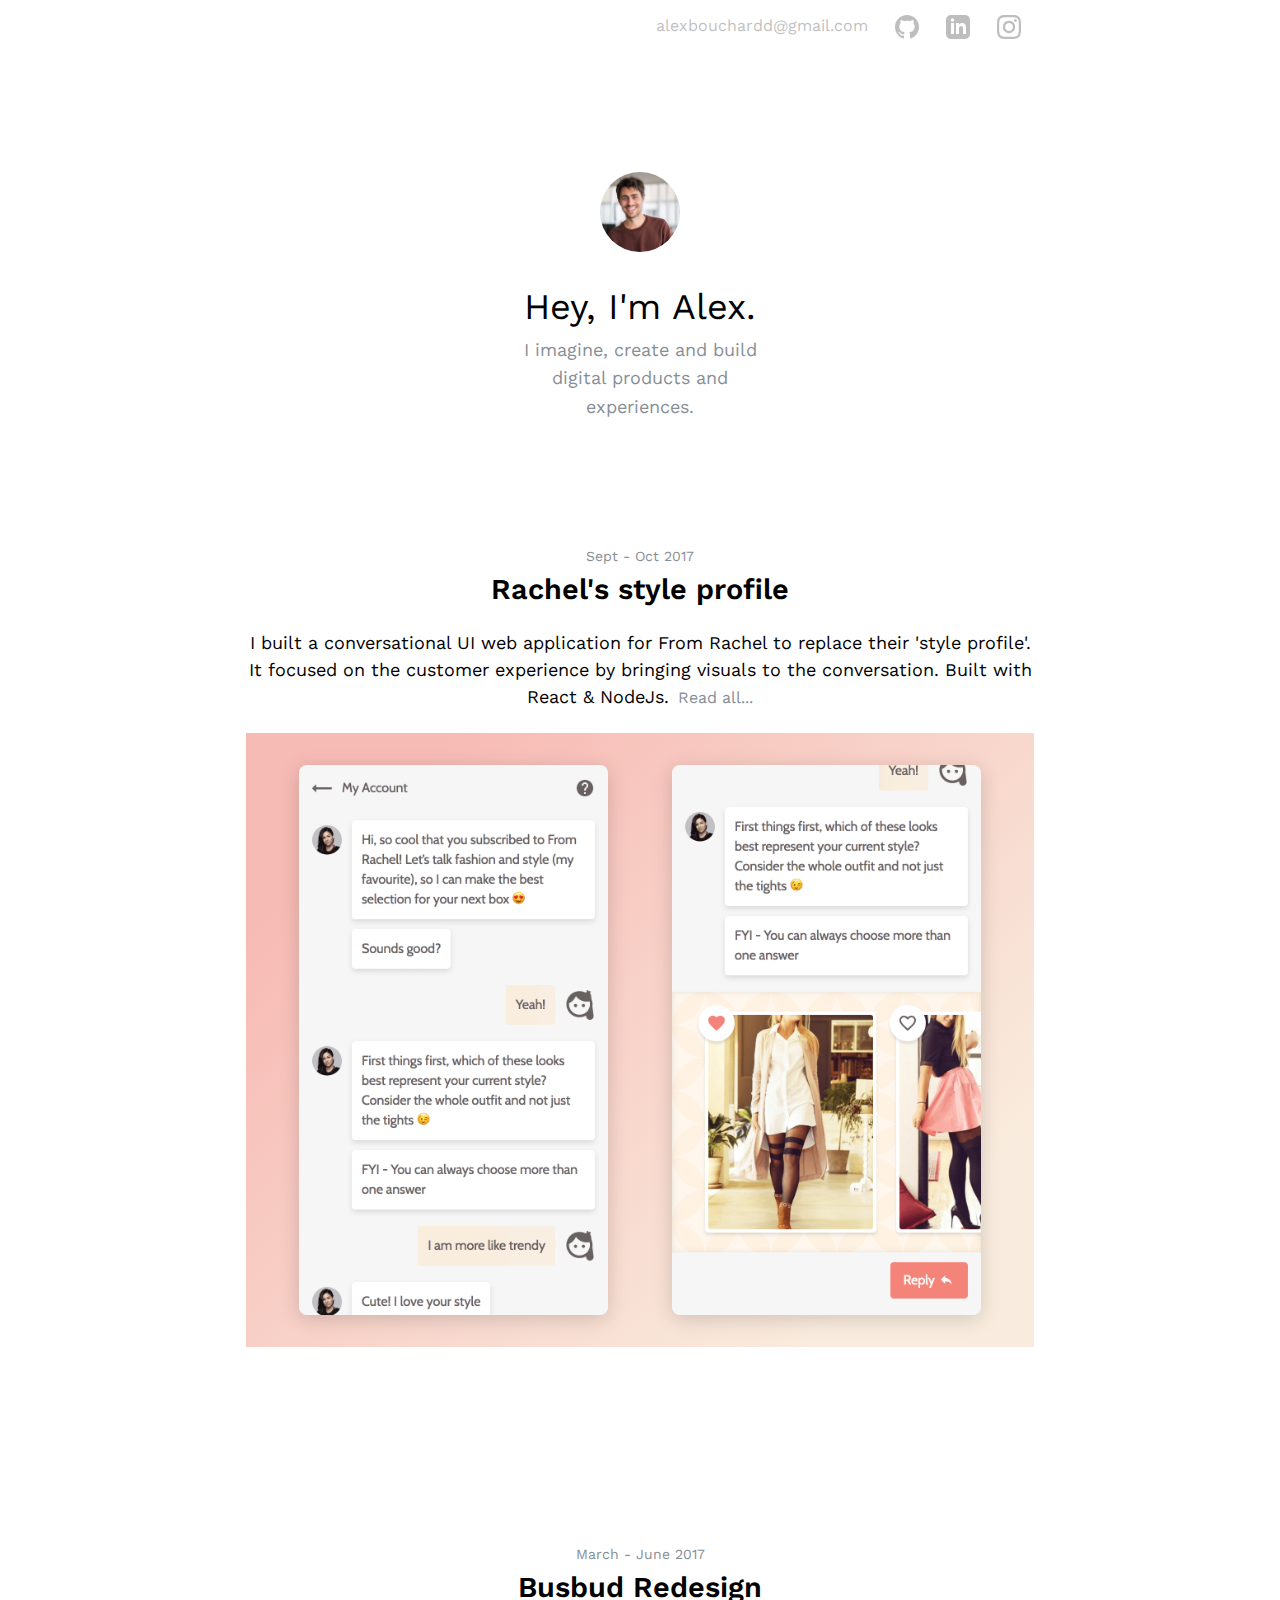
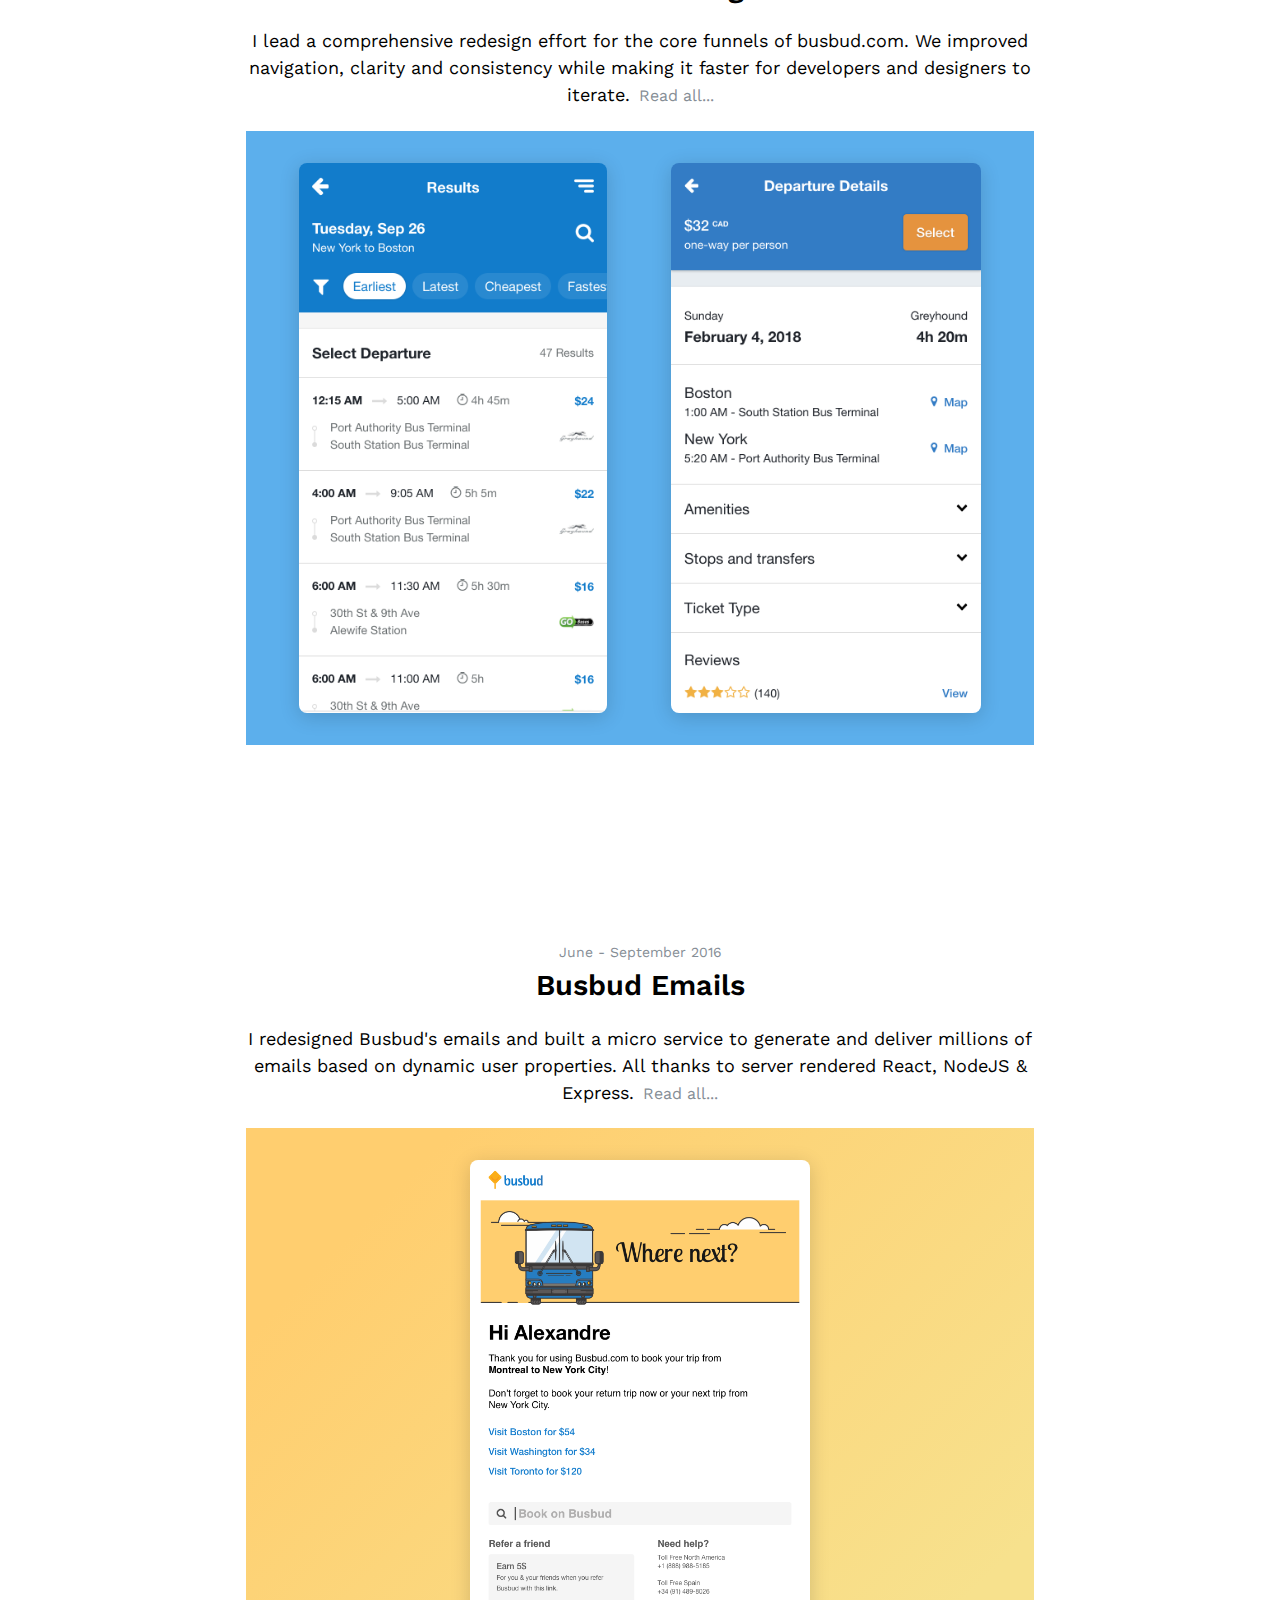
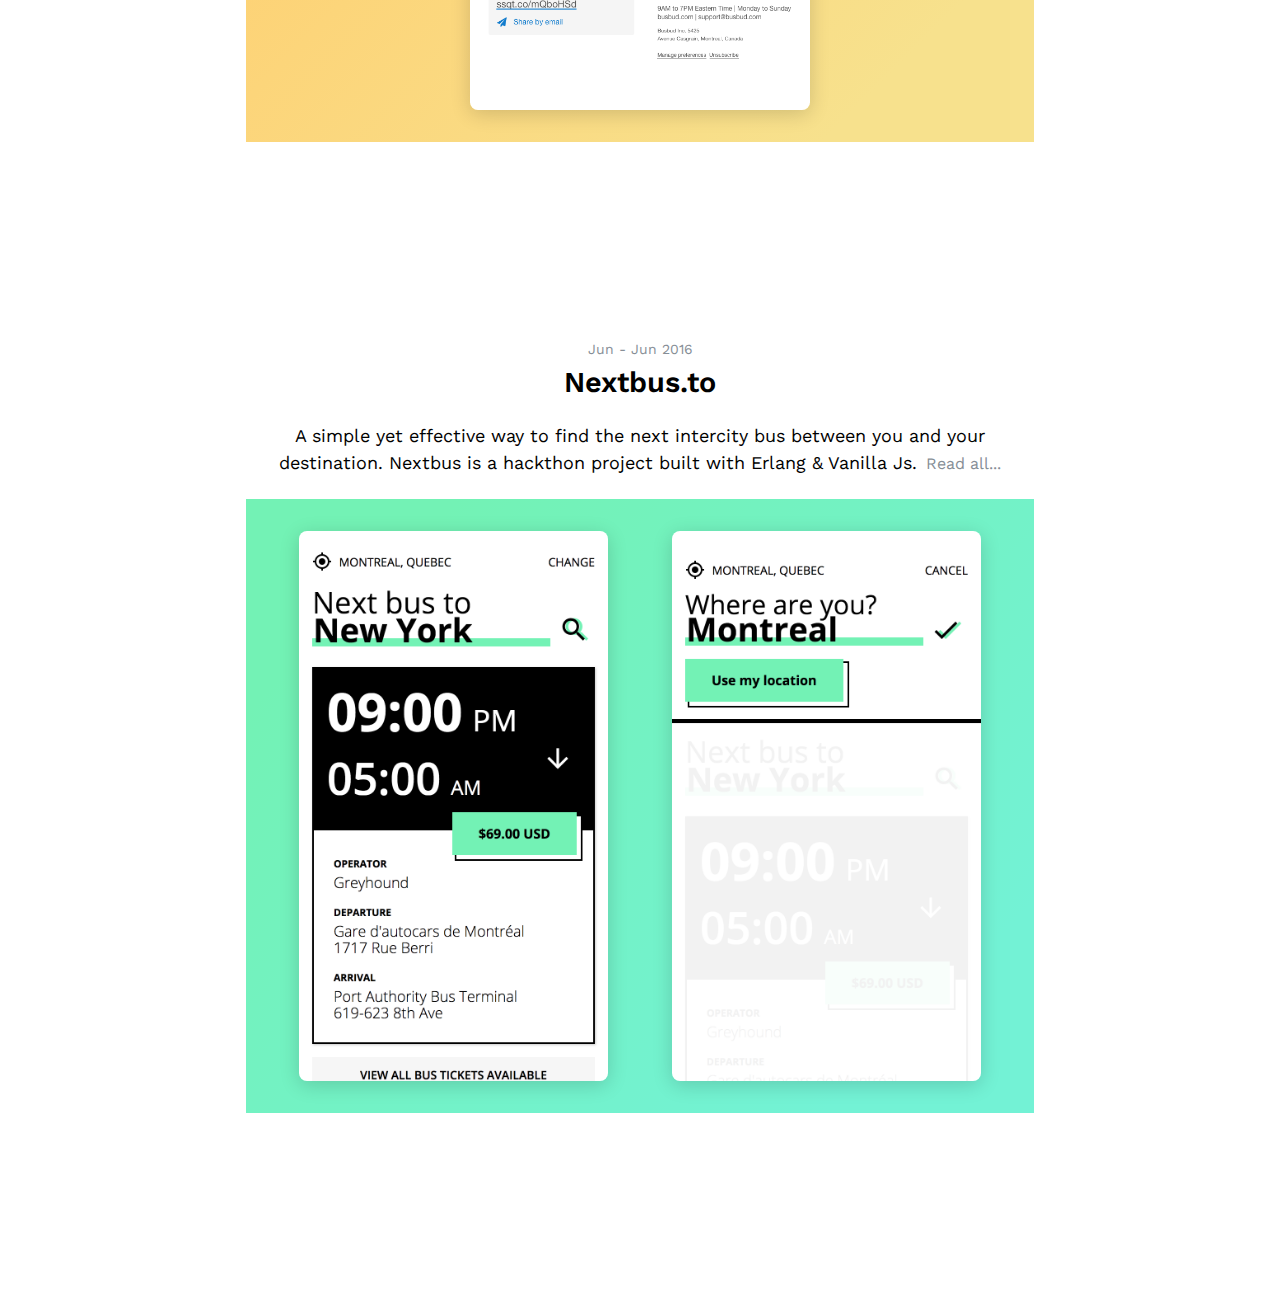
<file: index.html>
<!DOCTYPE html><html><head><meta charset="utf-8"/><meta http-equiv="x-ua-compatible" content="ie=edge"/><meta name="viewport" content="width=device-width, initial-scale=1, shrink-to-fit=no"/><link rel="preload" href="/component---src-layouts-index-js-3010fd3db16922624ec7.js" as="script"/><link rel="preload" href="/component---src-pages-index-js-6cd1b7dcdf58fcb80ff3.js" as="script"/><link rel="preload" href="/path---index-302b79157335b092a5ad.js" as="script"/><link rel="preload" href="/app-72fbdc803cc58650a008.js" as="script"/><link rel="preload" href="/commons-c9201d6f19c634d0f23b.js" as="script"/><title data-react-helmet="true">Alex Bouchard - Portfolio</title><link data-react-helmet="true" rel="icon" type="image/ico" href="/static/favicon.921bebd7.ico"/><link data-react-helmet="true" href="https://fonts.googleapis.com/css?family=Work+Sans:400,500,600,700" rel="stylesheet"/><meta data-react-helmet="true" name="description" content="Designer and technologist with a just a tad too much energy."/><style id="gatsby-inlined-css">*,:after,:before{box-sizing:border-box}html{font-family:sans-serif;line-height:1.15;-webkit-text-size-adjust:100%;-ms-text-size-adjust:100%;-ms-overflow-style:scrollbar;-webkit-tap-highlight-color:transparent}@-ms-viewport{width:device-width}article,aside,dialog,figcaption,figure,footer,header,hgroup,main,nav,section{display:block}body{margin:0;font-family:Work Sans,sans-serif;font-size:1rem;font-weight:400;line-height:1.5;color:#000;text-align:left;background-color:#fff}[tabindex="-1"]:focus{outline:none!important}hr{box-sizing:content-box;height:0;overflow:visible}h1,h2,h3,h4,h5,h6{margin-top:0;margin-bottom:.5rem}p{margin-top:0;margin-bottom:1rem}abbr[data-original-title],abbr[title]{text-decoration:underline;text-decoration:underline dotted;cursor:help;border-bottom:0}address{font-style:normal;line-height:inherit}address,dl,ol,ul{margin-bottom:1rem}dl,ol,ul{margin-top:0}ol ol,ol ul,ul ol,ul ul{margin-bottom:0}dt{font-weight:700}dd{margin-bottom:.5rem;margin-left:0}blockquote{margin:0 0 1rem}dfn{font-style:italic}b,strong{font-weight:bolder}small{font-size:80%}sub,sup{position:relative;font-size:75%;line-height:0;vertical-align:baseline}sub{bottom:-.25em}sup{top:-.5em}a{color:#007bff;text-decoration:none;background-color:transparent;-webkit-text-decoration-skip:objects}a:hover{color:#0056b3;text-decoration:underline}a:not([href]):not([tabindex]),a:not([href]):not([tabindex]):focus,a:not([href]):not([tabindex]):hover{color:inherit;text-decoration:none}a:not([href]):not([tabindex]):focus{outline:0}code,kbd,pre,samp{font-family:monospace,monospace;font-size:1em}pre{margin-top:0;margin-bottom:1rem;overflow:auto}figure{margin:0 0 1rem}img{vertical-align:middle;border-style:none}svg:not(:root){overflow:hidden}[role=button],a,area,button,input,label,select,summary,textarea{touch-action:manipulation}table{border-collapse:collapse}caption{padding-top:.75rem;padding-bottom:.75rem;color:#868e96;text-align:left;caption-side:bottom}th{text-align:inherit}label{display:inline-block;margin-bottom:.5rem}button:focus{outline:1px dotted;outline:5px auto -webkit-focus-ring-color}button,input,optgroup,select,textarea{margin:0;font-family:inherit;font-size:inherit;line-height:inherit}button,input{overflow:visible}button,select{text-transform:none}[type=reset],[type=submit],button,html [type=button]{-webkit-appearance:button}[type=button]::-moz-focus-inner,[type=reset]::-moz-focus-inner,[type=submit]::-moz-focus-inner,button::-moz-focus-inner{padding:0;border-style:none}input[type=checkbox],input[type=radio]{box-sizing:border-box;padding:0}input[type=date],input[type=datetime-local],input[type=month],input[type=time]{-webkit-appearance:listbox}textarea{overflow:auto;resize:vertical}fieldset{min-width:0;padding:0;margin:0;border:0}legend{display:block;width:100%;max-width:100%;padding:0;margin-bottom:.5rem;font-size:1.5rem;line-height:inherit;color:inherit;white-space:normal}progress{vertical-align:baseline}[type=number]::-webkit-inner-spin-button,[type=number]::-webkit-outer-spin-button{height:auto}[type=search]{outline-offset:-2px;-webkit-appearance:none}[type=search]::-webkit-search-cancel-button,[type=search]::-webkit-search-decoration{-webkit-appearance:none}::-webkit-file-upload-button{font:inherit;-webkit-appearance:button}output{display:inline-block}summary{display:list-item}template{display:none}[hidden]{display:none!important}.container{margin-right:auto;margin-left:auto;padding-right:16px;padding-left:16px;width:100%}@media (min-width:576px){.container{max-width:540px}}@media (min-width:768px){.container{max-width:720px}}@media (min-width:992px){.container{max-width:960px}}@media (min-width:1200px){.container{max-width:1140px}}.container-fluid{margin-right:auto;margin-left:auto;padding-right:16px;padding-left:16px;width:100%}.row{display:flex;flex-wrap:wrap;margin-right:-16px;margin-left:-16px}.no-gutters{margin-right:0;margin-left:0}.no-gutters>.col,.no-gutters>[class*=col-]{padding-right:0;padding-left:0}.col,.col-1,.col-2,.col-3,.col-4,.col-5,.col-6,.col-7,.col-8,.col-9,.col-10,.col-11,.col-12,.col-auto,.col-lg,.col-lg-1,.col-lg-2,.col-lg-3,.col-lg-4,.col-lg-5,.col-lg-6,.col-lg-7,.col-lg-8,.col-lg-9,.col-lg-10,.col-lg-11,.col-lg-12,.col-lg-auto,.col-md,.col-md-1,.col-md-2,.col-md-3,.col-md-4,.col-md-5,.col-md-6,.col-md-7,.col-md-8,.col-md-9,.col-md-10,.col-md-11,.col-md-12,.col-md-auto,.col-sm,.col-sm-1,.col-sm-2,.col-sm-3,.col-sm-4,.col-sm-5,.col-sm-6,.col-sm-7,.col-sm-8,.col-sm-9,.col-sm-10,.col-sm-11,.col-sm-12,.col-sm-auto,.col-xl,.col-xl-1,.col-xl-2,.col-xl-3,.col-xl-4,.col-xl-5,.col-xl-6,.col-xl-7,.col-xl-8,.col-xl-9,.col-xl-10,.col-xl-11,.col-xl-12,.col-xl-auto{position:relative;width:100%;min-height:1px;padding-right:16px;padding-left:16px}.col{flex-basis:0;flex-grow:1;max-width:100%}.col-auto{flex:0 0 auto;width:auto;max-width:none}.col-1{flex:0 0 8.33333333%;max-width:8.33333333%}.col-2{flex:0 0 16.66666667%;max-width:16.66666667%}.col-3{flex:0 0 25%;max-width:25%}.col-4{flex:0 0 33.33333333%;max-width:33.33333333%}.col-5{flex:0 0 41.66666667%;max-width:41.66666667%}.col-6{flex:0 0 50%;max-width:50%}.col-7{flex:0 0 58.33333333%;max-width:58.33333333%}.col-8{flex:0 0 66.66666667%;max-width:66.66666667%}.col-9{flex:0 0 75%;max-width:75%}.col-10{flex:0 0 83.33333333%;max-width:83.33333333%}.col-11{flex:0 0 91.66666667%;max-width:91.66666667%}.col-12{flex:0 0 100%;max-width:100%}.order-1{order:1}.order-2{order:2}.order-3{order:3}.order-4{order:4}.order-5{order:5}.order-6{order:6}.order-7{order:7}.order-8{order:8}.order-9{order:9}.order-10{order:10}.order-11{order:11}.order-12{order:12}@media (min-width:576px){.col-sm{flex-basis:0;flex-grow:1;max-width:100%}.col-sm-auto{flex:0 0 auto;width:auto;max-width:none}.col-sm-1{flex:0 0 8.33333333%;max-width:8.33333333%}.col-sm-2{flex:0 0 16.66666667%;max-width:16.66666667%}.col-sm-3{flex:0 0 25%;max-width:25%}.col-sm-4{flex:0 0 33.33333333%;max-width:33.33333333%}.col-sm-5{flex:0 0 41.66666667%;max-width:41.66666667%}.col-sm-6{flex:0 0 50%;max-width:50%}.col-sm-7{flex:0 0 58.33333333%;max-width:58.33333333%}.col-sm-8{flex:0 0 66.66666667%;max-width:66.66666667%}.col-sm-9{flex:0 0 75%;max-width:75%}.col-sm-10{flex:0 0 83.33333333%;max-width:83.33333333%}.col-sm-11{flex:0 0 91.66666667%;max-width:91.66666667%}.col-sm-12{flex:0 0 100%;max-width:100%}.order-sm-1{order:1}.order-sm-2{order:2}.order-sm-3{order:3}.order-sm-4{order:4}.order-sm-5{order:5}.order-sm-6{order:6}.order-sm-7{order:7}.order-sm-8{order:8}.order-sm-9{order:9}.order-sm-10{order:10}.order-sm-11{order:11}.order-sm-12{order:12}}@media (min-width:768px){.col-md{flex-basis:0;flex-grow:1;max-width:100%}.col-md-auto{flex:0 0 auto;width:auto;max-width:none}.col-md-1{flex:0 0 8.33333333%;max-width:8.33333333%}.col-md-2{flex:0 0 16.66666667%;max-width:16.66666667%}.col-md-3{flex:0 0 25%;max-width:25%}.col-md-4{flex:0 0 33.33333333%;max-width:33.33333333%}.col-md-5{flex:0 0 41.66666667%;max-width:41.66666667%}.col-md-6{flex:0 0 50%;max-width:50%}.col-md-7{flex:0 0 58.33333333%;max-width:58.33333333%}.col-md-8{flex:0 0 66.66666667%;max-width:66.66666667%}.col-md-9{flex:0 0 75%;max-width:75%}.col-md-10{flex:0 0 83.33333333%;max-width:83.33333333%}.col-md-11{flex:0 0 91.66666667%;max-width:91.66666667%}.col-md-12{flex:0 0 100%;max-width:100%}.order-md-1{order:1}.order-md-2{order:2}.order-md-3{order:3}.order-md-4{order:4}.order-md-5{order:5}.order-md-6{order:6}.order-md-7{order:7}.order-md-8{order:8}.order-md-9{order:9}.order-md-10{order:10}.order-md-11{order:11}.order-md-12{order:12}}@media (min-width:992px){.col-lg{flex-basis:0;flex-grow:1;max-width:100%}.col-lg-auto{flex:0 0 auto;width:auto;max-width:none}.col-lg-1{flex:0 0 8.33333333%;max-width:8.33333333%}.col-lg-2{flex:0 0 16.66666667%;max-width:16.66666667%}.col-lg-3{flex:0 0 25%;max-width:25%}.col-lg-4{flex:0 0 33.33333333%;max-width:33.33333333%}.col-lg-5{flex:0 0 41.66666667%;max-width:41.66666667%}.col-lg-6{flex:0 0 50%;max-width:50%}.col-lg-7{flex:0 0 58.33333333%;max-width:58.33333333%}.col-lg-8{flex:0 0 66.66666667%;max-width:66.66666667%}.col-lg-9{flex:0 0 75%;max-width:75%}.col-lg-10{flex:0 0 83.33333333%;max-width:83.33333333%}.col-lg-11{flex:0 0 91.66666667%;max-width:91.66666667%}.col-lg-12{flex:0 0 100%;max-width:100%}.order-lg-1{order:1}.order-lg-2{order:2}.order-lg-3{order:3}.order-lg-4{order:4}.order-lg-5{order:5}.order-lg-6{order:6}.order-lg-7{order:7}.order-lg-8{order:8}.order-lg-9{order:9}.order-lg-10{order:10}.order-lg-11{order:11}.order-lg-12{order:12}}@media (min-width:1200px){.col-xl{flex-basis:0;flex-grow:1;max-width:100%}.col-xl-auto{flex:0 0 auto;width:auto;max-width:none}.col-xl-1{flex:0 0 8.33333333%;max-width:8.33333333%}.col-xl-2{flex:0 0 16.66666667%;max-width:16.66666667%}.col-xl-3{flex:0 0 25%;max-width:25%}.col-xl-4{flex:0 0 33.33333333%;max-width:33.33333333%}.col-xl-5{flex:0 0 41.66666667%;max-width:41.66666667%}.col-xl-6{flex:0 0 50%;max-width:50%}.col-xl-7{flex:0 0 58.33333333%;max-width:58.33333333%}.col-xl-8{flex:0 0 66.66666667%;max-width:66.66666667%}.col-xl-9{flex:0 0 75%;max-width:75%}.col-xl-10{flex:0 0 83.33333333%;max-width:83.33333333%}.col-xl-11{flex:0 0 91.66666667%;max-width:91.66666667%}.col-xl-12{flex:0 0 100%;max-width:100%}.order-xl-1{order:1}.order-xl-2{order:2}.order-xl-3{order:3}.order-xl-4{order:4}.order-xl-5{order:5}.order-xl-6{order:6}.order-xl-7{order:7}.order-xl-8{order:8}.order-xl-9{order:9}.order-xl-10{order:10}.order-xl-11{order:11}.order-xl-12{order:12}}.btn{display:inline-block;font-weight:400;text-align:center;white-space:nowrap;vertical-align:middle;user-select:none;border:1px solid transparent;padding:.75rem 1rem;font-size:1rem;line-height:1.25;border-radius:.25rem;transition:background-color .15s ease-in-out,border-color .15s ease-in-out,box-shadow .15s ease-in-out}.btn:focus,.btn:hover{text-decoration:none}.btn.focus,.btn:focus{outline:0;box-shadow:none}.btn.disabled,.btn:disabled{opacity:.65;box-shadow:none}.btn.active,.btn:active{background-image:none;box-shadow:none,none}a.btn.disabled,fieldset[disabled] a.btn{pointer-events:none}.btn-primary{color:#fff;background-color:#007bff;border-color:#007bff;box-shadow:none}.btn-primary:hover{color:#fff;background-color:#0069d9;border-color:#0062cc}.btn-primary.focus,.btn-primary:focus{box-shadow:none,0 0 0 3px rgba(0,123,255,.5)}.btn-primary.disabled,.btn-primary:disabled{background-color:#007bff;border-color:#007bff}.btn-primary.active,.btn-primary:active,.show>.btn-primary.dropdown-toggle{background-color:#0069d9;background-image:none;border-color:#0062cc;box-shadow:none}.btn-secondary{color:#fff;background-color:#868e96;border-color:#868e96;box-shadow:none}.btn-secondary:hover{color:#fff;background-color:#727b84;border-color:#6c757d}.btn-secondary.focus,.btn-secondary:focus{box-shadow:none,0 0 0 3px hsla(210,7%,56%,.5)}.btn-secondary.disabled,.btn-secondary:disabled{background-color:#868e96;border-color:#868e96}.btn-secondary.active,.btn-secondary:active,.show>.btn-secondary.dropdown-toggle{background-color:#727b84;background-image:none;border-color:#6c757d;box-shadow:none}.btn-success{color:#fff;background-color:#28a745;border-color:#28a745;box-shadow:none}.btn-success:hover{color:#fff;background-color:#218838;border-color:#1e7e34}.btn-success.focus,.btn-success:focus{box-shadow:none,0 0 0 3px rgba(40,167,69,.5)}.btn-success.disabled,.btn-success:disabled{background-color:#28a745;border-color:#28a745}.btn-success.active,.btn-success:active,.show>.btn-success.dropdown-toggle{background-color:#218838;background-image:none;border-color:#1e7e34;box-shadow:none}.btn-info{color:#fff;background-color:#17a2b8;border-color:#17a2b8;box-shadow:none}.btn-info:hover{color:#fff;background-color:#138496;border-color:#117a8b}.btn-info.focus,.btn-info:focus{box-shadow:none,0 0 0 3px rgba(23,162,184,.5)}.btn-info.disabled,.btn-info:disabled{background-color:#17a2b8;border-color:#17a2b8}.btn-info.active,.btn-info:active,.show>.btn-info.dropdown-toggle{background-color:#138496;background-image:none;border-color:#117a8b;box-shadow:none}.btn-warning{color:#111;background-color:#ffc107;border-color:#ffc107;box-shadow:none}.btn-warning:hover{color:#111;background-color:#e0a800;border-color:#d39e00}.btn-warning.focus,.btn-warning:focus{box-shadow:none,0 0 0 3px rgba(255,193,7,.5)}.btn-warning.disabled,.btn-warning:disabled{background-color:#ffc107;border-color:#ffc107}.btn-warning.active,.btn-warning:active,.show>.btn-warning.dropdown-toggle{background-color:#e0a800;background-image:none;border-color:#d39e00;box-shadow:none}.btn-danger{color:#fff;background-color:#dc3545;border-color:#dc3545;box-shadow:none}.btn-danger:hover{color:#fff;background-color:#c82333;border-color:#bd2130}.btn-danger.focus,.btn-danger:focus{box-shadow:none,0 0 0 3px rgba(220,53,69,.5)}.btn-danger.disabled,.btn-danger:disabled{background-color:#dc3545;border-color:#dc3545}.btn-danger.active,.btn-danger:active,.show>.btn-danger.dropdown-toggle{background-color:#c82333;background-image:none;border-color:#bd2130;box-shadow:none}.btn-light{color:#111;background-color:#f7f7f7;border-color:#f7f7f7;box-shadow:none}.btn-light:hover{color:#111;background-color:#e4e4e4;border-color:#dedddd}.btn-light.focus,.btn-light:focus{box-shadow:none,0 0 0 3px hsla(0,0%,97%,.5)}.btn-light.disabled,.btn-light:disabled{background-color:#f7f7f7;border-color:#f7f7f7}.btn-light.active,.btn-light:active,.show>.btn-light.dropdown-toggle{background-color:#e4e4e4;background-image:none;border-color:#dedddd;box-shadow:none}.btn-dark{box-shadow:none}.btn-dark,.btn-dark:hover{color:#fff;background-color:#000;border-color:#000}.btn-dark.focus,.btn-dark:focus{box-shadow:none,0 0 0 3px rgba(0,0,0,.5)}.btn-dark.disabled,.btn-dark:disabled{background-color:#000;border-color:#000}.btn-dark.active,.btn-dark:active,.show>.btn-dark.dropdown-toggle{background-color:#000;background-image:none;border-color:#000;box-shadow:none}.btn-white{color:#111;background-color:#fff;border-color:#fff;box-shadow:none}.btn-white:hover{color:#111;background-color:#ececec;border-color:#e6e5e5}.btn-white.focus,.btn-white:focus{box-shadow:none,0 0 0 3px hsla(0,0%,100%,.5)}.btn-white.disabled,.btn-white:disabled{background-color:#fff;border-color:#fff}.btn-white.active,.btn-white:active,.show>.btn-white.dropdown-toggle{background-color:#ececec;background-image:none;border-color:#e6e5e5;box-shadow:none}.btn-outline-primary{color:#007bff;background-color:transparent;background-image:none;border-color:#007bff}.btn-outline-primary:hover{color:#fff;background-color:#007bff;border-color:#007bff}.btn-outline-primary.focus,.btn-outline-primary:focus{box-shadow:0 0 0 3px rgba(0,123,255,.5)}.btn-outline-primary.disabled,.btn-outline-primary:disabled{color:#007bff;background-color:transparent}.btn-outline-primary.active,.btn-outline-primary:active,.show>.btn-outline-primary.dropdown-toggle{color:#fff;background-color:#007bff;border-color:#007bff}.btn-outline-secondary{color:#868e96;background-color:transparent;background-image:none;border-color:#868e96}.btn-outline-secondary:hover{color:#fff;background-color:#868e96;border-color:#868e96}.btn-outline-secondary.focus,.btn-outline-secondary:focus{box-shadow:0 0 0 3px hsla(210,7%,56%,.5)}.btn-outline-secondary.disabled,.btn-outline-secondary:disabled{color:#868e96;background-color:transparent}.btn-outline-secondary.active,.btn-outline-secondary:active,.show>.btn-outline-secondary.dropdown-toggle{color:#fff;background-color:#868e96;border-color:#868e96}.btn-outline-success{color:#28a745;background-color:transparent;background-image:none;border-color:#28a745}.btn-outline-success:hover{color:#fff;background-color:#28a745;border-color:#28a745}.btn-outline-success.focus,.btn-outline-success:focus{box-shadow:0 0 0 3px rgba(40,167,69,.5)}.btn-outline-success.disabled,.btn-outline-success:disabled{color:#28a745;background-color:transparent}.btn-outline-success.active,.btn-outline-success:active,.show>.btn-outline-success.dropdown-toggle{color:#fff;background-color:#28a745;border-color:#28a745}.btn-outline-info{color:#17a2b8;background-color:transparent;background-image:none;border-color:#17a2b8}.btn-outline-info:hover{color:#fff;background-color:#17a2b8;border-color:#17a2b8}.btn-outline-info.focus,.btn-outline-info:focus{box-shadow:0 0 0 3px rgba(23,162,184,.5)}.btn-outline-info.disabled,.btn-outline-info:disabled{color:#17a2b8;background-color:transparent}.btn-outline-info.active,.btn-outline-info:active,.show>.btn-outline-info.dropdown-toggle{color:#fff;background-color:#17a2b8;border-color:#17a2b8}.btn-outline-warning{color:#ffc107;background-color:transparent;background-image:none;border-color:#ffc107}.btn-outline-warning:hover{color:#fff;background-color:#ffc107;border-color:#ffc107}.btn-outline-warning.focus,.btn-outline-warning:focus{box-shadow:0 0 0 3px rgba(255,193,7,.5)}.btn-outline-warning.disabled,.btn-outline-warning:disabled{color:#ffc107;background-color:transparent}.btn-outline-warning.active,.btn-outline-warning:active,.show>.btn-outline-warning.dropdown-toggle{color:#fff;background-color:#ffc107;border-color:#ffc107}.btn-outline-danger{color:#dc3545;background-color:transparent;background-image:none;border-color:#dc3545}.btn-outline-danger:hover{color:#fff;background-color:#dc3545;border-color:#dc3545}.btn-outline-danger.focus,.btn-outline-danger:focus{box-shadow:0 0 0 3px rgba(220,53,69,.5)}.btn-outline-danger.disabled,.btn-outline-danger:disabled{color:#dc3545;background-color:transparent}.btn-outline-danger.active,.btn-outline-danger:active,.show>.btn-outline-danger.dropdown-toggle{color:#fff;background-color:#dc3545;border-color:#dc3545}.btn-outline-light{color:#f7f7f7;background-color:transparent;background-image:none;border-color:#f7f7f7}.btn-outline-light:hover{color:#fff;background-color:#f7f7f7;border-color:#f7f7f7}.btn-outline-light.focus,.btn-outline-light:focus{box-shadow:0 0 0 3px hsla(0,0%,97%,.5)}.btn-outline-light.disabled,.btn-outline-light:disabled{color:#f7f7f7;background-color:transparent}.btn-outline-light.active,.btn-outline-light:active,.show>.btn-outline-light.dropdown-toggle{color:#fff;background-color:#f7f7f7;border-color:#f7f7f7}.btn-outline-dark{color:#000;background-color:transparent;background-image:none;border-color:#000}.btn-outline-dark:hover{color:#fff;background-color:#000;border-color:#000}.btn-outline-dark.focus,.btn-outline-dark:focus{box-shadow:0 0 0 3px rgba(0,0,0,.5)}.btn-outline-dark.disabled,.btn-outline-dark:disabled{color:#000;background-color:transparent}.btn-outline-dark.active,.btn-outline-dark:active,.show>.btn-outline-dark.dropdown-toggle{color:#fff;background-color:#000;border-color:#000}.btn-outline-white{color:#fff;background-color:transparent;background-image:none;border-color:#fff}.btn-outline-white:hover{color:#fff;background-color:#fff;border-color:#fff}.btn-outline-white.focus,.btn-outline-white:focus{box-shadow:0 0 0 3px hsla(0,0%,100%,.5)}.btn-outline-white.disabled,.btn-outline-white:disabled{color:#fff;background-color:transparent}.btn-outline-white.active,.btn-outline-white:active,.show>.btn-outline-white.dropdown-toggle{color:#fff;background-color:#fff;border-color:#fff}.btn-link{font-weight:400;color:#007bff;border-radius:0}.btn-link,.btn-link.active,.btn-link:active,.btn-link:disabled{background-color:transparent;box-shadow:none}.btn-link,.btn-link:active,.btn-link:focus{border-color:transparent;box-shadow:none}.btn-link:hover{border-color:transparent}.btn-link:focus,.btn-link:hover{color:#0056b3;text-decoration:underline;background-color:transparent}.btn-link:disabled{color:#868e96}.btn-link:disabled:focus,.btn-link:disabled:hover{text-decoration:none}.btn-lg{padding:.5rem 1rem;font-size:1.125rem;line-height:1.5;border-radius:.5rem}.btn-sm{padding:.25rem .5rem;font-size:.875rem;line-height:1.5;border-radius:0 .125rem}.btn-block{display:block;width:100%}.btn-block+.btn-block{margin-top:.5rem}input[type=button].btn-block,input[type=reset].btn-block,input[type=submit].btn-block{width:100%}.fade{opacity:0;transition:opacity .15s linear}.fade.show{opacity:1}.collapse{display:none}.collapse.show{display:block}tr.collapse.show{display:table-row}tbody.collapse.show{display:table-row-group}.collapsing{position:relative;height:0;overflow:hidden;transition:height .35s ease}.align-baseline{vertical-align:baseline!important}.align-top{vertical-align:top!important}.align-middle{vertical-align:middle!important}.align-bottom{vertical-align:bottom!important}.align-text-bottom{vertical-align:text-bottom!important}.align-text-top{vertical-align:text-top!important}.bg-primary{background-color:#007bff!important}a.bg-primary:focus,a.bg-primary:hover{background-color:#0062cc!important}.bg-secondary{background-color:#868e96!important}a.bg-secondary:focus,a.bg-secondary:hover{background-color:#6c757d!important}.bg-success{background-color:#28a745!important}a.bg-success:focus,a.bg-success:hover{background-color:#1e7e34!important}.bg-info{background-color:#17a2b8!important}a.bg-info:focus,a.bg-info:hover{background-color:#117a8b!important}.bg-warning{background-color:#ffc107!important}a.bg-warning:focus,a.bg-warning:hover{background-color:#d39e00!important}.bg-danger{background-color:#dc3545!important}a.bg-danger:focus,a.bg-danger:hover{background-color:#bd2130!important}.bg-light{background-color:#f7f7f7!important}a.bg-light:focus,a.bg-light:hover{background-color:#dedddd!important}.bg-dark,a.bg-dark:focus,a.bg-dark:hover{background-color:#000!important}a.bg-white:focus,a.bg-white:hover{background-color:#e6e5e5!important}.bg-white{background-color:#fff!important}.bg-transparent{background-color:transparent!important}.border{border:1px solid #e9ecef!important}.border-0{border:0!important}.border-top-0{border-top:0!important}.border-right-0{border-right:0!important}.border-bottom-0{border-bottom:0!important}.border-left-0{border-left:0!important}.border-primary{border-color:#007bff!important}.border-secondary{border-color:#868e96!important}.border-success{border-color:#28a745!important}.border-info{border-color:#17a2b8!important}.border-warning{border-color:#ffc107!important}.border-danger{border-color:#dc3545!important}.border-light{border-color:#f7f7f7!important}.border-dark{border-color:#000!important}.border-white{border-color:#fff!important}.rounded{border-radius:.25rem!important}.rounded-top{border-top-left-radius:.25rem!important}.rounded-right,.rounded-top{border-top-right-radius:.25rem!important}.rounded-bottom,.rounded-right{border-bottom-right-radius:.25rem!important}.rounded-bottom,.rounded-left{border-bottom-left-radius:.25rem!important}.rounded-left{border-top-left-radius:.25rem!important}.rounded-circle{border-radius:50%}.rounded-0{border-radius:0}.clearfix:after{display:block;clear:both;content:""}.d-none{display:none!important}.d-inline{display:inline!important}.d-inline-block{display:inline-block!important}.d-block{display:block!important}.d-table{display:table!important}.d-table-cell{display:table-cell!important}.d-flex{display:flex!important}.d-inline-flex{display:inline-flex!important}@media (min-width:576px){.d-sm-none{display:none!important}.d-sm-inline{display:inline!important}.d-sm-inline-block{display:inline-block!important}.d-sm-block{display:block!important}.d-sm-table{display:table!important}.d-sm-table-cell{display:table-cell!important}.d-sm-flex{display:flex!important}.d-sm-inline-flex{display:inline-flex!important}}@media (min-width:768px){.d-md-none{display:none!important}.d-md-inline{display:inline!important}.d-md-inline-block{display:inline-block!important}.d-md-block{display:block!important}.d-md-table{display:table!important}.d-md-table-cell{display:table-cell!important}.d-md-flex{display:flex!important}.d-md-inline-flex{display:inline-flex!important}}@media (min-width:992px){.d-lg-none{display:none!important}.d-lg-inline{display:inline!important}.d-lg-inline-block{display:inline-block!important}.d-lg-block{display:block!important}.d-lg-table{display:table!important}.d-lg-table-cell{display:table-cell!important}.d-lg-flex{display:flex!important}.d-lg-inline-flex{display:inline-flex!important}}@media (min-width:1200px){.d-xl-none{display:none!important}.d-xl-inline{display:inline!important}.d-xl-inline-block{display:inline-block!important}.d-xl-block{display:block!important}.d-xl-table{display:table!important}.d-xl-table-cell{display:table-cell!important}.d-xl-flex{display:flex!important}.d-xl-inline-flex{display:inline-flex!important}}.d-print-block{display:none!important}@media print{.d-print-block{display:block!important}}.d-print-inline{display:none!important}@media print{.d-print-inline{display:inline!important}}.d-print-inline-block{display:none!important}@media print{.d-print-inline-block{display:inline-block!important}}@media print{.d-print-none{display:none!important}}.embed-responsive{position:relative;display:block;width:100%;padding:0;overflow:hidden}.embed-responsive:before{display:block;content:""}.embed-responsive .embed-responsive-item,.embed-responsive embed,.embed-responsive iframe,.embed-responsive object,.embed-responsive video{position:absolute;top:0;bottom:0;left:0;width:100%;height:100%;border:0}.embed-responsive-21by9:before{padding-top:42.85714286%}.embed-responsive-16by9:before{padding-top:56.25%}.embed-responsive-4by3:before{padding-top:75%}.embed-responsive-1by1:before{padding-top:100%}.flex-row{flex-direction:row!important}.flex-column{flex-direction:column!important}.flex-row-reverse{flex-direction:row-reverse!important}.flex-column-reverse{flex-direction:column-reverse!important}.flex-wrap{flex-wrap:wrap!important}.flex-nowrap{flex-wrap:nowrap!important}.flex-wrap-reverse{flex-wrap:wrap-reverse!important}.justify-content-start{justify-content:flex-start!important}.justify-content-end{justify-content:flex-end!important}.justify-content-center{justify-content:center!important}.justify-content-between{justify-content:space-between!important}.justify-content-around{justify-content:space-around!important}.align-items-start{align-items:flex-start!important}.align-items-end{align-items:flex-end!important}.align-items-center{align-items:center!important}.align-items-baseline{align-items:baseline!important}.align-items-stretch{align-items:stretch!important}.align-content-start{align-content:flex-start!important}.align-content-end{align-content:flex-end!important}.align-content-center{align-content:center!important}.align-content-between{align-content:space-between!important}.align-content-around{align-content:space-around!important}.align-content-stretch{align-content:stretch!important}.align-self-auto{align-self:auto!important}.align-self-start{align-self:flex-start!important}.align-self-end{align-self:flex-end!important}.align-self-center{align-self:center!important}.align-self-baseline{align-self:baseline!important}.align-self-stretch{align-self:stretch!important}@media (min-width:576px){.flex-sm-row{flex-direction:row!important}.flex-sm-column{flex-direction:column!important}.flex-sm-row-reverse{flex-direction:row-reverse!important}.flex-sm-column-reverse{flex-direction:column-reverse!important}.flex-sm-wrap{flex-wrap:wrap!important}.flex-sm-nowrap{flex-wrap:nowrap!important}.flex-sm-wrap-reverse{flex-wrap:wrap-reverse!important}.justify-content-sm-start{justify-content:flex-start!important}.justify-content-sm-end{justify-content:flex-end!important}.justify-content-sm-center{justify-content:center!important}.justify-content-sm-between{justify-content:space-between!important}.justify-content-sm-around{justify-content:space-around!important}.align-items-sm-start{align-items:flex-start!important}.align-items-sm-end{align-items:flex-end!important}.align-items-sm-center{align-items:center!important}.align-items-sm-baseline{align-items:baseline!important}.align-items-sm-stretch{align-items:stretch!important}.align-content-sm-start{align-content:flex-start!important}.align-content-sm-end{align-content:flex-end!important}.align-content-sm-center{align-content:center!important}.align-content-sm-between{align-content:space-between!important}.align-content-sm-around{align-content:space-around!important}.align-content-sm-stretch{align-content:stretch!important}.align-self-sm-auto{align-self:auto!important}.align-self-sm-start{align-self:flex-start!important}.align-self-sm-end{align-self:flex-end!important}.align-self-sm-center{align-self:center!important}.align-self-sm-baseline{align-self:baseline!important}.align-self-sm-stretch{align-self:stretch!important}}@media (min-width:768px){.flex-md-row{flex-direction:row!important}.flex-md-column{flex-direction:column!important}.flex-md-row-reverse{flex-direction:row-reverse!important}.flex-md-column-reverse{flex-direction:column-reverse!important}.flex-md-wrap{flex-wrap:wrap!important}.flex-md-nowrap{flex-wrap:nowrap!important}.flex-md-wrap-reverse{flex-wrap:wrap-reverse!important}.justify-content-md-start{justify-content:flex-start!important}.justify-content-md-end{justify-content:flex-end!important}.justify-content-md-center{justify-content:center!important}.justify-content-md-between{justify-content:space-between!important}.justify-content-md-around{justify-content:space-around!important}.align-items-md-start{align-items:flex-start!important}.align-items-md-end{align-items:flex-end!important}.align-items-md-center{align-items:center!important}.align-items-md-baseline{align-items:baseline!important}.align-items-md-stretch{align-items:stretch!important}.align-content-md-start{align-content:flex-start!important}.align-content-md-end{align-content:flex-end!important}.align-content-md-center{align-content:center!important}.align-content-md-between{align-content:space-between!important}.align-content-md-around{align-content:space-around!important}.align-content-md-stretch{align-content:stretch!important}.align-self-md-auto{align-self:auto!important}.align-self-md-start{align-self:flex-start!important}.align-self-md-end{align-self:flex-end!important}.align-self-md-center{align-self:center!important}.align-self-md-baseline{align-self:baseline!important}.align-self-md-stretch{align-self:stretch!important}}@media (min-width:992px){.flex-lg-row{flex-direction:row!important}.flex-lg-column{flex-direction:column!important}.flex-lg-row-reverse{flex-direction:row-reverse!important}.flex-lg-column-reverse{flex-direction:column-reverse!important}.flex-lg-wrap{flex-wrap:wrap!important}.flex-lg-nowrap{flex-wrap:nowrap!important}.flex-lg-wrap-reverse{flex-wrap:wrap-reverse!important}.justify-content-lg-start{justify-content:flex-start!important}.justify-content-lg-end{justify-content:flex-end!important}.justify-content-lg-center{justify-content:center!important}.justify-content-lg-between{justify-content:space-between!important}.justify-content-lg-around{justify-content:space-around!important}.align-items-lg-start{align-items:flex-start!important}.align-items-lg-end{align-items:flex-end!important}.align-items-lg-center{align-items:center!important}.align-items-lg-baseline{align-items:baseline!important}.align-items-lg-stretch{align-items:stretch!important}.align-content-lg-start{align-content:flex-start!important}.align-content-lg-end{align-content:flex-end!important}.align-content-lg-center{align-content:center!important}.align-content-lg-between{align-content:space-between!important}.align-content-lg-around{align-content:space-around!important}.align-content-lg-stretch{align-content:stretch!important}.align-self-lg-auto{align-self:auto!important}.align-self-lg-start{align-self:flex-start!important}.align-self-lg-end{align-self:flex-end!important}.align-self-lg-center{align-self:center!important}.align-self-lg-baseline{align-self:baseline!important}.align-self-lg-stretch{align-self:stretch!important}}@media (min-width:1200px){.flex-xl-row{flex-direction:row!important}.flex-xl-column{flex-direction:column!important}.flex-xl-row-reverse{flex-direction:row-reverse!important}.flex-xl-column-reverse{flex-direction:column-reverse!important}.flex-xl-wrap{flex-wrap:wrap!important}.flex-xl-nowrap{flex-wrap:nowrap!important}.flex-xl-wrap-reverse{flex-wrap:wrap-reverse!important}.justify-content-xl-start{justify-content:flex-start!important}.justify-content-xl-end{justify-content:flex-end!important}.justify-content-xl-center{justify-content:center!important}.justify-content-xl-between{justify-content:space-between!important}.justify-content-xl-around{justify-content:space-around!important}.align-items-xl-start{align-items:flex-start!important}.align-items-xl-end{align-items:flex-end!important}.align-items-xl-center{align-items:center!important}.align-items-xl-baseline{align-items:baseline!important}.align-items-xl-stretch{align-items:stretch!important}.align-content-xl-start{align-content:flex-start!important}.align-content-xl-end{align-content:flex-end!important}.align-content-xl-center{align-content:center!important}.align-content-xl-between{align-content:space-between!important}.align-content-xl-around{align-content:space-around!important}.align-content-xl-stretch{align-content:stretch!important}.align-self-xl-auto{align-self:auto!important}.align-self-xl-start{align-self:flex-start!important}.align-self-xl-end{align-self:flex-end!important}.align-self-xl-center{align-self:center!important}.align-self-xl-baseline{align-self:baseline!important}.align-self-xl-stretch{align-self:stretch!important}}.float-left{float:left!important}.float-right{float:right!important}.float-none{float:none!important}@media (min-width:576px){.float-sm-left{float:left!important}.float-sm-right{float:right!important}.float-sm-none{float:none!important}}@media (min-width:768px){.float-md-left{float:left!important}.float-md-right{float:right!important}.float-md-none{float:none!important}}@media (min-width:992px){.float-lg-left{float:left!important}.float-lg-right{float:right!important}.float-lg-none{float:none!important}}@media (min-width:1200px){.float-xl-left{float:left!important}.float-xl-right{float:right!important}.float-xl-none{float:none!important}}.position-static{position:static!important}.position-relative{position:relative!important}.position-absolute{position:absolute!important}.position-fixed{position:fixed!important}.position-sticky{position:sticky!important}.fixed-top{top:0}.fixed-bottom,.fixed-top{position:fixed;right:0;left:0;z-index:1030}.fixed-bottom{bottom:0}@supports (position:sticky){.sticky-top{position:sticky;top:0;z-index:1020}}.sr-only{position:absolute;width:1px;height:1px;padding:0;overflow:hidden;clip:rect(0,0,0,0);white-space:nowrap;clip-path:inset(50%);border:0}.sr-only-focusable:active,.sr-only-focusable:focus{position:static;width:auto;height:auto;overflow:visible;clip:auto;white-space:normal;clip-path:none}.w-25{width:25%!important}.w-50{width:50%!important}.w-75{width:75%!important}.w-100{width:100%!important}.h-25{height:25%!important}.h-50{height:50%!important}.h-75{height:75%!important}.h-100{height:100%!important}.mw-100{max-width:100%!important}.mh-100{max-height:100%!important}.m-0{margin:0!important}.mt-0,.my-0{margin-top:0!important}.mr-0,.mx-0{margin-right:0!important}.mb-0,.my-0{margin-bottom:0!important}.ml-0,.mx-0{margin-left:0!important}.m-1{margin:.25rem!important}.mt-1,.my-1{margin-top:.25rem!important}.mr-1,.mx-1{margin-right:.25rem!important}.mb-1,.my-1{margin-bottom:.25rem!important}.ml-1,.mx-1{margin-left:.25rem!important}.m-2{margin:.5rem!important}.mt-2,.my-2{margin-top:.5rem!important}.mr-2,.mx-2{margin-right:.5rem!important}.mb-2,.my-2{margin-bottom:.5rem!important}.ml-2,.mx-2{margin-left:.5rem!important}.m-3{margin:.75rem!important}.mt-3,.my-3{margin-top:.75rem!important}.mr-3,.mx-3{margin-right:.75rem!important}.mb-3,.my-3{margin-bottom:.75rem!important}.ml-3,.mx-3{margin-left:.75rem!important}.m-4{margin:1rem!important}.mt-4,.my-4{margin-top:1rem!important}.mr-4,.mx-4{margin-right:1rem!important}.mb-4,.my-4{margin-bottom:1rem!important}.ml-4,.mx-4{margin-left:1rem!important}.m-5{margin:1.25rem!important}.mt-5,.my-5{margin-top:1.25rem!important}.mr-5,.mx-5{margin-right:1.25rem!important}.mb-5,.my-5{margin-bottom:1.25rem!important}.ml-5,.mx-5{margin-left:1.25rem!important}.m-6{margin:1.5rem!important}.mt-6,.my-6{margin-top:1.5rem!important}.mr-6,.mx-6{margin-right:1.5rem!important}.mb-6,.my-6{margin-bottom:1.5rem!important}.ml-6,.mx-6{margin-left:1.5rem!important}.m-7{margin:3rem!important}.mt-7,.my-7{margin-top:3rem!important}.mr-7,.mx-7{margin-right:3rem!important}.mb-7,.my-7{margin-bottom:3rem!important}.ml-7,.mx-7{margin-left:3rem!important}.p-0{padding:0!important}.pt-0,.py-0{padding-top:0!important}.pr-0,.px-0{padding-right:0!important}.pb-0,.py-0{padding-bottom:0!important}.pl-0,.px-0{padding-left:0!important}.p-1{padding:.25rem!important}.pt-1,.py-1{padding-top:.25rem!important}.pr-1,.px-1{padding-right:.25rem!important}.pb-1,.py-1{padding-bottom:.25rem!important}.pl-1,.px-1{padding-left:.25rem!important}.p-2{padding:.5rem!important}.pt-2,.py-2{padding-top:.5rem!important}.pr-2,.px-2{padding-right:.5rem!important}.pb-2,.py-2{padding-bottom:.5rem!important}.pl-2,.px-2{padding-left:.5rem!important}.p-3{padding:.75rem!important}.pt-3,.py-3{padding-top:.75rem!important}.pr-3,.px-3{padding-right:.75rem!important}.pb-3,.py-3{padding-bottom:.75rem!important}.pl-3,.px-3{padding-left:.75rem!important}.p-4{padding:1rem!important}.pt-4,.py-4{padding-top:1rem!important}.pr-4,.px-4{padding-right:1rem!important}.pb-4,.py-4{padding-bottom:1rem!important}.pl-4,.px-4{padding-left:1rem!important}.p-5{padding:1.25rem!important}.pt-5,.py-5{padding-top:1.25rem!important}.pr-5,.px-5{padding-right:1.25rem!important}.pb-5,.py-5{padding-bottom:1.25rem!important}.pl-5,.px-5{padding-left:1.25rem!important}.p-6{padding:1.5rem!important}.pt-6,.py-6{padding-top:1.5rem!important}.pr-6,.px-6{padding-right:1.5rem!important}.pb-6,.py-6{padding-bottom:1.5rem!important}.pl-6,.px-6{padding-left:1.5rem!important}.p-7{padding:3rem!important}.pt-7,.py-7{padding-top:3rem!important}.pr-7,.px-7{padding-right:3rem!important}.pb-7,.py-7{padding-bottom:3rem!important}.pl-7,.px-7{padding-left:3rem!important}.m-auto{margin:auto!important}.mt-auto,.my-auto{margin-top:auto!important}.mr-auto,.mx-auto{margin-right:auto!important}.mb-auto,.my-auto{margin-bottom:auto!important}.ml-auto,.mx-auto{margin-left:auto!important}@media (min-width:576px){.m-sm-0{margin:0!important}.mt-sm-0,.my-sm-0{margin-top:0!important}.mr-sm-0,.mx-sm-0{margin-right:0!important}.mb-sm-0,.my-sm-0{margin-bottom:0!important}.ml-sm-0,.mx-sm-0{margin-left:0!important}.m-sm-1{margin:.25rem!important}.mt-sm-1,.my-sm-1{margin-top:.25rem!important}.mr-sm-1,.mx-sm-1{margin-right:.25rem!important}.mb-sm-1,.my-sm-1{margin-bottom:.25rem!important}.ml-sm-1,.mx-sm-1{margin-left:.25rem!important}.m-sm-2{margin:.5rem!important}.mt-sm-2,.my-sm-2{margin-top:.5rem!important}.mr-sm-2,.mx-sm-2{margin-right:.5rem!important}.mb-sm-2,.my-sm-2{margin-bottom:.5rem!important}.ml-sm-2,.mx-sm-2{margin-left:.5rem!important}.m-sm-3{margin:.75rem!important}.mt-sm-3,.my-sm-3{margin-top:.75rem!important}.mr-sm-3,.mx-sm-3{margin-right:.75rem!important}.mb-sm-3,.my-sm-3{margin-bottom:.75rem!important}.ml-sm-3,.mx-sm-3{margin-left:.75rem!important}.m-sm-4{margin:1rem!important}.mt-sm-4,.my-sm-4{margin-top:1rem!important}.mr-sm-4,.mx-sm-4{margin-right:1rem!important}.mb-sm-4,.my-sm-4{margin-bottom:1rem!important}.ml-sm-4,.mx-sm-4{margin-left:1rem!important}.m-sm-5{margin:1.25rem!important}.mt-sm-5,.my-sm-5{margin-top:1.25rem!important}.mr-sm-5,.mx-sm-5{margin-right:1.25rem!important}.mb-sm-5,.my-sm-5{margin-bottom:1.25rem!important}.ml-sm-5,.mx-sm-5{margin-left:1.25rem!important}.m-sm-6{margin:1.5rem!important}.mt-sm-6,.my-sm-6{margin-top:1.5rem!important}.mr-sm-6,.mx-sm-6{margin-right:1.5rem!important}.mb-sm-6,.my-sm-6{margin-bottom:1.5rem!important}.ml-sm-6,.mx-sm-6{margin-left:1.5rem!important}.m-sm-7{margin:3rem!important}.mt-sm-7,.my-sm-7{margin-top:3rem!important}.mr-sm-7,.mx-sm-7{margin-right:3rem!important}.mb-sm-7,.my-sm-7{margin-bottom:3rem!important}.ml-sm-7,.mx-sm-7{margin-left:3rem!important}.p-sm-0{padding:0!important}.pt-sm-0,.py-sm-0{padding-top:0!important}.pr-sm-0,.px-sm-0{padding-right:0!important}.pb-sm-0,.py-sm-0{padding-bottom:0!important}.pl-sm-0,.px-sm-0{padding-left:0!important}.p-sm-1{padding:.25rem!important}.pt-sm-1,.py-sm-1{padding-top:.25rem!important}.pr-sm-1,.px-sm-1{padding-right:.25rem!important}.pb-sm-1,.py-sm-1{padding-bottom:.25rem!important}.pl-sm-1,.px-sm-1{padding-left:.25rem!important}.p-sm-2{padding:.5rem!important}.pt-sm-2,.py-sm-2{padding-top:.5rem!important}.pr-sm-2,.px-sm-2{padding-right:.5rem!important}.pb-sm-2,.py-sm-2{padding-bottom:.5rem!important}.pl-sm-2,.px-sm-2{padding-left:.5rem!important}.p-sm-3{padding:.75rem!important}.pt-sm-3,.py-sm-3{padding-top:.75rem!important}.pr-sm-3,.px-sm-3{padding-right:.75rem!important}.pb-sm-3,.py-sm-3{padding-bottom:.75rem!important}.pl-sm-3,.px-sm-3{padding-left:.75rem!important}.p-sm-4{padding:1rem!important}.pt-sm-4,.py-sm-4{padding-top:1rem!important}.pr-sm-4,.px-sm-4{padding-right:1rem!important}.pb-sm-4,.py-sm-4{padding-bottom:1rem!important}.pl-sm-4,.px-sm-4{padding-left:1rem!important}.p-sm-5{padding:1.25rem!important}.pt-sm-5,.py-sm-5{padding-top:1.25rem!important}.pr-sm-5,.px-sm-5{padding-right:1.25rem!important}.pb-sm-5,.py-sm-5{padding-bottom:1.25rem!important}.pl-sm-5,.px-sm-5{padding-left:1.25rem!important}.p-sm-6{padding:1.5rem!important}.pt-sm-6,.py-sm-6{padding-top:1.5rem!important}.pr-sm-6,.px-sm-6{padding-right:1.5rem!important}.pb-sm-6,.py-sm-6{padding-bottom:1.5rem!important}.pl-sm-6,.px-sm-6{padding-left:1.5rem!important}.p-sm-7{padding:3rem!important}.pt-sm-7,.py-sm-7{padding-top:3rem!important}.pr-sm-7,.px-sm-7{padding-right:3rem!important}.pb-sm-7,.py-sm-7{padding-bottom:3rem!important}.pl-sm-7,.px-sm-7{padding-left:3rem!important}.m-sm-auto{margin:auto!important}.mt-sm-auto,.my-sm-auto{margin-top:auto!important}.mr-sm-auto,.mx-sm-auto{margin-right:auto!important}.mb-sm-auto,.my-sm-auto{margin-bottom:auto!important}.ml-sm-auto,.mx-sm-auto{margin-left:auto!important}}@media (min-width:768px){.m-md-0{margin:0!important}.mt-md-0,.my-md-0{margin-top:0!important}.mr-md-0,.mx-md-0{margin-right:0!important}.mb-md-0,.my-md-0{margin-bottom:0!important}.ml-md-0,.mx-md-0{margin-left:0!important}.m-md-1{margin:.25rem!important}.mt-md-1,.my-md-1{margin-top:.25rem!important}.mr-md-1,.mx-md-1{margin-right:.25rem!important}.mb-md-1,.my-md-1{margin-bottom:.25rem!important}.ml-md-1,.mx-md-1{margin-left:.25rem!important}.m-md-2{margin:.5rem!important}.mt-md-2,.my-md-2{margin-top:.5rem!important}.mr-md-2,.mx-md-2{margin-right:.5rem!important}.mb-md-2,.my-md-2{margin-bottom:.5rem!important}.ml-md-2,.mx-md-2{margin-left:.5rem!important}.m-md-3{margin:.75rem!important}.mt-md-3,.my-md-3{margin-top:.75rem!important}.mr-md-3,.mx-md-3{margin-right:.75rem!important}.mb-md-3,.my-md-3{margin-bottom:.75rem!important}.ml-md-3,.mx-md-3{margin-left:.75rem!important}.m-md-4{margin:1rem!important}.mt-md-4,.my-md-4{margin-top:1rem!important}.mr-md-4,.mx-md-4{margin-right:1rem!important}.mb-md-4,.my-md-4{margin-bottom:1rem!important}.ml-md-4,.mx-md-4{margin-left:1rem!important}.m-md-5{margin:1.25rem!important}.mt-md-5,.my-md-5{margin-top:1.25rem!important}.mr-md-5,.mx-md-5{margin-right:1.25rem!important}.mb-md-5,.my-md-5{margin-bottom:1.25rem!important}.ml-md-5,.mx-md-5{margin-left:1.25rem!important}.m-md-6{margin:1.5rem!important}.mt-md-6,.my-md-6{margin-top:1.5rem!important}.mr-md-6,.mx-md-6{margin-right:1.5rem!important}.mb-md-6,.my-md-6{margin-bottom:1.5rem!important}.ml-md-6,.mx-md-6{margin-left:1.5rem!important}.m-md-7{margin:3rem!important}.mt-md-7,.my-md-7{margin-top:3rem!important}.mr-md-7,.mx-md-7{margin-right:3rem!important}.mb-md-7,.my-md-7{margin-bottom:3rem!important}.ml-md-7,.mx-md-7{margin-left:3rem!important}.p-md-0{padding:0!important}.pt-md-0,.py-md-0{padding-top:0!important}.pr-md-0,.px-md-0{padding-right:0!important}.pb-md-0,.py-md-0{padding-bottom:0!important}.pl-md-0,.px-md-0{padding-left:0!important}.p-md-1{padding:.25rem!important}.pt-md-1,.py-md-1{padding-top:.25rem!important}.pr-md-1,.px-md-1{padding-right:.25rem!important}.pb-md-1,.py-md-1{padding-bottom:.25rem!important}.pl-md-1,.px-md-1{padding-left:.25rem!important}.p-md-2{padding:.5rem!important}.pt-md-2,.py-md-2{padding-top:.5rem!important}.pr-md-2,.px-md-2{padding-right:.5rem!important}.pb-md-2,.py-md-2{padding-bottom:.5rem!important}.pl-md-2,.px-md-2{padding-left:.5rem!important}.p-md-3{padding:.75rem!important}.pt-md-3,.py-md-3{padding-top:.75rem!important}.pr-md-3,.px-md-3{padding-right:.75rem!important}.pb-md-3,.py-md-3{padding-bottom:.75rem!important}.pl-md-3,.px-md-3{padding-left:.75rem!important}.p-md-4{padding:1rem!important}.pt-md-4,.py-md-4{padding-top:1rem!important}.pr-md-4,.px-md-4{padding-right:1rem!important}.pb-md-4,.py-md-4{padding-bottom:1rem!important}.pl-md-4,.px-md-4{padding-left:1rem!important}.p-md-5{padding:1.25rem!important}.pt-md-5,.py-md-5{padding-top:1.25rem!important}.pr-md-5,.px-md-5{padding-right:1.25rem!important}.pb-md-5,.py-md-5{padding-bottom:1.25rem!important}.pl-md-5,.px-md-5{padding-left:1.25rem!important}.p-md-6{padding:1.5rem!important}.pt-md-6,.py-md-6{padding-top:1.5rem!important}.pr-md-6,.px-md-6{padding-right:1.5rem!important}.pb-md-6,.py-md-6{padding-bottom:1.5rem!important}.pl-md-6,.px-md-6{padding-left:1.5rem!important}.p-md-7{padding:3rem!important}.pt-md-7,.py-md-7{padding-top:3rem!important}.pr-md-7,.px-md-7{padding-right:3rem!important}.pb-md-7,.py-md-7{padding-bottom:3rem!important}.pl-md-7,.px-md-7{padding-left:3rem!important}.m-md-auto{margin:auto!important}.mt-md-auto,.my-md-auto{margin-top:auto!important}.mr-md-auto,.mx-md-auto{margin-right:auto!important}.mb-md-auto,.my-md-auto{margin-bottom:auto!important}.ml-md-auto,.mx-md-auto{margin-left:auto!important}}@media (min-width:992px){.m-lg-0{margin:0!important}.mt-lg-0,.my-lg-0{margin-top:0!important}.mr-lg-0,.mx-lg-0{margin-right:0!important}.mb-lg-0,.my-lg-0{margin-bottom:0!important}.ml-lg-0,.mx-lg-0{margin-left:0!important}.m-lg-1{margin:.25rem!important}.mt-lg-1,.my-lg-1{margin-top:.25rem!important}.mr-lg-1,.mx-lg-1{margin-right:.25rem!important}.mb-lg-1,.my-lg-1{margin-bottom:.25rem!important}.ml-lg-1,.mx-lg-1{margin-left:.25rem!important}.m-lg-2{margin:.5rem!important}.mt-lg-2,.my-lg-2{margin-top:.5rem!important}.mr-lg-2,.mx-lg-2{margin-right:.5rem!important}.mb-lg-2,.my-lg-2{margin-bottom:.5rem!important}.ml-lg-2,.mx-lg-2{margin-left:.5rem!important}.m-lg-3{margin:.75rem!important}.mt-lg-3,.my-lg-3{margin-top:.75rem!important}.mr-lg-3,.mx-lg-3{margin-right:.75rem!important}.mb-lg-3,.my-lg-3{margin-bottom:.75rem!important}.ml-lg-3,.mx-lg-3{margin-left:.75rem!important}.m-lg-4{margin:1rem!important}.mt-lg-4,.my-lg-4{margin-top:1rem!important}.mr-lg-4,.mx-lg-4{margin-right:1rem!important}.mb-lg-4,.my-lg-4{margin-bottom:1rem!important}.ml-lg-4,.mx-lg-4{margin-left:1rem!important}.m-lg-5{margin:1.25rem!important}.mt-lg-5,.my-lg-5{margin-top:1.25rem!important}.mr-lg-5,.mx-lg-5{margin-right:1.25rem!important}.mb-lg-5,.my-lg-5{margin-bottom:1.25rem!important}.ml-lg-5,.mx-lg-5{margin-left:1.25rem!important}.m-lg-6{margin:1.5rem!important}.mt-lg-6,.my-lg-6{margin-top:1.5rem!important}.mr-lg-6,.mx-lg-6{margin-right:1.5rem!important}.mb-lg-6,.my-lg-6{margin-bottom:1.5rem!important}.ml-lg-6,.mx-lg-6{margin-left:1.5rem!important}.m-lg-7{margin:3rem!important}.mt-lg-7,.my-lg-7{margin-top:3rem!important}.mr-lg-7,.mx-lg-7{margin-right:3rem!important}.mb-lg-7,.my-lg-7{margin-bottom:3rem!important}.ml-lg-7,.mx-lg-7{margin-left:3rem!important}.p-lg-0{padding:0!important}.pt-lg-0,.py-lg-0{padding-top:0!important}.pr-lg-0,.px-lg-0{padding-right:0!important}.pb-lg-0,.py-lg-0{padding-bottom:0!important}.pl-lg-0,.px-lg-0{padding-left:0!important}.p-lg-1{padding:.25rem!important}.pt-lg-1,.py-lg-1{padding-top:.25rem!important}.pr-lg-1,.px-lg-1{padding-right:.25rem!important}.pb-lg-1,.py-lg-1{padding-bottom:.25rem!important}.pl-lg-1,.px-lg-1{padding-left:.25rem!important}.p-lg-2{padding:.5rem!important}.pt-lg-2,.py-lg-2{padding-top:.5rem!important}.pr-lg-2,.px-lg-2{padding-right:.5rem!important}.pb-lg-2,.py-lg-2{padding-bottom:.5rem!important}.pl-lg-2,.px-lg-2{padding-left:.5rem!important}.p-lg-3{padding:.75rem!important}.pt-lg-3,.py-lg-3{padding-top:.75rem!important}.pr-lg-3,.px-lg-3{padding-right:.75rem!important}.pb-lg-3,.py-lg-3{padding-bottom:.75rem!important}.pl-lg-3,.px-lg-3{padding-left:.75rem!important}.p-lg-4{padding:1rem!important}.pt-lg-4,.py-lg-4{padding-top:1rem!important}.pr-lg-4,.px-lg-4{padding-right:1rem!important}.pb-lg-4,.py-lg-4{padding-bottom:1rem!important}.pl-lg-4,.px-lg-4{padding-left:1rem!important}.p-lg-5{padding:1.25rem!important}.pt-lg-5,.py-lg-5{padding-top:1.25rem!important}.pr-lg-5,.px-lg-5{padding-right:1.25rem!important}.pb-lg-5,.py-lg-5{padding-bottom:1.25rem!important}.pl-lg-5,.px-lg-5{padding-left:1.25rem!important}.p-lg-6{padding:1.5rem!important}.pt-lg-6,.py-lg-6{padding-top:1.5rem!important}.pr-lg-6,.px-lg-6{padding-right:1.5rem!important}.pb-lg-6,.py-lg-6{padding-bottom:1.5rem!important}.pl-lg-6,.px-lg-6{padding-left:1.5rem!important}.p-lg-7{padding:3rem!important}.pt-lg-7,.py-lg-7{padding-top:3rem!important}.pr-lg-7,.px-lg-7{padding-right:3rem!important}.pb-lg-7,.py-lg-7{padding-bottom:3rem!important}.pl-lg-7,.px-lg-7{padding-left:3rem!important}.m-lg-auto{margin:auto!important}.mt-lg-auto,.my-lg-auto{margin-top:auto!important}.mr-lg-auto,.mx-lg-auto{margin-right:auto!important}.mb-lg-auto,.my-lg-auto{margin-bottom:auto!important}.ml-lg-auto,.mx-lg-auto{margin-left:auto!important}}@media (min-width:1200px){.m-xl-0{margin:0!important}.mt-xl-0,.my-xl-0{margin-top:0!important}.mr-xl-0,.mx-xl-0{margin-right:0!important}.mb-xl-0,.my-xl-0{margin-bottom:0!important}.ml-xl-0,.mx-xl-0{margin-left:0!important}.m-xl-1{margin:.25rem!important}.mt-xl-1,.my-xl-1{margin-top:.25rem!important}.mr-xl-1,.mx-xl-1{margin-right:.25rem!important}.mb-xl-1,.my-xl-1{margin-bottom:.25rem!important}.ml-xl-1,.mx-xl-1{margin-left:.25rem!important}.m-xl-2{margin:.5rem!important}.mt-xl-2,.my-xl-2{margin-top:.5rem!important}.mr-xl-2,.mx-xl-2{margin-right:.5rem!important}.mb-xl-2,.my-xl-2{margin-bottom:.5rem!important}.ml-xl-2,.mx-xl-2{margin-left:.5rem!important}.m-xl-3{margin:.75rem!important}.mt-xl-3,.my-xl-3{margin-top:.75rem!important}.mr-xl-3,.mx-xl-3{margin-right:.75rem!important}.mb-xl-3,.my-xl-3{margin-bottom:.75rem!important}.ml-xl-3,.mx-xl-3{margin-left:.75rem!important}.m-xl-4{margin:1rem!important}.mt-xl-4,.my-xl-4{margin-top:1rem!important}.mr-xl-4,.mx-xl-4{margin-right:1rem!important}.mb-xl-4,.my-xl-4{margin-bottom:1rem!important}.ml-xl-4,.mx-xl-4{margin-left:1rem!important}.m-xl-5{margin:1.25rem!important}.mt-xl-5,.my-xl-5{margin-top:1.25rem!important}.mr-xl-5,.mx-xl-5{margin-right:1.25rem!important}.mb-xl-5,.my-xl-5{margin-bottom:1.25rem!important}.ml-xl-5,.mx-xl-5{margin-left:1.25rem!important}.m-xl-6{margin:1.5rem!important}.mt-xl-6,.my-xl-6{margin-top:1.5rem!important}.mr-xl-6,.mx-xl-6{margin-right:1.5rem!important}.mb-xl-6,.my-xl-6{margin-bottom:1.5rem!important}.ml-xl-6,.mx-xl-6{margin-left:1.5rem!important}.m-xl-7{margin:3rem!important}.mt-xl-7,.my-xl-7{margin-top:3rem!important}.mr-xl-7,.mx-xl-7{margin-right:3rem!important}.mb-xl-7,.my-xl-7{margin-bottom:3rem!important}.ml-xl-7,.mx-xl-7{margin-left:3rem!important}.p-xl-0{padding:0!important}.pt-xl-0,.py-xl-0{padding-top:0!important}.pr-xl-0,.px-xl-0{padding-right:0!important}.pb-xl-0,.py-xl-0{padding-bottom:0!important}.pl-xl-0,.px-xl-0{padding-left:0!important}.p-xl-1{padding:.25rem!important}.pt-xl-1,.py-xl-1{padding-top:.25rem!important}.pr-xl-1,.px-xl-1{padding-right:.25rem!important}.pb-xl-1,.py-xl-1{padding-bottom:.25rem!important}.pl-xl-1,.px-xl-1{padding-left:.25rem!important}.p-xl-2{padding:.5rem!important}.pt-xl-2,.py-xl-2{padding-top:.5rem!important}.pr-xl-2,.px-xl-2{padding-right:.5rem!important}.pb-xl-2,.py-xl-2{padding-bottom:.5rem!important}.pl-xl-2,.px-xl-2{padding-left:.5rem!important}.p-xl-3{padding:.75rem!important}.pt-xl-3,.py-xl-3{padding-top:.75rem!important}.pr-xl-3,.px-xl-3{padding-right:.75rem!important}.pb-xl-3,.py-xl-3{padding-bottom:.75rem!important}.pl-xl-3,.px-xl-3{padding-left:.75rem!important}.p-xl-4{padding:1rem!important}.pt-xl-4,.py-xl-4{padding-top:1rem!important}.pr-xl-4,.px-xl-4{padding-right:1rem!important}.pb-xl-4,.py-xl-4{padding-bottom:1rem!important}.pl-xl-4,.px-xl-4{padding-left:1rem!important}.p-xl-5{padding:1.25rem!important}.pt-xl-5,.py-xl-5{padding-top:1.25rem!important}.pr-xl-5,.px-xl-5{padding-right:1.25rem!important}.pb-xl-5,.py-xl-5{padding-bottom:1.25rem!important}.pl-xl-5,.px-xl-5{padding-left:1.25rem!important}.p-xl-6{padding:1.5rem!important}.pt-xl-6,.py-xl-6{padding-top:1.5rem!important}.pr-xl-6,.px-xl-6{padding-right:1.5rem!important}.pb-xl-6,.py-xl-6{padding-bottom:1.5rem!important}.pl-xl-6,.px-xl-6{padding-left:1.5rem!important}.p-xl-7{padding:3rem!important}.pt-xl-7,.py-xl-7{padding-top:3rem!important}.pr-xl-7,.px-xl-7{padding-right:3rem!important}.pb-xl-7,.py-xl-7{padding-bottom:3rem!important}.pl-xl-7,.px-xl-7{padding-left:3rem!important}.m-xl-auto{margin:auto!important}.mt-xl-auto,.my-xl-auto{margin-top:auto!important}.mr-xl-auto,.mx-xl-auto{margin-right:auto!important}.mb-xl-auto,.my-xl-auto{margin-bottom:auto!important}.ml-xl-auto,.mx-xl-auto{margin-left:auto!important}}.text-justify{text-align:justify!important}.text-nowrap{white-space:nowrap!important}.text-truncate{overflow:hidden;text-overflow:ellipsis;white-space:nowrap}.text-left{text-align:left!important}.text-right{text-align:right!important}.text-center{text-align:center!important}@media (min-width:576px){.text-sm-left{text-align:left!important}.text-sm-right{text-align:right!important}.text-sm-center{text-align:center!important}}@media (min-width:768px){.text-md-left{text-align:left!important}.text-md-right{text-align:right!important}.text-md-center{text-align:center!important}}@media (min-width:992px){.text-lg-left{text-align:left!important}.text-lg-right{text-align:right!important}.text-lg-center{text-align:center!important}}@media (min-width:1200px){.text-xl-left{text-align:left!important}.text-xl-right{text-align:right!important}.text-xl-center{text-align:center!important}}.text-lowercase{text-transform:lowercase!important}.text-uppercase{text-transform:uppercase!important}.text-capitalize{text-transform:capitalize!important}.font-weight-light{font-weight:300!important}.font-weight-normal{font-weight:400!important}.font-weight-bold{font-weight:700!important}.font-italic{font-style:italic!important}.text-primary{color:#007bff!important}a.text-primary:focus,a.text-primary:hover{color:#0062cc!important}.text-secondary{color:#868e96!important}a.text-secondary:focus,a.text-secondary:hover{color:#6c757d!important}.text-success{color:#28a745!important}a.text-success:focus,a.text-success:hover{color:#1e7e34!important}.text-info{color:#17a2b8!important}a.text-info:focus,a.text-info:hover{color:#117a8b!important}.text-warning{color:#ffc107!important}a.text-warning:focus,a.text-warning:hover{color:#d39e00!important}.text-danger{color:#dc3545!important}a.text-danger:focus,a.text-danger:hover{color:#bd2130!important}.text-light{color:#f7f7f7!important}a.text-light:focus,a.text-light:hover{color:#dedddd!important}.text-dark,a.text-dark:focus,a.text-dark:hover{color:#000!important}.text-white{color:#fff!important}a.text-white:focus,a.text-white:hover{color:#e6e5e5!important}.text-muted{color:#868e96!important}.text-hide{font:0/0 a;color:transparent;text-shadow:none;background-color:transparent;border:0}.visible{visibility:visible!important}.invisible{visibility:hidden!important}.form-control{display:block;width:100%;padding:.75rem 1rem;font-size:1rem;line-height:1.25;color:#495057;background-color:#fff;background-image:none;background-clip:padding-box;border:1px solid #dbdbdb;border-radius:.25rem;box-shadow:none;transition:border-color .15s ease-in-out,box-shadow .15s ease-in-out}.form-control::-ms-expand{background-color:transparent;border:0}.form-control:focus{color:#495057;background-color:#fff;border-color:#007bff;outline:none;box-shadow:none,none}.form-control::placeholder{color:#868e96;opacity:1}.form-control:disabled,.form-control[readonly]{background-color:#e9ecef;opacity:1}select.form-control:not([size]):not([multiple]){height:calc(2.75rem + 2px)}select.form-control:focus::-ms-value{color:#495057;background-color:#fff}.form-control-file,.form-control-range{display:block}.col-form-label{padding-top:calc(.75rem - 1px * 2);padding-bottom:calc(.75rem - 1px * 2);margin-bottom:0}.col-form-label-lg{padding-top:calc(.5rem - 1px * 2);padding-bottom:calc(.5rem - 1px * 2);font-size:1.125rem}.col-form-label-sm{padding-top:calc(.25rem - 1px * 2);padding-bottom:calc(.25rem - 1px * 2);font-size:.875rem}.col-form-legend{font-size:1rem}.col-form-legend,.form-control-plaintext{padding-top:.75rem;padding-bottom:.75rem;margin-bottom:0}.form-control-plaintext{line-height:1.25;border:solid transparent;border-width:1px 0}.form-control-plaintext.form-control-lg,.form-control-plaintext.form-control-sm{padding-right:0;padding-left:0}.form-control-sm{padding:.25rem .5rem;font-size:.875rem;line-height:1.5;border-radius:0 .125rem}select.form-control-sm:not([size]):not([multiple]){height:calc(1.8125rem + 2px)}.form-control-lg{padding:.5rem 1rem;font-size:1.125rem;line-height:1.5;border-radius:.5rem}select.form-control-lg:not([size]):not([multiple]){height:calc(2.6875rem + 2px)}.form-group{margin-bottom:1rem}.form-text{display:block;margin-top:.25rem}.form-row{display:flex;flex-wrap:wrap;margin-right:-5px;margin-left:-5px}.form-row>.col,.form-row>[class*=col-]{padding-right:5px;padding-left:5px}.form-check{position:relative;display:block;margin-bottom:.5rem}.form-check.disabled .form-check-label{color:#868e96}.form-check-label{padding-left:1.25rem;margin-bottom:0}.form-check-input{position:absolute;margin-top:.25rem;margin-left:-1.25rem}.form-check-inline{display:inline-block}.form-check-inline .form-check-label{vertical-align:middle}.form-check-inline+.form-check-inline{margin-left:.75rem}.invalid-feedback{display:none;margin-top:.25rem;font-size:.875rem;color:#dc3545}.invalid-tooltip{position:absolute;top:100%;z-index:5;display:none;width:250px;padding:.5rem;margin-top:.1rem;font-size:.875rem;line-height:1;color:#fff;background-color:rgba(220,53,69,.8);border-radius:.2rem}.custom-select.is-valid,.form-control.is-valid,.was-validated .custom-select:valid,.was-validated .form-control:valid{border-color:#28a745}.custom-select.is-valid:focus,.form-control.is-valid:focus,.was-validated .custom-select:valid:focus,.was-validated .form-control:valid:focus{box-shadow:0 0 0 .2rem rgba(40,167,69,.25)}.custom-select.is-valid~.invalid-feedback,.custom-select.is-valid~.invalid-tooltip,.form-control.is-valid~.invalid-feedback,.form-control.is-valid~.invalid-tooltip,.was-validated .custom-select:valid~.invalid-feedback,.was-validated .custom-select:valid~.invalid-tooltip,.was-validated .form-control:valid~.invalid-feedback,.was-validated .form-control:valid~.invalid-tooltip{display:block}.form-check-input.is-valid+.form-check-label,.was-validated .form-check-input:valid+.form-check-label{color:#28a745}.custom-control-input.is-valid~.custom-control-indicator,.was-validated .custom-control-input:valid~.custom-control-indicator{background-color:rgba(40,167,69,.25)}.custom-control-input.is-valid~.custom-control-description,.was-validated .custom-control-input:valid~.custom-control-description{color:#28a745}.custom-file-input.is-valid~.custom-file-control,.was-validated .custom-file-input:valid~.custom-file-control{border-color:#28a745}.custom-file-input.is-valid~.custom-file-control:before,.was-validated .custom-file-input:valid~.custom-file-control:before{border-color:inherit}.custom-file-input.is-valid:focus,.was-validated .custom-file-input:valid:focus{box-shadow:0 0 0 .2rem rgba(40,167,69,.25)}.custom-select.is-invalid,.form-control.is-invalid,.was-validated .custom-select:invalid,.was-validated .form-control:invalid{border-color:#dc3545}.custom-select.is-invalid:focus,.form-control.is-invalid:focus,.was-validated .custom-select:invalid:focus,.was-validated .form-control:invalid:focus{box-shadow:0 0 0 .2rem rgba(220,53,69,.25)}.custom-select.is-invalid~.invalid-feedback,.custom-select.is-invalid~.invalid-tooltip,.form-control.is-invalid~.invalid-feedback,.form-control.is-invalid~.invalid-tooltip,.was-validated .custom-select:invalid~.invalid-feedback,.was-validated .custom-select:invalid~.invalid-tooltip,.was-validated .form-control:invalid~.invalid-feedback,.was-validated .form-control:invalid~.invalid-tooltip{display:block}.form-check-input.is-invalid+.form-check-label,.was-validated .form-check-input:invalid+.form-check-label{color:#dc3545}.custom-control-input.is-invalid~.custom-control-indicator,.was-validated .custom-control-input:invalid~.custom-control-indicator{background-color:rgba(220,53,69,.25)}.custom-control-input.is-invalid~.custom-control-description,.was-validated .custom-control-input:invalid~.custom-control-description{color:#dc3545}.custom-file-input.is-invalid~.custom-file-control,.was-validated .custom-file-input:invalid~.custom-file-control{border-color:#dc3545}.custom-file-input.is-invalid~.custom-file-control:before,.was-validated .custom-file-input:invalid~.custom-file-control:before{border-color:inherit}.custom-file-input.is-invalid:focus,.was-validated .custom-file-input:invalid:focus{box-shadow:0 0 0 .2rem rgba(220,53,69,.25)}.form-inline{display:flex;flex-flow:row wrap;align-items:center}.form-inline .form-check{width:100%}@media (min-width:576px){.form-inline label{justify-content:center}.form-inline .form-group,.form-inline label{display:flex;align-items:center;margin-bottom:0}.form-inline .form-group{flex:0 0 auto;flex-flow:row wrap}.form-inline .form-control{display:inline-block;width:auto;vertical-align:middle}.form-inline .form-control-plaintext{display:inline-block}.form-inline .input-group{width:auto}.form-inline .form-control-label{margin-bottom:0;vertical-align:middle}.form-inline .form-check{display:flex;align-items:center;justify-content:center;width:auto;margin-top:0;margin-bottom:0}.form-inline .form-check-label{padding-left:0}.form-inline .form-check-input{position:relative;margin-top:0;margin-right:.25rem;margin-left:0}.form-inline .custom-control{display:flex;align-items:center;justify-content:center;padding-left:0}.form-inline .custom-control-indicator{position:static;display:inline-block;margin-right:.25rem;vertical-align:text-bottom}.form-inline .has-feedback .form-control-feedback{top:0}}.img-fluid,.img-thumbnail{max-width:100%;height:auto}.img-thumbnail{padding:.25rem;background-color:#fff;border:1px solid #ddd;border-radius:.25rem;transition:all .2s ease-in-out;box-shadow:0 1px 2px rgba(0,0,0,.075)}.figure{display:inline-block}.figure-img{margin-bottom:.5rem;line-height:1}.figure-caption{font-size:90%;color:#868e96}*{font-size:18px}@media (max-width:575px){*{font-size:16px}}p{line-height:1.58}h1{font-weight:400;font-size:1.6rem;margin-bottom:4px;margin-bottom:1rem}h1,h1 a{font-weight:600}h1 a{font-size:1.6rem!important}h1 a,h1 a:hover{color:unset}.title{font-weight:400;font-size:2rem;margin-bottom:0}h2{font-size:1.2rem;margin-top:2rem;margin-bottom:1rem}h2,h3{font-weight:500}h3{font-size:1rem}h4{font-size:.8rem;font-weight:400;color:#495057}p,p a{font-size:1rem}a{font-size:16px}a.text-dark,a.text-dark:hover{color:unset}.container{max-width:820px}@media (max-width:575px){.section-header.container{padding:0}}.text-small{font-size:14px}.left-column{flex-basis:64px}.nav a{color:#000;opacity:.25}.nav a:hover{opacity:.7}.blog-post .section{margin-top:1rem;margin-bottom:1rem}.blog-post-content img{margin:2rem}.intro{margin-top:120px;margin-bottom:120px;max-width:300px}.profile-picture{border-radius:50%;width:80px;height:80px;align-self:center}.section{margin-top:64px;margin-bottom:192px}.container-fluid{padding:0}.section-header img{max-width:360px;max-height:550px;margin:32px;width:auto;height:auto;box-shadow:0 4px 20px rgba(0,0,0,.16);border-radius:8px}</style></head><body><div id="___gatsby"><div data-reactroot="" data-reactid="1" data-react-checksum="-2108312965"><!-- react-empty: 2 --><div data-reactid="3"><div data-reactid="4"><div class="d-flex justify-content-end container nav" data-reactid="5"><a class="p-3 text-grey" target="_blank" href="mailto:alexbouchardd@gmail.com" data-reactid="6">alexbouchardd@gmail.com</a><a class="p-3" target="_blank" href="https://github.com/alexbouchardd" data-reactid="7"><img src="[data-uri]" data-reactid="8"/></a><a class="p-3" target="_blank" href="https://linkedin.com/in/alex-bouchard" data-reactid="9"><img src="[data-uri]" data-reactid="10"/></a><a class="p-3" target="_blank" href="https://www.instagram.com/alexbouchardd" data-reactid="11"><img src="[data-uri]" data-reactid="12"/></a></div><div class="mb-6" data-reactid="13"><div class="container intro text-center" data-reactid="14"><img src="/static/alex.3e25b386.jpg" class="mb-6 profile-picture" data-reactid="15"/><p class="title" data-reactid="16">Hey, I&#x27;m Alex.</p><p class="text-muted" data-reactid="17">I imagine, create and build digital products and experiences.</p></div><div class="section" data-reactid="18"><div class="container text-center" data-reactid="19"><span class="text-muted text-small" data-reactid="20">Sept - Oct 2017</span><h1 class="mt-0" data-reactid="21"><a class="h1" href="/rachel-style-profile" data-reactid="22">Rachel&#x27;s style profile</a></h1><div class="mb-5" data-reactid="23"><span data-reactid="24">I built a conversational UI web application for From Rachel to replace their 'style profile'. It focused on the customer experience by bringing visuals to the conversation. Built with React & NodeJs.</span><a class="ml-2 text-secondary" href="/rachel-style-profile" data-reactid="25">Read all...</a></div></div><div class="container section-header mb-5" data-reactid="26"><div class="gradient d-flex justify-content-center flex-wrap" style="background:linear-gradient(135deg, #f7bbb5 15%, #f9ecde 85% );" data-reactid="27"><img src="/static/rachel-1.1a33749e.png" data-reactid="28"/><img src="/static/rachel-2.ff29b264.png" data-reactid="29"/></div></div></div><div class="section" data-reactid="30"><div class="container text-center" data-reactid="31"><span class="text-muted text-small" data-reactid="32">March - June 2017</span><h1 class="mt-0" data-reactid="33"><a class="h1" href="/busbud-redesign" data-reactid="34">Busbud Redesign</a></h1><div class="mb-5" data-reactid="35"><span data-reactid="36">I lead a comprehensive redesign effort for the core funnels of busbud.com. We improved navigation, clarity and consistency while making it faster for developers and designers to iterate.</span><a class="ml-2 text-secondary" href="/busbud-redesign" data-reactid="37">Read all...</a></div></div><div class="container section-header mb-5" data-reactid="38"><div class="gradient d-flex justify-content-center flex-wrap" style="background:linear-gradient(135deg, #5CAFEC 15%, #5CAFEC 85% );" data-reactid="39"><img src="/static/bb1.98036886.png" data-reactid="40"/><img src="/static/bb2.ad34b7ac.png" data-reactid="41"/></div></div></div><div class="section" data-reactid="42"><div class="container text-center" data-reactid="43"><span class="text-muted text-small" data-reactid="44">June - September 2016</span><h1 class="mt-0" data-reactid="45"><a class="h1" href="/busbud-emails" data-reactid="46">Busbud Emails</a></h1><div class="mb-5" data-reactid="47"><span data-reactid="48">I redesigned Busbud's emails and built a micro service to generate and deliver millions of emails based on dynamic user properties. All thanks to server rendered React, NodeJS & Express.</span><a class="ml-2 text-secondary" href="/busbud-emails" data-reactid="49">Read all...</a></div></div><div class="container section-header mb-5" data-reactid="50"><div class="gradient d-flex justify-content-center flex-wrap" style="background:linear-gradient(135deg, #ffce6f 15%, #f7e18d 85% );" data-reactid="51"><img src="/static/top-destination.d308918e.png" data-reactid="52"/></div></div></div><div class="section" data-reactid="53"><div class="container text-center" data-reactid="54"><span class="text-muted text-small" data-reactid="55">Jun - Jun 2016</span><h1 class="mt-0" data-reactid="56"><a class="h1" href="/nextbus" data-reactid="57">Nextbus.to</a></h1><div class="mb-5" data-reactid="58"><span data-reactid="59">A simple yet effective way to find the next intercity bus between you and your destination. Nextbus is a hackthon project built with Erlang & Vanilla Js.</span><a class="ml-2 text-secondary" href="/nextbus" data-reactid="60">Read all...</a></div></div><div class="container section-header mb-5" data-reactid="61"><div class="gradient d-flex justify-content-center flex-wrap" style="background:linear-gradient(135deg, #73f2b5 15%, #73f2d5 85% );" data-reactid="62"><img src="/static/nextbus-1.8825fcf6.png" data-reactid="63"/><img src="/static/nextbus-2.174c3a9d.png" data-reactid="64"/></div></div></div></div></div></div></div></div><script id="webpack-manifest">/*<![CDATA[*/window.webpackManifest={"231608221292675":"app-72fbdc803cc58650a008.js","107818501498521":"component---src-templates-blog-post-js-f1beb0857e05bb9208d1.js","162898551421021":"component---src-pages-404-js-4503918ea3a16cfcdb75.js","35783957827783":"component---src-pages-index-js-6cd1b7dcdf58fcb80ff3.js","60335399758886":"path----557518bd178906f8d58a.js","40251647462364":"path---rachel-style-profile-f04c593240db375dabdc.js","99759139122568":"path---busbud-redesign-5b2dad9d8ad67be3fc19.js","254326727457701":"path---busbud-emails-76012a9fcb84c7cd08ce.js","78548045760841":"path---nextbus-29c1a8a36579698ec200.js","254022195166212":"path---404-a0e39f21c11f6a62c5ab.js","142629428675168":"path---index-302b79157335b092a5ad.js","178698757827068":"path---404-html-a0e39f21c11f6a62c5ab.js","114276838955818":"component---src-layouts-index-js-3010fd3db16922624ec7.js"}/*]]>*/</script><script>/*<![CDATA[*/!function(e,t,r){function n(){for(;d[0]&&"loaded"==d[0][f];)c=d.shift(),c[o]=!i.parentNode.insertBefore(c,i)}for(var s,a,c,d=[],i=e.scripts[0],o="onreadystatechange",f="readyState";s=r.shift();)a=e.createElement(t),"async"in i?(a.async=!1,e.head.appendChild(a)):i[f]?(d.push(a),a[o]=n):e.write("<"+t+' src="'+s+'" defer></'+t+">"),a.src=s}(document,"script",["/commons-c9201d6f19c634d0f23b.js","/app-72fbdc803cc58650a008.js","/path---index-302b79157335b092a5ad.js","/component---src-pages-index-js-6cd1b7dcdf58fcb80ff3.js","/component---src-layouts-index-js-3010fd3db16922624ec7.js"])/*]]>*/</script><script async="" src="https://www.googletagmanager.com/gtag/js?id=UA-113547881-1"></script><script>
              window.dataLayer = window.dataLayer || [];
              function gtag(){dataLayer.push(arguments);}
              gtag('js', new Date());
            
              gtag('config', 'UA-113547881-1');
            </script></body></html>
</file>
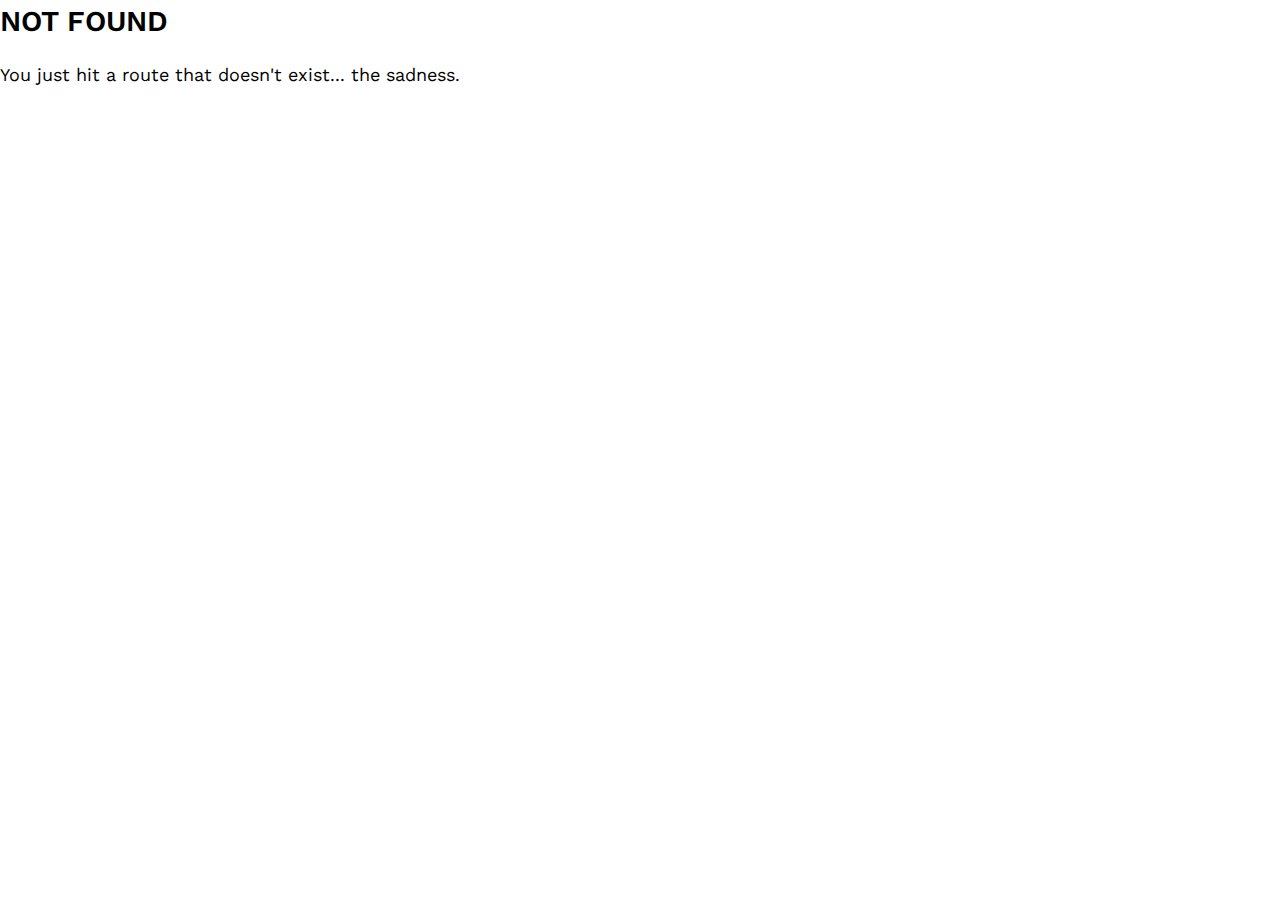
<file: 404/index.html>
<!DOCTYPE html><html><head><meta charset="utf-8"/><meta http-equiv="x-ua-compatible" content="ie=edge"/><meta name="viewport" content="width=device-width, initial-scale=1, shrink-to-fit=no"/><link rel="preload" href="/component---src-layouts-index-js-3010fd3db16922624ec7.js" as="script"/><link rel="preload" href="/component---src-pages-404-js-4503918ea3a16cfcdb75.js" as="script"/><link rel="preload" href="/path---404-a0e39f21c11f6a62c5ab.js" as="script"/><link rel="preload" href="/app-72fbdc803cc58650a008.js" as="script"/><link rel="preload" href="/commons-c9201d6f19c634d0f23b.js" as="script"/><title data-react-helmet="true">Alex Bouchard - Portfolio</title><link data-react-helmet="true" rel="icon" type="image/ico" href="/static/favicon.921bebd7.ico"/><link data-react-helmet="true" href="https://fonts.googleapis.com/css?family=Work+Sans:400,500,600,700" rel="stylesheet"/><meta data-react-helmet="true" name="description" content="Designer and technologist with a just a tad too much energy."/><style id="gatsby-inlined-css">*,:after,:before{box-sizing:border-box}html{font-family:sans-serif;line-height:1.15;-webkit-text-size-adjust:100%;-ms-text-size-adjust:100%;-ms-overflow-style:scrollbar;-webkit-tap-highlight-color:transparent}@-ms-viewport{width:device-width}article,aside,dialog,figcaption,figure,footer,header,hgroup,main,nav,section{display:block}body{margin:0;font-family:Work Sans,sans-serif;font-size:1rem;font-weight:400;line-height:1.5;color:#000;text-align:left;background-color:#fff}[tabindex="-1"]:focus{outline:none!important}hr{box-sizing:content-box;height:0;overflow:visible}h1,h2,h3,h4,h5,h6{margin-top:0;margin-bottom:.5rem}p{margin-top:0;margin-bottom:1rem}abbr[data-original-title],abbr[title]{text-decoration:underline;text-decoration:underline dotted;cursor:help;border-bottom:0}address{font-style:normal;line-height:inherit}address,dl,ol,ul{margin-bottom:1rem}dl,ol,ul{margin-top:0}ol ol,ol ul,ul ol,ul ul{margin-bottom:0}dt{font-weight:700}dd{margin-bottom:.5rem;margin-left:0}blockquote{margin:0 0 1rem}dfn{font-style:italic}b,strong{font-weight:bolder}small{font-size:80%}sub,sup{position:relative;font-size:75%;line-height:0;vertical-align:baseline}sub{bottom:-.25em}sup{top:-.5em}a{color:#007bff;text-decoration:none;background-color:transparent;-webkit-text-decoration-skip:objects}a:hover{color:#0056b3;text-decoration:underline}a:not([href]):not([tabindex]),a:not([href]):not([tabindex]):focus,a:not([href]):not([tabindex]):hover{color:inherit;text-decoration:none}a:not([href]):not([tabindex]):focus{outline:0}code,kbd,pre,samp{font-family:monospace,monospace;font-size:1em}pre{margin-top:0;margin-bottom:1rem;overflow:auto}figure{margin:0 0 1rem}img{vertical-align:middle;border-style:none}svg:not(:root){overflow:hidden}[role=button],a,area,button,input,label,select,summary,textarea{touch-action:manipulation}table{border-collapse:collapse}caption{padding-top:.75rem;padding-bottom:.75rem;color:#868e96;text-align:left;caption-side:bottom}th{text-align:inherit}label{display:inline-block;margin-bottom:.5rem}button:focus{outline:1px dotted;outline:5px auto -webkit-focus-ring-color}button,input,optgroup,select,textarea{margin:0;font-family:inherit;font-size:inherit;line-height:inherit}button,input{overflow:visible}button,select{text-transform:none}[type=reset],[type=submit],button,html [type=button]{-webkit-appearance:button}[type=button]::-moz-focus-inner,[type=reset]::-moz-focus-inner,[type=submit]::-moz-focus-inner,button::-moz-focus-inner{padding:0;border-style:none}input[type=checkbox],input[type=radio]{box-sizing:border-box;padding:0}input[type=date],input[type=datetime-local],input[type=month],input[type=time]{-webkit-appearance:listbox}textarea{overflow:auto;resize:vertical}fieldset{min-width:0;padding:0;margin:0;border:0}legend{display:block;width:100%;max-width:100%;padding:0;margin-bottom:.5rem;font-size:1.5rem;line-height:inherit;color:inherit;white-space:normal}progress{vertical-align:baseline}[type=number]::-webkit-inner-spin-button,[type=number]::-webkit-outer-spin-button{height:auto}[type=search]{outline-offset:-2px;-webkit-appearance:none}[type=search]::-webkit-search-cancel-button,[type=search]::-webkit-search-decoration{-webkit-appearance:none}::-webkit-file-upload-button{font:inherit;-webkit-appearance:button}output{display:inline-block}summary{display:list-item}template{display:none}[hidden]{display:none!important}.container{margin-right:auto;margin-left:auto;padding-right:16px;padding-left:16px;width:100%}@media (min-width:576px){.container{max-width:540px}}@media (min-width:768px){.container{max-width:720px}}@media (min-width:992px){.container{max-width:960px}}@media (min-width:1200px){.container{max-width:1140px}}.container-fluid{margin-right:auto;margin-left:auto;padding-right:16px;padding-left:16px;width:100%}.row{display:flex;flex-wrap:wrap;margin-right:-16px;margin-left:-16px}.no-gutters{margin-right:0;margin-left:0}.no-gutters>.col,.no-gutters>[class*=col-]{padding-right:0;padding-left:0}.col,.col-1,.col-2,.col-3,.col-4,.col-5,.col-6,.col-7,.col-8,.col-9,.col-10,.col-11,.col-12,.col-auto,.col-lg,.col-lg-1,.col-lg-2,.col-lg-3,.col-lg-4,.col-lg-5,.col-lg-6,.col-lg-7,.col-lg-8,.col-lg-9,.col-lg-10,.col-lg-11,.col-lg-12,.col-lg-auto,.col-md,.col-md-1,.col-md-2,.col-md-3,.col-md-4,.col-md-5,.col-md-6,.col-md-7,.col-md-8,.col-md-9,.col-md-10,.col-md-11,.col-md-12,.col-md-auto,.col-sm,.col-sm-1,.col-sm-2,.col-sm-3,.col-sm-4,.col-sm-5,.col-sm-6,.col-sm-7,.col-sm-8,.col-sm-9,.col-sm-10,.col-sm-11,.col-sm-12,.col-sm-auto,.col-xl,.col-xl-1,.col-xl-2,.col-xl-3,.col-xl-4,.col-xl-5,.col-xl-6,.col-xl-7,.col-xl-8,.col-xl-9,.col-xl-10,.col-xl-11,.col-xl-12,.col-xl-auto{position:relative;width:100%;min-height:1px;padding-right:16px;padding-left:16px}.col{flex-basis:0;flex-grow:1;max-width:100%}.col-auto{flex:0 0 auto;width:auto;max-width:none}.col-1{flex:0 0 8.33333333%;max-width:8.33333333%}.col-2{flex:0 0 16.66666667%;max-width:16.66666667%}.col-3{flex:0 0 25%;max-width:25%}.col-4{flex:0 0 33.33333333%;max-width:33.33333333%}.col-5{flex:0 0 41.66666667%;max-width:41.66666667%}.col-6{flex:0 0 50%;max-width:50%}.col-7{flex:0 0 58.33333333%;max-width:58.33333333%}.col-8{flex:0 0 66.66666667%;max-width:66.66666667%}.col-9{flex:0 0 75%;max-width:75%}.col-10{flex:0 0 83.33333333%;max-width:83.33333333%}.col-11{flex:0 0 91.66666667%;max-width:91.66666667%}.col-12{flex:0 0 100%;max-width:100%}.order-1{order:1}.order-2{order:2}.order-3{order:3}.order-4{order:4}.order-5{order:5}.order-6{order:6}.order-7{order:7}.order-8{order:8}.order-9{order:9}.order-10{order:10}.order-11{order:11}.order-12{order:12}@media (min-width:576px){.col-sm{flex-basis:0;flex-grow:1;max-width:100%}.col-sm-auto{flex:0 0 auto;width:auto;max-width:none}.col-sm-1{flex:0 0 8.33333333%;max-width:8.33333333%}.col-sm-2{flex:0 0 16.66666667%;max-width:16.66666667%}.col-sm-3{flex:0 0 25%;max-width:25%}.col-sm-4{flex:0 0 33.33333333%;max-width:33.33333333%}.col-sm-5{flex:0 0 41.66666667%;max-width:41.66666667%}.col-sm-6{flex:0 0 50%;max-width:50%}.col-sm-7{flex:0 0 58.33333333%;max-width:58.33333333%}.col-sm-8{flex:0 0 66.66666667%;max-width:66.66666667%}.col-sm-9{flex:0 0 75%;max-width:75%}.col-sm-10{flex:0 0 83.33333333%;max-width:83.33333333%}.col-sm-11{flex:0 0 91.66666667%;max-width:91.66666667%}.col-sm-12{flex:0 0 100%;max-width:100%}.order-sm-1{order:1}.order-sm-2{order:2}.order-sm-3{order:3}.order-sm-4{order:4}.order-sm-5{order:5}.order-sm-6{order:6}.order-sm-7{order:7}.order-sm-8{order:8}.order-sm-9{order:9}.order-sm-10{order:10}.order-sm-11{order:11}.order-sm-12{order:12}}@media (min-width:768px){.col-md{flex-basis:0;flex-grow:1;max-width:100%}.col-md-auto{flex:0 0 auto;width:auto;max-width:none}.col-md-1{flex:0 0 8.33333333%;max-width:8.33333333%}.col-md-2{flex:0 0 16.66666667%;max-width:16.66666667%}.col-md-3{flex:0 0 25%;max-width:25%}.col-md-4{flex:0 0 33.33333333%;max-width:33.33333333%}.col-md-5{flex:0 0 41.66666667%;max-width:41.66666667%}.col-md-6{flex:0 0 50%;max-width:50%}.col-md-7{flex:0 0 58.33333333%;max-width:58.33333333%}.col-md-8{flex:0 0 66.66666667%;max-width:66.66666667%}.col-md-9{flex:0 0 75%;max-width:75%}.col-md-10{flex:0 0 83.33333333%;max-width:83.33333333%}.col-md-11{flex:0 0 91.66666667%;max-width:91.66666667%}.col-md-12{flex:0 0 100%;max-width:100%}.order-md-1{order:1}.order-md-2{order:2}.order-md-3{order:3}.order-md-4{order:4}.order-md-5{order:5}.order-md-6{order:6}.order-md-7{order:7}.order-md-8{order:8}.order-md-9{order:9}.order-md-10{order:10}.order-md-11{order:11}.order-md-12{order:12}}@media (min-width:992px){.col-lg{flex-basis:0;flex-grow:1;max-width:100%}.col-lg-auto{flex:0 0 auto;width:auto;max-width:none}.col-lg-1{flex:0 0 8.33333333%;max-width:8.33333333%}.col-lg-2{flex:0 0 16.66666667%;max-width:16.66666667%}.col-lg-3{flex:0 0 25%;max-width:25%}.col-lg-4{flex:0 0 33.33333333%;max-width:33.33333333%}.col-lg-5{flex:0 0 41.66666667%;max-width:41.66666667%}.col-lg-6{flex:0 0 50%;max-width:50%}.col-lg-7{flex:0 0 58.33333333%;max-width:58.33333333%}.col-lg-8{flex:0 0 66.66666667%;max-width:66.66666667%}.col-lg-9{flex:0 0 75%;max-width:75%}.col-lg-10{flex:0 0 83.33333333%;max-width:83.33333333%}.col-lg-11{flex:0 0 91.66666667%;max-width:91.66666667%}.col-lg-12{flex:0 0 100%;max-width:100%}.order-lg-1{order:1}.order-lg-2{order:2}.order-lg-3{order:3}.order-lg-4{order:4}.order-lg-5{order:5}.order-lg-6{order:6}.order-lg-7{order:7}.order-lg-8{order:8}.order-lg-9{order:9}.order-lg-10{order:10}.order-lg-11{order:11}.order-lg-12{order:12}}@media (min-width:1200px){.col-xl{flex-basis:0;flex-grow:1;max-width:100%}.col-xl-auto{flex:0 0 auto;width:auto;max-width:none}.col-xl-1{flex:0 0 8.33333333%;max-width:8.33333333%}.col-xl-2{flex:0 0 16.66666667%;max-width:16.66666667%}.col-xl-3{flex:0 0 25%;max-width:25%}.col-xl-4{flex:0 0 33.33333333%;max-width:33.33333333%}.col-xl-5{flex:0 0 41.66666667%;max-width:41.66666667%}.col-xl-6{flex:0 0 50%;max-width:50%}.col-xl-7{flex:0 0 58.33333333%;max-width:58.33333333%}.col-xl-8{flex:0 0 66.66666667%;max-width:66.66666667%}.col-xl-9{flex:0 0 75%;max-width:75%}.col-xl-10{flex:0 0 83.33333333%;max-width:83.33333333%}.col-xl-11{flex:0 0 91.66666667%;max-width:91.66666667%}.col-xl-12{flex:0 0 100%;max-width:100%}.order-xl-1{order:1}.order-xl-2{order:2}.order-xl-3{order:3}.order-xl-4{order:4}.order-xl-5{order:5}.order-xl-6{order:6}.order-xl-7{order:7}.order-xl-8{order:8}.order-xl-9{order:9}.order-xl-10{order:10}.order-xl-11{order:11}.order-xl-12{order:12}}.btn{display:inline-block;font-weight:400;text-align:center;white-space:nowrap;vertical-align:middle;user-select:none;border:1px solid transparent;padding:.75rem 1rem;font-size:1rem;line-height:1.25;border-radius:.25rem;transition:background-color .15s ease-in-out,border-color .15s ease-in-out,box-shadow .15s ease-in-out}.btn:focus,.btn:hover{text-decoration:none}.btn.focus,.btn:focus{outline:0;box-shadow:none}.btn.disabled,.btn:disabled{opacity:.65;box-shadow:none}.btn.active,.btn:active{background-image:none;box-shadow:none,none}a.btn.disabled,fieldset[disabled] a.btn{pointer-events:none}.btn-primary{color:#fff;background-color:#007bff;border-color:#007bff;box-shadow:none}.btn-primary:hover{color:#fff;background-color:#0069d9;border-color:#0062cc}.btn-primary.focus,.btn-primary:focus{box-shadow:none,0 0 0 3px rgba(0,123,255,.5)}.btn-primary.disabled,.btn-primary:disabled{background-color:#007bff;border-color:#007bff}.btn-primary.active,.btn-primary:active,.show>.btn-primary.dropdown-toggle{background-color:#0069d9;background-image:none;border-color:#0062cc;box-shadow:none}.btn-secondary{color:#fff;background-color:#868e96;border-color:#868e96;box-shadow:none}.btn-secondary:hover{color:#fff;background-color:#727b84;border-color:#6c757d}.btn-secondary.focus,.btn-secondary:focus{box-shadow:none,0 0 0 3px hsla(210,7%,56%,.5)}.btn-secondary.disabled,.btn-secondary:disabled{background-color:#868e96;border-color:#868e96}.btn-secondary.active,.btn-secondary:active,.show>.btn-secondary.dropdown-toggle{background-color:#727b84;background-image:none;border-color:#6c757d;box-shadow:none}.btn-success{color:#fff;background-color:#28a745;border-color:#28a745;box-shadow:none}.btn-success:hover{color:#fff;background-color:#218838;border-color:#1e7e34}.btn-success.focus,.btn-success:focus{box-shadow:none,0 0 0 3px rgba(40,167,69,.5)}.btn-success.disabled,.btn-success:disabled{background-color:#28a745;border-color:#28a745}.btn-success.active,.btn-success:active,.show>.btn-success.dropdown-toggle{background-color:#218838;background-image:none;border-color:#1e7e34;box-shadow:none}.btn-info{color:#fff;background-color:#17a2b8;border-color:#17a2b8;box-shadow:none}.btn-info:hover{color:#fff;background-color:#138496;border-color:#117a8b}.btn-info.focus,.btn-info:focus{box-shadow:none,0 0 0 3px rgba(23,162,184,.5)}.btn-info.disabled,.btn-info:disabled{background-color:#17a2b8;border-color:#17a2b8}.btn-info.active,.btn-info:active,.show>.btn-info.dropdown-toggle{background-color:#138496;background-image:none;border-color:#117a8b;box-shadow:none}.btn-warning{color:#111;background-color:#ffc107;border-color:#ffc107;box-shadow:none}.btn-warning:hover{color:#111;background-color:#e0a800;border-color:#d39e00}.btn-warning.focus,.btn-warning:focus{box-shadow:none,0 0 0 3px rgba(255,193,7,.5)}.btn-warning.disabled,.btn-warning:disabled{background-color:#ffc107;border-color:#ffc107}.btn-warning.active,.btn-warning:active,.show>.btn-warning.dropdown-toggle{background-color:#e0a800;background-image:none;border-color:#d39e00;box-shadow:none}.btn-danger{color:#fff;background-color:#dc3545;border-color:#dc3545;box-shadow:none}.btn-danger:hover{color:#fff;background-color:#c82333;border-color:#bd2130}.btn-danger.focus,.btn-danger:focus{box-shadow:none,0 0 0 3px rgba(220,53,69,.5)}.btn-danger.disabled,.btn-danger:disabled{background-color:#dc3545;border-color:#dc3545}.btn-danger.active,.btn-danger:active,.show>.btn-danger.dropdown-toggle{background-color:#c82333;background-image:none;border-color:#bd2130;box-shadow:none}.btn-light{color:#111;background-color:#f7f7f7;border-color:#f7f7f7;box-shadow:none}.btn-light:hover{color:#111;background-color:#e4e4e4;border-color:#dedddd}.btn-light.focus,.btn-light:focus{box-shadow:none,0 0 0 3px hsla(0,0%,97%,.5)}.btn-light.disabled,.btn-light:disabled{background-color:#f7f7f7;border-color:#f7f7f7}.btn-light.active,.btn-light:active,.show>.btn-light.dropdown-toggle{background-color:#e4e4e4;background-image:none;border-color:#dedddd;box-shadow:none}.btn-dark{box-shadow:none}.btn-dark,.btn-dark:hover{color:#fff;background-color:#000;border-color:#000}.btn-dark.focus,.btn-dark:focus{box-shadow:none,0 0 0 3px rgba(0,0,0,.5)}.btn-dark.disabled,.btn-dark:disabled{background-color:#000;border-color:#000}.btn-dark.active,.btn-dark:active,.show>.btn-dark.dropdown-toggle{background-color:#000;background-image:none;border-color:#000;box-shadow:none}.btn-white{color:#111;background-color:#fff;border-color:#fff;box-shadow:none}.btn-white:hover{color:#111;background-color:#ececec;border-color:#e6e5e5}.btn-white.focus,.btn-white:focus{box-shadow:none,0 0 0 3px hsla(0,0%,100%,.5)}.btn-white.disabled,.btn-white:disabled{background-color:#fff;border-color:#fff}.btn-white.active,.btn-white:active,.show>.btn-white.dropdown-toggle{background-color:#ececec;background-image:none;border-color:#e6e5e5;box-shadow:none}.btn-outline-primary{color:#007bff;background-color:transparent;background-image:none;border-color:#007bff}.btn-outline-primary:hover{color:#fff;background-color:#007bff;border-color:#007bff}.btn-outline-primary.focus,.btn-outline-primary:focus{box-shadow:0 0 0 3px rgba(0,123,255,.5)}.btn-outline-primary.disabled,.btn-outline-primary:disabled{color:#007bff;background-color:transparent}.btn-outline-primary.active,.btn-outline-primary:active,.show>.btn-outline-primary.dropdown-toggle{color:#fff;background-color:#007bff;border-color:#007bff}.btn-outline-secondary{color:#868e96;background-color:transparent;background-image:none;border-color:#868e96}.btn-outline-secondary:hover{color:#fff;background-color:#868e96;border-color:#868e96}.btn-outline-secondary.focus,.btn-outline-secondary:focus{box-shadow:0 0 0 3px hsla(210,7%,56%,.5)}.btn-outline-secondary.disabled,.btn-outline-secondary:disabled{color:#868e96;background-color:transparent}.btn-outline-secondary.active,.btn-outline-secondary:active,.show>.btn-outline-secondary.dropdown-toggle{color:#fff;background-color:#868e96;border-color:#868e96}.btn-outline-success{color:#28a745;background-color:transparent;background-image:none;border-color:#28a745}.btn-outline-success:hover{color:#fff;background-color:#28a745;border-color:#28a745}.btn-outline-success.focus,.btn-outline-success:focus{box-shadow:0 0 0 3px rgba(40,167,69,.5)}.btn-outline-success.disabled,.btn-outline-success:disabled{color:#28a745;background-color:transparent}.btn-outline-success.active,.btn-outline-success:active,.show>.btn-outline-success.dropdown-toggle{color:#fff;background-color:#28a745;border-color:#28a745}.btn-outline-info{color:#17a2b8;background-color:transparent;background-image:none;border-color:#17a2b8}.btn-outline-info:hover{color:#fff;background-color:#17a2b8;border-color:#17a2b8}.btn-outline-info.focus,.btn-outline-info:focus{box-shadow:0 0 0 3px rgba(23,162,184,.5)}.btn-outline-info.disabled,.btn-outline-info:disabled{color:#17a2b8;background-color:transparent}.btn-outline-info.active,.btn-outline-info:active,.show>.btn-outline-info.dropdown-toggle{color:#fff;background-color:#17a2b8;border-color:#17a2b8}.btn-outline-warning{color:#ffc107;background-color:transparent;background-image:none;border-color:#ffc107}.btn-outline-warning:hover{color:#fff;background-color:#ffc107;border-color:#ffc107}.btn-outline-warning.focus,.btn-outline-warning:focus{box-shadow:0 0 0 3px rgba(255,193,7,.5)}.btn-outline-warning.disabled,.btn-outline-warning:disabled{color:#ffc107;background-color:transparent}.btn-outline-warning.active,.btn-outline-warning:active,.show>.btn-outline-warning.dropdown-toggle{color:#fff;background-color:#ffc107;border-color:#ffc107}.btn-outline-danger{color:#dc3545;background-color:transparent;background-image:none;border-color:#dc3545}.btn-outline-danger:hover{color:#fff;background-color:#dc3545;border-color:#dc3545}.btn-outline-danger.focus,.btn-outline-danger:focus{box-shadow:0 0 0 3px rgba(220,53,69,.5)}.btn-outline-danger.disabled,.btn-outline-danger:disabled{color:#dc3545;background-color:transparent}.btn-outline-danger.active,.btn-outline-danger:active,.show>.btn-outline-danger.dropdown-toggle{color:#fff;background-color:#dc3545;border-color:#dc3545}.btn-outline-light{color:#f7f7f7;background-color:transparent;background-image:none;border-color:#f7f7f7}.btn-outline-light:hover{color:#fff;background-color:#f7f7f7;border-color:#f7f7f7}.btn-outline-light.focus,.btn-outline-light:focus{box-shadow:0 0 0 3px hsla(0,0%,97%,.5)}.btn-outline-light.disabled,.btn-outline-light:disabled{color:#f7f7f7;background-color:transparent}.btn-outline-light.active,.btn-outline-light:active,.show>.btn-outline-light.dropdown-toggle{color:#fff;background-color:#f7f7f7;border-color:#f7f7f7}.btn-outline-dark{color:#000;background-color:transparent;background-image:none;border-color:#000}.btn-outline-dark:hover{color:#fff;background-color:#000;border-color:#000}.btn-outline-dark.focus,.btn-outline-dark:focus{box-shadow:0 0 0 3px rgba(0,0,0,.5)}.btn-outline-dark.disabled,.btn-outline-dark:disabled{color:#000;background-color:transparent}.btn-outline-dark.active,.btn-outline-dark:active,.show>.btn-outline-dark.dropdown-toggle{color:#fff;background-color:#000;border-color:#000}.btn-outline-white{color:#fff;background-color:transparent;background-image:none;border-color:#fff}.btn-outline-white:hover{color:#fff;background-color:#fff;border-color:#fff}.btn-outline-white.focus,.btn-outline-white:focus{box-shadow:0 0 0 3px hsla(0,0%,100%,.5)}.btn-outline-white.disabled,.btn-outline-white:disabled{color:#fff;background-color:transparent}.btn-outline-white.active,.btn-outline-white:active,.show>.btn-outline-white.dropdown-toggle{color:#fff;background-color:#fff;border-color:#fff}.btn-link{font-weight:400;color:#007bff;border-radius:0}.btn-link,.btn-link.active,.btn-link:active,.btn-link:disabled{background-color:transparent;box-shadow:none}.btn-link,.btn-link:active,.btn-link:focus{border-color:transparent;box-shadow:none}.btn-link:hover{border-color:transparent}.btn-link:focus,.btn-link:hover{color:#0056b3;text-decoration:underline;background-color:transparent}.btn-link:disabled{color:#868e96}.btn-link:disabled:focus,.btn-link:disabled:hover{text-decoration:none}.btn-lg{padding:.5rem 1rem;font-size:1.125rem;line-height:1.5;border-radius:.5rem}.btn-sm{padding:.25rem .5rem;font-size:.875rem;line-height:1.5;border-radius:0 .125rem}.btn-block{display:block;width:100%}.btn-block+.btn-block{margin-top:.5rem}input[type=button].btn-block,input[type=reset].btn-block,input[type=submit].btn-block{width:100%}.fade{opacity:0;transition:opacity .15s linear}.fade.show{opacity:1}.collapse{display:none}.collapse.show{display:block}tr.collapse.show{display:table-row}tbody.collapse.show{display:table-row-group}.collapsing{position:relative;height:0;overflow:hidden;transition:height .35s ease}.align-baseline{vertical-align:baseline!important}.align-top{vertical-align:top!important}.align-middle{vertical-align:middle!important}.align-bottom{vertical-align:bottom!important}.align-text-bottom{vertical-align:text-bottom!important}.align-text-top{vertical-align:text-top!important}.bg-primary{background-color:#007bff!important}a.bg-primary:focus,a.bg-primary:hover{background-color:#0062cc!important}.bg-secondary{background-color:#868e96!important}a.bg-secondary:focus,a.bg-secondary:hover{background-color:#6c757d!important}.bg-success{background-color:#28a745!important}a.bg-success:focus,a.bg-success:hover{background-color:#1e7e34!important}.bg-info{background-color:#17a2b8!important}a.bg-info:focus,a.bg-info:hover{background-color:#117a8b!important}.bg-warning{background-color:#ffc107!important}a.bg-warning:focus,a.bg-warning:hover{background-color:#d39e00!important}.bg-danger{background-color:#dc3545!important}a.bg-danger:focus,a.bg-danger:hover{background-color:#bd2130!important}.bg-light{background-color:#f7f7f7!important}a.bg-light:focus,a.bg-light:hover{background-color:#dedddd!important}.bg-dark,a.bg-dark:focus,a.bg-dark:hover{background-color:#000!important}a.bg-white:focus,a.bg-white:hover{background-color:#e6e5e5!important}.bg-white{background-color:#fff!important}.bg-transparent{background-color:transparent!important}.border{border:1px solid #e9ecef!important}.border-0{border:0!important}.border-top-0{border-top:0!important}.border-right-0{border-right:0!important}.border-bottom-0{border-bottom:0!important}.border-left-0{border-left:0!important}.border-primary{border-color:#007bff!important}.border-secondary{border-color:#868e96!important}.border-success{border-color:#28a745!important}.border-info{border-color:#17a2b8!important}.border-warning{border-color:#ffc107!important}.border-danger{border-color:#dc3545!important}.border-light{border-color:#f7f7f7!important}.border-dark{border-color:#000!important}.border-white{border-color:#fff!important}.rounded{border-radius:.25rem!important}.rounded-top{border-top-left-radius:.25rem!important}.rounded-right,.rounded-top{border-top-right-radius:.25rem!important}.rounded-bottom,.rounded-right{border-bottom-right-radius:.25rem!important}.rounded-bottom,.rounded-left{border-bottom-left-radius:.25rem!important}.rounded-left{border-top-left-radius:.25rem!important}.rounded-circle{border-radius:50%}.rounded-0{border-radius:0}.clearfix:after{display:block;clear:both;content:""}.d-none{display:none!important}.d-inline{display:inline!important}.d-inline-block{display:inline-block!important}.d-block{display:block!important}.d-table{display:table!important}.d-table-cell{display:table-cell!important}.d-flex{display:flex!important}.d-inline-flex{display:inline-flex!important}@media (min-width:576px){.d-sm-none{display:none!important}.d-sm-inline{display:inline!important}.d-sm-inline-block{display:inline-block!important}.d-sm-block{display:block!important}.d-sm-table{display:table!important}.d-sm-table-cell{display:table-cell!important}.d-sm-flex{display:flex!important}.d-sm-inline-flex{display:inline-flex!important}}@media (min-width:768px){.d-md-none{display:none!important}.d-md-inline{display:inline!important}.d-md-inline-block{display:inline-block!important}.d-md-block{display:block!important}.d-md-table{display:table!important}.d-md-table-cell{display:table-cell!important}.d-md-flex{display:flex!important}.d-md-inline-flex{display:inline-flex!important}}@media (min-width:992px){.d-lg-none{display:none!important}.d-lg-inline{display:inline!important}.d-lg-inline-block{display:inline-block!important}.d-lg-block{display:block!important}.d-lg-table{display:table!important}.d-lg-table-cell{display:table-cell!important}.d-lg-flex{display:flex!important}.d-lg-inline-flex{display:inline-flex!important}}@media (min-width:1200px){.d-xl-none{display:none!important}.d-xl-inline{display:inline!important}.d-xl-inline-block{display:inline-block!important}.d-xl-block{display:block!important}.d-xl-table{display:table!important}.d-xl-table-cell{display:table-cell!important}.d-xl-flex{display:flex!important}.d-xl-inline-flex{display:inline-flex!important}}.d-print-block{display:none!important}@media print{.d-print-block{display:block!important}}.d-print-inline{display:none!important}@media print{.d-print-inline{display:inline!important}}.d-print-inline-block{display:none!important}@media print{.d-print-inline-block{display:inline-block!important}}@media print{.d-print-none{display:none!important}}.embed-responsive{position:relative;display:block;width:100%;padding:0;overflow:hidden}.embed-responsive:before{display:block;content:""}.embed-responsive .embed-responsive-item,.embed-responsive embed,.embed-responsive iframe,.embed-responsive object,.embed-responsive video{position:absolute;top:0;bottom:0;left:0;width:100%;height:100%;border:0}.embed-responsive-21by9:before{padding-top:42.85714286%}.embed-responsive-16by9:before{padding-top:56.25%}.embed-responsive-4by3:before{padding-top:75%}.embed-responsive-1by1:before{padding-top:100%}.flex-row{flex-direction:row!important}.flex-column{flex-direction:column!important}.flex-row-reverse{flex-direction:row-reverse!important}.flex-column-reverse{flex-direction:column-reverse!important}.flex-wrap{flex-wrap:wrap!important}.flex-nowrap{flex-wrap:nowrap!important}.flex-wrap-reverse{flex-wrap:wrap-reverse!important}.justify-content-start{justify-content:flex-start!important}.justify-content-end{justify-content:flex-end!important}.justify-content-center{justify-content:center!important}.justify-content-between{justify-content:space-between!important}.justify-content-around{justify-content:space-around!important}.align-items-start{align-items:flex-start!important}.align-items-end{align-items:flex-end!important}.align-items-center{align-items:center!important}.align-items-baseline{align-items:baseline!important}.align-items-stretch{align-items:stretch!important}.align-content-start{align-content:flex-start!important}.align-content-end{align-content:flex-end!important}.align-content-center{align-content:center!important}.align-content-between{align-content:space-between!important}.align-content-around{align-content:space-around!important}.align-content-stretch{align-content:stretch!important}.align-self-auto{align-self:auto!important}.align-self-start{align-self:flex-start!important}.align-self-end{align-self:flex-end!important}.align-self-center{align-self:center!important}.align-self-baseline{align-self:baseline!important}.align-self-stretch{align-self:stretch!important}@media (min-width:576px){.flex-sm-row{flex-direction:row!important}.flex-sm-column{flex-direction:column!important}.flex-sm-row-reverse{flex-direction:row-reverse!important}.flex-sm-column-reverse{flex-direction:column-reverse!important}.flex-sm-wrap{flex-wrap:wrap!important}.flex-sm-nowrap{flex-wrap:nowrap!important}.flex-sm-wrap-reverse{flex-wrap:wrap-reverse!important}.justify-content-sm-start{justify-content:flex-start!important}.justify-content-sm-end{justify-content:flex-end!important}.justify-content-sm-center{justify-content:center!important}.justify-content-sm-between{justify-content:space-between!important}.justify-content-sm-around{justify-content:space-around!important}.align-items-sm-start{align-items:flex-start!important}.align-items-sm-end{align-items:flex-end!important}.align-items-sm-center{align-items:center!important}.align-items-sm-baseline{align-items:baseline!important}.align-items-sm-stretch{align-items:stretch!important}.align-content-sm-start{align-content:flex-start!important}.align-content-sm-end{align-content:flex-end!important}.align-content-sm-center{align-content:center!important}.align-content-sm-between{align-content:space-between!important}.align-content-sm-around{align-content:space-around!important}.align-content-sm-stretch{align-content:stretch!important}.align-self-sm-auto{align-self:auto!important}.align-self-sm-start{align-self:flex-start!important}.align-self-sm-end{align-self:flex-end!important}.align-self-sm-center{align-self:center!important}.align-self-sm-baseline{align-self:baseline!important}.align-self-sm-stretch{align-self:stretch!important}}@media (min-width:768px){.flex-md-row{flex-direction:row!important}.flex-md-column{flex-direction:column!important}.flex-md-row-reverse{flex-direction:row-reverse!important}.flex-md-column-reverse{flex-direction:column-reverse!important}.flex-md-wrap{flex-wrap:wrap!important}.flex-md-nowrap{flex-wrap:nowrap!important}.flex-md-wrap-reverse{flex-wrap:wrap-reverse!important}.justify-content-md-start{justify-content:flex-start!important}.justify-content-md-end{justify-content:flex-end!important}.justify-content-md-center{justify-content:center!important}.justify-content-md-between{justify-content:space-between!important}.justify-content-md-around{justify-content:space-around!important}.align-items-md-start{align-items:flex-start!important}.align-items-md-end{align-items:flex-end!important}.align-items-md-center{align-items:center!important}.align-items-md-baseline{align-items:baseline!important}.align-items-md-stretch{align-items:stretch!important}.align-content-md-start{align-content:flex-start!important}.align-content-md-end{align-content:flex-end!important}.align-content-md-center{align-content:center!important}.align-content-md-between{align-content:space-between!important}.align-content-md-around{align-content:space-around!important}.align-content-md-stretch{align-content:stretch!important}.align-self-md-auto{align-self:auto!important}.align-self-md-start{align-self:flex-start!important}.align-self-md-end{align-self:flex-end!important}.align-self-md-center{align-self:center!important}.align-self-md-baseline{align-self:baseline!important}.align-self-md-stretch{align-self:stretch!important}}@media (min-width:992px){.flex-lg-row{flex-direction:row!important}.flex-lg-column{flex-direction:column!important}.flex-lg-row-reverse{flex-direction:row-reverse!important}.flex-lg-column-reverse{flex-direction:column-reverse!important}.flex-lg-wrap{flex-wrap:wrap!important}.flex-lg-nowrap{flex-wrap:nowrap!important}.flex-lg-wrap-reverse{flex-wrap:wrap-reverse!important}.justify-content-lg-start{justify-content:flex-start!important}.justify-content-lg-end{justify-content:flex-end!important}.justify-content-lg-center{justify-content:center!important}.justify-content-lg-between{justify-content:space-between!important}.justify-content-lg-around{justify-content:space-around!important}.align-items-lg-start{align-items:flex-start!important}.align-items-lg-end{align-items:flex-end!important}.align-items-lg-center{align-items:center!important}.align-items-lg-baseline{align-items:baseline!important}.align-items-lg-stretch{align-items:stretch!important}.align-content-lg-start{align-content:flex-start!important}.align-content-lg-end{align-content:flex-end!important}.align-content-lg-center{align-content:center!important}.align-content-lg-between{align-content:space-between!important}.align-content-lg-around{align-content:space-around!important}.align-content-lg-stretch{align-content:stretch!important}.align-self-lg-auto{align-self:auto!important}.align-self-lg-start{align-self:flex-start!important}.align-self-lg-end{align-self:flex-end!important}.align-self-lg-center{align-self:center!important}.align-self-lg-baseline{align-self:baseline!important}.align-self-lg-stretch{align-self:stretch!important}}@media (min-width:1200px){.flex-xl-row{flex-direction:row!important}.flex-xl-column{flex-direction:column!important}.flex-xl-row-reverse{flex-direction:row-reverse!important}.flex-xl-column-reverse{flex-direction:column-reverse!important}.flex-xl-wrap{flex-wrap:wrap!important}.flex-xl-nowrap{flex-wrap:nowrap!important}.flex-xl-wrap-reverse{flex-wrap:wrap-reverse!important}.justify-content-xl-start{justify-content:flex-start!important}.justify-content-xl-end{justify-content:flex-end!important}.justify-content-xl-center{justify-content:center!important}.justify-content-xl-between{justify-content:space-between!important}.justify-content-xl-around{justify-content:space-around!important}.align-items-xl-start{align-items:flex-start!important}.align-items-xl-end{align-items:flex-end!important}.align-items-xl-center{align-items:center!important}.align-items-xl-baseline{align-items:baseline!important}.align-items-xl-stretch{align-items:stretch!important}.align-content-xl-start{align-content:flex-start!important}.align-content-xl-end{align-content:flex-end!important}.align-content-xl-center{align-content:center!important}.align-content-xl-between{align-content:space-between!important}.align-content-xl-around{align-content:space-around!important}.align-content-xl-stretch{align-content:stretch!important}.align-self-xl-auto{align-self:auto!important}.align-self-xl-start{align-self:flex-start!important}.align-self-xl-end{align-self:flex-end!important}.align-self-xl-center{align-self:center!important}.align-self-xl-baseline{align-self:baseline!important}.align-self-xl-stretch{align-self:stretch!important}}.float-left{float:left!important}.float-right{float:right!important}.float-none{float:none!important}@media (min-width:576px){.float-sm-left{float:left!important}.float-sm-right{float:right!important}.float-sm-none{float:none!important}}@media (min-width:768px){.float-md-left{float:left!important}.float-md-right{float:right!important}.float-md-none{float:none!important}}@media (min-width:992px){.float-lg-left{float:left!important}.float-lg-right{float:right!important}.float-lg-none{float:none!important}}@media (min-width:1200px){.float-xl-left{float:left!important}.float-xl-right{float:right!important}.float-xl-none{float:none!important}}.position-static{position:static!important}.position-relative{position:relative!important}.position-absolute{position:absolute!important}.position-fixed{position:fixed!important}.position-sticky{position:sticky!important}.fixed-top{top:0}.fixed-bottom,.fixed-top{position:fixed;right:0;left:0;z-index:1030}.fixed-bottom{bottom:0}@supports (position:sticky){.sticky-top{position:sticky;top:0;z-index:1020}}.sr-only{position:absolute;width:1px;height:1px;padding:0;overflow:hidden;clip:rect(0,0,0,0);white-space:nowrap;clip-path:inset(50%);border:0}.sr-only-focusable:active,.sr-only-focusable:focus{position:static;width:auto;height:auto;overflow:visible;clip:auto;white-space:normal;clip-path:none}.w-25{width:25%!important}.w-50{width:50%!important}.w-75{width:75%!important}.w-100{width:100%!important}.h-25{height:25%!important}.h-50{height:50%!important}.h-75{height:75%!important}.h-100{height:100%!important}.mw-100{max-width:100%!important}.mh-100{max-height:100%!important}.m-0{margin:0!important}.mt-0,.my-0{margin-top:0!important}.mr-0,.mx-0{margin-right:0!important}.mb-0,.my-0{margin-bottom:0!important}.ml-0,.mx-0{margin-left:0!important}.m-1{margin:.25rem!important}.mt-1,.my-1{margin-top:.25rem!important}.mr-1,.mx-1{margin-right:.25rem!important}.mb-1,.my-1{margin-bottom:.25rem!important}.ml-1,.mx-1{margin-left:.25rem!important}.m-2{margin:.5rem!important}.mt-2,.my-2{margin-top:.5rem!important}.mr-2,.mx-2{margin-right:.5rem!important}.mb-2,.my-2{margin-bottom:.5rem!important}.ml-2,.mx-2{margin-left:.5rem!important}.m-3{margin:.75rem!important}.mt-3,.my-3{margin-top:.75rem!important}.mr-3,.mx-3{margin-right:.75rem!important}.mb-3,.my-3{margin-bottom:.75rem!important}.ml-3,.mx-3{margin-left:.75rem!important}.m-4{margin:1rem!important}.mt-4,.my-4{margin-top:1rem!important}.mr-4,.mx-4{margin-right:1rem!important}.mb-4,.my-4{margin-bottom:1rem!important}.ml-4,.mx-4{margin-left:1rem!important}.m-5{margin:1.25rem!important}.mt-5,.my-5{margin-top:1.25rem!important}.mr-5,.mx-5{margin-right:1.25rem!important}.mb-5,.my-5{margin-bottom:1.25rem!important}.ml-5,.mx-5{margin-left:1.25rem!important}.m-6{margin:1.5rem!important}.mt-6,.my-6{margin-top:1.5rem!important}.mr-6,.mx-6{margin-right:1.5rem!important}.mb-6,.my-6{margin-bottom:1.5rem!important}.ml-6,.mx-6{margin-left:1.5rem!important}.m-7{margin:3rem!important}.mt-7,.my-7{margin-top:3rem!important}.mr-7,.mx-7{margin-right:3rem!important}.mb-7,.my-7{margin-bottom:3rem!important}.ml-7,.mx-7{margin-left:3rem!important}.p-0{padding:0!important}.pt-0,.py-0{padding-top:0!important}.pr-0,.px-0{padding-right:0!important}.pb-0,.py-0{padding-bottom:0!important}.pl-0,.px-0{padding-left:0!important}.p-1{padding:.25rem!important}.pt-1,.py-1{padding-top:.25rem!important}.pr-1,.px-1{padding-right:.25rem!important}.pb-1,.py-1{padding-bottom:.25rem!important}.pl-1,.px-1{padding-left:.25rem!important}.p-2{padding:.5rem!important}.pt-2,.py-2{padding-top:.5rem!important}.pr-2,.px-2{padding-right:.5rem!important}.pb-2,.py-2{padding-bottom:.5rem!important}.pl-2,.px-2{padding-left:.5rem!important}.p-3{padding:.75rem!important}.pt-3,.py-3{padding-top:.75rem!important}.pr-3,.px-3{padding-right:.75rem!important}.pb-3,.py-3{padding-bottom:.75rem!important}.pl-3,.px-3{padding-left:.75rem!important}.p-4{padding:1rem!important}.pt-4,.py-4{padding-top:1rem!important}.pr-4,.px-4{padding-right:1rem!important}.pb-4,.py-4{padding-bottom:1rem!important}.pl-4,.px-4{padding-left:1rem!important}.p-5{padding:1.25rem!important}.pt-5,.py-5{padding-top:1.25rem!important}.pr-5,.px-5{padding-right:1.25rem!important}.pb-5,.py-5{padding-bottom:1.25rem!important}.pl-5,.px-5{padding-left:1.25rem!important}.p-6{padding:1.5rem!important}.pt-6,.py-6{padding-top:1.5rem!important}.pr-6,.px-6{padding-right:1.5rem!important}.pb-6,.py-6{padding-bottom:1.5rem!important}.pl-6,.px-6{padding-left:1.5rem!important}.p-7{padding:3rem!important}.pt-7,.py-7{padding-top:3rem!important}.pr-7,.px-7{padding-right:3rem!important}.pb-7,.py-7{padding-bottom:3rem!important}.pl-7,.px-7{padding-left:3rem!important}.m-auto{margin:auto!important}.mt-auto,.my-auto{margin-top:auto!important}.mr-auto,.mx-auto{margin-right:auto!important}.mb-auto,.my-auto{margin-bottom:auto!important}.ml-auto,.mx-auto{margin-left:auto!important}@media (min-width:576px){.m-sm-0{margin:0!important}.mt-sm-0,.my-sm-0{margin-top:0!important}.mr-sm-0,.mx-sm-0{margin-right:0!important}.mb-sm-0,.my-sm-0{margin-bottom:0!important}.ml-sm-0,.mx-sm-0{margin-left:0!important}.m-sm-1{margin:.25rem!important}.mt-sm-1,.my-sm-1{margin-top:.25rem!important}.mr-sm-1,.mx-sm-1{margin-right:.25rem!important}.mb-sm-1,.my-sm-1{margin-bottom:.25rem!important}.ml-sm-1,.mx-sm-1{margin-left:.25rem!important}.m-sm-2{margin:.5rem!important}.mt-sm-2,.my-sm-2{margin-top:.5rem!important}.mr-sm-2,.mx-sm-2{margin-right:.5rem!important}.mb-sm-2,.my-sm-2{margin-bottom:.5rem!important}.ml-sm-2,.mx-sm-2{margin-left:.5rem!important}.m-sm-3{margin:.75rem!important}.mt-sm-3,.my-sm-3{margin-top:.75rem!important}.mr-sm-3,.mx-sm-3{margin-right:.75rem!important}.mb-sm-3,.my-sm-3{margin-bottom:.75rem!important}.ml-sm-3,.mx-sm-3{margin-left:.75rem!important}.m-sm-4{margin:1rem!important}.mt-sm-4,.my-sm-4{margin-top:1rem!important}.mr-sm-4,.mx-sm-4{margin-right:1rem!important}.mb-sm-4,.my-sm-4{margin-bottom:1rem!important}.ml-sm-4,.mx-sm-4{margin-left:1rem!important}.m-sm-5{margin:1.25rem!important}.mt-sm-5,.my-sm-5{margin-top:1.25rem!important}.mr-sm-5,.mx-sm-5{margin-right:1.25rem!important}.mb-sm-5,.my-sm-5{margin-bottom:1.25rem!important}.ml-sm-5,.mx-sm-5{margin-left:1.25rem!important}.m-sm-6{margin:1.5rem!important}.mt-sm-6,.my-sm-6{margin-top:1.5rem!important}.mr-sm-6,.mx-sm-6{margin-right:1.5rem!important}.mb-sm-6,.my-sm-6{margin-bottom:1.5rem!important}.ml-sm-6,.mx-sm-6{margin-left:1.5rem!important}.m-sm-7{margin:3rem!important}.mt-sm-7,.my-sm-7{margin-top:3rem!important}.mr-sm-7,.mx-sm-7{margin-right:3rem!important}.mb-sm-7,.my-sm-7{margin-bottom:3rem!important}.ml-sm-7,.mx-sm-7{margin-left:3rem!important}.p-sm-0{padding:0!important}.pt-sm-0,.py-sm-0{padding-top:0!important}.pr-sm-0,.px-sm-0{padding-right:0!important}.pb-sm-0,.py-sm-0{padding-bottom:0!important}.pl-sm-0,.px-sm-0{padding-left:0!important}.p-sm-1{padding:.25rem!important}.pt-sm-1,.py-sm-1{padding-top:.25rem!important}.pr-sm-1,.px-sm-1{padding-right:.25rem!important}.pb-sm-1,.py-sm-1{padding-bottom:.25rem!important}.pl-sm-1,.px-sm-1{padding-left:.25rem!important}.p-sm-2{padding:.5rem!important}.pt-sm-2,.py-sm-2{padding-top:.5rem!important}.pr-sm-2,.px-sm-2{padding-right:.5rem!important}.pb-sm-2,.py-sm-2{padding-bottom:.5rem!important}.pl-sm-2,.px-sm-2{padding-left:.5rem!important}.p-sm-3{padding:.75rem!important}.pt-sm-3,.py-sm-3{padding-top:.75rem!important}.pr-sm-3,.px-sm-3{padding-right:.75rem!important}.pb-sm-3,.py-sm-3{padding-bottom:.75rem!important}.pl-sm-3,.px-sm-3{padding-left:.75rem!important}.p-sm-4{padding:1rem!important}.pt-sm-4,.py-sm-4{padding-top:1rem!important}.pr-sm-4,.px-sm-4{padding-right:1rem!important}.pb-sm-4,.py-sm-4{padding-bottom:1rem!important}.pl-sm-4,.px-sm-4{padding-left:1rem!important}.p-sm-5{padding:1.25rem!important}.pt-sm-5,.py-sm-5{padding-top:1.25rem!important}.pr-sm-5,.px-sm-5{padding-right:1.25rem!important}.pb-sm-5,.py-sm-5{padding-bottom:1.25rem!important}.pl-sm-5,.px-sm-5{padding-left:1.25rem!important}.p-sm-6{padding:1.5rem!important}.pt-sm-6,.py-sm-6{padding-top:1.5rem!important}.pr-sm-6,.px-sm-6{padding-right:1.5rem!important}.pb-sm-6,.py-sm-6{padding-bottom:1.5rem!important}.pl-sm-6,.px-sm-6{padding-left:1.5rem!important}.p-sm-7{padding:3rem!important}.pt-sm-7,.py-sm-7{padding-top:3rem!important}.pr-sm-7,.px-sm-7{padding-right:3rem!important}.pb-sm-7,.py-sm-7{padding-bottom:3rem!important}.pl-sm-7,.px-sm-7{padding-left:3rem!important}.m-sm-auto{margin:auto!important}.mt-sm-auto,.my-sm-auto{margin-top:auto!important}.mr-sm-auto,.mx-sm-auto{margin-right:auto!important}.mb-sm-auto,.my-sm-auto{margin-bottom:auto!important}.ml-sm-auto,.mx-sm-auto{margin-left:auto!important}}@media (min-width:768px){.m-md-0{margin:0!important}.mt-md-0,.my-md-0{margin-top:0!important}.mr-md-0,.mx-md-0{margin-right:0!important}.mb-md-0,.my-md-0{margin-bottom:0!important}.ml-md-0,.mx-md-0{margin-left:0!important}.m-md-1{margin:.25rem!important}.mt-md-1,.my-md-1{margin-top:.25rem!important}.mr-md-1,.mx-md-1{margin-right:.25rem!important}.mb-md-1,.my-md-1{margin-bottom:.25rem!important}.ml-md-1,.mx-md-1{margin-left:.25rem!important}.m-md-2{margin:.5rem!important}.mt-md-2,.my-md-2{margin-top:.5rem!important}.mr-md-2,.mx-md-2{margin-right:.5rem!important}.mb-md-2,.my-md-2{margin-bottom:.5rem!important}.ml-md-2,.mx-md-2{margin-left:.5rem!important}.m-md-3{margin:.75rem!important}.mt-md-3,.my-md-3{margin-top:.75rem!important}.mr-md-3,.mx-md-3{margin-right:.75rem!important}.mb-md-3,.my-md-3{margin-bottom:.75rem!important}.ml-md-3,.mx-md-3{margin-left:.75rem!important}.m-md-4{margin:1rem!important}.mt-md-4,.my-md-4{margin-top:1rem!important}.mr-md-4,.mx-md-4{margin-right:1rem!important}.mb-md-4,.my-md-4{margin-bottom:1rem!important}.ml-md-4,.mx-md-4{margin-left:1rem!important}.m-md-5{margin:1.25rem!important}.mt-md-5,.my-md-5{margin-top:1.25rem!important}.mr-md-5,.mx-md-5{margin-right:1.25rem!important}.mb-md-5,.my-md-5{margin-bottom:1.25rem!important}.ml-md-5,.mx-md-5{margin-left:1.25rem!important}.m-md-6{margin:1.5rem!important}.mt-md-6,.my-md-6{margin-top:1.5rem!important}.mr-md-6,.mx-md-6{margin-right:1.5rem!important}.mb-md-6,.my-md-6{margin-bottom:1.5rem!important}.ml-md-6,.mx-md-6{margin-left:1.5rem!important}.m-md-7{margin:3rem!important}.mt-md-7,.my-md-7{margin-top:3rem!important}.mr-md-7,.mx-md-7{margin-right:3rem!important}.mb-md-7,.my-md-7{margin-bottom:3rem!important}.ml-md-7,.mx-md-7{margin-left:3rem!important}.p-md-0{padding:0!important}.pt-md-0,.py-md-0{padding-top:0!important}.pr-md-0,.px-md-0{padding-right:0!important}.pb-md-0,.py-md-0{padding-bottom:0!important}.pl-md-0,.px-md-0{padding-left:0!important}.p-md-1{padding:.25rem!important}.pt-md-1,.py-md-1{padding-top:.25rem!important}.pr-md-1,.px-md-1{padding-right:.25rem!important}.pb-md-1,.py-md-1{padding-bottom:.25rem!important}.pl-md-1,.px-md-1{padding-left:.25rem!important}.p-md-2{padding:.5rem!important}.pt-md-2,.py-md-2{padding-top:.5rem!important}.pr-md-2,.px-md-2{padding-right:.5rem!important}.pb-md-2,.py-md-2{padding-bottom:.5rem!important}.pl-md-2,.px-md-2{padding-left:.5rem!important}.p-md-3{padding:.75rem!important}.pt-md-3,.py-md-3{padding-top:.75rem!important}.pr-md-3,.px-md-3{padding-right:.75rem!important}.pb-md-3,.py-md-3{padding-bottom:.75rem!important}.pl-md-3,.px-md-3{padding-left:.75rem!important}.p-md-4{padding:1rem!important}.pt-md-4,.py-md-4{padding-top:1rem!important}.pr-md-4,.px-md-4{padding-right:1rem!important}.pb-md-4,.py-md-4{padding-bottom:1rem!important}.pl-md-4,.px-md-4{padding-left:1rem!important}.p-md-5{padding:1.25rem!important}.pt-md-5,.py-md-5{padding-top:1.25rem!important}.pr-md-5,.px-md-5{padding-right:1.25rem!important}.pb-md-5,.py-md-5{padding-bottom:1.25rem!important}.pl-md-5,.px-md-5{padding-left:1.25rem!important}.p-md-6{padding:1.5rem!important}.pt-md-6,.py-md-6{padding-top:1.5rem!important}.pr-md-6,.px-md-6{padding-right:1.5rem!important}.pb-md-6,.py-md-6{padding-bottom:1.5rem!important}.pl-md-6,.px-md-6{padding-left:1.5rem!important}.p-md-7{padding:3rem!important}.pt-md-7,.py-md-7{padding-top:3rem!important}.pr-md-7,.px-md-7{padding-right:3rem!important}.pb-md-7,.py-md-7{padding-bottom:3rem!important}.pl-md-7,.px-md-7{padding-left:3rem!important}.m-md-auto{margin:auto!important}.mt-md-auto,.my-md-auto{margin-top:auto!important}.mr-md-auto,.mx-md-auto{margin-right:auto!important}.mb-md-auto,.my-md-auto{margin-bottom:auto!important}.ml-md-auto,.mx-md-auto{margin-left:auto!important}}@media (min-width:992px){.m-lg-0{margin:0!important}.mt-lg-0,.my-lg-0{margin-top:0!important}.mr-lg-0,.mx-lg-0{margin-right:0!important}.mb-lg-0,.my-lg-0{margin-bottom:0!important}.ml-lg-0,.mx-lg-0{margin-left:0!important}.m-lg-1{margin:.25rem!important}.mt-lg-1,.my-lg-1{margin-top:.25rem!important}.mr-lg-1,.mx-lg-1{margin-right:.25rem!important}.mb-lg-1,.my-lg-1{margin-bottom:.25rem!important}.ml-lg-1,.mx-lg-1{margin-left:.25rem!important}.m-lg-2{margin:.5rem!important}.mt-lg-2,.my-lg-2{margin-top:.5rem!important}.mr-lg-2,.mx-lg-2{margin-right:.5rem!important}.mb-lg-2,.my-lg-2{margin-bottom:.5rem!important}.ml-lg-2,.mx-lg-2{margin-left:.5rem!important}.m-lg-3{margin:.75rem!important}.mt-lg-3,.my-lg-3{margin-top:.75rem!important}.mr-lg-3,.mx-lg-3{margin-right:.75rem!important}.mb-lg-3,.my-lg-3{margin-bottom:.75rem!important}.ml-lg-3,.mx-lg-3{margin-left:.75rem!important}.m-lg-4{margin:1rem!important}.mt-lg-4,.my-lg-4{margin-top:1rem!important}.mr-lg-4,.mx-lg-4{margin-right:1rem!important}.mb-lg-4,.my-lg-4{margin-bottom:1rem!important}.ml-lg-4,.mx-lg-4{margin-left:1rem!important}.m-lg-5{margin:1.25rem!important}.mt-lg-5,.my-lg-5{margin-top:1.25rem!important}.mr-lg-5,.mx-lg-5{margin-right:1.25rem!important}.mb-lg-5,.my-lg-5{margin-bottom:1.25rem!important}.ml-lg-5,.mx-lg-5{margin-left:1.25rem!important}.m-lg-6{margin:1.5rem!important}.mt-lg-6,.my-lg-6{margin-top:1.5rem!important}.mr-lg-6,.mx-lg-6{margin-right:1.5rem!important}.mb-lg-6,.my-lg-6{margin-bottom:1.5rem!important}.ml-lg-6,.mx-lg-6{margin-left:1.5rem!important}.m-lg-7{margin:3rem!important}.mt-lg-7,.my-lg-7{margin-top:3rem!important}.mr-lg-7,.mx-lg-7{margin-right:3rem!important}.mb-lg-7,.my-lg-7{margin-bottom:3rem!important}.ml-lg-7,.mx-lg-7{margin-left:3rem!important}.p-lg-0{padding:0!important}.pt-lg-0,.py-lg-0{padding-top:0!important}.pr-lg-0,.px-lg-0{padding-right:0!important}.pb-lg-0,.py-lg-0{padding-bottom:0!important}.pl-lg-0,.px-lg-0{padding-left:0!important}.p-lg-1{padding:.25rem!important}.pt-lg-1,.py-lg-1{padding-top:.25rem!important}.pr-lg-1,.px-lg-1{padding-right:.25rem!important}.pb-lg-1,.py-lg-1{padding-bottom:.25rem!important}.pl-lg-1,.px-lg-1{padding-left:.25rem!important}.p-lg-2{padding:.5rem!important}.pt-lg-2,.py-lg-2{padding-top:.5rem!important}.pr-lg-2,.px-lg-2{padding-right:.5rem!important}.pb-lg-2,.py-lg-2{padding-bottom:.5rem!important}.pl-lg-2,.px-lg-2{padding-left:.5rem!important}.p-lg-3{padding:.75rem!important}.pt-lg-3,.py-lg-3{padding-top:.75rem!important}.pr-lg-3,.px-lg-3{padding-right:.75rem!important}.pb-lg-3,.py-lg-3{padding-bottom:.75rem!important}.pl-lg-3,.px-lg-3{padding-left:.75rem!important}.p-lg-4{padding:1rem!important}.pt-lg-4,.py-lg-4{padding-top:1rem!important}.pr-lg-4,.px-lg-4{padding-right:1rem!important}.pb-lg-4,.py-lg-4{padding-bottom:1rem!important}.pl-lg-4,.px-lg-4{padding-left:1rem!important}.p-lg-5{padding:1.25rem!important}.pt-lg-5,.py-lg-5{padding-top:1.25rem!important}.pr-lg-5,.px-lg-5{padding-right:1.25rem!important}.pb-lg-5,.py-lg-5{padding-bottom:1.25rem!important}.pl-lg-5,.px-lg-5{padding-left:1.25rem!important}.p-lg-6{padding:1.5rem!important}.pt-lg-6,.py-lg-6{padding-top:1.5rem!important}.pr-lg-6,.px-lg-6{padding-right:1.5rem!important}.pb-lg-6,.py-lg-6{padding-bottom:1.5rem!important}.pl-lg-6,.px-lg-6{padding-left:1.5rem!important}.p-lg-7{padding:3rem!important}.pt-lg-7,.py-lg-7{padding-top:3rem!important}.pr-lg-7,.px-lg-7{padding-right:3rem!important}.pb-lg-7,.py-lg-7{padding-bottom:3rem!important}.pl-lg-7,.px-lg-7{padding-left:3rem!important}.m-lg-auto{margin:auto!important}.mt-lg-auto,.my-lg-auto{margin-top:auto!important}.mr-lg-auto,.mx-lg-auto{margin-right:auto!important}.mb-lg-auto,.my-lg-auto{margin-bottom:auto!important}.ml-lg-auto,.mx-lg-auto{margin-left:auto!important}}@media (min-width:1200px){.m-xl-0{margin:0!important}.mt-xl-0,.my-xl-0{margin-top:0!important}.mr-xl-0,.mx-xl-0{margin-right:0!important}.mb-xl-0,.my-xl-0{margin-bottom:0!important}.ml-xl-0,.mx-xl-0{margin-left:0!important}.m-xl-1{margin:.25rem!important}.mt-xl-1,.my-xl-1{margin-top:.25rem!important}.mr-xl-1,.mx-xl-1{margin-right:.25rem!important}.mb-xl-1,.my-xl-1{margin-bottom:.25rem!important}.ml-xl-1,.mx-xl-1{margin-left:.25rem!important}.m-xl-2{margin:.5rem!important}.mt-xl-2,.my-xl-2{margin-top:.5rem!important}.mr-xl-2,.mx-xl-2{margin-right:.5rem!important}.mb-xl-2,.my-xl-2{margin-bottom:.5rem!important}.ml-xl-2,.mx-xl-2{margin-left:.5rem!important}.m-xl-3{margin:.75rem!important}.mt-xl-3,.my-xl-3{margin-top:.75rem!important}.mr-xl-3,.mx-xl-3{margin-right:.75rem!important}.mb-xl-3,.my-xl-3{margin-bottom:.75rem!important}.ml-xl-3,.mx-xl-3{margin-left:.75rem!important}.m-xl-4{margin:1rem!important}.mt-xl-4,.my-xl-4{margin-top:1rem!important}.mr-xl-4,.mx-xl-4{margin-right:1rem!important}.mb-xl-4,.my-xl-4{margin-bottom:1rem!important}.ml-xl-4,.mx-xl-4{margin-left:1rem!important}.m-xl-5{margin:1.25rem!important}.mt-xl-5,.my-xl-5{margin-top:1.25rem!important}.mr-xl-5,.mx-xl-5{margin-right:1.25rem!important}.mb-xl-5,.my-xl-5{margin-bottom:1.25rem!important}.ml-xl-5,.mx-xl-5{margin-left:1.25rem!important}.m-xl-6{margin:1.5rem!important}.mt-xl-6,.my-xl-6{margin-top:1.5rem!important}.mr-xl-6,.mx-xl-6{margin-right:1.5rem!important}.mb-xl-6,.my-xl-6{margin-bottom:1.5rem!important}.ml-xl-6,.mx-xl-6{margin-left:1.5rem!important}.m-xl-7{margin:3rem!important}.mt-xl-7,.my-xl-7{margin-top:3rem!important}.mr-xl-7,.mx-xl-7{margin-right:3rem!important}.mb-xl-7,.my-xl-7{margin-bottom:3rem!important}.ml-xl-7,.mx-xl-7{margin-left:3rem!important}.p-xl-0{padding:0!important}.pt-xl-0,.py-xl-0{padding-top:0!important}.pr-xl-0,.px-xl-0{padding-right:0!important}.pb-xl-0,.py-xl-0{padding-bottom:0!important}.pl-xl-0,.px-xl-0{padding-left:0!important}.p-xl-1{padding:.25rem!important}.pt-xl-1,.py-xl-1{padding-top:.25rem!important}.pr-xl-1,.px-xl-1{padding-right:.25rem!important}.pb-xl-1,.py-xl-1{padding-bottom:.25rem!important}.pl-xl-1,.px-xl-1{padding-left:.25rem!important}.p-xl-2{padding:.5rem!important}.pt-xl-2,.py-xl-2{padding-top:.5rem!important}.pr-xl-2,.px-xl-2{padding-right:.5rem!important}.pb-xl-2,.py-xl-2{padding-bottom:.5rem!important}.pl-xl-2,.px-xl-2{padding-left:.5rem!important}.p-xl-3{padding:.75rem!important}.pt-xl-3,.py-xl-3{padding-top:.75rem!important}.pr-xl-3,.px-xl-3{padding-right:.75rem!important}.pb-xl-3,.py-xl-3{padding-bottom:.75rem!important}.pl-xl-3,.px-xl-3{padding-left:.75rem!important}.p-xl-4{padding:1rem!important}.pt-xl-4,.py-xl-4{padding-top:1rem!important}.pr-xl-4,.px-xl-4{padding-right:1rem!important}.pb-xl-4,.py-xl-4{padding-bottom:1rem!important}.pl-xl-4,.px-xl-4{padding-left:1rem!important}.p-xl-5{padding:1.25rem!important}.pt-xl-5,.py-xl-5{padding-top:1.25rem!important}.pr-xl-5,.px-xl-5{padding-right:1.25rem!important}.pb-xl-5,.py-xl-5{padding-bottom:1.25rem!important}.pl-xl-5,.px-xl-5{padding-left:1.25rem!important}.p-xl-6{padding:1.5rem!important}.pt-xl-6,.py-xl-6{padding-top:1.5rem!important}.pr-xl-6,.px-xl-6{padding-right:1.5rem!important}.pb-xl-6,.py-xl-6{padding-bottom:1.5rem!important}.pl-xl-6,.px-xl-6{padding-left:1.5rem!important}.p-xl-7{padding:3rem!important}.pt-xl-7,.py-xl-7{padding-top:3rem!important}.pr-xl-7,.px-xl-7{padding-right:3rem!important}.pb-xl-7,.py-xl-7{padding-bottom:3rem!important}.pl-xl-7,.px-xl-7{padding-left:3rem!important}.m-xl-auto{margin:auto!important}.mt-xl-auto,.my-xl-auto{margin-top:auto!important}.mr-xl-auto,.mx-xl-auto{margin-right:auto!important}.mb-xl-auto,.my-xl-auto{margin-bottom:auto!important}.ml-xl-auto,.mx-xl-auto{margin-left:auto!important}}.text-justify{text-align:justify!important}.text-nowrap{white-space:nowrap!important}.text-truncate{overflow:hidden;text-overflow:ellipsis;white-space:nowrap}.text-left{text-align:left!important}.text-right{text-align:right!important}.text-center{text-align:center!important}@media (min-width:576px){.text-sm-left{text-align:left!important}.text-sm-right{text-align:right!important}.text-sm-center{text-align:center!important}}@media (min-width:768px){.text-md-left{text-align:left!important}.text-md-right{text-align:right!important}.text-md-center{text-align:center!important}}@media (min-width:992px){.text-lg-left{text-align:left!important}.text-lg-right{text-align:right!important}.text-lg-center{text-align:center!important}}@media (min-width:1200px){.text-xl-left{text-align:left!important}.text-xl-right{text-align:right!important}.text-xl-center{text-align:center!important}}.text-lowercase{text-transform:lowercase!important}.text-uppercase{text-transform:uppercase!important}.text-capitalize{text-transform:capitalize!important}.font-weight-light{font-weight:300!important}.font-weight-normal{font-weight:400!important}.font-weight-bold{font-weight:700!important}.font-italic{font-style:italic!important}.text-primary{color:#007bff!important}a.text-primary:focus,a.text-primary:hover{color:#0062cc!important}.text-secondary{color:#868e96!important}a.text-secondary:focus,a.text-secondary:hover{color:#6c757d!important}.text-success{color:#28a745!important}a.text-success:focus,a.text-success:hover{color:#1e7e34!important}.text-info{color:#17a2b8!important}a.text-info:focus,a.text-info:hover{color:#117a8b!important}.text-warning{color:#ffc107!important}a.text-warning:focus,a.text-warning:hover{color:#d39e00!important}.text-danger{color:#dc3545!important}a.text-danger:focus,a.text-danger:hover{color:#bd2130!important}.text-light{color:#f7f7f7!important}a.text-light:focus,a.text-light:hover{color:#dedddd!important}.text-dark,a.text-dark:focus,a.text-dark:hover{color:#000!important}.text-white{color:#fff!important}a.text-white:focus,a.text-white:hover{color:#e6e5e5!important}.text-muted{color:#868e96!important}.text-hide{font:0/0 a;color:transparent;text-shadow:none;background-color:transparent;border:0}.visible{visibility:visible!important}.invisible{visibility:hidden!important}.form-control{display:block;width:100%;padding:.75rem 1rem;font-size:1rem;line-height:1.25;color:#495057;background-color:#fff;background-image:none;background-clip:padding-box;border:1px solid #dbdbdb;border-radius:.25rem;box-shadow:none;transition:border-color .15s ease-in-out,box-shadow .15s ease-in-out}.form-control::-ms-expand{background-color:transparent;border:0}.form-control:focus{color:#495057;background-color:#fff;border-color:#007bff;outline:none;box-shadow:none,none}.form-control::placeholder{color:#868e96;opacity:1}.form-control:disabled,.form-control[readonly]{background-color:#e9ecef;opacity:1}select.form-control:not([size]):not([multiple]){height:calc(2.75rem + 2px)}select.form-control:focus::-ms-value{color:#495057;background-color:#fff}.form-control-file,.form-control-range{display:block}.col-form-label{padding-top:calc(.75rem - 1px * 2);padding-bottom:calc(.75rem - 1px * 2);margin-bottom:0}.col-form-label-lg{padding-top:calc(.5rem - 1px * 2);padding-bottom:calc(.5rem - 1px * 2);font-size:1.125rem}.col-form-label-sm{padding-top:calc(.25rem - 1px * 2);padding-bottom:calc(.25rem - 1px * 2);font-size:.875rem}.col-form-legend{font-size:1rem}.col-form-legend,.form-control-plaintext{padding-top:.75rem;padding-bottom:.75rem;margin-bottom:0}.form-control-plaintext{line-height:1.25;border:solid transparent;border-width:1px 0}.form-control-plaintext.form-control-lg,.form-control-plaintext.form-control-sm{padding-right:0;padding-left:0}.form-control-sm{padding:.25rem .5rem;font-size:.875rem;line-height:1.5;border-radius:0 .125rem}select.form-control-sm:not([size]):not([multiple]){height:calc(1.8125rem + 2px)}.form-control-lg{padding:.5rem 1rem;font-size:1.125rem;line-height:1.5;border-radius:.5rem}select.form-control-lg:not([size]):not([multiple]){height:calc(2.6875rem + 2px)}.form-group{margin-bottom:1rem}.form-text{display:block;margin-top:.25rem}.form-row{display:flex;flex-wrap:wrap;margin-right:-5px;margin-left:-5px}.form-row>.col,.form-row>[class*=col-]{padding-right:5px;padding-left:5px}.form-check{position:relative;display:block;margin-bottom:.5rem}.form-check.disabled .form-check-label{color:#868e96}.form-check-label{padding-left:1.25rem;margin-bottom:0}.form-check-input{position:absolute;margin-top:.25rem;margin-left:-1.25rem}.form-check-inline{display:inline-block}.form-check-inline .form-check-label{vertical-align:middle}.form-check-inline+.form-check-inline{margin-left:.75rem}.invalid-feedback{display:none;margin-top:.25rem;font-size:.875rem;color:#dc3545}.invalid-tooltip{position:absolute;top:100%;z-index:5;display:none;width:250px;padding:.5rem;margin-top:.1rem;font-size:.875rem;line-height:1;color:#fff;background-color:rgba(220,53,69,.8);border-radius:.2rem}.custom-select.is-valid,.form-control.is-valid,.was-validated .custom-select:valid,.was-validated .form-control:valid{border-color:#28a745}.custom-select.is-valid:focus,.form-control.is-valid:focus,.was-validated .custom-select:valid:focus,.was-validated .form-control:valid:focus{box-shadow:0 0 0 .2rem rgba(40,167,69,.25)}.custom-select.is-valid~.invalid-feedback,.custom-select.is-valid~.invalid-tooltip,.form-control.is-valid~.invalid-feedback,.form-control.is-valid~.invalid-tooltip,.was-validated .custom-select:valid~.invalid-feedback,.was-validated .custom-select:valid~.invalid-tooltip,.was-validated .form-control:valid~.invalid-feedback,.was-validated .form-control:valid~.invalid-tooltip{display:block}.form-check-input.is-valid+.form-check-label,.was-validated .form-check-input:valid+.form-check-label{color:#28a745}.custom-control-input.is-valid~.custom-control-indicator,.was-validated .custom-control-input:valid~.custom-control-indicator{background-color:rgba(40,167,69,.25)}.custom-control-input.is-valid~.custom-control-description,.was-validated .custom-control-input:valid~.custom-control-description{color:#28a745}.custom-file-input.is-valid~.custom-file-control,.was-validated .custom-file-input:valid~.custom-file-control{border-color:#28a745}.custom-file-input.is-valid~.custom-file-control:before,.was-validated .custom-file-input:valid~.custom-file-control:before{border-color:inherit}.custom-file-input.is-valid:focus,.was-validated .custom-file-input:valid:focus{box-shadow:0 0 0 .2rem rgba(40,167,69,.25)}.custom-select.is-invalid,.form-control.is-invalid,.was-validated .custom-select:invalid,.was-validated .form-control:invalid{border-color:#dc3545}.custom-select.is-invalid:focus,.form-control.is-invalid:focus,.was-validated .custom-select:invalid:focus,.was-validated .form-control:invalid:focus{box-shadow:0 0 0 .2rem rgba(220,53,69,.25)}.custom-select.is-invalid~.invalid-feedback,.custom-select.is-invalid~.invalid-tooltip,.form-control.is-invalid~.invalid-feedback,.form-control.is-invalid~.invalid-tooltip,.was-validated .custom-select:invalid~.invalid-feedback,.was-validated .custom-select:invalid~.invalid-tooltip,.was-validated .form-control:invalid~.invalid-feedback,.was-validated .form-control:invalid~.invalid-tooltip{display:block}.form-check-input.is-invalid+.form-check-label,.was-validated .form-check-input:invalid+.form-check-label{color:#dc3545}.custom-control-input.is-invalid~.custom-control-indicator,.was-validated .custom-control-input:invalid~.custom-control-indicator{background-color:rgba(220,53,69,.25)}.custom-control-input.is-invalid~.custom-control-description,.was-validated .custom-control-input:invalid~.custom-control-description{color:#dc3545}.custom-file-input.is-invalid~.custom-file-control,.was-validated .custom-file-input:invalid~.custom-file-control{border-color:#dc3545}.custom-file-input.is-invalid~.custom-file-control:before,.was-validated .custom-file-input:invalid~.custom-file-control:before{border-color:inherit}.custom-file-input.is-invalid:focus,.was-validated .custom-file-input:invalid:focus{box-shadow:0 0 0 .2rem rgba(220,53,69,.25)}.form-inline{display:flex;flex-flow:row wrap;align-items:center}.form-inline .form-check{width:100%}@media (min-width:576px){.form-inline label{justify-content:center}.form-inline .form-group,.form-inline label{display:flex;align-items:center;margin-bottom:0}.form-inline .form-group{flex:0 0 auto;flex-flow:row wrap}.form-inline .form-control{display:inline-block;width:auto;vertical-align:middle}.form-inline .form-control-plaintext{display:inline-block}.form-inline .input-group{width:auto}.form-inline .form-control-label{margin-bottom:0;vertical-align:middle}.form-inline .form-check{display:flex;align-items:center;justify-content:center;width:auto;margin-top:0;margin-bottom:0}.form-inline .form-check-label{padding-left:0}.form-inline .form-check-input{position:relative;margin-top:0;margin-right:.25rem;margin-left:0}.form-inline .custom-control{display:flex;align-items:center;justify-content:center;padding-left:0}.form-inline .custom-control-indicator{position:static;display:inline-block;margin-right:.25rem;vertical-align:text-bottom}.form-inline .has-feedback .form-control-feedback{top:0}}.img-fluid,.img-thumbnail{max-width:100%;height:auto}.img-thumbnail{padding:.25rem;background-color:#fff;border:1px solid #ddd;border-radius:.25rem;transition:all .2s ease-in-out;box-shadow:0 1px 2px rgba(0,0,0,.075)}.figure{display:inline-block}.figure-img{margin-bottom:.5rem;line-height:1}.figure-caption{font-size:90%;color:#868e96}*{font-size:18px}@media (max-width:575px){*{font-size:16px}}p{line-height:1.58}h1{font-weight:400;font-size:1.6rem;margin-bottom:4px;margin-bottom:1rem}h1,h1 a{font-weight:600}h1 a{font-size:1.6rem!important}h1 a,h1 a:hover{color:unset}.title{font-weight:400;font-size:2rem;margin-bottom:0}h2{font-size:1.2rem;margin-top:2rem;margin-bottom:1rem}h2,h3{font-weight:500}h3{font-size:1rem}h4{font-size:.8rem;font-weight:400;color:#495057}p,p a{font-size:1rem}a{font-size:16px}a.text-dark,a.text-dark:hover{color:unset}.container{max-width:820px}@media (max-width:575px){.section-header.container{padding:0}}.text-small{font-size:14px}.left-column{flex-basis:64px}.nav a{color:#000;opacity:.25}.nav a:hover{opacity:.7}.blog-post .section{margin-top:1rem;margin-bottom:1rem}.blog-post-content img{margin:2rem}.intro{margin-top:120px;margin-bottom:120px;max-width:300px}.profile-picture{border-radius:50%;width:80px;height:80px;align-self:center}.section{margin-top:64px;margin-bottom:192px}.container-fluid{padding:0}.section-header img{max-width:360px;max-height:550px;margin:32px;width:auto;height:auto;box-shadow:0 4px 20px rgba(0,0,0,.16);border-radius:8px}</style></head><body><div id="___gatsby"><div data-reactroot="" data-reactid="1" data-react-checksum="-1842590037"><!-- react-empty: 2 --><div data-reactid="3"><div data-reactid="4"><h1 data-reactid="5">NOT FOUND</h1><p data-reactid="6">You just hit a route that doesn&#x27;t exist... the sadness.</p></div></div></div></div><script id="webpack-manifest">/*<![CDATA[*/window.webpackManifest={"231608221292675":"app-72fbdc803cc58650a008.js","107818501498521":"component---src-templates-blog-post-js-f1beb0857e05bb9208d1.js","162898551421021":"component---src-pages-404-js-4503918ea3a16cfcdb75.js","35783957827783":"component---src-pages-index-js-6cd1b7dcdf58fcb80ff3.js","60335399758886":"path----557518bd178906f8d58a.js","40251647462364":"path---rachel-style-profile-f04c593240db375dabdc.js","99759139122568":"path---busbud-redesign-5b2dad9d8ad67be3fc19.js","254326727457701":"path---busbud-emails-76012a9fcb84c7cd08ce.js","78548045760841":"path---nextbus-29c1a8a36579698ec200.js","254022195166212":"path---404-a0e39f21c11f6a62c5ab.js","142629428675168":"path---index-302b79157335b092a5ad.js","178698757827068":"path---404-html-a0e39f21c11f6a62c5ab.js","114276838955818":"component---src-layouts-index-js-3010fd3db16922624ec7.js"}/*]]>*/</script><script>/*<![CDATA[*/!function(e,t,r){function n(){for(;d[0]&&"loaded"==d[0][f];)c=d.shift(),c[o]=!i.parentNode.insertBefore(c,i)}for(var s,a,c,d=[],i=e.scripts[0],o="onreadystatechange",f="readyState";s=r.shift();)a=e.createElement(t),"async"in i?(a.async=!1,e.head.appendChild(a)):i[f]?(d.push(a),a[o]=n):e.write("<"+t+' src="'+s+'" defer></'+t+">"),a.src=s}(document,"script",["/commons-c9201d6f19c634d0f23b.js","/app-72fbdc803cc58650a008.js","/path---404-a0e39f21c11f6a62c5ab.js","/component---src-pages-404-js-4503918ea3a16cfcdb75.js","/component---src-layouts-index-js-3010fd3db16922624ec7.js"])/*]]>*/</script><script async="" src="https://www.googletagmanager.com/gtag/js?id=UA-113547881-1"></script><script>
              window.dataLayer = window.dataLayer || [];
              function gtag(){dataLayer.push(arguments);}
              gtag('js', new Date());
            
              gtag('config', 'UA-113547881-1');
            </script></body></html>
</file>
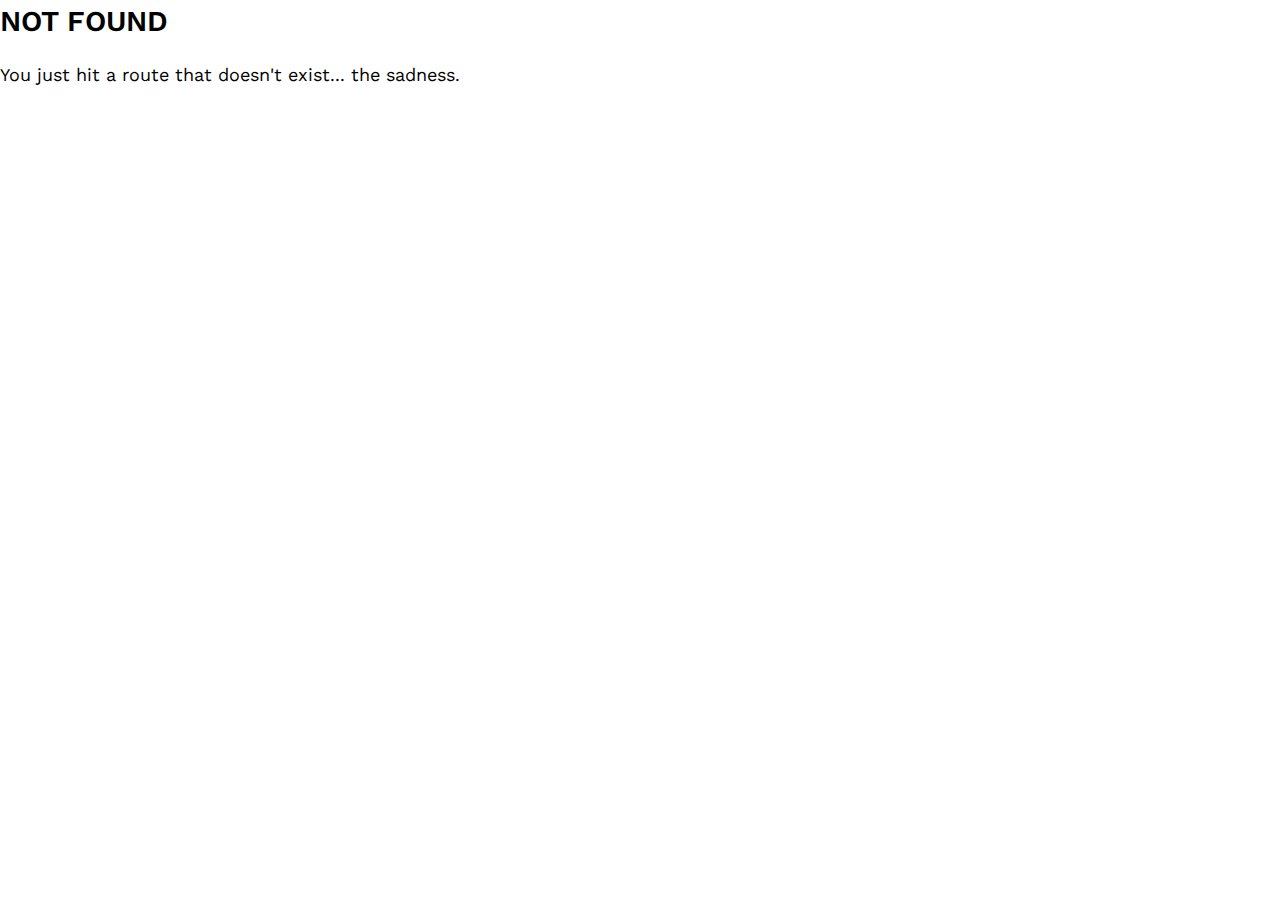
<file: busbud-emails/index.html>
<!DOCTYPE html><html><head><meta charset="utf-8"/><meta http-equiv="x-ua-compatible" content="ie=edge"/><meta name="viewport" content="width=device-width, initial-scale=1, shrink-to-fit=no"/><link rel="preload" href="/component---src-layouts-index-js-3010fd3db16922624ec7.js" as="script"/><link rel="preload" href="/component---src-templates-blog-post-js-f1beb0857e05bb9208d1.js" as="script"/><link rel="preload" href="/path---busbud-emails-76012a9fcb84c7cd08ce.js" as="script"/><link rel="preload" href="/app-72fbdc803cc58650a008.js" as="script"/><link rel="preload" href="/commons-c9201d6f19c634d0f23b.js" as="script"/><title data-react-helmet="true">Project - Busbud Emails</title><link data-react-helmet="true" rel="icon" type="image/ico" href="/static/favicon.921bebd7.ico"/><link data-react-helmet="true" href="https://fonts.googleapis.com/css?family=Work+Sans:400,500,600,700" rel="stylesheet"/><meta data-react-helmet="true" name="description" content="Designer and technologist with a just a tad too much energy."/><style id="gatsby-inlined-css">*,:after,:before{box-sizing:border-box}html{font-family:sans-serif;line-height:1.15;-webkit-text-size-adjust:100%;-ms-text-size-adjust:100%;-ms-overflow-style:scrollbar;-webkit-tap-highlight-color:transparent}@-ms-viewport{width:device-width}article,aside,dialog,figcaption,figure,footer,header,hgroup,main,nav,section{display:block}body{margin:0;font-family:Work Sans,sans-serif;font-size:1rem;font-weight:400;line-height:1.5;color:#000;text-align:left;background-color:#fff}[tabindex="-1"]:focus{outline:none!important}hr{box-sizing:content-box;height:0;overflow:visible}h1,h2,h3,h4,h5,h6{margin-top:0;margin-bottom:.5rem}p{margin-top:0;margin-bottom:1rem}abbr[data-original-title],abbr[title]{text-decoration:underline;text-decoration:underline dotted;cursor:help;border-bottom:0}address{font-style:normal;line-height:inherit}address,dl,ol,ul{margin-bottom:1rem}dl,ol,ul{margin-top:0}ol ol,ol ul,ul ol,ul ul{margin-bottom:0}dt{font-weight:700}dd{margin-bottom:.5rem;margin-left:0}blockquote{margin:0 0 1rem}dfn{font-style:italic}b,strong{font-weight:bolder}small{font-size:80%}sub,sup{position:relative;font-size:75%;line-height:0;vertical-align:baseline}sub{bottom:-.25em}sup{top:-.5em}a{color:#007bff;text-decoration:none;background-color:transparent;-webkit-text-decoration-skip:objects}a:hover{color:#0056b3;text-decoration:underline}a:not([href]):not([tabindex]),a:not([href]):not([tabindex]):focus,a:not([href]):not([tabindex]):hover{color:inherit;text-decoration:none}a:not([href]):not([tabindex]):focus{outline:0}code,kbd,pre,samp{font-family:monospace,monospace;font-size:1em}pre{margin-top:0;margin-bottom:1rem;overflow:auto}figure{margin:0 0 1rem}img{vertical-align:middle;border-style:none}svg:not(:root){overflow:hidden}[role=button],a,area,button,input,label,select,summary,textarea{touch-action:manipulation}table{border-collapse:collapse}caption{padding-top:.75rem;padding-bottom:.75rem;color:#868e96;text-align:left;caption-side:bottom}th{text-align:inherit}label{display:inline-block;margin-bottom:.5rem}button:focus{outline:1px dotted;outline:5px auto -webkit-focus-ring-color}button,input,optgroup,select,textarea{margin:0;font-family:inherit;font-size:inherit;line-height:inherit}button,input{overflow:visible}button,select{text-transform:none}[type=reset],[type=submit],button,html [type=button]{-webkit-appearance:button}[type=button]::-moz-focus-inner,[type=reset]::-moz-focus-inner,[type=submit]::-moz-focus-inner,button::-moz-focus-inner{padding:0;border-style:none}input[type=checkbox],input[type=radio]{box-sizing:border-box;padding:0}input[type=date],input[type=datetime-local],input[type=month],input[type=time]{-webkit-appearance:listbox}textarea{overflow:auto;resize:vertical}fieldset{min-width:0;padding:0;margin:0;border:0}legend{display:block;width:100%;max-width:100%;padding:0;margin-bottom:.5rem;font-size:1.5rem;line-height:inherit;color:inherit;white-space:normal}progress{vertical-align:baseline}[type=number]::-webkit-inner-spin-button,[type=number]::-webkit-outer-spin-button{height:auto}[type=search]{outline-offset:-2px;-webkit-appearance:none}[type=search]::-webkit-search-cancel-button,[type=search]::-webkit-search-decoration{-webkit-appearance:none}::-webkit-file-upload-button{font:inherit;-webkit-appearance:button}output{display:inline-block}summary{display:list-item}template{display:none}[hidden]{display:none!important}.container{margin-right:auto;margin-left:auto;padding-right:16px;padding-left:16px;width:100%}@media (min-width:576px){.container{max-width:540px}}@media (min-width:768px){.container{max-width:720px}}@media (min-width:992px){.container{max-width:960px}}@media (min-width:1200px){.container{max-width:1140px}}.container-fluid{margin-right:auto;margin-left:auto;padding-right:16px;padding-left:16px;width:100%}.row{display:flex;flex-wrap:wrap;margin-right:-16px;margin-left:-16px}.no-gutters{margin-right:0;margin-left:0}.no-gutters>.col,.no-gutters>[class*=col-]{padding-right:0;padding-left:0}.col,.col-1,.col-2,.col-3,.col-4,.col-5,.col-6,.col-7,.col-8,.col-9,.col-10,.col-11,.col-12,.col-auto,.col-lg,.col-lg-1,.col-lg-2,.col-lg-3,.col-lg-4,.col-lg-5,.col-lg-6,.col-lg-7,.col-lg-8,.col-lg-9,.col-lg-10,.col-lg-11,.col-lg-12,.col-lg-auto,.col-md,.col-md-1,.col-md-2,.col-md-3,.col-md-4,.col-md-5,.col-md-6,.col-md-7,.col-md-8,.col-md-9,.col-md-10,.col-md-11,.col-md-12,.col-md-auto,.col-sm,.col-sm-1,.col-sm-2,.col-sm-3,.col-sm-4,.col-sm-5,.col-sm-6,.col-sm-7,.col-sm-8,.col-sm-9,.col-sm-10,.col-sm-11,.col-sm-12,.col-sm-auto,.col-xl,.col-xl-1,.col-xl-2,.col-xl-3,.col-xl-4,.col-xl-5,.col-xl-6,.col-xl-7,.col-xl-8,.col-xl-9,.col-xl-10,.col-xl-11,.col-xl-12,.col-xl-auto{position:relative;width:100%;min-height:1px;padding-right:16px;padding-left:16px}.col{flex-basis:0;flex-grow:1;max-width:100%}.col-auto{flex:0 0 auto;width:auto;max-width:none}.col-1{flex:0 0 8.33333333%;max-width:8.33333333%}.col-2{flex:0 0 16.66666667%;max-width:16.66666667%}.col-3{flex:0 0 25%;max-width:25%}.col-4{flex:0 0 33.33333333%;max-width:33.33333333%}.col-5{flex:0 0 41.66666667%;max-width:41.66666667%}.col-6{flex:0 0 50%;max-width:50%}.col-7{flex:0 0 58.33333333%;max-width:58.33333333%}.col-8{flex:0 0 66.66666667%;max-width:66.66666667%}.col-9{flex:0 0 75%;max-width:75%}.col-10{flex:0 0 83.33333333%;max-width:83.33333333%}.col-11{flex:0 0 91.66666667%;max-width:91.66666667%}.col-12{flex:0 0 100%;max-width:100%}.order-1{order:1}.order-2{order:2}.order-3{order:3}.order-4{order:4}.order-5{order:5}.order-6{order:6}.order-7{order:7}.order-8{order:8}.order-9{order:9}.order-10{order:10}.order-11{order:11}.order-12{order:12}@media (min-width:576px){.col-sm{flex-basis:0;flex-grow:1;max-width:100%}.col-sm-auto{flex:0 0 auto;width:auto;max-width:none}.col-sm-1{flex:0 0 8.33333333%;max-width:8.33333333%}.col-sm-2{flex:0 0 16.66666667%;max-width:16.66666667%}.col-sm-3{flex:0 0 25%;max-width:25%}.col-sm-4{flex:0 0 33.33333333%;max-width:33.33333333%}.col-sm-5{flex:0 0 41.66666667%;max-width:41.66666667%}.col-sm-6{flex:0 0 50%;max-width:50%}.col-sm-7{flex:0 0 58.33333333%;max-width:58.33333333%}.col-sm-8{flex:0 0 66.66666667%;max-width:66.66666667%}.col-sm-9{flex:0 0 75%;max-width:75%}.col-sm-10{flex:0 0 83.33333333%;max-width:83.33333333%}.col-sm-11{flex:0 0 91.66666667%;max-width:91.66666667%}.col-sm-12{flex:0 0 100%;max-width:100%}.order-sm-1{order:1}.order-sm-2{order:2}.order-sm-3{order:3}.order-sm-4{order:4}.order-sm-5{order:5}.order-sm-6{order:6}.order-sm-7{order:7}.order-sm-8{order:8}.order-sm-9{order:9}.order-sm-10{order:10}.order-sm-11{order:11}.order-sm-12{order:12}}@media (min-width:768px){.col-md{flex-basis:0;flex-grow:1;max-width:100%}.col-md-auto{flex:0 0 auto;width:auto;max-width:none}.col-md-1{flex:0 0 8.33333333%;max-width:8.33333333%}.col-md-2{flex:0 0 16.66666667%;max-width:16.66666667%}.col-md-3{flex:0 0 25%;max-width:25%}.col-md-4{flex:0 0 33.33333333%;max-width:33.33333333%}.col-md-5{flex:0 0 41.66666667%;max-width:41.66666667%}.col-md-6{flex:0 0 50%;max-width:50%}.col-md-7{flex:0 0 58.33333333%;max-width:58.33333333%}.col-md-8{flex:0 0 66.66666667%;max-width:66.66666667%}.col-md-9{flex:0 0 75%;max-width:75%}.col-md-10{flex:0 0 83.33333333%;max-width:83.33333333%}.col-md-11{flex:0 0 91.66666667%;max-width:91.66666667%}.col-md-12{flex:0 0 100%;max-width:100%}.order-md-1{order:1}.order-md-2{order:2}.order-md-3{order:3}.order-md-4{order:4}.order-md-5{order:5}.order-md-6{order:6}.order-md-7{order:7}.order-md-8{order:8}.order-md-9{order:9}.order-md-10{order:10}.order-md-11{order:11}.order-md-12{order:12}}@media (min-width:992px){.col-lg{flex-basis:0;flex-grow:1;max-width:100%}.col-lg-auto{flex:0 0 auto;width:auto;max-width:none}.col-lg-1{flex:0 0 8.33333333%;max-width:8.33333333%}.col-lg-2{flex:0 0 16.66666667%;max-width:16.66666667%}.col-lg-3{flex:0 0 25%;max-width:25%}.col-lg-4{flex:0 0 33.33333333%;max-width:33.33333333%}.col-lg-5{flex:0 0 41.66666667%;max-width:41.66666667%}.col-lg-6{flex:0 0 50%;max-width:50%}.col-lg-7{flex:0 0 58.33333333%;max-width:58.33333333%}.col-lg-8{flex:0 0 66.66666667%;max-width:66.66666667%}.col-lg-9{flex:0 0 75%;max-width:75%}.col-lg-10{flex:0 0 83.33333333%;max-width:83.33333333%}.col-lg-11{flex:0 0 91.66666667%;max-width:91.66666667%}.col-lg-12{flex:0 0 100%;max-width:100%}.order-lg-1{order:1}.order-lg-2{order:2}.order-lg-3{order:3}.order-lg-4{order:4}.order-lg-5{order:5}.order-lg-6{order:6}.order-lg-7{order:7}.order-lg-8{order:8}.order-lg-9{order:9}.order-lg-10{order:10}.order-lg-11{order:11}.order-lg-12{order:12}}@media (min-width:1200px){.col-xl{flex-basis:0;flex-grow:1;max-width:100%}.col-xl-auto{flex:0 0 auto;width:auto;max-width:none}.col-xl-1{flex:0 0 8.33333333%;max-width:8.33333333%}.col-xl-2{flex:0 0 16.66666667%;max-width:16.66666667%}.col-xl-3{flex:0 0 25%;max-width:25%}.col-xl-4{flex:0 0 33.33333333%;max-width:33.33333333%}.col-xl-5{flex:0 0 41.66666667%;max-width:41.66666667%}.col-xl-6{flex:0 0 50%;max-width:50%}.col-xl-7{flex:0 0 58.33333333%;max-width:58.33333333%}.col-xl-8{flex:0 0 66.66666667%;max-width:66.66666667%}.col-xl-9{flex:0 0 75%;max-width:75%}.col-xl-10{flex:0 0 83.33333333%;max-width:83.33333333%}.col-xl-11{flex:0 0 91.66666667%;max-width:91.66666667%}.col-xl-12{flex:0 0 100%;max-width:100%}.order-xl-1{order:1}.order-xl-2{order:2}.order-xl-3{order:3}.order-xl-4{order:4}.order-xl-5{order:5}.order-xl-6{order:6}.order-xl-7{order:7}.order-xl-8{order:8}.order-xl-9{order:9}.order-xl-10{order:10}.order-xl-11{order:11}.order-xl-12{order:12}}.btn{display:inline-block;font-weight:400;text-align:center;white-space:nowrap;vertical-align:middle;user-select:none;border:1px solid transparent;padding:.75rem 1rem;font-size:1rem;line-height:1.25;border-radius:.25rem;transition:background-color .15s ease-in-out,border-color .15s ease-in-out,box-shadow .15s ease-in-out}.btn:focus,.btn:hover{text-decoration:none}.btn.focus,.btn:focus{outline:0;box-shadow:none}.btn.disabled,.btn:disabled{opacity:.65;box-shadow:none}.btn.active,.btn:active{background-image:none;box-shadow:none,none}a.btn.disabled,fieldset[disabled] a.btn{pointer-events:none}.btn-primary{color:#fff;background-color:#007bff;border-color:#007bff;box-shadow:none}.btn-primary:hover{color:#fff;background-color:#0069d9;border-color:#0062cc}.btn-primary.focus,.btn-primary:focus{box-shadow:none,0 0 0 3px rgba(0,123,255,.5)}.btn-primary.disabled,.btn-primary:disabled{background-color:#007bff;border-color:#007bff}.btn-primary.active,.btn-primary:active,.show>.btn-primary.dropdown-toggle{background-color:#0069d9;background-image:none;border-color:#0062cc;box-shadow:none}.btn-secondary{color:#fff;background-color:#868e96;border-color:#868e96;box-shadow:none}.btn-secondary:hover{color:#fff;background-color:#727b84;border-color:#6c757d}.btn-secondary.focus,.btn-secondary:focus{box-shadow:none,0 0 0 3px hsla(210,7%,56%,.5)}.btn-secondary.disabled,.btn-secondary:disabled{background-color:#868e96;border-color:#868e96}.btn-secondary.active,.btn-secondary:active,.show>.btn-secondary.dropdown-toggle{background-color:#727b84;background-image:none;border-color:#6c757d;box-shadow:none}.btn-success{color:#fff;background-color:#28a745;border-color:#28a745;box-shadow:none}.btn-success:hover{color:#fff;background-color:#218838;border-color:#1e7e34}.btn-success.focus,.btn-success:focus{box-shadow:none,0 0 0 3px rgba(40,167,69,.5)}.btn-success.disabled,.btn-success:disabled{background-color:#28a745;border-color:#28a745}.btn-success.active,.btn-success:active,.show>.btn-success.dropdown-toggle{background-color:#218838;background-image:none;border-color:#1e7e34;box-shadow:none}.btn-info{color:#fff;background-color:#17a2b8;border-color:#17a2b8;box-shadow:none}.btn-info:hover{color:#fff;background-color:#138496;border-color:#117a8b}.btn-info.focus,.btn-info:focus{box-shadow:none,0 0 0 3px rgba(23,162,184,.5)}.btn-info.disabled,.btn-info:disabled{background-color:#17a2b8;border-color:#17a2b8}.btn-info.active,.btn-info:active,.show>.btn-info.dropdown-toggle{background-color:#138496;background-image:none;border-color:#117a8b;box-shadow:none}.btn-warning{color:#111;background-color:#ffc107;border-color:#ffc107;box-shadow:none}.btn-warning:hover{color:#111;background-color:#e0a800;border-color:#d39e00}.btn-warning.focus,.btn-warning:focus{box-shadow:none,0 0 0 3px rgba(255,193,7,.5)}.btn-warning.disabled,.btn-warning:disabled{background-color:#ffc107;border-color:#ffc107}.btn-warning.active,.btn-warning:active,.show>.btn-warning.dropdown-toggle{background-color:#e0a800;background-image:none;border-color:#d39e00;box-shadow:none}.btn-danger{color:#fff;background-color:#dc3545;border-color:#dc3545;box-shadow:none}.btn-danger:hover{color:#fff;background-color:#c82333;border-color:#bd2130}.btn-danger.focus,.btn-danger:focus{box-shadow:none,0 0 0 3px rgba(220,53,69,.5)}.btn-danger.disabled,.btn-danger:disabled{background-color:#dc3545;border-color:#dc3545}.btn-danger.active,.btn-danger:active,.show>.btn-danger.dropdown-toggle{background-color:#c82333;background-image:none;border-color:#bd2130;box-shadow:none}.btn-light{color:#111;background-color:#f7f7f7;border-color:#f7f7f7;box-shadow:none}.btn-light:hover{color:#111;background-color:#e4e4e4;border-color:#dedddd}.btn-light.focus,.btn-light:focus{box-shadow:none,0 0 0 3px hsla(0,0%,97%,.5)}.btn-light.disabled,.btn-light:disabled{background-color:#f7f7f7;border-color:#f7f7f7}.btn-light.active,.btn-light:active,.show>.btn-light.dropdown-toggle{background-color:#e4e4e4;background-image:none;border-color:#dedddd;box-shadow:none}.btn-dark{box-shadow:none}.btn-dark,.btn-dark:hover{color:#fff;background-color:#000;border-color:#000}.btn-dark.focus,.btn-dark:focus{box-shadow:none,0 0 0 3px rgba(0,0,0,.5)}.btn-dark.disabled,.btn-dark:disabled{background-color:#000;border-color:#000}.btn-dark.active,.btn-dark:active,.show>.btn-dark.dropdown-toggle{background-color:#000;background-image:none;border-color:#000;box-shadow:none}.btn-white{color:#111;background-color:#fff;border-color:#fff;box-shadow:none}.btn-white:hover{color:#111;background-color:#ececec;border-color:#e6e5e5}.btn-white.focus,.btn-white:focus{box-shadow:none,0 0 0 3px hsla(0,0%,100%,.5)}.btn-white.disabled,.btn-white:disabled{background-color:#fff;border-color:#fff}.btn-white.active,.btn-white:active,.show>.btn-white.dropdown-toggle{background-color:#ececec;background-image:none;border-color:#e6e5e5;box-shadow:none}.btn-outline-primary{color:#007bff;background-color:transparent;background-image:none;border-color:#007bff}.btn-outline-primary:hover{color:#fff;background-color:#007bff;border-color:#007bff}.btn-outline-primary.focus,.btn-outline-primary:focus{box-shadow:0 0 0 3px rgba(0,123,255,.5)}.btn-outline-primary.disabled,.btn-outline-primary:disabled{color:#007bff;background-color:transparent}.btn-outline-primary.active,.btn-outline-primary:active,.show>.btn-outline-primary.dropdown-toggle{color:#fff;background-color:#007bff;border-color:#007bff}.btn-outline-secondary{color:#868e96;background-color:transparent;background-image:none;border-color:#868e96}.btn-outline-secondary:hover{color:#fff;background-color:#868e96;border-color:#868e96}.btn-outline-secondary.focus,.btn-outline-secondary:focus{box-shadow:0 0 0 3px hsla(210,7%,56%,.5)}.btn-outline-secondary.disabled,.btn-outline-secondary:disabled{color:#868e96;background-color:transparent}.btn-outline-secondary.active,.btn-outline-secondary:active,.show>.btn-outline-secondary.dropdown-toggle{color:#fff;background-color:#868e96;border-color:#868e96}.btn-outline-success{color:#28a745;background-color:transparent;background-image:none;border-color:#28a745}.btn-outline-success:hover{color:#fff;background-color:#28a745;border-color:#28a745}.btn-outline-success.focus,.btn-outline-success:focus{box-shadow:0 0 0 3px rgba(40,167,69,.5)}.btn-outline-success.disabled,.btn-outline-success:disabled{color:#28a745;background-color:transparent}.btn-outline-success.active,.btn-outline-success:active,.show>.btn-outline-success.dropdown-toggle{color:#fff;background-color:#28a745;border-color:#28a745}.btn-outline-info{color:#17a2b8;background-color:transparent;background-image:none;border-color:#17a2b8}.btn-outline-info:hover{color:#fff;background-color:#17a2b8;border-color:#17a2b8}.btn-outline-info.focus,.btn-outline-info:focus{box-shadow:0 0 0 3px rgba(23,162,184,.5)}.btn-outline-info.disabled,.btn-outline-info:disabled{color:#17a2b8;background-color:transparent}.btn-outline-info.active,.btn-outline-info:active,.show>.btn-outline-info.dropdown-toggle{color:#fff;background-color:#17a2b8;border-color:#17a2b8}.btn-outline-warning{color:#ffc107;background-color:transparent;background-image:none;border-color:#ffc107}.btn-outline-warning:hover{color:#fff;background-color:#ffc107;border-color:#ffc107}.btn-outline-warning.focus,.btn-outline-warning:focus{box-shadow:0 0 0 3px rgba(255,193,7,.5)}.btn-outline-warning.disabled,.btn-outline-warning:disabled{color:#ffc107;background-color:transparent}.btn-outline-warning.active,.btn-outline-warning:active,.show>.btn-outline-warning.dropdown-toggle{color:#fff;background-color:#ffc107;border-color:#ffc107}.btn-outline-danger{color:#dc3545;background-color:transparent;background-image:none;border-color:#dc3545}.btn-outline-danger:hover{color:#fff;background-color:#dc3545;border-color:#dc3545}.btn-outline-danger.focus,.btn-outline-danger:focus{box-shadow:0 0 0 3px rgba(220,53,69,.5)}.btn-outline-danger.disabled,.btn-outline-danger:disabled{color:#dc3545;background-color:transparent}.btn-outline-danger.active,.btn-outline-danger:active,.show>.btn-outline-danger.dropdown-toggle{color:#fff;background-color:#dc3545;border-color:#dc3545}.btn-outline-light{color:#f7f7f7;background-color:transparent;background-image:none;border-color:#f7f7f7}.btn-outline-light:hover{color:#fff;background-color:#f7f7f7;border-color:#f7f7f7}.btn-outline-light.focus,.btn-outline-light:focus{box-shadow:0 0 0 3px hsla(0,0%,97%,.5)}.btn-outline-light.disabled,.btn-outline-light:disabled{color:#f7f7f7;background-color:transparent}.btn-outline-light.active,.btn-outline-light:active,.show>.btn-outline-light.dropdown-toggle{color:#fff;background-color:#f7f7f7;border-color:#f7f7f7}.btn-outline-dark{color:#000;background-color:transparent;background-image:none;border-color:#000}.btn-outline-dark:hover{color:#fff;background-color:#000;border-color:#000}.btn-outline-dark.focus,.btn-outline-dark:focus{box-shadow:0 0 0 3px rgba(0,0,0,.5)}.btn-outline-dark.disabled,.btn-outline-dark:disabled{color:#000;background-color:transparent}.btn-outline-dark.active,.btn-outline-dark:active,.show>.btn-outline-dark.dropdown-toggle{color:#fff;background-color:#000;border-color:#000}.btn-outline-white{color:#fff;background-color:transparent;background-image:none;border-color:#fff}.btn-outline-white:hover{color:#fff;background-color:#fff;border-color:#fff}.btn-outline-white.focus,.btn-outline-white:focus{box-shadow:0 0 0 3px hsla(0,0%,100%,.5)}.btn-outline-white.disabled,.btn-outline-white:disabled{color:#fff;background-color:transparent}.btn-outline-white.active,.btn-outline-white:active,.show>.btn-outline-white.dropdown-toggle{color:#fff;background-color:#fff;border-color:#fff}.btn-link{font-weight:400;color:#007bff;border-radius:0}.btn-link,.btn-link.active,.btn-link:active,.btn-link:disabled{background-color:transparent;box-shadow:none}.btn-link,.btn-link:active,.btn-link:focus{border-color:transparent;box-shadow:none}.btn-link:hover{border-color:transparent}.btn-link:focus,.btn-link:hover{color:#0056b3;text-decoration:underline;background-color:transparent}.btn-link:disabled{color:#868e96}.btn-link:disabled:focus,.btn-link:disabled:hover{text-decoration:none}.btn-lg{padding:.5rem 1rem;font-size:1.125rem;line-height:1.5;border-radius:.5rem}.btn-sm{padding:.25rem .5rem;font-size:.875rem;line-height:1.5;border-radius:0 .125rem}.btn-block{display:block;width:100%}.btn-block+.btn-block{margin-top:.5rem}input[type=button].btn-block,input[type=reset].btn-block,input[type=submit].btn-block{width:100%}.fade{opacity:0;transition:opacity .15s linear}.fade.show{opacity:1}.collapse{display:none}.collapse.show{display:block}tr.collapse.show{display:table-row}tbody.collapse.show{display:table-row-group}.collapsing{position:relative;height:0;overflow:hidden;transition:height .35s ease}.align-baseline{vertical-align:baseline!important}.align-top{vertical-align:top!important}.align-middle{vertical-align:middle!important}.align-bottom{vertical-align:bottom!important}.align-text-bottom{vertical-align:text-bottom!important}.align-text-top{vertical-align:text-top!important}.bg-primary{background-color:#007bff!important}a.bg-primary:focus,a.bg-primary:hover{background-color:#0062cc!important}.bg-secondary{background-color:#868e96!important}a.bg-secondary:focus,a.bg-secondary:hover{background-color:#6c757d!important}.bg-success{background-color:#28a745!important}a.bg-success:focus,a.bg-success:hover{background-color:#1e7e34!important}.bg-info{background-color:#17a2b8!important}a.bg-info:focus,a.bg-info:hover{background-color:#117a8b!important}.bg-warning{background-color:#ffc107!important}a.bg-warning:focus,a.bg-warning:hover{background-color:#d39e00!important}.bg-danger{background-color:#dc3545!important}a.bg-danger:focus,a.bg-danger:hover{background-color:#bd2130!important}.bg-light{background-color:#f7f7f7!important}a.bg-light:focus,a.bg-light:hover{background-color:#dedddd!important}.bg-dark,a.bg-dark:focus,a.bg-dark:hover{background-color:#000!important}a.bg-white:focus,a.bg-white:hover{background-color:#e6e5e5!important}.bg-white{background-color:#fff!important}.bg-transparent{background-color:transparent!important}.border{border:1px solid #e9ecef!important}.border-0{border:0!important}.border-top-0{border-top:0!important}.border-right-0{border-right:0!important}.border-bottom-0{border-bottom:0!important}.border-left-0{border-left:0!important}.border-primary{border-color:#007bff!important}.border-secondary{border-color:#868e96!important}.border-success{border-color:#28a745!important}.border-info{border-color:#17a2b8!important}.border-warning{border-color:#ffc107!important}.border-danger{border-color:#dc3545!important}.border-light{border-color:#f7f7f7!important}.border-dark{border-color:#000!important}.border-white{border-color:#fff!important}.rounded{border-radius:.25rem!important}.rounded-top{border-top-left-radius:.25rem!important}.rounded-right,.rounded-top{border-top-right-radius:.25rem!important}.rounded-bottom,.rounded-right{border-bottom-right-radius:.25rem!important}.rounded-bottom,.rounded-left{border-bottom-left-radius:.25rem!important}.rounded-left{border-top-left-radius:.25rem!important}.rounded-circle{border-radius:50%}.rounded-0{border-radius:0}.clearfix:after{display:block;clear:both;content:""}.d-none{display:none!important}.d-inline{display:inline!important}.d-inline-block{display:inline-block!important}.d-block{display:block!important}.d-table{display:table!important}.d-table-cell{display:table-cell!important}.d-flex{display:flex!important}.d-inline-flex{display:inline-flex!important}@media (min-width:576px){.d-sm-none{display:none!important}.d-sm-inline{display:inline!important}.d-sm-inline-block{display:inline-block!important}.d-sm-block{display:block!important}.d-sm-table{display:table!important}.d-sm-table-cell{display:table-cell!important}.d-sm-flex{display:flex!important}.d-sm-inline-flex{display:inline-flex!important}}@media (min-width:768px){.d-md-none{display:none!important}.d-md-inline{display:inline!important}.d-md-inline-block{display:inline-block!important}.d-md-block{display:block!important}.d-md-table{display:table!important}.d-md-table-cell{display:table-cell!important}.d-md-flex{display:flex!important}.d-md-inline-flex{display:inline-flex!important}}@media (min-width:992px){.d-lg-none{display:none!important}.d-lg-inline{display:inline!important}.d-lg-inline-block{display:inline-block!important}.d-lg-block{display:block!important}.d-lg-table{display:table!important}.d-lg-table-cell{display:table-cell!important}.d-lg-flex{display:flex!important}.d-lg-inline-flex{display:inline-flex!important}}@media (min-width:1200px){.d-xl-none{display:none!important}.d-xl-inline{display:inline!important}.d-xl-inline-block{display:inline-block!important}.d-xl-block{display:block!important}.d-xl-table{display:table!important}.d-xl-table-cell{display:table-cell!important}.d-xl-flex{display:flex!important}.d-xl-inline-flex{display:inline-flex!important}}.d-print-block{display:none!important}@media print{.d-print-block{display:block!important}}.d-print-inline{display:none!important}@media print{.d-print-inline{display:inline!important}}.d-print-inline-block{display:none!important}@media print{.d-print-inline-block{display:inline-block!important}}@media print{.d-print-none{display:none!important}}.embed-responsive{position:relative;display:block;width:100%;padding:0;overflow:hidden}.embed-responsive:before{display:block;content:""}.embed-responsive .embed-responsive-item,.embed-responsive embed,.embed-responsive iframe,.embed-responsive object,.embed-responsive video{position:absolute;top:0;bottom:0;left:0;width:100%;height:100%;border:0}.embed-responsive-21by9:before{padding-top:42.85714286%}.embed-responsive-16by9:before{padding-top:56.25%}.embed-responsive-4by3:before{padding-top:75%}.embed-responsive-1by1:before{padding-top:100%}.flex-row{flex-direction:row!important}.flex-column{flex-direction:column!important}.flex-row-reverse{flex-direction:row-reverse!important}.flex-column-reverse{flex-direction:column-reverse!important}.flex-wrap{flex-wrap:wrap!important}.flex-nowrap{flex-wrap:nowrap!important}.flex-wrap-reverse{flex-wrap:wrap-reverse!important}.justify-content-start{justify-content:flex-start!important}.justify-content-end{justify-content:flex-end!important}.justify-content-center{justify-content:center!important}.justify-content-between{justify-content:space-between!important}.justify-content-around{justify-content:space-around!important}.align-items-start{align-items:flex-start!important}.align-items-end{align-items:flex-end!important}.align-items-center{align-items:center!important}.align-items-baseline{align-items:baseline!important}.align-items-stretch{align-items:stretch!important}.align-content-start{align-content:flex-start!important}.align-content-end{align-content:flex-end!important}.align-content-center{align-content:center!important}.align-content-between{align-content:space-between!important}.align-content-around{align-content:space-around!important}.align-content-stretch{align-content:stretch!important}.align-self-auto{align-self:auto!important}.align-self-start{align-self:flex-start!important}.align-self-end{align-self:flex-end!important}.align-self-center{align-self:center!important}.align-self-baseline{align-self:baseline!important}.align-self-stretch{align-self:stretch!important}@media (min-width:576px){.flex-sm-row{flex-direction:row!important}.flex-sm-column{flex-direction:column!important}.flex-sm-row-reverse{flex-direction:row-reverse!important}.flex-sm-column-reverse{flex-direction:column-reverse!important}.flex-sm-wrap{flex-wrap:wrap!important}.flex-sm-nowrap{flex-wrap:nowrap!important}.flex-sm-wrap-reverse{flex-wrap:wrap-reverse!important}.justify-content-sm-start{justify-content:flex-start!important}.justify-content-sm-end{justify-content:flex-end!important}.justify-content-sm-center{justify-content:center!important}.justify-content-sm-between{justify-content:space-between!important}.justify-content-sm-around{justify-content:space-around!important}.align-items-sm-start{align-items:flex-start!important}.align-items-sm-end{align-items:flex-end!important}.align-items-sm-center{align-items:center!important}.align-items-sm-baseline{align-items:baseline!important}.align-items-sm-stretch{align-items:stretch!important}.align-content-sm-start{align-content:flex-start!important}.align-content-sm-end{align-content:flex-end!important}.align-content-sm-center{align-content:center!important}.align-content-sm-between{align-content:space-between!important}.align-content-sm-around{align-content:space-around!important}.align-content-sm-stretch{align-content:stretch!important}.align-self-sm-auto{align-self:auto!important}.align-self-sm-start{align-self:flex-start!important}.align-self-sm-end{align-self:flex-end!important}.align-self-sm-center{align-self:center!important}.align-self-sm-baseline{align-self:baseline!important}.align-self-sm-stretch{align-self:stretch!important}}@media (min-width:768px){.flex-md-row{flex-direction:row!important}.flex-md-column{flex-direction:column!important}.flex-md-row-reverse{flex-direction:row-reverse!important}.flex-md-column-reverse{flex-direction:column-reverse!important}.flex-md-wrap{flex-wrap:wrap!important}.flex-md-nowrap{flex-wrap:nowrap!important}.flex-md-wrap-reverse{flex-wrap:wrap-reverse!important}.justify-content-md-start{justify-content:flex-start!important}.justify-content-md-end{justify-content:flex-end!important}.justify-content-md-center{justify-content:center!important}.justify-content-md-between{justify-content:space-between!important}.justify-content-md-around{justify-content:space-around!important}.align-items-md-start{align-items:flex-start!important}.align-items-md-end{align-items:flex-end!important}.align-items-md-center{align-items:center!important}.align-items-md-baseline{align-items:baseline!important}.align-items-md-stretch{align-items:stretch!important}.align-content-md-start{align-content:flex-start!important}.align-content-md-end{align-content:flex-end!important}.align-content-md-center{align-content:center!important}.align-content-md-between{align-content:space-between!important}.align-content-md-around{align-content:space-around!important}.align-content-md-stretch{align-content:stretch!important}.align-self-md-auto{align-self:auto!important}.align-self-md-start{align-self:flex-start!important}.align-self-md-end{align-self:flex-end!important}.align-self-md-center{align-self:center!important}.align-self-md-baseline{align-self:baseline!important}.align-self-md-stretch{align-self:stretch!important}}@media (min-width:992px){.flex-lg-row{flex-direction:row!important}.flex-lg-column{flex-direction:column!important}.flex-lg-row-reverse{flex-direction:row-reverse!important}.flex-lg-column-reverse{flex-direction:column-reverse!important}.flex-lg-wrap{flex-wrap:wrap!important}.flex-lg-nowrap{flex-wrap:nowrap!important}.flex-lg-wrap-reverse{flex-wrap:wrap-reverse!important}.justify-content-lg-start{justify-content:flex-start!important}.justify-content-lg-end{justify-content:flex-end!important}.justify-content-lg-center{justify-content:center!important}.justify-content-lg-between{justify-content:space-between!important}.justify-content-lg-around{justify-content:space-around!important}.align-items-lg-start{align-items:flex-start!important}.align-items-lg-end{align-items:flex-end!important}.align-items-lg-center{align-items:center!important}.align-items-lg-baseline{align-items:baseline!important}.align-items-lg-stretch{align-items:stretch!important}.align-content-lg-start{align-content:flex-start!important}.align-content-lg-end{align-content:flex-end!important}.align-content-lg-center{align-content:center!important}.align-content-lg-between{align-content:space-between!important}.align-content-lg-around{align-content:space-around!important}.align-content-lg-stretch{align-content:stretch!important}.align-self-lg-auto{align-self:auto!important}.align-self-lg-start{align-self:flex-start!important}.align-self-lg-end{align-self:flex-end!important}.align-self-lg-center{align-self:center!important}.align-self-lg-baseline{align-self:baseline!important}.align-self-lg-stretch{align-self:stretch!important}}@media (min-width:1200px){.flex-xl-row{flex-direction:row!important}.flex-xl-column{flex-direction:column!important}.flex-xl-row-reverse{flex-direction:row-reverse!important}.flex-xl-column-reverse{flex-direction:column-reverse!important}.flex-xl-wrap{flex-wrap:wrap!important}.flex-xl-nowrap{flex-wrap:nowrap!important}.flex-xl-wrap-reverse{flex-wrap:wrap-reverse!important}.justify-content-xl-start{justify-content:flex-start!important}.justify-content-xl-end{justify-content:flex-end!important}.justify-content-xl-center{justify-content:center!important}.justify-content-xl-between{justify-content:space-between!important}.justify-content-xl-around{justify-content:space-around!important}.align-items-xl-start{align-items:flex-start!important}.align-items-xl-end{align-items:flex-end!important}.align-items-xl-center{align-items:center!important}.align-items-xl-baseline{align-items:baseline!important}.align-items-xl-stretch{align-items:stretch!important}.align-content-xl-start{align-content:flex-start!important}.align-content-xl-end{align-content:flex-end!important}.align-content-xl-center{align-content:center!important}.align-content-xl-between{align-content:space-between!important}.align-content-xl-around{align-content:space-around!important}.align-content-xl-stretch{align-content:stretch!important}.align-self-xl-auto{align-self:auto!important}.align-self-xl-start{align-self:flex-start!important}.align-self-xl-end{align-self:flex-end!important}.align-self-xl-center{align-self:center!important}.align-self-xl-baseline{align-self:baseline!important}.align-self-xl-stretch{align-self:stretch!important}}.float-left{float:left!important}.float-right{float:right!important}.float-none{float:none!important}@media (min-width:576px){.float-sm-left{float:left!important}.float-sm-right{float:right!important}.float-sm-none{float:none!important}}@media (min-width:768px){.float-md-left{float:left!important}.float-md-right{float:right!important}.float-md-none{float:none!important}}@media (min-width:992px){.float-lg-left{float:left!important}.float-lg-right{float:right!important}.float-lg-none{float:none!important}}@media (min-width:1200px){.float-xl-left{float:left!important}.float-xl-right{float:right!important}.float-xl-none{float:none!important}}.position-static{position:static!important}.position-relative{position:relative!important}.position-absolute{position:absolute!important}.position-fixed{position:fixed!important}.position-sticky{position:sticky!important}.fixed-top{top:0}.fixed-bottom,.fixed-top{position:fixed;right:0;left:0;z-index:1030}.fixed-bottom{bottom:0}@supports (position:sticky){.sticky-top{position:sticky;top:0;z-index:1020}}.sr-only{position:absolute;width:1px;height:1px;padding:0;overflow:hidden;clip:rect(0,0,0,0);white-space:nowrap;clip-path:inset(50%);border:0}.sr-only-focusable:active,.sr-only-focusable:focus{position:static;width:auto;height:auto;overflow:visible;clip:auto;white-space:normal;clip-path:none}.w-25{width:25%!important}.w-50{width:50%!important}.w-75{width:75%!important}.w-100{width:100%!important}.h-25{height:25%!important}.h-50{height:50%!important}.h-75{height:75%!important}.h-100{height:100%!important}.mw-100{max-width:100%!important}.mh-100{max-height:100%!important}.m-0{margin:0!important}.mt-0,.my-0{margin-top:0!important}.mr-0,.mx-0{margin-right:0!important}.mb-0,.my-0{margin-bottom:0!important}.ml-0,.mx-0{margin-left:0!important}.m-1{margin:.25rem!important}.mt-1,.my-1{margin-top:.25rem!important}.mr-1,.mx-1{margin-right:.25rem!important}.mb-1,.my-1{margin-bottom:.25rem!important}.ml-1,.mx-1{margin-left:.25rem!important}.m-2{margin:.5rem!important}.mt-2,.my-2{margin-top:.5rem!important}.mr-2,.mx-2{margin-right:.5rem!important}.mb-2,.my-2{margin-bottom:.5rem!important}.ml-2,.mx-2{margin-left:.5rem!important}.m-3{margin:.75rem!important}.mt-3,.my-3{margin-top:.75rem!important}.mr-3,.mx-3{margin-right:.75rem!important}.mb-3,.my-3{margin-bottom:.75rem!important}.ml-3,.mx-3{margin-left:.75rem!important}.m-4{margin:1rem!important}.mt-4,.my-4{margin-top:1rem!important}.mr-4,.mx-4{margin-right:1rem!important}.mb-4,.my-4{margin-bottom:1rem!important}.ml-4,.mx-4{margin-left:1rem!important}.m-5{margin:1.25rem!important}.mt-5,.my-5{margin-top:1.25rem!important}.mr-5,.mx-5{margin-right:1.25rem!important}.mb-5,.my-5{margin-bottom:1.25rem!important}.ml-5,.mx-5{margin-left:1.25rem!important}.m-6{margin:1.5rem!important}.mt-6,.my-6{margin-top:1.5rem!important}.mr-6,.mx-6{margin-right:1.5rem!important}.mb-6,.my-6{margin-bottom:1.5rem!important}.ml-6,.mx-6{margin-left:1.5rem!important}.m-7{margin:3rem!important}.mt-7,.my-7{margin-top:3rem!important}.mr-7,.mx-7{margin-right:3rem!important}.mb-7,.my-7{margin-bottom:3rem!important}.ml-7,.mx-7{margin-left:3rem!important}.p-0{padding:0!important}.pt-0,.py-0{padding-top:0!important}.pr-0,.px-0{padding-right:0!important}.pb-0,.py-0{padding-bottom:0!important}.pl-0,.px-0{padding-left:0!important}.p-1{padding:.25rem!important}.pt-1,.py-1{padding-top:.25rem!important}.pr-1,.px-1{padding-right:.25rem!important}.pb-1,.py-1{padding-bottom:.25rem!important}.pl-1,.px-1{padding-left:.25rem!important}.p-2{padding:.5rem!important}.pt-2,.py-2{padding-top:.5rem!important}.pr-2,.px-2{padding-right:.5rem!important}.pb-2,.py-2{padding-bottom:.5rem!important}.pl-2,.px-2{padding-left:.5rem!important}.p-3{padding:.75rem!important}.pt-3,.py-3{padding-top:.75rem!important}.pr-3,.px-3{padding-right:.75rem!important}.pb-3,.py-3{padding-bottom:.75rem!important}.pl-3,.px-3{padding-left:.75rem!important}.p-4{padding:1rem!important}.pt-4,.py-4{padding-top:1rem!important}.pr-4,.px-4{padding-right:1rem!important}.pb-4,.py-4{padding-bottom:1rem!important}.pl-4,.px-4{padding-left:1rem!important}.p-5{padding:1.25rem!important}.pt-5,.py-5{padding-top:1.25rem!important}.pr-5,.px-5{padding-right:1.25rem!important}.pb-5,.py-5{padding-bottom:1.25rem!important}.pl-5,.px-5{padding-left:1.25rem!important}.p-6{padding:1.5rem!important}.pt-6,.py-6{padding-top:1.5rem!important}.pr-6,.px-6{padding-right:1.5rem!important}.pb-6,.py-6{padding-bottom:1.5rem!important}.pl-6,.px-6{padding-left:1.5rem!important}.p-7{padding:3rem!important}.pt-7,.py-7{padding-top:3rem!important}.pr-7,.px-7{padding-right:3rem!important}.pb-7,.py-7{padding-bottom:3rem!important}.pl-7,.px-7{padding-left:3rem!important}.m-auto{margin:auto!important}.mt-auto,.my-auto{margin-top:auto!important}.mr-auto,.mx-auto{margin-right:auto!important}.mb-auto,.my-auto{margin-bottom:auto!important}.ml-auto,.mx-auto{margin-left:auto!important}@media (min-width:576px){.m-sm-0{margin:0!important}.mt-sm-0,.my-sm-0{margin-top:0!important}.mr-sm-0,.mx-sm-0{margin-right:0!important}.mb-sm-0,.my-sm-0{margin-bottom:0!important}.ml-sm-0,.mx-sm-0{margin-left:0!important}.m-sm-1{margin:.25rem!important}.mt-sm-1,.my-sm-1{margin-top:.25rem!important}.mr-sm-1,.mx-sm-1{margin-right:.25rem!important}.mb-sm-1,.my-sm-1{margin-bottom:.25rem!important}.ml-sm-1,.mx-sm-1{margin-left:.25rem!important}.m-sm-2{margin:.5rem!important}.mt-sm-2,.my-sm-2{margin-top:.5rem!important}.mr-sm-2,.mx-sm-2{margin-right:.5rem!important}.mb-sm-2,.my-sm-2{margin-bottom:.5rem!important}.ml-sm-2,.mx-sm-2{margin-left:.5rem!important}.m-sm-3{margin:.75rem!important}.mt-sm-3,.my-sm-3{margin-top:.75rem!important}.mr-sm-3,.mx-sm-3{margin-right:.75rem!important}.mb-sm-3,.my-sm-3{margin-bottom:.75rem!important}.ml-sm-3,.mx-sm-3{margin-left:.75rem!important}.m-sm-4{margin:1rem!important}.mt-sm-4,.my-sm-4{margin-top:1rem!important}.mr-sm-4,.mx-sm-4{margin-right:1rem!important}.mb-sm-4,.my-sm-4{margin-bottom:1rem!important}.ml-sm-4,.mx-sm-4{margin-left:1rem!important}.m-sm-5{margin:1.25rem!important}.mt-sm-5,.my-sm-5{margin-top:1.25rem!important}.mr-sm-5,.mx-sm-5{margin-right:1.25rem!important}.mb-sm-5,.my-sm-5{margin-bottom:1.25rem!important}.ml-sm-5,.mx-sm-5{margin-left:1.25rem!important}.m-sm-6{margin:1.5rem!important}.mt-sm-6,.my-sm-6{margin-top:1.5rem!important}.mr-sm-6,.mx-sm-6{margin-right:1.5rem!important}.mb-sm-6,.my-sm-6{margin-bottom:1.5rem!important}.ml-sm-6,.mx-sm-6{margin-left:1.5rem!important}.m-sm-7{margin:3rem!important}.mt-sm-7,.my-sm-7{margin-top:3rem!important}.mr-sm-7,.mx-sm-7{margin-right:3rem!important}.mb-sm-7,.my-sm-7{margin-bottom:3rem!important}.ml-sm-7,.mx-sm-7{margin-left:3rem!important}.p-sm-0{padding:0!important}.pt-sm-0,.py-sm-0{padding-top:0!important}.pr-sm-0,.px-sm-0{padding-right:0!important}.pb-sm-0,.py-sm-0{padding-bottom:0!important}.pl-sm-0,.px-sm-0{padding-left:0!important}.p-sm-1{padding:.25rem!important}.pt-sm-1,.py-sm-1{padding-top:.25rem!important}.pr-sm-1,.px-sm-1{padding-right:.25rem!important}.pb-sm-1,.py-sm-1{padding-bottom:.25rem!important}.pl-sm-1,.px-sm-1{padding-left:.25rem!important}.p-sm-2{padding:.5rem!important}.pt-sm-2,.py-sm-2{padding-top:.5rem!important}.pr-sm-2,.px-sm-2{padding-right:.5rem!important}.pb-sm-2,.py-sm-2{padding-bottom:.5rem!important}.pl-sm-2,.px-sm-2{padding-left:.5rem!important}.p-sm-3{padding:.75rem!important}.pt-sm-3,.py-sm-3{padding-top:.75rem!important}.pr-sm-3,.px-sm-3{padding-right:.75rem!important}.pb-sm-3,.py-sm-3{padding-bottom:.75rem!important}.pl-sm-3,.px-sm-3{padding-left:.75rem!important}.p-sm-4{padding:1rem!important}.pt-sm-4,.py-sm-4{padding-top:1rem!important}.pr-sm-4,.px-sm-4{padding-right:1rem!important}.pb-sm-4,.py-sm-4{padding-bottom:1rem!important}.pl-sm-4,.px-sm-4{padding-left:1rem!important}.p-sm-5{padding:1.25rem!important}.pt-sm-5,.py-sm-5{padding-top:1.25rem!important}.pr-sm-5,.px-sm-5{padding-right:1.25rem!important}.pb-sm-5,.py-sm-5{padding-bottom:1.25rem!important}.pl-sm-5,.px-sm-5{padding-left:1.25rem!important}.p-sm-6{padding:1.5rem!important}.pt-sm-6,.py-sm-6{padding-top:1.5rem!important}.pr-sm-6,.px-sm-6{padding-right:1.5rem!important}.pb-sm-6,.py-sm-6{padding-bottom:1.5rem!important}.pl-sm-6,.px-sm-6{padding-left:1.5rem!important}.p-sm-7{padding:3rem!important}.pt-sm-7,.py-sm-7{padding-top:3rem!important}.pr-sm-7,.px-sm-7{padding-right:3rem!important}.pb-sm-7,.py-sm-7{padding-bottom:3rem!important}.pl-sm-7,.px-sm-7{padding-left:3rem!important}.m-sm-auto{margin:auto!important}.mt-sm-auto,.my-sm-auto{margin-top:auto!important}.mr-sm-auto,.mx-sm-auto{margin-right:auto!important}.mb-sm-auto,.my-sm-auto{margin-bottom:auto!important}.ml-sm-auto,.mx-sm-auto{margin-left:auto!important}}@media (min-width:768px){.m-md-0{margin:0!important}.mt-md-0,.my-md-0{margin-top:0!important}.mr-md-0,.mx-md-0{margin-right:0!important}.mb-md-0,.my-md-0{margin-bottom:0!important}.ml-md-0,.mx-md-0{margin-left:0!important}.m-md-1{margin:.25rem!important}.mt-md-1,.my-md-1{margin-top:.25rem!important}.mr-md-1,.mx-md-1{margin-right:.25rem!important}.mb-md-1,.my-md-1{margin-bottom:.25rem!important}.ml-md-1,.mx-md-1{margin-left:.25rem!important}.m-md-2{margin:.5rem!important}.mt-md-2,.my-md-2{margin-top:.5rem!important}.mr-md-2,.mx-md-2{margin-right:.5rem!important}.mb-md-2,.my-md-2{margin-bottom:.5rem!important}.ml-md-2,.mx-md-2{margin-left:.5rem!important}.m-md-3{margin:.75rem!important}.mt-md-3,.my-md-3{margin-top:.75rem!important}.mr-md-3,.mx-md-3{margin-right:.75rem!important}.mb-md-3,.my-md-3{margin-bottom:.75rem!important}.ml-md-3,.mx-md-3{margin-left:.75rem!important}.m-md-4{margin:1rem!important}.mt-md-4,.my-md-4{margin-top:1rem!important}.mr-md-4,.mx-md-4{margin-right:1rem!important}.mb-md-4,.my-md-4{margin-bottom:1rem!important}.ml-md-4,.mx-md-4{margin-left:1rem!important}.m-md-5{margin:1.25rem!important}.mt-md-5,.my-md-5{margin-top:1.25rem!important}.mr-md-5,.mx-md-5{margin-right:1.25rem!important}.mb-md-5,.my-md-5{margin-bottom:1.25rem!important}.ml-md-5,.mx-md-5{margin-left:1.25rem!important}.m-md-6{margin:1.5rem!important}.mt-md-6,.my-md-6{margin-top:1.5rem!important}.mr-md-6,.mx-md-6{margin-right:1.5rem!important}.mb-md-6,.my-md-6{margin-bottom:1.5rem!important}.ml-md-6,.mx-md-6{margin-left:1.5rem!important}.m-md-7{margin:3rem!important}.mt-md-7,.my-md-7{margin-top:3rem!important}.mr-md-7,.mx-md-7{margin-right:3rem!important}.mb-md-7,.my-md-7{margin-bottom:3rem!important}.ml-md-7,.mx-md-7{margin-left:3rem!important}.p-md-0{padding:0!important}.pt-md-0,.py-md-0{padding-top:0!important}.pr-md-0,.px-md-0{padding-right:0!important}.pb-md-0,.py-md-0{padding-bottom:0!important}.pl-md-0,.px-md-0{padding-left:0!important}.p-md-1{padding:.25rem!important}.pt-md-1,.py-md-1{padding-top:.25rem!important}.pr-md-1,.px-md-1{padding-right:.25rem!important}.pb-md-1,.py-md-1{padding-bottom:.25rem!important}.pl-md-1,.px-md-1{padding-left:.25rem!important}.p-md-2{padding:.5rem!important}.pt-md-2,.py-md-2{padding-top:.5rem!important}.pr-md-2,.px-md-2{padding-right:.5rem!important}.pb-md-2,.py-md-2{padding-bottom:.5rem!important}.pl-md-2,.px-md-2{padding-left:.5rem!important}.p-md-3{padding:.75rem!important}.pt-md-3,.py-md-3{padding-top:.75rem!important}.pr-md-3,.px-md-3{padding-right:.75rem!important}.pb-md-3,.py-md-3{padding-bottom:.75rem!important}.pl-md-3,.px-md-3{padding-left:.75rem!important}.p-md-4{padding:1rem!important}.pt-md-4,.py-md-4{padding-top:1rem!important}.pr-md-4,.px-md-4{padding-right:1rem!important}.pb-md-4,.py-md-4{padding-bottom:1rem!important}.pl-md-4,.px-md-4{padding-left:1rem!important}.p-md-5{padding:1.25rem!important}.pt-md-5,.py-md-5{padding-top:1.25rem!important}.pr-md-5,.px-md-5{padding-right:1.25rem!important}.pb-md-5,.py-md-5{padding-bottom:1.25rem!important}.pl-md-5,.px-md-5{padding-left:1.25rem!important}.p-md-6{padding:1.5rem!important}.pt-md-6,.py-md-6{padding-top:1.5rem!important}.pr-md-6,.px-md-6{padding-right:1.5rem!important}.pb-md-6,.py-md-6{padding-bottom:1.5rem!important}.pl-md-6,.px-md-6{padding-left:1.5rem!important}.p-md-7{padding:3rem!important}.pt-md-7,.py-md-7{padding-top:3rem!important}.pr-md-7,.px-md-7{padding-right:3rem!important}.pb-md-7,.py-md-7{padding-bottom:3rem!important}.pl-md-7,.px-md-7{padding-left:3rem!important}.m-md-auto{margin:auto!important}.mt-md-auto,.my-md-auto{margin-top:auto!important}.mr-md-auto,.mx-md-auto{margin-right:auto!important}.mb-md-auto,.my-md-auto{margin-bottom:auto!important}.ml-md-auto,.mx-md-auto{margin-left:auto!important}}@media (min-width:992px){.m-lg-0{margin:0!important}.mt-lg-0,.my-lg-0{margin-top:0!important}.mr-lg-0,.mx-lg-0{margin-right:0!important}.mb-lg-0,.my-lg-0{margin-bottom:0!important}.ml-lg-0,.mx-lg-0{margin-left:0!important}.m-lg-1{margin:.25rem!important}.mt-lg-1,.my-lg-1{margin-top:.25rem!important}.mr-lg-1,.mx-lg-1{margin-right:.25rem!important}.mb-lg-1,.my-lg-1{margin-bottom:.25rem!important}.ml-lg-1,.mx-lg-1{margin-left:.25rem!important}.m-lg-2{margin:.5rem!important}.mt-lg-2,.my-lg-2{margin-top:.5rem!important}.mr-lg-2,.mx-lg-2{margin-right:.5rem!important}.mb-lg-2,.my-lg-2{margin-bottom:.5rem!important}.ml-lg-2,.mx-lg-2{margin-left:.5rem!important}.m-lg-3{margin:.75rem!important}.mt-lg-3,.my-lg-3{margin-top:.75rem!important}.mr-lg-3,.mx-lg-3{margin-right:.75rem!important}.mb-lg-3,.my-lg-3{margin-bottom:.75rem!important}.ml-lg-3,.mx-lg-3{margin-left:.75rem!important}.m-lg-4{margin:1rem!important}.mt-lg-4,.my-lg-4{margin-top:1rem!important}.mr-lg-4,.mx-lg-4{margin-right:1rem!important}.mb-lg-4,.my-lg-4{margin-bottom:1rem!important}.ml-lg-4,.mx-lg-4{margin-left:1rem!important}.m-lg-5{margin:1.25rem!important}.mt-lg-5,.my-lg-5{margin-top:1.25rem!important}.mr-lg-5,.mx-lg-5{margin-right:1.25rem!important}.mb-lg-5,.my-lg-5{margin-bottom:1.25rem!important}.ml-lg-5,.mx-lg-5{margin-left:1.25rem!important}.m-lg-6{margin:1.5rem!important}.mt-lg-6,.my-lg-6{margin-top:1.5rem!important}.mr-lg-6,.mx-lg-6{margin-right:1.5rem!important}.mb-lg-6,.my-lg-6{margin-bottom:1.5rem!important}.ml-lg-6,.mx-lg-6{margin-left:1.5rem!important}.m-lg-7{margin:3rem!important}.mt-lg-7,.my-lg-7{margin-top:3rem!important}.mr-lg-7,.mx-lg-7{margin-right:3rem!important}.mb-lg-7,.my-lg-7{margin-bottom:3rem!important}.ml-lg-7,.mx-lg-7{margin-left:3rem!important}.p-lg-0{padding:0!important}.pt-lg-0,.py-lg-0{padding-top:0!important}.pr-lg-0,.px-lg-0{padding-right:0!important}.pb-lg-0,.py-lg-0{padding-bottom:0!important}.pl-lg-0,.px-lg-0{padding-left:0!important}.p-lg-1{padding:.25rem!important}.pt-lg-1,.py-lg-1{padding-top:.25rem!important}.pr-lg-1,.px-lg-1{padding-right:.25rem!important}.pb-lg-1,.py-lg-1{padding-bottom:.25rem!important}.pl-lg-1,.px-lg-1{padding-left:.25rem!important}.p-lg-2{padding:.5rem!important}.pt-lg-2,.py-lg-2{padding-top:.5rem!important}.pr-lg-2,.px-lg-2{padding-right:.5rem!important}.pb-lg-2,.py-lg-2{padding-bottom:.5rem!important}.pl-lg-2,.px-lg-2{padding-left:.5rem!important}.p-lg-3{padding:.75rem!important}.pt-lg-3,.py-lg-3{padding-top:.75rem!important}.pr-lg-3,.px-lg-3{padding-right:.75rem!important}.pb-lg-3,.py-lg-3{padding-bottom:.75rem!important}.pl-lg-3,.px-lg-3{padding-left:.75rem!important}.p-lg-4{padding:1rem!important}.pt-lg-4,.py-lg-4{padding-top:1rem!important}.pr-lg-4,.px-lg-4{padding-right:1rem!important}.pb-lg-4,.py-lg-4{padding-bottom:1rem!important}.pl-lg-4,.px-lg-4{padding-left:1rem!important}.p-lg-5{padding:1.25rem!important}.pt-lg-5,.py-lg-5{padding-top:1.25rem!important}.pr-lg-5,.px-lg-5{padding-right:1.25rem!important}.pb-lg-5,.py-lg-5{padding-bottom:1.25rem!important}.pl-lg-5,.px-lg-5{padding-left:1.25rem!important}.p-lg-6{padding:1.5rem!important}.pt-lg-6,.py-lg-6{padding-top:1.5rem!important}.pr-lg-6,.px-lg-6{padding-right:1.5rem!important}.pb-lg-6,.py-lg-6{padding-bottom:1.5rem!important}.pl-lg-6,.px-lg-6{padding-left:1.5rem!important}.p-lg-7{padding:3rem!important}.pt-lg-7,.py-lg-7{padding-top:3rem!important}.pr-lg-7,.px-lg-7{padding-right:3rem!important}.pb-lg-7,.py-lg-7{padding-bottom:3rem!important}.pl-lg-7,.px-lg-7{padding-left:3rem!important}.m-lg-auto{margin:auto!important}.mt-lg-auto,.my-lg-auto{margin-top:auto!important}.mr-lg-auto,.mx-lg-auto{margin-right:auto!important}.mb-lg-auto,.my-lg-auto{margin-bottom:auto!important}.ml-lg-auto,.mx-lg-auto{margin-left:auto!important}}@media (min-width:1200px){.m-xl-0{margin:0!important}.mt-xl-0,.my-xl-0{margin-top:0!important}.mr-xl-0,.mx-xl-0{margin-right:0!important}.mb-xl-0,.my-xl-0{margin-bottom:0!important}.ml-xl-0,.mx-xl-0{margin-left:0!important}.m-xl-1{margin:.25rem!important}.mt-xl-1,.my-xl-1{margin-top:.25rem!important}.mr-xl-1,.mx-xl-1{margin-right:.25rem!important}.mb-xl-1,.my-xl-1{margin-bottom:.25rem!important}.ml-xl-1,.mx-xl-1{margin-left:.25rem!important}.m-xl-2{margin:.5rem!important}.mt-xl-2,.my-xl-2{margin-top:.5rem!important}.mr-xl-2,.mx-xl-2{margin-right:.5rem!important}.mb-xl-2,.my-xl-2{margin-bottom:.5rem!important}.ml-xl-2,.mx-xl-2{margin-left:.5rem!important}.m-xl-3{margin:.75rem!important}.mt-xl-3,.my-xl-3{margin-top:.75rem!important}.mr-xl-3,.mx-xl-3{margin-right:.75rem!important}.mb-xl-3,.my-xl-3{margin-bottom:.75rem!important}.ml-xl-3,.mx-xl-3{margin-left:.75rem!important}.m-xl-4{margin:1rem!important}.mt-xl-4,.my-xl-4{margin-top:1rem!important}.mr-xl-4,.mx-xl-4{margin-right:1rem!important}.mb-xl-4,.my-xl-4{margin-bottom:1rem!important}.ml-xl-4,.mx-xl-4{margin-left:1rem!important}.m-xl-5{margin:1.25rem!important}.mt-xl-5,.my-xl-5{margin-top:1.25rem!important}.mr-xl-5,.mx-xl-5{margin-right:1.25rem!important}.mb-xl-5,.my-xl-5{margin-bottom:1.25rem!important}.ml-xl-5,.mx-xl-5{margin-left:1.25rem!important}.m-xl-6{margin:1.5rem!important}.mt-xl-6,.my-xl-6{margin-top:1.5rem!important}.mr-xl-6,.mx-xl-6{margin-right:1.5rem!important}.mb-xl-6,.my-xl-6{margin-bottom:1.5rem!important}.ml-xl-6,.mx-xl-6{margin-left:1.5rem!important}.m-xl-7{margin:3rem!important}.mt-xl-7,.my-xl-7{margin-top:3rem!important}.mr-xl-7,.mx-xl-7{margin-right:3rem!important}.mb-xl-7,.my-xl-7{margin-bottom:3rem!important}.ml-xl-7,.mx-xl-7{margin-left:3rem!important}.p-xl-0{padding:0!important}.pt-xl-0,.py-xl-0{padding-top:0!important}.pr-xl-0,.px-xl-0{padding-right:0!important}.pb-xl-0,.py-xl-0{padding-bottom:0!important}.pl-xl-0,.px-xl-0{padding-left:0!important}.p-xl-1{padding:.25rem!important}.pt-xl-1,.py-xl-1{padding-top:.25rem!important}.pr-xl-1,.px-xl-1{padding-right:.25rem!important}.pb-xl-1,.py-xl-1{padding-bottom:.25rem!important}.pl-xl-1,.px-xl-1{padding-left:.25rem!important}.p-xl-2{padding:.5rem!important}.pt-xl-2,.py-xl-2{padding-top:.5rem!important}.pr-xl-2,.px-xl-2{padding-right:.5rem!important}.pb-xl-2,.py-xl-2{padding-bottom:.5rem!important}.pl-xl-2,.px-xl-2{padding-left:.5rem!important}.p-xl-3{padding:.75rem!important}.pt-xl-3,.py-xl-3{padding-top:.75rem!important}.pr-xl-3,.px-xl-3{padding-right:.75rem!important}.pb-xl-3,.py-xl-3{padding-bottom:.75rem!important}.pl-xl-3,.px-xl-3{padding-left:.75rem!important}.p-xl-4{padding:1rem!important}.pt-xl-4,.py-xl-4{padding-top:1rem!important}.pr-xl-4,.px-xl-4{padding-right:1rem!important}.pb-xl-4,.py-xl-4{padding-bottom:1rem!important}.pl-xl-4,.px-xl-4{padding-left:1rem!important}.p-xl-5{padding:1.25rem!important}.pt-xl-5,.py-xl-5{padding-top:1.25rem!important}.pr-xl-5,.px-xl-5{padding-right:1.25rem!important}.pb-xl-5,.py-xl-5{padding-bottom:1.25rem!important}.pl-xl-5,.px-xl-5{padding-left:1.25rem!important}.p-xl-6{padding:1.5rem!important}.pt-xl-6,.py-xl-6{padding-top:1.5rem!important}.pr-xl-6,.px-xl-6{padding-right:1.5rem!important}.pb-xl-6,.py-xl-6{padding-bottom:1.5rem!important}.pl-xl-6,.px-xl-6{padding-left:1.5rem!important}.p-xl-7{padding:3rem!important}.pt-xl-7,.py-xl-7{padding-top:3rem!important}.pr-xl-7,.px-xl-7{padding-right:3rem!important}.pb-xl-7,.py-xl-7{padding-bottom:3rem!important}.pl-xl-7,.px-xl-7{padding-left:3rem!important}.m-xl-auto{margin:auto!important}.mt-xl-auto,.my-xl-auto{margin-top:auto!important}.mr-xl-auto,.mx-xl-auto{margin-right:auto!important}.mb-xl-auto,.my-xl-auto{margin-bottom:auto!important}.ml-xl-auto,.mx-xl-auto{margin-left:auto!important}}.text-justify{text-align:justify!important}.text-nowrap{white-space:nowrap!important}.text-truncate{overflow:hidden;text-overflow:ellipsis;white-space:nowrap}.text-left{text-align:left!important}.text-right{text-align:right!important}.text-center{text-align:center!important}@media (min-width:576px){.text-sm-left{text-align:left!important}.text-sm-right{text-align:right!important}.text-sm-center{text-align:center!important}}@media (min-width:768px){.text-md-left{text-align:left!important}.text-md-right{text-align:right!important}.text-md-center{text-align:center!important}}@media (min-width:992px){.text-lg-left{text-align:left!important}.text-lg-right{text-align:right!important}.text-lg-center{text-align:center!important}}@media (min-width:1200px){.text-xl-left{text-align:left!important}.text-xl-right{text-align:right!important}.text-xl-center{text-align:center!important}}.text-lowercase{text-transform:lowercase!important}.text-uppercase{text-transform:uppercase!important}.text-capitalize{text-transform:capitalize!important}.font-weight-light{font-weight:300!important}.font-weight-normal{font-weight:400!important}.font-weight-bold{font-weight:700!important}.font-italic{font-style:italic!important}.text-primary{color:#007bff!important}a.text-primary:focus,a.text-primary:hover{color:#0062cc!important}.text-secondary{color:#868e96!important}a.text-secondary:focus,a.text-secondary:hover{color:#6c757d!important}.text-success{color:#28a745!important}a.text-success:focus,a.text-success:hover{color:#1e7e34!important}.text-info{color:#17a2b8!important}a.text-info:focus,a.text-info:hover{color:#117a8b!important}.text-warning{color:#ffc107!important}a.text-warning:focus,a.text-warning:hover{color:#d39e00!important}.text-danger{color:#dc3545!important}a.text-danger:focus,a.text-danger:hover{color:#bd2130!important}.text-light{color:#f7f7f7!important}a.text-light:focus,a.text-light:hover{color:#dedddd!important}.text-dark,a.text-dark:focus,a.text-dark:hover{color:#000!important}.text-white{color:#fff!important}a.text-white:focus,a.text-white:hover{color:#e6e5e5!important}.text-muted{color:#868e96!important}.text-hide{font:0/0 a;color:transparent;text-shadow:none;background-color:transparent;border:0}.visible{visibility:visible!important}.invisible{visibility:hidden!important}.form-control{display:block;width:100%;padding:.75rem 1rem;font-size:1rem;line-height:1.25;color:#495057;background-color:#fff;background-image:none;background-clip:padding-box;border:1px solid #dbdbdb;border-radius:.25rem;box-shadow:none;transition:border-color .15s ease-in-out,box-shadow .15s ease-in-out}.form-control::-ms-expand{background-color:transparent;border:0}.form-control:focus{color:#495057;background-color:#fff;border-color:#007bff;outline:none;box-shadow:none,none}.form-control::placeholder{color:#868e96;opacity:1}.form-control:disabled,.form-control[readonly]{background-color:#e9ecef;opacity:1}select.form-control:not([size]):not([multiple]){height:calc(2.75rem + 2px)}select.form-control:focus::-ms-value{color:#495057;background-color:#fff}.form-control-file,.form-control-range{display:block}.col-form-label{padding-top:calc(.75rem - 1px * 2);padding-bottom:calc(.75rem - 1px * 2);margin-bottom:0}.col-form-label-lg{padding-top:calc(.5rem - 1px * 2);padding-bottom:calc(.5rem - 1px * 2);font-size:1.125rem}.col-form-label-sm{padding-top:calc(.25rem - 1px * 2);padding-bottom:calc(.25rem - 1px * 2);font-size:.875rem}.col-form-legend{font-size:1rem}.col-form-legend,.form-control-plaintext{padding-top:.75rem;padding-bottom:.75rem;margin-bottom:0}.form-control-plaintext{line-height:1.25;border:solid transparent;border-width:1px 0}.form-control-plaintext.form-control-lg,.form-control-plaintext.form-control-sm{padding-right:0;padding-left:0}.form-control-sm{padding:.25rem .5rem;font-size:.875rem;line-height:1.5;border-radius:0 .125rem}select.form-control-sm:not([size]):not([multiple]){height:calc(1.8125rem + 2px)}.form-control-lg{padding:.5rem 1rem;font-size:1.125rem;line-height:1.5;border-radius:.5rem}select.form-control-lg:not([size]):not([multiple]){height:calc(2.6875rem + 2px)}.form-group{margin-bottom:1rem}.form-text{display:block;margin-top:.25rem}.form-row{display:flex;flex-wrap:wrap;margin-right:-5px;margin-left:-5px}.form-row>.col,.form-row>[class*=col-]{padding-right:5px;padding-left:5px}.form-check{position:relative;display:block;margin-bottom:.5rem}.form-check.disabled .form-check-label{color:#868e96}.form-check-label{padding-left:1.25rem;margin-bottom:0}.form-check-input{position:absolute;margin-top:.25rem;margin-left:-1.25rem}.form-check-inline{display:inline-block}.form-check-inline .form-check-label{vertical-align:middle}.form-check-inline+.form-check-inline{margin-left:.75rem}.invalid-feedback{display:none;margin-top:.25rem;font-size:.875rem;color:#dc3545}.invalid-tooltip{position:absolute;top:100%;z-index:5;display:none;width:250px;padding:.5rem;margin-top:.1rem;font-size:.875rem;line-height:1;color:#fff;background-color:rgba(220,53,69,.8);border-radius:.2rem}.custom-select.is-valid,.form-control.is-valid,.was-validated .custom-select:valid,.was-validated .form-control:valid{border-color:#28a745}.custom-select.is-valid:focus,.form-control.is-valid:focus,.was-validated .custom-select:valid:focus,.was-validated .form-control:valid:focus{box-shadow:0 0 0 .2rem rgba(40,167,69,.25)}.custom-select.is-valid~.invalid-feedback,.custom-select.is-valid~.invalid-tooltip,.form-control.is-valid~.invalid-feedback,.form-control.is-valid~.invalid-tooltip,.was-validated .custom-select:valid~.invalid-feedback,.was-validated .custom-select:valid~.invalid-tooltip,.was-validated .form-control:valid~.invalid-feedback,.was-validated .form-control:valid~.invalid-tooltip{display:block}.form-check-input.is-valid+.form-check-label,.was-validated .form-check-input:valid+.form-check-label{color:#28a745}.custom-control-input.is-valid~.custom-control-indicator,.was-validated .custom-control-input:valid~.custom-control-indicator{background-color:rgba(40,167,69,.25)}.custom-control-input.is-valid~.custom-control-description,.was-validated .custom-control-input:valid~.custom-control-description{color:#28a745}.custom-file-input.is-valid~.custom-file-control,.was-validated .custom-file-input:valid~.custom-file-control{border-color:#28a745}.custom-file-input.is-valid~.custom-file-control:before,.was-validated .custom-file-input:valid~.custom-file-control:before{border-color:inherit}.custom-file-input.is-valid:focus,.was-validated .custom-file-input:valid:focus{box-shadow:0 0 0 .2rem rgba(40,167,69,.25)}.custom-select.is-invalid,.form-control.is-invalid,.was-validated .custom-select:invalid,.was-validated .form-control:invalid{border-color:#dc3545}.custom-select.is-invalid:focus,.form-control.is-invalid:focus,.was-validated .custom-select:invalid:focus,.was-validated .form-control:invalid:focus{box-shadow:0 0 0 .2rem rgba(220,53,69,.25)}.custom-select.is-invalid~.invalid-feedback,.custom-select.is-invalid~.invalid-tooltip,.form-control.is-invalid~.invalid-feedback,.form-control.is-invalid~.invalid-tooltip,.was-validated .custom-select:invalid~.invalid-feedback,.was-validated .custom-select:invalid~.invalid-tooltip,.was-validated .form-control:invalid~.invalid-feedback,.was-validated .form-control:invalid~.invalid-tooltip{display:block}.form-check-input.is-invalid+.form-check-label,.was-validated .form-check-input:invalid+.form-check-label{color:#dc3545}.custom-control-input.is-invalid~.custom-control-indicator,.was-validated .custom-control-input:invalid~.custom-control-indicator{background-color:rgba(220,53,69,.25)}.custom-control-input.is-invalid~.custom-control-description,.was-validated .custom-control-input:invalid~.custom-control-description{color:#dc3545}.custom-file-input.is-invalid~.custom-file-control,.was-validated .custom-file-input:invalid~.custom-file-control{border-color:#dc3545}.custom-file-input.is-invalid~.custom-file-control:before,.was-validated .custom-file-input:invalid~.custom-file-control:before{border-color:inherit}.custom-file-input.is-invalid:focus,.was-validated .custom-file-input:invalid:focus{box-shadow:0 0 0 .2rem rgba(220,53,69,.25)}.form-inline{display:flex;flex-flow:row wrap;align-items:center}.form-inline .form-check{width:100%}@media (min-width:576px){.form-inline label{justify-content:center}.form-inline .form-group,.form-inline label{display:flex;align-items:center;margin-bottom:0}.form-inline .form-group{flex:0 0 auto;flex-flow:row wrap}.form-inline .form-control{display:inline-block;width:auto;vertical-align:middle}.form-inline .form-control-plaintext{display:inline-block}.form-inline .input-group{width:auto}.form-inline .form-control-label{margin-bottom:0;vertical-align:middle}.form-inline .form-check{display:flex;align-items:center;justify-content:center;width:auto;margin-top:0;margin-bottom:0}.form-inline .form-check-label{padding-left:0}.form-inline .form-check-input{position:relative;margin-top:0;margin-right:.25rem;margin-left:0}.form-inline .custom-control{display:flex;align-items:center;justify-content:center;padding-left:0}.form-inline .custom-control-indicator{position:static;display:inline-block;margin-right:.25rem;vertical-align:text-bottom}.form-inline .has-feedback .form-control-feedback{top:0}}.img-fluid,.img-thumbnail{max-width:100%;height:auto}.img-thumbnail{padding:.25rem;background-color:#fff;border:1px solid #ddd;border-radius:.25rem;transition:all .2s ease-in-out;box-shadow:0 1px 2px rgba(0,0,0,.075)}.figure{display:inline-block}.figure-img{margin-bottom:.5rem;line-height:1}.figure-caption{font-size:90%;color:#868e96}*{font-size:18px}@media (max-width:575px){*{font-size:16px}}p{line-height:1.58}h1{font-weight:400;font-size:1.6rem;margin-bottom:4px;margin-bottom:1rem}h1,h1 a{font-weight:600}h1 a{font-size:1.6rem!important}h1 a,h1 a:hover{color:unset}.title{font-weight:400;font-size:2rem;margin-bottom:0}h2{font-size:1.2rem;margin-top:2rem;margin-bottom:1rem}h2,h3{font-weight:500}h3{font-size:1rem}h4{font-size:.8rem;font-weight:400;color:#495057}p,p a{font-size:1rem}a{font-size:16px}a.text-dark,a.text-dark:hover{color:unset}.container{max-width:820px}@media (max-width:575px){.section-header.container{padding:0}}.text-small{font-size:14px}.left-column{flex-basis:64px}.nav a{color:#000;opacity:.25}.nav a:hover{opacity:.7}.blog-post .section{margin-top:1rem;margin-bottom:1rem}.blog-post-content img{margin:2rem}.intro{margin-top:120px;margin-bottom:120px;max-width:300px}.profile-picture{border-radius:50%;width:80px;height:80px;align-self:center}.section{margin-top:64px;margin-bottom:192px}.container-fluid{padding:0}.section-header img{max-width:360px;max-height:550px;margin:32px;width:auto;height:auto;box-shadow:0 4px 20px rgba(0,0,0,.16);border-radius:8px}</style></head><body><div id="___gatsby"><div data-reactroot="" data-reactid="1" data-react-checksum="-1180454745"><!-- react-empty: 2 --><div data-reactid="3"><div class="blog-post my-7" data-reactid="4"><!-- react-empty: 5 --><div class="container d-flex align-items-center" data-reactid="6"><svg fill="#000000" height="16" viewBox="0 0 24 24" width="24" xmlns="http://www.w3.org/2000/svg" data-reactid="7"><path d="M0 0h24v24H0z" fill="none" data-reactid="8"></path><path d="M20 11H7.83l5.59-5.59L12 4l-8 8 8 8 1.41-1.41L7.83 13H20v-2z" data-reactid="9"></path></svg><a class="text-dark" href="/" data-reactid="10">All projects</a></div><div class="section" data-reactid="11"><div class="container text-center" data-reactid="12"><span class="text-muted text-small" data-reactid="13">June - September 2016</span><h1 class="mt-0" data-reactid="14">Busbud Emails</h1><div class="mb-5" data-reactid="15"><span data-reactid="16"></span></div></div><div class="container section-header mb-5" data-reactid="17"><div class="gradient d-flex justify-content-center flex-wrap" style="background:linear-gradient(135deg, #ffce6f 15%, #f7e18d 85% );" data-reactid="18"><img src="/static/top-destination.d308918e.png" data-reactid="19"/></div></div></div><div class="container" data-reactid="20"><div class="blog-post-content" data-reactid="21"><p>Busbud needed to refresh its email strategy on how and when it communicated with its users.</p>
<h1 class="w-100 text-center my-7">Emails are an interesting problem. On one hand you have a world of restrictions but on the other, the boundaries forces you to be creative and keep things simple.</h1>
<p>Email's design faces a whole new set of problems, be it responsiveness, clarity, fidelity and usefulness. It's hard to make good emails.</p>
<h2>Design</h2>
<p>The first part of the experience is to figure out when the emails should come and what the content should be. Obviously, Busbud's interest in emails was very much driven by business value. Repeat purchase, conversion and satisfaction. We settled on creating 3 categories of emails:</p>
<p>1 - Transactional: purchase related emails such as the busbud tickets and payment confirmation.</p>
<p>2 - Promotional: Promotions geared around your purchases and data points on the users</p>
<p>3 - Content: Emails around travel stories and tips.</p>
<p>After weeks of iterations and testing there one was clear conclusion, the output needed to be kept dead simple.
Each email was designed to follow a simple pattern:</p>
<ul>
<li>Light illustration to set the tone of the email and at a glance, give an idea of what it was about.</li>
<li>A very large, straight to the point title to grab the attention.</li>
<li>A short and descriptive</li>
</ul>
<p>This way, it remains appealing, compatible with all clients and fully responsive.</p>
<p>Here is a few of the emails:</p>

  <a class="gatsby-resp-image-link" href="/static/survey-cd9ef707dc5a4b4a9ccb62c1474a8225-a276a.png" style="display: block" target="_blank" rel="noopener">
  
  <span class="gatsby-resp-image-wrapper" style="position: relative; display: block; ; max-width: 559px; margin-left: auto; margin-right: auto;">
    <span class="gatsby-resp-image-background-image" style="padding-bottom: 178.89087656529514%; position: relative; bottom: 0; left: 0; background-image: url(&apos;[data-uri]&apos;); background-size: cover; display: block;">
      <img class="gatsby-resp-image-image" style="width: 100%; height: 100%; margin: 0; vertical-align: middle; position: absolute; top: 0; left: 0; box-shadow: inset 0px 0px 0px 400px white;" alt="survey" title="" src="/static/survey-cd9ef707dc5a4b4a9ccb62c1474a8225-a276a.png" srcset="/static/survey-cd9ef707dc5a4b4a9ccb62c1474a8225-eac8f.png 197w,
/static/survey-cd9ef707dc5a4b4a9ccb62c1474a8225-65f76.png 394w,
/static/survey-cd9ef707dc5a4b4a9ccb62c1474a8225-a276a.png 559w" sizes="(max-width: 559px) 100vw, 559px">
    </span>
  </span>
  
  </a>
    
<br>

  <a class="gatsby-resp-image-link" href="/static/welcome-d7e20012421830b7a6573c1d1136ef40-1297c.png" style="display: block" target="_blank" rel="noopener">
  
  <span class="gatsby-resp-image-wrapper" style="position: relative; display: block; ; max-width: 266px; margin-left: auto; margin-right: auto;">
    <span class="gatsby-resp-image-background-image" style="padding-bottom: 375.9398496240602%; position: relative; bottom: 0; left: 0; background-image: url(&apos;[data-uri]&apos;); background-size: cover; display: block;">
      <img class="gatsby-resp-image-image" style="width: 100%; height: 100%; margin: 0; vertical-align: middle; position: absolute; top: 0; left: 0; box-shadow: inset 0px 0px 0px 400px white;" alt="welcome" title="" src="/static/welcome-d7e20012421830b7a6573c1d1136ef40-1297c.png" srcset="/static/welcome-d7e20012421830b7a6573c1d1136ef40-7e9d1.png 197w,
/static/welcome-d7e20012421830b7a6573c1d1136ef40-1297c.png 266w" sizes="(max-width: 266px) 100vw, 266px">
    </span>
  </span>
  
  </a>
    
<br></div></div></div></div></div></div><script id="webpack-manifest">/*<![CDATA[*/window.webpackManifest={"231608221292675":"app-72fbdc803cc58650a008.js","107818501498521":"component---src-templates-blog-post-js-f1beb0857e05bb9208d1.js","162898551421021":"component---src-pages-404-js-4503918ea3a16cfcdb75.js","35783957827783":"component---src-pages-index-js-6cd1b7dcdf58fcb80ff3.js","60335399758886":"path----557518bd178906f8d58a.js","40251647462364":"path---rachel-style-profile-f04c593240db375dabdc.js","99759139122568":"path---busbud-redesign-5b2dad9d8ad67be3fc19.js","254326727457701":"path---busbud-emails-76012a9fcb84c7cd08ce.js","78548045760841":"path---nextbus-29c1a8a36579698ec200.js","254022195166212":"path---404-a0e39f21c11f6a62c5ab.js","142629428675168":"path---index-302b79157335b092a5ad.js","178698757827068":"path---404-html-a0e39f21c11f6a62c5ab.js","114276838955818":"component---src-layouts-index-js-3010fd3db16922624ec7.js"}/*]]>*/</script><script>/*<![CDATA[*/!function(e,t,r){function n(){for(;d[0]&&"loaded"==d[0][f];)c=d.shift(),c[o]=!i.parentNode.insertBefore(c,i)}for(var s,a,c,d=[],i=e.scripts[0],o="onreadystatechange",f="readyState";s=r.shift();)a=e.createElement(t),"async"in i?(a.async=!1,e.head.appendChild(a)):i[f]?(d.push(a),a[o]=n):e.write("<"+t+' src="'+s+'" defer></'+t+">"),a.src=s}(document,"script",["/commons-c9201d6f19c634d0f23b.js","/app-72fbdc803cc58650a008.js","/path---busbud-emails-76012a9fcb84c7cd08ce.js","/component---src-templates-blog-post-js-f1beb0857e05bb9208d1.js","/component---src-layouts-index-js-3010fd3db16922624ec7.js"])/*]]>*/</script><script async="" src="https://www.googletagmanager.com/gtag/js?id=UA-113547881-1"></script><script>
              window.dataLayer = window.dataLayer || [];
              function gtag(){dataLayer.push(arguments);}
              gtag('js', new Date());
            
              gtag('config', 'UA-113547881-1');
            </script></body></html>
</file>
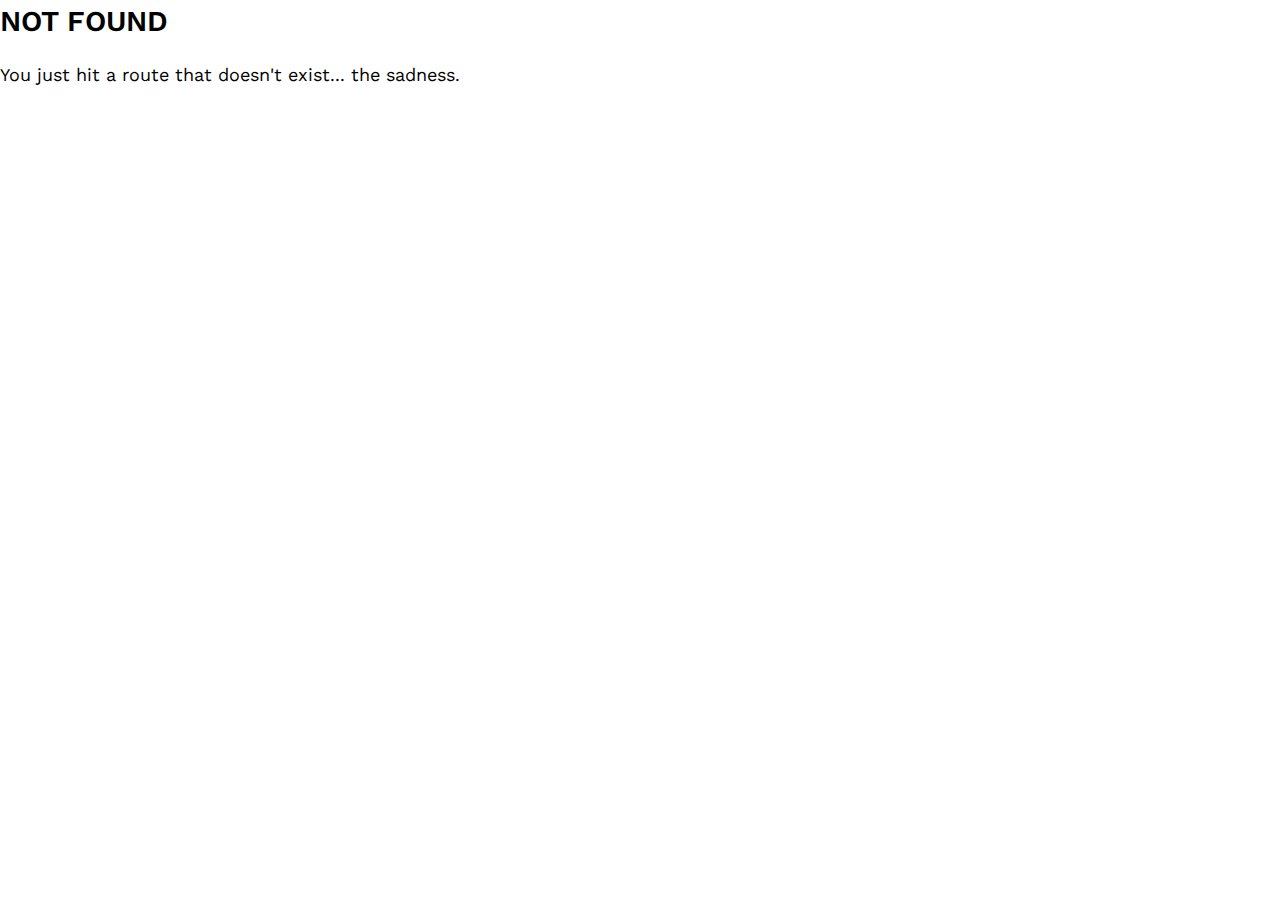
<file: busbud-redesign/index.html>
<!DOCTYPE html><html><head><meta charset="utf-8"/><meta http-equiv="x-ua-compatible" content="ie=edge"/><meta name="viewport" content="width=device-width, initial-scale=1, shrink-to-fit=no"/><link rel="preload" href="/component---src-layouts-index-js-3010fd3db16922624ec7.js" as="script"/><link rel="preload" href="/component---src-templates-blog-post-js-f1beb0857e05bb9208d1.js" as="script"/><link rel="preload" href="/path---busbud-redesign-5b2dad9d8ad67be3fc19.js" as="script"/><link rel="preload" href="/app-72fbdc803cc58650a008.js" as="script"/><link rel="preload" href="/commons-c9201d6f19c634d0f23b.js" as="script"/><title data-react-helmet="true">Project - Busbud Redesign</title><link data-react-helmet="true" rel="icon" type="image/ico" href="/static/favicon.921bebd7.ico"/><link data-react-helmet="true" href="https://fonts.googleapis.com/css?family=Work+Sans:400,500,600,700" rel="stylesheet"/><meta data-react-helmet="true" name="description" content="Designer and technologist with a just a tad too much energy."/><style id="gatsby-inlined-css">*,:after,:before{box-sizing:border-box}html{font-family:sans-serif;line-height:1.15;-webkit-text-size-adjust:100%;-ms-text-size-adjust:100%;-ms-overflow-style:scrollbar;-webkit-tap-highlight-color:transparent}@-ms-viewport{width:device-width}article,aside,dialog,figcaption,figure,footer,header,hgroup,main,nav,section{display:block}body{margin:0;font-family:Work Sans,sans-serif;font-size:1rem;font-weight:400;line-height:1.5;color:#000;text-align:left;background-color:#fff}[tabindex="-1"]:focus{outline:none!important}hr{box-sizing:content-box;height:0;overflow:visible}h1,h2,h3,h4,h5,h6{margin-top:0;margin-bottom:.5rem}p{margin-top:0;margin-bottom:1rem}abbr[data-original-title],abbr[title]{text-decoration:underline;text-decoration:underline dotted;cursor:help;border-bottom:0}address{font-style:normal;line-height:inherit}address,dl,ol,ul{margin-bottom:1rem}dl,ol,ul{margin-top:0}ol ol,ol ul,ul ol,ul ul{margin-bottom:0}dt{font-weight:700}dd{margin-bottom:.5rem;margin-left:0}blockquote{margin:0 0 1rem}dfn{font-style:italic}b,strong{font-weight:bolder}small{font-size:80%}sub,sup{position:relative;font-size:75%;line-height:0;vertical-align:baseline}sub{bottom:-.25em}sup{top:-.5em}a{color:#007bff;text-decoration:none;background-color:transparent;-webkit-text-decoration-skip:objects}a:hover{color:#0056b3;text-decoration:underline}a:not([href]):not([tabindex]),a:not([href]):not([tabindex]):focus,a:not([href]):not([tabindex]):hover{color:inherit;text-decoration:none}a:not([href]):not([tabindex]):focus{outline:0}code,kbd,pre,samp{font-family:monospace,monospace;font-size:1em}pre{margin-top:0;margin-bottom:1rem;overflow:auto}figure{margin:0 0 1rem}img{vertical-align:middle;border-style:none}svg:not(:root){overflow:hidden}[role=button],a,area,button,input,label,select,summary,textarea{touch-action:manipulation}table{border-collapse:collapse}caption{padding-top:.75rem;padding-bottom:.75rem;color:#868e96;text-align:left;caption-side:bottom}th{text-align:inherit}label{display:inline-block;margin-bottom:.5rem}button:focus{outline:1px dotted;outline:5px auto -webkit-focus-ring-color}button,input,optgroup,select,textarea{margin:0;font-family:inherit;font-size:inherit;line-height:inherit}button,input{overflow:visible}button,select{text-transform:none}[type=reset],[type=submit],button,html [type=button]{-webkit-appearance:button}[type=button]::-moz-focus-inner,[type=reset]::-moz-focus-inner,[type=submit]::-moz-focus-inner,button::-moz-focus-inner{padding:0;border-style:none}input[type=checkbox],input[type=radio]{box-sizing:border-box;padding:0}input[type=date],input[type=datetime-local],input[type=month],input[type=time]{-webkit-appearance:listbox}textarea{overflow:auto;resize:vertical}fieldset{min-width:0;padding:0;margin:0;border:0}legend{display:block;width:100%;max-width:100%;padding:0;margin-bottom:.5rem;font-size:1.5rem;line-height:inherit;color:inherit;white-space:normal}progress{vertical-align:baseline}[type=number]::-webkit-inner-spin-button,[type=number]::-webkit-outer-spin-button{height:auto}[type=search]{outline-offset:-2px;-webkit-appearance:none}[type=search]::-webkit-search-cancel-button,[type=search]::-webkit-search-decoration{-webkit-appearance:none}::-webkit-file-upload-button{font:inherit;-webkit-appearance:button}output{display:inline-block}summary{display:list-item}template{display:none}[hidden]{display:none!important}.container{margin-right:auto;margin-left:auto;padding-right:16px;padding-left:16px;width:100%}@media (min-width:576px){.container{max-width:540px}}@media (min-width:768px){.container{max-width:720px}}@media (min-width:992px){.container{max-width:960px}}@media (min-width:1200px){.container{max-width:1140px}}.container-fluid{margin-right:auto;margin-left:auto;padding-right:16px;padding-left:16px;width:100%}.row{display:flex;flex-wrap:wrap;margin-right:-16px;margin-left:-16px}.no-gutters{margin-right:0;margin-left:0}.no-gutters>.col,.no-gutters>[class*=col-]{padding-right:0;padding-left:0}.col,.col-1,.col-2,.col-3,.col-4,.col-5,.col-6,.col-7,.col-8,.col-9,.col-10,.col-11,.col-12,.col-auto,.col-lg,.col-lg-1,.col-lg-2,.col-lg-3,.col-lg-4,.col-lg-5,.col-lg-6,.col-lg-7,.col-lg-8,.col-lg-9,.col-lg-10,.col-lg-11,.col-lg-12,.col-lg-auto,.col-md,.col-md-1,.col-md-2,.col-md-3,.col-md-4,.col-md-5,.col-md-6,.col-md-7,.col-md-8,.col-md-9,.col-md-10,.col-md-11,.col-md-12,.col-md-auto,.col-sm,.col-sm-1,.col-sm-2,.col-sm-3,.col-sm-4,.col-sm-5,.col-sm-6,.col-sm-7,.col-sm-8,.col-sm-9,.col-sm-10,.col-sm-11,.col-sm-12,.col-sm-auto,.col-xl,.col-xl-1,.col-xl-2,.col-xl-3,.col-xl-4,.col-xl-5,.col-xl-6,.col-xl-7,.col-xl-8,.col-xl-9,.col-xl-10,.col-xl-11,.col-xl-12,.col-xl-auto{position:relative;width:100%;min-height:1px;padding-right:16px;padding-left:16px}.col{flex-basis:0;flex-grow:1;max-width:100%}.col-auto{flex:0 0 auto;width:auto;max-width:none}.col-1{flex:0 0 8.33333333%;max-width:8.33333333%}.col-2{flex:0 0 16.66666667%;max-width:16.66666667%}.col-3{flex:0 0 25%;max-width:25%}.col-4{flex:0 0 33.33333333%;max-width:33.33333333%}.col-5{flex:0 0 41.66666667%;max-width:41.66666667%}.col-6{flex:0 0 50%;max-width:50%}.col-7{flex:0 0 58.33333333%;max-width:58.33333333%}.col-8{flex:0 0 66.66666667%;max-width:66.66666667%}.col-9{flex:0 0 75%;max-width:75%}.col-10{flex:0 0 83.33333333%;max-width:83.33333333%}.col-11{flex:0 0 91.66666667%;max-width:91.66666667%}.col-12{flex:0 0 100%;max-width:100%}.order-1{order:1}.order-2{order:2}.order-3{order:3}.order-4{order:4}.order-5{order:5}.order-6{order:6}.order-7{order:7}.order-8{order:8}.order-9{order:9}.order-10{order:10}.order-11{order:11}.order-12{order:12}@media (min-width:576px){.col-sm{flex-basis:0;flex-grow:1;max-width:100%}.col-sm-auto{flex:0 0 auto;width:auto;max-width:none}.col-sm-1{flex:0 0 8.33333333%;max-width:8.33333333%}.col-sm-2{flex:0 0 16.66666667%;max-width:16.66666667%}.col-sm-3{flex:0 0 25%;max-width:25%}.col-sm-4{flex:0 0 33.33333333%;max-width:33.33333333%}.col-sm-5{flex:0 0 41.66666667%;max-width:41.66666667%}.col-sm-6{flex:0 0 50%;max-width:50%}.col-sm-7{flex:0 0 58.33333333%;max-width:58.33333333%}.col-sm-8{flex:0 0 66.66666667%;max-width:66.66666667%}.col-sm-9{flex:0 0 75%;max-width:75%}.col-sm-10{flex:0 0 83.33333333%;max-width:83.33333333%}.col-sm-11{flex:0 0 91.66666667%;max-width:91.66666667%}.col-sm-12{flex:0 0 100%;max-width:100%}.order-sm-1{order:1}.order-sm-2{order:2}.order-sm-3{order:3}.order-sm-4{order:4}.order-sm-5{order:5}.order-sm-6{order:6}.order-sm-7{order:7}.order-sm-8{order:8}.order-sm-9{order:9}.order-sm-10{order:10}.order-sm-11{order:11}.order-sm-12{order:12}}@media (min-width:768px){.col-md{flex-basis:0;flex-grow:1;max-width:100%}.col-md-auto{flex:0 0 auto;width:auto;max-width:none}.col-md-1{flex:0 0 8.33333333%;max-width:8.33333333%}.col-md-2{flex:0 0 16.66666667%;max-width:16.66666667%}.col-md-3{flex:0 0 25%;max-width:25%}.col-md-4{flex:0 0 33.33333333%;max-width:33.33333333%}.col-md-5{flex:0 0 41.66666667%;max-width:41.66666667%}.col-md-6{flex:0 0 50%;max-width:50%}.col-md-7{flex:0 0 58.33333333%;max-width:58.33333333%}.col-md-8{flex:0 0 66.66666667%;max-width:66.66666667%}.col-md-9{flex:0 0 75%;max-width:75%}.col-md-10{flex:0 0 83.33333333%;max-width:83.33333333%}.col-md-11{flex:0 0 91.66666667%;max-width:91.66666667%}.col-md-12{flex:0 0 100%;max-width:100%}.order-md-1{order:1}.order-md-2{order:2}.order-md-3{order:3}.order-md-4{order:4}.order-md-5{order:5}.order-md-6{order:6}.order-md-7{order:7}.order-md-8{order:8}.order-md-9{order:9}.order-md-10{order:10}.order-md-11{order:11}.order-md-12{order:12}}@media (min-width:992px){.col-lg{flex-basis:0;flex-grow:1;max-width:100%}.col-lg-auto{flex:0 0 auto;width:auto;max-width:none}.col-lg-1{flex:0 0 8.33333333%;max-width:8.33333333%}.col-lg-2{flex:0 0 16.66666667%;max-width:16.66666667%}.col-lg-3{flex:0 0 25%;max-width:25%}.col-lg-4{flex:0 0 33.33333333%;max-width:33.33333333%}.col-lg-5{flex:0 0 41.66666667%;max-width:41.66666667%}.col-lg-6{flex:0 0 50%;max-width:50%}.col-lg-7{flex:0 0 58.33333333%;max-width:58.33333333%}.col-lg-8{flex:0 0 66.66666667%;max-width:66.66666667%}.col-lg-9{flex:0 0 75%;max-width:75%}.col-lg-10{flex:0 0 83.33333333%;max-width:83.33333333%}.col-lg-11{flex:0 0 91.66666667%;max-width:91.66666667%}.col-lg-12{flex:0 0 100%;max-width:100%}.order-lg-1{order:1}.order-lg-2{order:2}.order-lg-3{order:3}.order-lg-4{order:4}.order-lg-5{order:5}.order-lg-6{order:6}.order-lg-7{order:7}.order-lg-8{order:8}.order-lg-9{order:9}.order-lg-10{order:10}.order-lg-11{order:11}.order-lg-12{order:12}}@media (min-width:1200px){.col-xl{flex-basis:0;flex-grow:1;max-width:100%}.col-xl-auto{flex:0 0 auto;width:auto;max-width:none}.col-xl-1{flex:0 0 8.33333333%;max-width:8.33333333%}.col-xl-2{flex:0 0 16.66666667%;max-width:16.66666667%}.col-xl-3{flex:0 0 25%;max-width:25%}.col-xl-4{flex:0 0 33.33333333%;max-width:33.33333333%}.col-xl-5{flex:0 0 41.66666667%;max-width:41.66666667%}.col-xl-6{flex:0 0 50%;max-width:50%}.col-xl-7{flex:0 0 58.33333333%;max-width:58.33333333%}.col-xl-8{flex:0 0 66.66666667%;max-width:66.66666667%}.col-xl-9{flex:0 0 75%;max-width:75%}.col-xl-10{flex:0 0 83.33333333%;max-width:83.33333333%}.col-xl-11{flex:0 0 91.66666667%;max-width:91.66666667%}.col-xl-12{flex:0 0 100%;max-width:100%}.order-xl-1{order:1}.order-xl-2{order:2}.order-xl-3{order:3}.order-xl-4{order:4}.order-xl-5{order:5}.order-xl-6{order:6}.order-xl-7{order:7}.order-xl-8{order:8}.order-xl-9{order:9}.order-xl-10{order:10}.order-xl-11{order:11}.order-xl-12{order:12}}.btn{display:inline-block;font-weight:400;text-align:center;white-space:nowrap;vertical-align:middle;user-select:none;border:1px solid transparent;padding:.75rem 1rem;font-size:1rem;line-height:1.25;border-radius:.25rem;transition:background-color .15s ease-in-out,border-color .15s ease-in-out,box-shadow .15s ease-in-out}.btn:focus,.btn:hover{text-decoration:none}.btn.focus,.btn:focus{outline:0;box-shadow:none}.btn.disabled,.btn:disabled{opacity:.65;box-shadow:none}.btn.active,.btn:active{background-image:none;box-shadow:none,none}a.btn.disabled,fieldset[disabled] a.btn{pointer-events:none}.btn-primary{color:#fff;background-color:#007bff;border-color:#007bff;box-shadow:none}.btn-primary:hover{color:#fff;background-color:#0069d9;border-color:#0062cc}.btn-primary.focus,.btn-primary:focus{box-shadow:none,0 0 0 3px rgba(0,123,255,.5)}.btn-primary.disabled,.btn-primary:disabled{background-color:#007bff;border-color:#007bff}.btn-primary.active,.btn-primary:active,.show>.btn-primary.dropdown-toggle{background-color:#0069d9;background-image:none;border-color:#0062cc;box-shadow:none}.btn-secondary{color:#fff;background-color:#868e96;border-color:#868e96;box-shadow:none}.btn-secondary:hover{color:#fff;background-color:#727b84;border-color:#6c757d}.btn-secondary.focus,.btn-secondary:focus{box-shadow:none,0 0 0 3px hsla(210,7%,56%,.5)}.btn-secondary.disabled,.btn-secondary:disabled{background-color:#868e96;border-color:#868e96}.btn-secondary.active,.btn-secondary:active,.show>.btn-secondary.dropdown-toggle{background-color:#727b84;background-image:none;border-color:#6c757d;box-shadow:none}.btn-success{color:#fff;background-color:#28a745;border-color:#28a745;box-shadow:none}.btn-success:hover{color:#fff;background-color:#218838;border-color:#1e7e34}.btn-success.focus,.btn-success:focus{box-shadow:none,0 0 0 3px rgba(40,167,69,.5)}.btn-success.disabled,.btn-success:disabled{background-color:#28a745;border-color:#28a745}.btn-success.active,.btn-success:active,.show>.btn-success.dropdown-toggle{background-color:#218838;background-image:none;border-color:#1e7e34;box-shadow:none}.btn-info{color:#fff;background-color:#17a2b8;border-color:#17a2b8;box-shadow:none}.btn-info:hover{color:#fff;background-color:#138496;border-color:#117a8b}.btn-info.focus,.btn-info:focus{box-shadow:none,0 0 0 3px rgba(23,162,184,.5)}.btn-info.disabled,.btn-info:disabled{background-color:#17a2b8;border-color:#17a2b8}.btn-info.active,.btn-info:active,.show>.btn-info.dropdown-toggle{background-color:#138496;background-image:none;border-color:#117a8b;box-shadow:none}.btn-warning{color:#111;background-color:#ffc107;border-color:#ffc107;box-shadow:none}.btn-warning:hover{color:#111;background-color:#e0a800;border-color:#d39e00}.btn-warning.focus,.btn-warning:focus{box-shadow:none,0 0 0 3px rgba(255,193,7,.5)}.btn-warning.disabled,.btn-warning:disabled{background-color:#ffc107;border-color:#ffc107}.btn-warning.active,.btn-warning:active,.show>.btn-warning.dropdown-toggle{background-color:#e0a800;background-image:none;border-color:#d39e00;box-shadow:none}.btn-danger{color:#fff;background-color:#dc3545;border-color:#dc3545;box-shadow:none}.btn-danger:hover{color:#fff;background-color:#c82333;border-color:#bd2130}.btn-danger.focus,.btn-danger:focus{box-shadow:none,0 0 0 3px rgba(220,53,69,.5)}.btn-danger.disabled,.btn-danger:disabled{background-color:#dc3545;border-color:#dc3545}.btn-danger.active,.btn-danger:active,.show>.btn-danger.dropdown-toggle{background-color:#c82333;background-image:none;border-color:#bd2130;box-shadow:none}.btn-light{color:#111;background-color:#f7f7f7;border-color:#f7f7f7;box-shadow:none}.btn-light:hover{color:#111;background-color:#e4e4e4;border-color:#dedddd}.btn-light.focus,.btn-light:focus{box-shadow:none,0 0 0 3px hsla(0,0%,97%,.5)}.btn-light.disabled,.btn-light:disabled{background-color:#f7f7f7;border-color:#f7f7f7}.btn-light.active,.btn-light:active,.show>.btn-light.dropdown-toggle{background-color:#e4e4e4;background-image:none;border-color:#dedddd;box-shadow:none}.btn-dark{box-shadow:none}.btn-dark,.btn-dark:hover{color:#fff;background-color:#000;border-color:#000}.btn-dark.focus,.btn-dark:focus{box-shadow:none,0 0 0 3px rgba(0,0,0,.5)}.btn-dark.disabled,.btn-dark:disabled{background-color:#000;border-color:#000}.btn-dark.active,.btn-dark:active,.show>.btn-dark.dropdown-toggle{background-color:#000;background-image:none;border-color:#000;box-shadow:none}.btn-white{color:#111;background-color:#fff;border-color:#fff;box-shadow:none}.btn-white:hover{color:#111;background-color:#ececec;border-color:#e6e5e5}.btn-white.focus,.btn-white:focus{box-shadow:none,0 0 0 3px hsla(0,0%,100%,.5)}.btn-white.disabled,.btn-white:disabled{background-color:#fff;border-color:#fff}.btn-white.active,.btn-white:active,.show>.btn-white.dropdown-toggle{background-color:#ececec;background-image:none;border-color:#e6e5e5;box-shadow:none}.btn-outline-primary{color:#007bff;background-color:transparent;background-image:none;border-color:#007bff}.btn-outline-primary:hover{color:#fff;background-color:#007bff;border-color:#007bff}.btn-outline-primary.focus,.btn-outline-primary:focus{box-shadow:0 0 0 3px rgba(0,123,255,.5)}.btn-outline-primary.disabled,.btn-outline-primary:disabled{color:#007bff;background-color:transparent}.btn-outline-primary.active,.btn-outline-primary:active,.show>.btn-outline-primary.dropdown-toggle{color:#fff;background-color:#007bff;border-color:#007bff}.btn-outline-secondary{color:#868e96;background-color:transparent;background-image:none;border-color:#868e96}.btn-outline-secondary:hover{color:#fff;background-color:#868e96;border-color:#868e96}.btn-outline-secondary.focus,.btn-outline-secondary:focus{box-shadow:0 0 0 3px hsla(210,7%,56%,.5)}.btn-outline-secondary.disabled,.btn-outline-secondary:disabled{color:#868e96;background-color:transparent}.btn-outline-secondary.active,.btn-outline-secondary:active,.show>.btn-outline-secondary.dropdown-toggle{color:#fff;background-color:#868e96;border-color:#868e96}.btn-outline-success{color:#28a745;background-color:transparent;background-image:none;border-color:#28a745}.btn-outline-success:hover{color:#fff;background-color:#28a745;border-color:#28a745}.btn-outline-success.focus,.btn-outline-success:focus{box-shadow:0 0 0 3px rgba(40,167,69,.5)}.btn-outline-success.disabled,.btn-outline-success:disabled{color:#28a745;background-color:transparent}.btn-outline-success.active,.btn-outline-success:active,.show>.btn-outline-success.dropdown-toggle{color:#fff;background-color:#28a745;border-color:#28a745}.btn-outline-info{color:#17a2b8;background-color:transparent;background-image:none;border-color:#17a2b8}.btn-outline-info:hover{color:#fff;background-color:#17a2b8;border-color:#17a2b8}.btn-outline-info.focus,.btn-outline-info:focus{box-shadow:0 0 0 3px rgba(23,162,184,.5)}.btn-outline-info.disabled,.btn-outline-info:disabled{color:#17a2b8;background-color:transparent}.btn-outline-info.active,.btn-outline-info:active,.show>.btn-outline-info.dropdown-toggle{color:#fff;background-color:#17a2b8;border-color:#17a2b8}.btn-outline-warning{color:#ffc107;background-color:transparent;background-image:none;border-color:#ffc107}.btn-outline-warning:hover{color:#fff;background-color:#ffc107;border-color:#ffc107}.btn-outline-warning.focus,.btn-outline-warning:focus{box-shadow:0 0 0 3px rgba(255,193,7,.5)}.btn-outline-warning.disabled,.btn-outline-warning:disabled{color:#ffc107;background-color:transparent}.btn-outline-warning.active,.btn-outline-warning:active,.show>.btn-outline-warning.dropdown-toggle{color:#fff;background-color:#ffc107;border-color:#ffc107}.btn-outline-danger{color:#dc3545;background-color:transparent;background-image:none;border-color:#dc3545}.btn-outline-danger:hover{color:#fff;background-color:#dc3545;border-color:#dc3545}.btn-outline-danger.focus,.btn-outline-danger:focus{box-shadow:0 0 0 3px rgba(220,53,69,.5)}.btn-outline-danger.disabled,.btn-outline-danger:disabled{color:#dc3545;background-color:transparent}.btn-outline-danger.active,.btn-outline-danger:active,.show>.btn-outline-danger.dropdown-toggle{color:#fff;background-color:#dc3545;border-color:#dc3545}.btn-outline-light{color:#f7f7f7;background-color:transparent;background-image:none;border-color:#f7f7f7}.btn-outline-light:hover{color:#fff;background-color:#f7f7f7;border-color:#f7f7f7}.btn-outline-light.focus,.btn-outline-light:focus{box-shadow:0 0 0 3px hsla(0,0%,97%,.5)}.btn-outline-light.disabled,.btn-outline-light:disabled{color:#f7f7f7;background-color:transparent}.btn-outline-light.active,.btn-outline-light:active,.show>.btn-outline-light.dropdown-toggle{color:#fff;background-color:#f7f7f7;border-color:#f7f7f7}.btn-outline-dark{color:#000;background-color:transparent;background-image:none;border-color:#000}.btn-outline-dark:hover{color:#fff;background-color:#000;border-color:#000}.btn-outline-dark.focus,.btn-outline-dark:focus{box-shadow:0 0 0 3px rgba(0,0,0,.5)}.btn-outline-dark.disabled,.btn-outline-dark:disabled{color:#000;background-color:transparent}.btn-outline-dark.active,.btn-outline-dark:active,.show>.btn-outline-dark.dropdown-toggle{color:#fff;background-color:#000;border-color:#000}.btn-outline-white{color:#fff;background-color:transparent;background-image:none;border-color:#fff}.btn-outline-white:hover{color:#fff;background-color:#fff;border-color:#fff}.btn-outline-white.focus,.btn-outline-white:focus{box-shadow:0 0 0 3px hsla(0,0%,100%,.5)}.btn-outline-white.disabled,.btn-outline-white:disabled{color:#fff;background-color:transparent}.btn-outline-white.active,.btn-outline-white:active,.show>.btn-outline-white.dropdown-toggle{color:#fff;background-color:#fff;border-color:#fff}.btn-link{font-weight:400;color:#007bff;border-radius:0}.btn-link,.btn-link.active,.btn-link:active,.btn-link:disabled{background-color:transparent;box-shadow:none}.btn-link,.btn-link:active,.btn-link:focus{border-color:transparent;box-shadow:none}.btn-link:hover{border-color:transparent}.btn-link:focus,.btn-link:hover{color:#0056b3;text-decoration:underline;background-color:transparent}.btn-link:disabled{color:#868e96}.btn-link:disabled:focus,.btn-link:disabled:hover{text-decoration:none}.btn-lg{padding:.5rem 1rem;font-size:1.125rem;line-height:1.5;border-radius:.5rem}.btn-sm{padding:.25rem .5rem;font-size:.875rem;line-height:1.5;border-radius:0 .125rem}.btn-block{display:block;width:100%}.btn-block+.btn-block{margin-top:.5rem}input[type=button].btn-block,input[type=reset].btn-block,input[type=submit].btn-block{width:100%}.fade{opacity:0;transition:opacity .15s linear}.fade.show{opacity:1}.collapse{display:none}.collapse.show{display:block}tr.collapse.show{display:table-row}tbody.collapse.show{display:table-row-group}.collapsing{position:relative;height:0;overflow:hidden;transition:height .35s ease}.align-baseline{vertical-align:baseline!important}.align-top{vertical-align:top!important}.align-middle{vertical-align:middle!important}.align-bottom{vertical-align:bottom!important}.align-text-bottom{vertical-align:text-bottom!important}.align-text-top{vertical-align:text-top!important}.bg-primary{background-color:#007bff!important}a.bg-primary:focus,a.bg-primary:hover{background-color:#0062cc!important}.bg-secondary{background-color:#868e96!important}a.bg-secondary:focus,a.bg-secondary:hover{background-color:#6c757d!important}.bg-success{background-color:#28a745!important}a.bg-success:focus,a.bg-success:hover{background-color:#1e7e34!important}.bg-info{background-color:#17a2b8!important}a.bg-info:focus,a.bg-info:hover{background-color:#117a8b!important}.bg-warning{background-color:#ffc107!important}a.bg-warning:focus,a.bg-warning:hover{background-color:#d39e00!important}.bg-danger{background-color:#dc3545!important}a.bg-danger:focus,a.bg-danger:hover{background-color:#bd2130!important}.bg-light{background-color:#f7f7f7!important}a.bg-light:focus,a.bg-light:hover{background-color:#dedddd!important}.bg-dark,a.bg-dark:focus,a.bg-dark:hover{background-color:#000!important}a.bg-white:focus,a.bg-white:hover{background-color:#e6e5e5!important}.bg-white{background-color:#fff!important}.bg-transparent{background-color:transparent!important}.border{border:1px solid #e9ecef!important}.border-0{border:0!important}.border-top-0{border-top:0!important}.border-right-0{border-right:0!important}.border-bottom-0{border-bottom:0!important}.border-left-0{border-left:0!important}.border-primary{border-color:#007bff!important}.border-secondary{border-color:#868e96!important}.border-success{border-color:#28a745!important}.border-info{border-color:#17a2b8!important}.border-warning{border-color:#ffc107!important}.border-danger{border-color:#dc3545!important}.border-light{border-color:#f7f7f7!important}.border-dark{border-color:#000!important}.border-white{border-color:#fff!important}.rounded{border-radius:.25rem!important}.rounded-top{border-top-left-radius:.25rem!important}.rounded-right,.rounded-top{border-top-right-radius:.25rem!important}.rounded-bottom,.rounded-right{border-bottom-right-radius:.25rem!important}.rounded-bottom,.rounded-left{border-bottom-left-radius:.25rem!important}.rounded-left{border-top-left-radius:.25rem!important}.rounded-circle{border-radius:50%}.rounded-0{border-radius:0}.clearfix:after{display:block;clear:both;content:""}.d-none{display:none!important}.d-inline{display:inline!important}.d-inline-block{display:inline-block!important}.d-block{display:block!important}.d-table{display:table!important}.d-table-cell{display:table-cell!important}.d-flex{display:flex!important}.d-inline-flex{display:inline-flex!important}@media (min-width:576px){.d-sm-none{display:none!important}.d-sm-inline{display:inline!important}.d-sm-inline-block{display:inline-block!important}.d-sm-block{display:block!important}.d-sm-table{display:table!important}.d-sm-table-cell{display:table-cell!important}.d-sm-flex{display:flex!important}.d-sm-inline-flex{display:inline-flex!important}}@media (min-width:768px){.d-md-none{display:none!important}.d-md-inline{display:inline!important}.d-md-inline-block{display:inline-block!important}.d-md-block{display:block!important}.d-md-table{display:table!important}.d-md-table-cell{display:table-cell!important}.d-md-flex{display:flex!important}.d-md-inline-flex{display:inline-flex!important}}@media (min-width:992px){.d-lg-none{display:none!important}.d-lg-inline{display:inline!important}.d-lg-inline-block{display:inline-block!important}.d-lg-block{display:block!important}.d-lg-table{display:table!important}.d-lg-table-cell{display:table-cell!important}.d-lg-flex{display:flex!important}.d-lg-inline-flex{display:inline-flex!important}}@media (min-width:1200px){.d-xl-none{display:none!important}.d-xl-inline{display:inline!important}.d-xl-inline-block{display:inline-block!important}.d-xl-block{display:block!important}.d-xl-table{display:table!important}.d-xl-table-cell{display:table-cell!important}.d-xl-flex{display:flex!important}.d-xl-inline-flex{display:inline-flex!important}}.d-print-block{display:none!important}@media print{.d-print-block{display:block!important}}.d-print-inline{display:none!important}@media print{.d-print-inline{display:inline!important}}.d-print-inline-block{display:none!important}@media print{.d-print-inline-block{display:inline-block!important}}@media print{.d-print-none{display:none!important}}.embed-responsive{position:relative;display:block;width:100%;padding:0;overflow:hidden}.embed-responsive:before{display:block;content:""}.embed-responsive .embed-responsive-item,.embed-responsive embed,.embed-responsive iframe,.embed-responsive object,.embed-responsive video{position:absolute;top:0;bottom:0;left:0;width:100%;height:100%;border:0}.embed-responsive-21by9:before{padding-top:42.85714286%}.embed-responsive-16by9:before{padding-top:56.25%}.embed-responsive-4by3:before{padding-top:75%}.embed-responsive-1by1:before{padding-top:100%}.flex-row{flex-direction:row!important}.flex-column{flex-direction:column!important}.flex-row-reverse{flex-direction:row-reverse!important}.flex-column-reverse{flex-direction:column-reverse!important}.flex-wrap{flex-wrap:wrap!important}.flex-nowrap{flex-wrap:nowrap!important}.flex-wrap-reverse{flex-wrap:wrap-reverse!important}.justify-content-start{justify-content:flex-start!important}.justify-content-end{justify-content:flex-end!important}.justify-content-center{justify-content:center!important}.justify-content-between{justify-content:space-between!important}.justify-content-around{justify-content:space-around!important}.align-items-start{align-items:flex-start!important}.align-items-end{align-items:flex-end!important}.align-items-center{align-items:center!important}.align-items-baseline{align-items:baseline!important}.align-items-stretch{align-items:stretch!important}.align-content-start{align-content:flex-start!important}.align-content-end{align-content:flex-end!important}.align-content-center{align-content:center!important}.align-content-between{align-content:space-between!important}.align-content-around{align-content:space-around!important}.align-content-stretch{align-content:stretch!important}.align-self-auto{align-self:auto!important}.align-self-start{align-self:flex-start!important}.align-self-end{align-self:flex-end!important}.align-self-center{align-self:center!important}.align-self-baseline{align-self:baseline!important}.align-self-stretch{align-self:stretch!important}@media (min-width:576px){.flex-sm-row{flex-direction:row!important}.flex-sm-column{flex-direction:column!important}.flex-sm-row-reverse{flex-direction:row-reverse!important}.flex-sm-column-reverse{flex-direction:column-reverse!important}.flex-sm-wrap{flex-wrap:wrap!important}.flex-sm-nowrap{flex-wrap:nowrap!important}.flex-sm-wrap-reverse{flex-wrap:wrap-reverse!important}.justify-content-sm-start{justify-content:flex-start!important}.justify-content-sm-end{justify-content:flex-end!important}.justify-content-sm-center{justify-content:center!important}.justify-content-sm-between{justify-content:space-between!important}.justify-content-sm-around{justify-content:space-around!important}.align-items-sm-start{align-items:flex-start!important}.align-items-sm-end{align-items:flex-end!important}.align-items-sm-center{align-items:center!important}.align-items-sm-baseline{align-items:baseline!important}.align-items-sm-stretch{align-items:stretch!important}.align-content-sm-start{align-content:flex-start!important}.align-content-sm-end{align-content:flex-end!important}.align-content-sm-center{align-content:center!important}.align-content-sm-between{align-content:space-between!important}.align-content-sm-around{align-content:space-around!important}.align-content-sm-stretch{align-content:stretch!important}.align-self-sm-auto{align-self:auto!important}.align-self-sm-start{align-self:flex-start!important}.align-self-sm-end{align-self:flex-end!important}.align-self-sm-center{align-self:center!important}.align-self-sm-baseline{align-self:baseline!important}.align-self-sm-stretch{align-self:stretch!important}}@media (min-width:768px){.flex-md-row{flex-direction:row!important}.flex-md-column{flex-direction:column!important}.flex-md-row-reverse{flex-direction:row-reverse!important}.flex-md-column-reverse{flex-direction:column-reverse!important}.flex-md-wrap{flex-wrap:wrap!important}.flex-md-nowrap{flex-wrap:nowrap!important}.flex-md-wrap-reverse{flex-wrap:wrap-reverse!important}.justify-content-md-start{justify-content:flex-start!important}.justify-content-md-end{justify-content:flex-end!important}.justify-content-md-center{justify-content:center!important}.justify-content-md-between{justify-content:space-between!important}.justify-content-md-around{justify-content:space-around!important}.align-items-md-start{align-items:flex-start!important}.align-items-md-end{align-items:flex-end!important}.align-items-md-center{align-items:center!important}.align-items-md-baseline{align-items:baseline!important}.align-items-md-stretch{align-items:stretch!important}.align-content-md-start{align-content:flex-start!important}.align-content-md-end{align-content:flex-end!important}.align-content-md-center{align-content:center!important}.align-content-md-between{align-content:space-between!important}.align-content-md-around{align-content:space-around!important}.align-content-md-stretch{align-content:stretch!important}.align-self-md-auto{align-self:auto!important}.align-self-md-start{align-self:flex-start!important}.align-self-md-end{align-self:flex-end!important}.align-self-md-center{align-self:center!important}.align-self-md-baseline{align-self:baseline!important}.align-self-md-stretch{align-self:stretch!important}}@media (min-width:992px){.flex-lg-row{flex-direction:row!important}.flex-lg-column{flex-direction:column!important}.flex-lg-row-reverse{flex-direction:row-reverse!important}.flex-lg-column-reverse{flex-direction:column-reverse!important}.flex-lg-wrap{flex-wrap:wrap!important}.flex-lg-nowrap{flex-wrap:nowrap!important}.flex-lg-wrap-reverse{flex-wrap:wrap-reverse!important}.justify-content-lg-start{justify-content:flex-start!important}.justify-content-lg-end{justify-content:flex-end!important}.justify-content-lg-center{justify-content:center!important}.justify-content-lg-between{justify-content:space-between!important}.justify-content-lg-around{justify-content:space-around!important}.align-items-lg-start{align-items:flex-start!important}.align-items-lg-end{align-items:flex-end!important}.align-items-lg-center{align-items:center!important}.align-items-lg-baseline{align-items:baseline!important}.align-items-lg-stretch{align-items:stretch!important}.align-content-lg-start{align-content:flex-start!important}.align-content-lg-end{align-content:flex-end!important}.align-content-lg-center{align-content:center!important}.align-content-lg-between{align-content:space-between!important}.align-content-lg-around{align-content:space-around!important}.align-content-lg-stretch{align-content:stretch!important}.align-self-lg-auto{align-self:auto!important}.align-self-lg-start{align-self:flex-start!important}.align-self-lg-end{align-self:flex-end!important}.align-self-lg-center{align-self:center!important}.align-self-lg-baseline{align-self:baseline!important}.align-self-lg-stretch{align-self:stretch!important}}@media (min-width:1200px){.flex-xl-row{flex-direction:row!important}.flex-xl-column{flex-direction:column!important}.flex-xl-row-reverse{flex-direction:row-reverse!important}.flex-xl-column-reverse{flex-direction:column-reverse!important}.flex-xl-wrap{flex-wrap:wrap!important}.flex-xl-nowrap{flex-wrap:nowrap!important}.flex-xl-wrap-reverse{flex-wrap:wrap-reverse!important}.justify-content-xl-start{justify-content:flex-start!important}.justify-content-xl-end{justify-content:flex-end!important}.justify-content-xl-center{justify-content:center!important}.justify-content-xl-between{justify-content:space-between!important}.justify-content-xl-around{justify-content:space-around!important}.align-items-xl-start{align-items:flex-start!important}.align-items-xl-end{align-items:flex-end!important}.align-items-xl-center{align-items:center!important}.align-items-xl-baseline{align-items:baseline!important}.align-items-xl-stretch{align-items:stretch!important}.align-content-xl-start{align-content:flex-start!important}.align-content-xl-end{align-content:flex-end!important}.align-content-xl-center{align-content:center!important}.align-content-xl-between{align-content:space-between!important}.align-content-xl-around{align-content:space-around!important}.align-content-xl-stretch{align-content:stretch!important}.align-self-xl-auto{align-self:auto!important}.align-self-xl-start{align-self:flex-start!important}.align-self-xl-end{align-self:flex-end!important}.align-self-xl-center{align-self:center!important}.align-self-xl-baseline{align-self:baseline!important}.align-self-xl-stretch{align-self:stretch!important}}.float-left{float:left!important}.float-right{float:right!important}.float-none{float:none!important}@media (min-width:576px){.float-sm-left{float:left!important}.float-sm-right{float:right!important}.float-sm-none{float:none!important}}@media (min-width:768px){.float-md-left{float:left!important}.float-md-right{float:right!important}.float-md-none{float:none!important}}@media (min-width:992px){.float-lg-left{float:left!important}.float-lg-right{float:right!important}.float-lg-none{float:none!important}}@media (min-width:1200px){.float-xl-left{float:left!important}.float-xl-right{float:right!important}.float-xl-none{float:none!important}}.position-static{position:static!important}.position-relative{position:relative!important}.position-absolute{position:absolute!important}.position-fixed{position:fixed!important}.position-sticky{position:sticky!important}.fixed-top{top:0}.fixed-bottom,.fixed-top{position:fixed;right:0;left:0;z-index:1030}.fixed-bottom{bottom:0}@supports (position:sticky){.sticky-top{position:sticky;top:0;z-index:1020}}.sr-only{position:absolute;width:1px;height:1px;padding:0;overflow:hidden;clip:rect(0,0,0,0);white-space:nowrap;clip-path:inset(50%);border:0}.sr-only-focusable:active,.sr-only-focusable:focus{position:static;width:auto;height:auto;overflow:visible;clip:auto;white-space:normal;clip-path:none}.w-25{width:25%!important}.w-50{width:50%!important}.w-75{width:75%!important}.w-100{width:100%!important}.h-25{height:25%!important}.h-50{height:50%!important}.h-75{height:75%!important}.h-100{height:100%!important}.mw-100{max-width:100%!important}.mh-100{max-height:100%!important}.m-0{margin:0!important}.mt-0,.my-0{margin-top:0!important}.mr-0,.mx-0{margin-right:0!important}.mb-0,.my-0{margin-bottom:0!important}.ml-0,.mx-0{margin-left:0!important}.m-1{margin:.25rem!important}.mt-1,.my-1{margin-top:.25rem!important}.mr-1,.mx-1{margin-right:.25rem!important}.mb-1,.my-1{margin-bottom:.25rem!important}.ml-1,.mx-1{margin-left:.25rem!important}.m-2{margin:.5rem!important}.mt-2,.my-2{margin-top:.5rem!important}.mr-2,.mx-2{margin-right:.5rem!important}.mb-2,.my-2{margin-bottom:.5rem!important}.ml-2,.mx-2{margin-left:.5rem!important}.m-3{margin:.75rem!important}.mt-3,.my-3{margin-top:.75rem!important}.mr-3,.mx-3{margin-right:.75rem!important}.mb-3,.my-3{margin-bottom:.75rem!important}.ml-3,.mx-3{margin-left:.75rem!important}.m-4{margin:1rem!important}.mt-4,.my-4{margin-top:1rem!important}.mr-4,.mx-4{margin-right:1rem!important}.mb-4,.my-4{margin-bottom:1rem!important}.ml-4,.mx-4{margin-left:1rem!important}.m-5{margin:1.25rem!important}.mt-5,.my-5{margin-top:1.25rem!important}.mr-5,.mx-5{margin-right:1.25rem!important}.mb-5,.my-5{margin-bottom:1.25rem!important}.ml-5,.mx-5{margin-left:1.25rem!important}.m-6{margin:1.5rem!important}.mt-6,.my-6{margin-top:1.5rem!important}.mr-6,.mx-6{margin-right:1.5rem!important}.mb-6,.my-6{margin-bottom:1.5rem!important}.ml-6,.mx-6{margin-left:1.5rem!important}.m-7{margin:3rem!important}.mt-7,.my-7{margin-top:3rem!important}.mr-7,.mx-7{margin-right:3rem!important}.mb-7,.my-7{margin-bottom:3rem!important}.ml-7,.mx-7{margin-left:3rem!important}.p-0{padding:0!important}.pt-0,.py-0{padding-top:0!important}.pr-0,.px-0{padding-right:0!important}.pb-0,.py-0{padding-bottom:0!important}.pl-0,.px-0{padding-left:0!important}.p-1{padding:.25rem!important}.pt-1,.py-1{padding-top:.25rem!important}.pr-1,.px-1{padding-right:.25rem!important}.pb-1,.py-1{padding-bottom:.25rem!important}.pl-1,.px-1{padding-left:.25rem!important}.p-2{padding:.5rem!important}.pt-2,.py-2{padding-top:.5rem!important}.pr-2,.px-2{padding-right:.5rem!important}.pb-2,.py-2{padding-bottom:.5rem!important}.pl-2,.px-2{padding-left:.5rem!important}.p-3{padding:.75rem!important}.pt-3,.py-3{padding-top:.75rem!important}.pr-3,.px-3{padding-right:.75rem!important}.pb-3,.py-3{padding-bottom:.75rem!important}.pl-3,.px-3{padding-left:.75rem!important}.p-4{padding:1rem!important}.pt-4,.py-4{padding-top:1rem!important}.pr-4,.px-4{padding-right:1rem!important}.pb-4,.py-4{padding-bottom:1rem!important}.pl-4,.px-4{padding-left:1rem!important}.p-5{padding:1.25rem!important}.pt-5,.py-5{padding-top:1.25rem!important}.pr-5,.px-5{padding-right:1.25rem!important}.pb-5,.py-5{padding-bottom:1.25rem!important}.pl-5,.px-5{padding-left:1.25rem!important}.p-6{padding:1.5rem!important}.pt-6,.py-6{padding-top:1.5rem!important}.pr-6,.px-6{padding-right:1.5rem!important}.pb-6,.py-6{padding-bottom:1.5rem!important}.pl-6,.px-6{padding-left:1.5rem!important}.p-7{padding:3rem!important}.pt-7,.py-7{padding-top:3rem!important}.pr-7,.px-7{padding-right:3rem!important}.pb-7,.py-7{padding-bottom:3rem!important}.pl-7,.px-7{padding-left:3rem!important}.m-auto{margin:auto!important}.mt-auto,.my-auto{margin-top:auto!important}.mr-auto,.mx-auto{margin-right:auto!important}.mb-auto,.my-auto{margin-bottom:auto!important}.ml-auto,.mx-auto{margin-left:auto!important}@media (min-width:576px){.m-sm-0{margin:0!important}.mt-sm-0,.my-sm-0{margin-top:0!important}.mr-sm-0,.mx-sm-0{margin-right:0!important}.mb-sm-0,.my-sm-0{margin-bottom:0!important}.ml-sm-0,.mx-sm-0{margin-left:0!important}.m-sm-1{margin:.25rem!important}.mt-sm-1,.my-sm-1{margin-top:.25rem!important}.mr-sm-1,.mx-sm-1{margin-right:.25rem!important}.mb-sm-1,.my-sm-1{margin-bottom:.25rem!important}.ml-sm-1,.mx-sm-1{margin-left:.25rem!important}.m-sm-2{margin:.5rem!important}.mt-sm-2,.my-sm-2{margin-top:.5rem!important}.mr-sm-2,.mx-sm-2{margin-right:.5rem!important}.mb-sm-2,.my-sm-2{margin-bottom:.5rem!important}.ml-sm-2,.mx-sm-2{margin-left:.5rem!important}.m-sm-3{margin:.75rem!important}.mt-sm-3,.my-sm-3{margin-top:.75rem!important}.mr-sm-3,.mx-sm-3{margin-right:.75rem!important}.mb-sm-3,.my-sm-3{margin-bottom:.75rem!important}.ml-sm-3,.mx-sm-3{margin-left:.75rem!important}.m-sm-4{margin:1rem!important}.mt-sm-4,.my-sm-4{margin-top:1rem!important}.mr-sm-4,.mx-sm-4{margin-right:1rem!important}.mb-sm-4,.my-sm-4{margin-bottom:1rem!important}.ml-sm-4,.mx-sm-4{margin-left:1rem!important}.m-sm-5{margin:1.25rem!important}.mt-sm-5,.my-sm-5{margin-top:1.25rem!important}.mr-sm-5,.mx-sm-5{margin-right:1.25rem!important}.mb-sm-5,.my-sm-5{margin-bottom:1.25rem!important}.ml-sm-5,.mx-sm-5{margin-left:1.25rem!important}.m-sm-6{margin:1.5rem!important}.mt-sm-6,.my-sm-6{margin-top:1.5rem!important}.mr-sm-6,.mx-sm-6{margin-right:1.5rem!important}.mb-sm-6,.my-sm-6{margin-bottom:1.5rem!important}.ml-sm-6,.mx-sm-6{margin-left:1.5rem!important}.m-sm-7{margin:3rem!important}.mt-sm-7,.my-sm-7{margin-top:3rem!important}.mr-sm-7,.mx-sm-7{margin-right:3rem!important}.mb-sm-7,.my-sm-7{margin-bottom:3rem!important}.ml-sm-7,.mx-sm-7{margin-left:3rem!important}.p-sm-0{padding:0!important}.pt-sm-0,.py-sm-0{padding-top:0!important}.pr-sm-0,.px-sm-0{padding-right:0!important}.pb-sm-0,.py-sm-0{padding-bottom:0!important}.pl-sm-0,.px-sm-0{padding-left:0!important}.p-sm-1{padding:.25rem!important}.pt-sm-1,.py-sm-1{padding-top:.25rem!important}.pr-sm-1,.px-sm-1{padding-right:.25rem!important}.pb-sm-1,.py-sm-1{padding-bottom:.25rem!important}.pl-sm-1,.px-sm-1{padding-left:.25rem!important}.p-sm-2{padding:.5rem!important}.pt-sm-2,.py-sm-2{padding-top:.5rem!important}.pr-sm-2,.px-sm-2{padding-right:.5rem!important}.pb-sm-2,.py-sm-2{padding-bottom:.5rem!important}.pl-sm-2,.px-sm-2{padding-left:.5rem!important}.p-sm-3{padding:.75rem!important}.pt-sm-3,.py-sm-3{padding-top:.75rem!important}.pr-sm-3,.px-sm-3{padding-right:.75rem!important}.pb-sm-3,.py-sm-3{padding-bottom:.75rem!important}.pl-sm-3,.px-sm-3{padding-left:.75rem!important}.p-sm-4{padding:1rem!important}.pt-sm-4,.py-sm-4{padding-top:1rem!important}.pr-sm-4,.px-sm-4{padding-right:1rem!important}.pb-sm-4,.py-sm-4{padding-bottom:1rem!important}.pl-sm-4,.px-sm-4{padding-left:1rem!important}.p-sm-5{padding:1.25rem!important}.pt-sm-5,.py-sm-5{padding-top:1.25rem!important}.pr-sm-5,.px-sm-5{padding-right:1.25rem!important}.pb-sm-5,.py-sm-5{padding-bottom:1.25rem!important}.pl-sm-5,.px-sm-5{padding-left:1.25rem!important}.p-sm-6{padding:1.5rem!important}.pt-sm-6,.py-sm-6{padding-top:1.5rem!important}.pr-sm-6,.px-sm-6{padding-right:1.5rem!important}.pb-sm-6,.py-sm-6{padding-bottom:1.5rem!important}.pl-sm-6,.px-sm-6{padding-left:1.5rem!important}.p-sm-7{padding:3rem!important}.pt-sm-7,.py-sm-7{padding-top:3rem!important}.pr-sm-7,.px-sm-7{padding-right:3rem!important}.pb-sm-7,.py-sm-7{padding-bottom:3rem!important}.pl-sm-7,.px-sm-7{padding-left:3rem!important}.m-sm-auto{margin:auto!important}.mt-sm-auto,.my-sm-auto{margin-top:auto!important}.mr-sm-auto,.mx-sm-auto{margin-right:auto!important}.mb-sm-auto,.my-sm-auto{margin-bottom:auto!important}.ml-sm-auto,.mx-sm-auto{margin-left:auto!important}}@media (min-width:768px){.m-md-0{margin:0!important}.mt-md-0,.my-md-0{margin-top:0!important}.mr-md-0,.mx-md-0{margin-right:0!important}.mb-md-0,.my-md-0{margin-bottom:0!important}.ml-md-0,.mx-md-0{margin-left:0!important}.m-md-1{margin:.25rem!important}.mt-md-1,.my-md-1{margin-top:.25rem!important}.mr-md-1,.mx-md-1{margin-right:.25rem!important}.mb-md-1,.my-md-1{margin-bottom:.25rem!important}.ml-md-1,.mx-md-1{margin-left:.25rem!important}.m-md-2{margin:.5rem!important}.mt-md-2,.my-md-2{margin-top:.5rem!important}.mr-md-2,.mx-md-2{margin-right:.5rem!important}.mb-md-2,.my-md-2{margin-bottom:.5rem!important}.ml-md-2,.mx-md-2{margin-left:.5rem!important}.m-md-3{margin:.75rem!important}.mt-md-3,.my-md-3{margin-top:.75rem!important}.mr-md-3,.mx-md-3{margin-right:.75rem!important}.mb-md-3,.my-md-3{margin-bottom:.75rem!important}.ml-md-3,.mx-md-3{margin-left:.75rem!important}.m-md-4{margin:1rem!important}.mt-md-4,.my-md-4{margin-top:1rem!important}.mr-md-4,.mx-md-4{margin-right:1rem!important}.mb-md-4,.my-md-4{margin-bottom:1rem!important}.ml-md-4,.mx-md-4{margin-left:1rem!important}.m-md-5{margin:1.25rem!important}.mt-md-5,.my-md-5{margin-top:1.25rem!important}.mr-md-5,.mx-md-5{margin-right:1.25rem!important}.mb-md-5,.my-md-5{margin-bottom:1.25rem!important}.ml-md-5,.mx-md-5{margin-left:1.25rem!important}.m-md-6{margin:1.5rem!important}.mt-md-6,.my-md-6{margin-top:1.5rem!important}.mr-md-6,.mx-md-6{margin-right:1.5rem!important}.mb-md-6,.my-md-6{margin-bottom:1.5rem!important}.ml-md-6,.mx-md-6{margin-left:1.5rem!important}.m-md-7{margin:3rem!important}.mt-md-7,.my-md-7{margin-top:3rem!important}.mr-md-7,.mx-md-7{margin-right:3rem!important}.mb-md-7,.my-md-7{margin-bottom:3rem!important}.ml-md-7,.mx-md-7{margin-left:3rem!important}.p-md-0{padding:0!important}.pt-md-0,.py-md-0{padding-top:0!important}.pr-md-0,.px-md-0{padding-right:0!important}.pb-md-0,.py-md-0{padding-bottom:0!important}.pl-md-0,.px-md-0{padding-left:0!important}.p-md-1{padding:.25rem!important}.pt-md-1,.py-md-1{padding-top:.25rem!important}.pr-md-1,.px-md-1{padding-right:.25rem!important}.pb-md-1,.py-md-1{padding-bottom:.25rem!important}.pl-md-1,.px-md-1{padding-left:.25rem!important}.p-md-2{padding:.5rem!important}.pt-md-2,.py-md-2{padding-top:.5rem!important}.pr-md-2,.px-md-2{padding-right:.5rem!important}.pb-md-2,.py-md-2{padding-bottom:.5rem!important}.pl-md-2,.px-md-2{padding-left:.5rem!important}.p-md-3{padding:.75rem!important}.pt-md-3,.py-md-3{padding-top:.75rem!important}.pr-md-3,.px-md-3{padding-right:.75rem!important}.pb-md-3,.py-md-3{padding-bottom:.75rem!important}.pl-md-3,.px-md-3{padding-left:.75rem!important}.p-md-4{padding:1rem!important}.pt-md-4,.py-md-4{padding-top:1rem!important}.pr-md-4,.px-md-4{padding-right:1rem!important}.pb-md-4,.py-md-4{padding-bottom:1rem!important}.pl-md-4,.px-md-4{padding-left:1rem!important}.p-md-5{padding:1.25rem!important}.pt-md-5,.py-md-5{padding-top:1.25rem!important}.pr-md-5,.px-md-5{padding-right:1.25rem!important}.pb-md-5,.py-md-5{padding-bottom:1.25rem!important}.pl-md-5,.px-md-5{padding-left:1.25rem!important}.p-md-6{padding:1.5rem!important}.pt-md-6,.py-md-6{padding-top:1.5rem!important}.pr-md-6,.px-md-6{padding-right:1.5rem!important}.pb-md-6,.py-md-6{padding-bottom:1.5rem!important}.pl-md-6,.px-md-6{padding-left:1.5rem!important}.p-md-7{padding:3rem!important}.pt-md-7,.py-md-7{padding-top:3rem!important}.pr-md-7,.px-md-7{padding-right:3rem!important}.pb-md-7,.py-md-7{padding-bottom:3rem!important}.pl-md-7,.px-md-7{padding-left:3rem!important}.m-md-auto{margin:auto!important}.mt-md-auto,.my-md-auto{margin-top:auto!important}.mr-md-auto,.mx-md-auto{margin-right:auto!important}.mb-md-auto,.my-md-auto{margin-bottom:auto!important}.ml-md-auto,.mx-md-auto{margin-left:auto!important}}@media (min-width:992px){.m-lg-0{margin:0!important}.mt-lg-0,.my-lg-0{margin-top:0!important}.mr-lg-0,.mx-lg-0{margin-right:0!important}.mb-lg-0,.my-lg-0{margin-bottom:0!important}.ml-lg-0,.mx-lg-0{margin-left:0!important}.m-lg-1{margin:.25rem!important}.mt-lg-1,.my-lg-1{margin-top:.25rem!important}.mr-lg-1,.mx-lg-1{margin-right:.25rem!important}.mb-lg-1,.my-lg-1{margin-bottom:.25rem!important}.ml-lg-1,.mx-lg-1{margin-left:.25rem!important}.m-lg-2{margin:.5rem!important}.mt-lg-2,.my-lg-2{margin-top:.5rem!important}.mr-lg-2,.mx-lg-2{margin-right:.5rem!important}.mb-lg-2,.my-lg-2{margin-bottom:.5rem!important}.ml-lg-2,.mx-lg-2{margin-left:.5rem!important}.m-lg-3{margin:.75rem!important}.mt-lg-3,.my-lg-3{margin-top:.75rem!important}.mr-lg-3,.mx-lg-3{margin-right:.75rem!important}.mb-lg-3,.my-lg-3{margin-bottom:.75rem!important}.ml-lg-3,.mx-lg-3{margin-left:.75rem!important}.m-lg-4{margin:1rem!important}.mt-lg-4,.my-lg-4{margin-top:1rem!important}.mr-lg-4,.mx-lg-4{margin-right:1rem!important}.mb-lg-4,.my-lg-4{margin-bottom:1rem!important}.ml-lg-4,.mx-lg-4{margin-left:1rem!important}.m-lg-5{margin:1.25rem!important}.mt-lg-5,.my-lg-5{margin-top:1.25rem!important}.mr-lg-5,.mx-lg-5{margin-right:1.25rem!important}.mb-lg-5,.my-lg-5{margin-bottom:1.25rem!important}.ml-lg-5,.mx-lg-5{margin-left:1.25rem!important}.m-lg-6{margin:1.5rem!important}.mt-lg-6,.my-lg-6{margin-top:1.5rem!important}.mr-lg-6,.mx-lg-6{margin-right:1.5rem!important}.mb-lg-6,.my-lg-6{margin-bottom:1.5rem!important}.ml-lg-6,.mx-lg-6{margin-left:1.5rem!important}.m-lg-7{margin:3rem!important}.mt-lg-7,.my-lg-7{margin-top:3rem!important}.mr-lg-7,.mx-lg-7{margin-right:3rem!important}.mb-lg-7,.my-lg-7{margin-bottom:3rem!important}.ml-lg-7,.mx-lg-7{margin-left:3rem!important}.p-lg-0{padding:0!important}.pt-lg-0,.py-lg-0{padding-top:0!important}.pr-lg-0,.px-lg-0{padding-right:0!important}.pb-lg-0,.py-lg-0{padding-bottom:0!important}.pl-lg-0,.px-lg-0{padding-left:0!important}.p-lg-1{padding:.25rem!important}.pt-lg-1,.py-lg-1{padding-top:.25rem!important}.pr-lg-1,.px-lg-1{padding-right:.25rem!important}.pb-lg-1,.py-lg-1{padding-bottom:.25rem!important}.pl-lg-1,.px-lg-1{padding-left:.25rem!important}.p-lg-2{padding:.5rem!important}.pt-lg-2,.py-lg-2{padding-top:.5rem!important}.pr-lg-2,.px-lg-2{padding-right:.5rem!important}.pb-lg-2,.py-lg-2{padding-bottom:.5rem!important}.pl-lg-2,.px-lg-2{padding-left:.5rem!important}.p-lg-3{padding:.75rem!important}.pt-lg-3,.py-lg-3{padding-top:.75rem!important}.pr-lg-3,.px-lg-3{padding-right:.75rem!important}.pb-lg-3,.py-lg-3{padding-bottom:.75rem!important}.pl-lg-3,.px-lg-3{padding-left:.75rem!important}.p-lg-4{padding:1rem!important}.pt-lg-4,.py-lg-4{padding-top:1rem!important}.pr-lg-4,.px-lg-4{padding-right:1rem!important}.pb-lg-4,.py-lg-4{padding-bottom:1rem!important}.pl-lg-4,.px-lg-4{padding-left:1rem!important}.p-lg-5{padding:1.25rem!important}.pt-lg-5,.py-lg-5{padding-top:1.25rem!important}.pr-lg-5,.px-lg-5{padding-right:1.25rem!important}.pb-lg-5,.py-lg-5{padding-bottom:1.25rem!important}.pl-lg-5,.px-lg-5{padding-left:1.25rem!important}.p-lg-6{padding:1.5rem!important}.pt-lg-6,.py-lg-6{padding-top:1.5rem!important}.pr-lg-6,.px-lg-6{padding-right:1.5rem!important}.pb-lg-6,.py-lg-6{padding-bottom:1.5rem!important}.pl-lg-6,.px-lg-6{padding-left:1.5rem!important}.p-lg-7{padding:3rem!important}.pt-lg-7,.py-lg-7{padding-top:3rem!important}.pr-lg-7,.px-lg-7{padding-right:3rem!important}.pb-lg-7,.py-lg-7{padding-bottom:3rem!important}.pl-lg-7,.px-lg-7{padding-left:3rem!important}.m-lg-auto{margin:auto!important}.mt-lg-auto,.my-lg-auto{margin-top:auto!important}.mr-lg-auto,.mx-lg-auto{margin-right:auto!important}.mb-lg-auto,.my-lg-auto{margin-bottom:auto!important}.ml-lg-auto,.mx-lg-auto{margin-left:auto!important}}@media (min-width:1200px){.m-xl-0{margin:0!important}.mt-xl-0,.my-xl-0{margin-top:0!important}.mr-xl-0,.mx-xl-0{margin-right:0!important}.mb-xl-0,.my-xl-0{margin-bottom:0!important}.ml-xl-0,.mx-xl-0{margin-left:0!important}.m-xl-1{margin:.25rem!important}.mt-xl-1,.my-xl-1{margin-top:.25rem!important}.mr-xl-1,.mx-xl-1{margin-right:.25rem!important}.mb-xl-1,.my-xl-1{margin-bottom:.25rem!important}.ml-xl-1,.mx-xl-1{margin-left:.25rem!important}.m-xl-2{margin:.5rem!important}.mt-xl-2,.my-xl-2{margin-top:.5rem!important}.mr-xl-2,.mx-xl-2{margin-right:.5rem!important}.mb-xl-2,.my-xl-2{margin-bottom:.5rem!important}.ml-xl-2,.mx-xl-2{margin-left:.5rem!important}.m-xl-3{margin:.75rem!important}.mt-xl-3,.my-xl-3{margin-top:.75rem!important}.mr-xl-3,.mx-xl-3{margin-right:.75rem!important}.mb-xl-3,.my-xl-3{margin-bottom:.75rem!important}.ml-xl-3,.mx-xl-3{margin-left:.75rem!important}.m-xl-4{margin:1rem!important}.mt-xl-4,.my-xl-4{margin-top:1rem!important}.mr-xl-4,.mx-xl-4{margin-right:1rem!important}.mb-xl-4,.my-xl-4{margin-bottom:1rem!important}.ml-xl-4,.mx-xl-4{margin-left:1rem!important}.m-xl-5{margin:1.25rem!important}.mt-xl-5,.my-xl-5{margin-top:1.25rem!important}.mr-xl-5,.mx-xl-5{margin-right:1.25rem!important}.mb-xl-5,.my-xl-5{margin-bottom:1.25rem!important}.ml-xl-5,.mx-xl-5{margin-left:1.25rem!important}.m-xl-6{margin:1.5rem!important}.mt-xl-6,.my-xl-6{margin-top:1.5rem!important}.mr-xl-6,.mx-xl-6{margin-right:1.5rem!important}.mb-xl-6,.my-xl-6{margin-bottom:1.5rem!important}.ml-xl-6,.mx-xl-6{margin-left:1.5rem!important}.m-xl-7{margin:3rem!important}.mt-xl-7,.my-xl-7{margin-top:3rem!important}.mr-xl-7,.mx-xl-7{margin-right:3rem!important}.mb-xl-7,.my-xl-7{margin-bottom:3rem!important}.ml-xl-7,.mx-xl-7{margin-left:3rem!important}.p-xl-0{padding:0!important}.pt-xl-0,.py-xl-0{padding-top:0!important}.pr-xl-0,.px-xl-0{padding-right:0!important}.pb-xl-0,.py-xl-0{padding-bottom:0!important}.pl-xl-0,.px-xl-0{padding-left:0!important}.p-xl-1{padding:.25rem!important}.pt-xl-1,.py-xl-1{padding-top:.25rem!important}.pr-xl-1,.px-xl-1{padding-right:.25rem!important}.pb-xl-1,.py-xl-1{padding-bottom:.25rem!important}.pl-xl-1,.px-xl-1{padding-left:.25rem!important}.p-xl-2{padding:.5rem!important}.pt-xl-2,.py-xl-2{padding-top:.5rem!important}.pr-xl-2,.px-xl-2{padding-right:.5rem!important}.pb-xl-2,.py-xl-2{padding-bottom:.5rem!important}.pl-xl-2,.px-xl-2{padding-left:.5rem!important}.p-xl-3{padding:.75rem!important}.pt-xl-3,.py-xl-3{padding-top:.75rem!important}.pr-xl-3,.px-xl-3{padding-right:.75rem!important}.pb-xl-3,.py-xl-3{padding-bottom:.75rem!important}.pl-xl-3,.px-xl-3{padding-left:.75rem!important}.p-xl-4{padding:1rem!important}.pt-xl-4,.py-xl-4{padding-top:1rem!important}.pr-xl-4,.px-xl-4{padding-right:1rem!important}.pb-xl-4,.py-xl-4{padding-bottom:1rem!important}.pl-xl-4,.px-xl-4{padding-left:1rem!important}.p-xl-5{padding:1.25rem!important}.pt-xl-5,.py-xl-5{padding-top:1.25rem!important}.pr-xl-5,.px-xl-5{padding-right:1.25rem!important}.pb-xl-5,.py-xl-5{padding-bottom:1.25rem!important}.pl-xl-5,.px-xl-5{padding-left:1.25rem!important}.p-xl-6{padding:1.5rem!important}.pt-xl-6,.py-xl-6{padding-top:1.5rem!important}.pr-xl-6,.px-xl-6{padding-right:1.5rem!important}.pb-xl-6,.py-xl-6{padding-bottom:1.5rem!important}.pl-xl-6,.px-xl-6{padding-left:1.5rem!important}.p-xl-7{padding:3rem!important}.pt-xl-7,.py-xl-7{padding-top:3rem!important}.pr-xl-7,.px-xl-7{padding-right:3rem!important}.pb-xl-7,.py-xl-7{padding-bottom:3rem!important}.pl-xl-7,.px-xl-7{padding-left:3rem!important}.m-xl-auto{margin:auto!important}.mt-xl-auto,.my-xl-auto{margin-top:auto!important}.mr-xl-auto,.mx-xl-auto{margin-right:auto!important}.mb-xl-auto,.my-xl-auto{margin-bottom:auto!important}.ml-xl-auto,.mx-xl-auto{margin-left:auto!important}}.text-justify{text-align:justify!important}.text-nowrap{white-space:nowrap!important}.text-truncate{overflow:hidden;text-overflow:ellipsis;white-space:nowrap}.text-left{text-align:left!important}.text-right{text-align:right!important}.text-center{text-align:center!important}@media (min-width:576px){.text-sm-left{text-align:left!important}.text-sm-right{text-align:right!important}.text-sm-center{text-align:center!important}}@media (min-width:768px){.text-md-left{text-align:left!important}.text-md-right{text-align:right!important}.text-md-center{text-align:center!important}}@media (min-width:992px){.text-lg-left{text-align:left!important}.text-lg-right{text-align:right!important}.text-lg-center{text-align:center!important}}@media (min-width:1200px){.text-xl-left{text-align:left!important}.text-xl-right{text-align:right!important}.text-xl-center{text-align:center!important}}.text-lowercase{text-transform:lowercase!important}.text-uppercase{text-transform:uppercase!important}.text-capitalize{text-transform:capitalize!important}.font-weight-light{font-weight:300!important}.font-weight-normal{font-weight:400!important}.font-weight-bold{font-weight:700!important}.font-italic{font-style:italic!important}.text-primary{color:#007bff!important}a.text-primary:focus,a.text-primary:hover{color:#0062cc!important}.text-secondary{color:#868e96!important}a.text-secondary:focus,a.text-secondary:hover{color:#6c757d!important}.text-success{color:#28a745!important}a.text-success:focus,a.text-success:hover{color:#1e7e34!important}.text-info{color:#17a2b8!important}a.text-info:focus,a.text-info:hover{color:#117a8b!important}.text-warning{color:#ffc107!important}a.text-warning:focus,a.text-warning:hover{color:#d39e00!important}.text-danger{color:#dc3545!important}a.text-danger:focus,a.text-danger:hover{color:#bd2130!important}.text-light{color:#f7f7f7!important}a.text-light:focus,a.text-light:hover{color:#dedddd!important}.text-dark,a.text-dark:focus,a.text-dark:hover{color:#000!important}.text-white{color:#fff!important}a.text-white:focus,a.text-white:hover{color:#e6e5e5!important}.text-muted{color:#868e96!important}.text-hide{font:0/0 a;color:transparent;text-shadow:none;background-color:transparent;border:0}.visible{visibility:visible!important}.invisible{visibility:hidden!important}.form-control{display:block;width:100%;padding:.75rem 1rem;font-size:1rem;line-height:1.25;color:#495057;background-color:#fff;background-image:none;background-clip:padding-box;border:1px solid #dbdbdb;border-radius:.25rem;box-shadow:none;transition:border-color .15s ease-in-out,box-shadow .15s ease-in-out}.form-control::-ms-expand{background-color:transparent;border:0}.form-control:focus{color:#495057;background-color:#fff;border-color:#007bff;outline:none;box-shadow:none,none}.form-control::placeholder{color:#868e96;opacity:1}.form-control:disabled,.form-control[readonly]{background-color:#e9ecef;opacity:1}select.form-control:not([size]):not([multiple]){height:calc(2.75rem + 2px)}select.form-control:focus::-ms-value{color:#495057;background-color:#fff}.form-control-file,.form-control-range{display:block}.col-form-label{padding-top:calc(.75rem - 1px * 2);padding-bottom:calc(.75rem - 1px * 2);margin-bottom:0}.col-form-label-lg{padding-top:calc(.5rem - 1px * 2);padding-bottom:calc(.5rem - 1px * 2);font-size:1.125rem}.col-form-label-sm{padding-top:calc(.25rem - 1px * 2);padding-bottom:calc(.25rem - 1px * 2);font-size:.875rem}.col-form-legend{font-size:1rem}.col-form-legend,.form-control-plaintext{padding-top:.75rem;padding-bottom:.75rem;margin-bottom:0}.form-control-plaintext{line-height:1.25;border:solid transparent;border-width:1px 0}.form-control-plaintext.form-control-lg,.form-control-plaintext.form-control-sm{padding-right:0;padding-left:0}.form-control-sm{padding:.25rem .5rem;font-size:.875rem;line-height:1.5;border-radius:0 .125rem}select.form-control-sm:not([size]):not([multiple]){height:calc(1.8125rem + 2px)}.form-control-lg{padding:.5rem 1rem;font-size:1.125rem;line-height:1.5;border-radius:.5rem}select.form-control-lg:not([size]):not([multiple]){height:calc(2.6875rem + 2px)}.form-group{margin-bottom:1rem}.form-text{display:block;margin-top:.25rem}.form-row{display:flex;flex-wrap:wrap;margin-right:-5px;margin-left:-5px}.form-row>.col,.form-row>[class*=col-]{padding-right:5px;padding-left:5px}.form-check{position:relative;display:block;margin-bottom:.5rem}.form-check.disabled .form-check-label{color:#868e96}.form-check-label{padding-left:1.25rem;margin-bottom:0}.form-check-input{position:absolute;margin-top:.25rem;margin-left:-1.25rem}.form-check-inline{display:inline-block}.form-check-inline .form-check-label{vertical-align:middle}.form-check-inline+.form-check-inline{margin-left:.75rem}.invalid-feedback{display:none;margin-top:.25rem;font-size:.875rem;color:#dc3545}.invalid-tooltip{position:absolute;top:100%;z-index:5;display:none;width:250px;padding:.5rem;margin-top:.1rem;font-size:.875rem;line-height:1;color:#fff;background-color:rgba(220,53,69,.8);border-radius:.2rem}.custom-select.is-valid,.form-control.is-valid,.was-validated .custom-select:valid,.was-validated .form-control:valid{border-color:#28a745}.custom-select.is-valid:focus,.form-control.is-valid:focus,.was-validated .custom-select:valid:focus,.was-validated .form-control:valid:focus{box-shadow:0 0 0 .2rem rgba(40,167,69,.25)}.custom-select.is-valid~.invalid-feedback,.custom-select.is-valid~.invalid-tooltip,.form-control.is-valid~.invalid-feedback,.form-control.is-valid~.invalid-tooltip,.was-validated .custom-select:valid~.invalid-feedback,.was-validated .custom-select:valid~.invalid-tooltip,.was-validated .form-control:valid~.invalid-feedback,.was-validated .form-control:valid~.invalid-tooltip{display:block}.form-check-input.is-valid+.form-check-label,.was-validated .form-check-input:valid+.form-check-label{color:#28a745}.custom-control-input.is-valid~.custom-control-indicator,.was-validated .custom-control-input:valid~.custom-control-indicator{background-color:rgba(40,167,69,.25)}.custom-control-input.is-valid~.custom-control-description,.was-validated .custom-control-input:valid~.custom-control-description{color:#28a745}.custom-file-input.is-valid~.custom-file-control,.was-validated .custom-file-input:valid~.custom-file-control{border-color:#28a745}.custom-file-input.is-valid~.custom-file-control:before,.was-validated .custom-file-input:valid~.custom-file-control:before{border-color:inherit}.custom-file-input.is-valid:focus,.was-validated .custom-file-input:valid:focus{box-shadow:0 0 0 .2rem rgba(40,167,69,.25)}.custom-select.is-invalid,.form-control.is-invalid,.was-validated .custom-select:invalid,.was-validated .form-control:invalid{border-color:#dc3545}.custom-select.is-invalid:focus,.form-control.is-invalid:focus,.was-validated .custom-select:invalid:focus,.was-validated .form-control:invalid:focus{box-shadow:0 0 0 .2rem rgba(220,53,69,.25)}.custom-select.is-invalid~.invalid-feedback,.custom-select.is-invalid~.invalid-tooltip,.form-control.is-invalid~.invalid-feedback,.form-control.is-invalid~.invalid-tooltip,.was-validated .custom-select:invalid~.invalid-feedback,.was-validated .custom-select:invalid~.invalid-tooltip,.was-validated .form-control:invalid~.invalid-feedback,.was-validated .form-control:invalid~.invalid-tooltip{display:block}.form-check-input.is-invalid+.form-check-label,.was-validated .form-check-input:invalid+.form-check-label{color:#dc3545}.custom-control-input.is-invalid~.custom-control-indicator,.was-validated .custom-control-input:invalid~.custom-control-indicator{background-color:rgba(220,53,69,.25)}.custom-control-input.is-invalid~.custom-control-description,.was-validated .custom-control-input:invalid~.custom-control-description{color:#dc3545}.custom-file-input.is-invalid~.custom-file-control,.was-validated .custom-file-input:invalid~.custom-file-control{border-color:#dc3545}.custom-file-input.is-invalid~.custom-file-control:before,.was-validated .custom-file-input:invalid~.custom-file-control:before{border-color:inherit}.custom-file-input.is-invalid:focus,.was-validated .custom-file-input:invalid:focus{box-shadow:0 0 0 .2rem rgba(220,53,69,.25)}.form-inline{display:flex;flex-flow:row wrap;align-items:center}.form-inline .form-check{width:100%}@media (min-width:576px){.form-inline label{justify-content:center}.form-inline .form-group,.form-inline label{display:flex;align-items:center;margin-bottom:0}.form-inline .form-group{flex:0 0 auto;flex-flow:row wrap}.form-inline .form-control{display:inline-block;width:auto;vertical-align:middle}.form-inline .form-control-plaintext{display:inline-block}.form-inline .input-group{width:auto}.form-inline .form-control-label{margin-bottom:0;vertical-align:middle}.form-inline .form-check{display:flex;align-items:center;justify-content:center;width:auto;margin-top:0;margin-bottom:0}.form-inline .form-check-label{padding-left:0}.form-inline .form-check-input{position:relative;margin-top:0;margin-right:.25rem;margin-left:0}.form-inline .custom-control{display:flex;align-items:center;justify-content:center;padding-left:0}.form-inline .custom-control-indicator{position:static;display:inline-block;margin-right:.25rem;vertical-align:text-bottom}.form-inline .has-feedback .form-control-feedback{top:0}}.img-fluid,.img-thumbnail{max-width:100%;height:auto}.img-thumbnail{padding:.25rem;background-color:#fff;border:1px solid #ddd;border-radius:.25rem;transition:all .2s ease-in-out;box-shadow:0 1px 2px rgba(0,0,0,.075)}.figure{display:inline-block}.figure-img{margin-bottom:.5rem;line-height:1}.figure-caption{font-size:90%;color:#868e96}*{font-size:18px}@media (max-width:575px){*{font-size:16px}}p{line-height:1.58}h1{font-weight:400;font-size:1.6rem;margin-bottom:4px;margin-bottom:1rem}h1,h1 a{font-weight:600}h1 a{font-size:1.6rem!important}h1 a,h1 a:hover{color:unset}.title{font-weight:400;font-size:2rem;margin-bottom:0}h2{font-size:1.2rem;margin-top:2rem;margin-bottom:1rem}h2,h3{font-weight:500}h3{font-size:1rem}h4{font-size:.8rem;font-weight:400;color:#495057}p,p a{font-size:1rem}a{font-size:16px}a.text-dark,a.text-dark:hover{color:unset}.container{max-width:820px}@media (max-width:575px){.section-header.container{padding:0}}.text-small{font-size:14px}.left-column{flex-basis:64px}.nav a{color:#000;opacity:.25}.nav a:hover{opacity:.7}.blog-post .section{margin-top:1rem;margin-bottom:1rem}.blog-post-content img{margin:2rem}.intro{margin-top:120px;margin-bottom:120px;max-width:300px}.profile-picture{border-radius:50%;width:80px;height:80px;align-self:center}.section{margin-top:64px;margin-bottom:192px}.container-fluid{padding:0}.section-header img{max-width:360px;max-height:550px;margin:32px;width:auto;height:auto;box-shadow:0 4px 20px rgba(0,0,0,.16);border-radius:8px}</style></head><body><div id="___gatsby"><div data-reactroot="" data-reactid="1" data-react-checksum="1903612218"><!-- react-empty: 2 --><div data-reactid="3"><div class="blog-post my-7" data-reactid="4"><!-- react-empty: 5 --><div class="container d-flex align-items-center" data-reactid="6"><svg fill="#000000" height="16" viewBox="0 0 24 24" width="24" xmlns="http://www.w3.org/2000/svg" data-reactid="7"><path d="M0 0h24v24H0z" fill="none" data-reactid="8"></path><path d="M20 11H7.83l5.59-5.59L12 4l-8 8 8 8 1.41-1.41L7.83 13H20v-2z" data-reactid="9"></path></svg><a class="text-dark" href="/" data-reactid="10">All projects</a></div><div class="section" data-reactid="11"><div class="container text-center" data-reactid="12"><span class="text-muted text-small" data-reactid="13">March - June 2017</span><h1 class="mt-0" data-reactid="14">Busbud Redesign</h1><div class="mb-5" data-reactid="15"><span data-reactid="16"></span></div></div><div class="container section-header mb-5" data-reactid="17"><div class="gradient d-flex justify-content-center flex-wrap" style="background:linear-gradient(135deg, #5CAFEC 15%, #5CAFEC 85% );" data-reactid="18"><img src="/static/bb1.98036886.png" data-reactid="19"/><img src="/static/bb2.ad34b7ac.png" data-reactid="20"/></div></div></div><div class="container" data-reactid="21"><div class="blog-post-content" data-reactid="22"><p><a href="busbud.com">Busbud.com</a> is an intercity Bus OTA that sells bus tickets online in 63 countries on a million + routes. As part of the ongoing effort of improving the website experience, I redesigned the core funnel on mobile web and desktop.</p>
<h1 class="w-100 text-center my-7">
  A design system isn't about looks, it about solving the problems you commonly run into in a systematic, intuitive and consistent manner.
</h1>
<p>In Busbud's case: address a couple of creeping UX &#x26; technical issues that Busbud was facing.</p>
<ol>
<li>Improve the mobile experience, conversation rates and satisfaction.</li>
<li>Revisit the website navigation to better align with user's intention to navigate between pages of the funnel.</li>
<li>Implement a solid component based design system to increase consistency, speed up the design process and front-end development.</li>
<li>Create a design system that would align with our future development goals.</li>
</ol>
<h2>Design</h2>
<p>Busbud's redesign was data driven since the company has built solid event tracking. Most decisions were driven by explicit behaviour we could witness. For instance, Busbud features breadcrumbs for the 3 steps on the funnel (Search, Select, Pay). However those breadcrumbs were not clickable but were getting clicked on almost constantly by users trying to navigate between pages. I embraced the behaviour and made the breadcrumbs the center piece of the navigation bar while also making them clickable. They became the #1 way to navigation the platform.</p>
<h4>Before</h4>

  <a class="gatsby-resp-image-link" href="/static/old_nav-e5f0b874bddde1b1bc5d8721c27511dc-ef3f1.png" style="display: block" target="_blank" rel="noopener">
  
  <span class="gatsby-resp-image-wrapper" style="position: relative; display: block; ; max-width: 788px; margin-left: auto; margin-right: auto;">
    <span class="gatsby-resp-image-background-image" style="padding-bottom: 10.55133079847909%; position: relative; bottom: 0; left: 0; background-image: url(&apos;[data-uri]&apos;); background-size: cover; display: block;">
      <img class="gatsby-resp-image-image" style="width: 100%; height: 100%; margin: 0; vertical-align: middle; position: absolute; top: 0; left: 0; box-shadow: inset 0px 0px 0px 400px white;" alt="old nav" title="" src="/static/old_nav-e5f0b874bddde1b1bc5d8721c27511dc-e1ac5.png" srcset="/static/old_nav-e5f0b874bddde1b1bc5d8721c27511dc-64618.png 197w,
/static/old_nav-e5f0b874bddde1b1bc5d8721c27511dc-9c95c.png 394w,
/static/old_nav-e5f0b874bddde1b1bc5d8721c27511dc-e1ac5.png 788w,
/static/old_nav-e5f0b874bddde1b1bc5d8721c27511dc-deccc.png 1182w,
/static/old_nav-e5f0b874bddde1b1bc5d8721c27511dc-6c75d.png 1576w,
/static/old_nav-e5f0b874bddde1b1bc5d8721c27511dc-ef3f1.png 2104w" sizes="(max-width: 788px) 100vw, 788px">
    </span>
  </span>
  
  </a>
    
<br>
<h4>After</h4>

  <a class="gatsby-resp-image-link" href="/static/new_nav-d979df39493f2099b80b3d46dbe6b8b0-ebece.png" style="display: block" target="_blank" rel="noopener">
  
  <span class="gatsby-resp-image-wrapper" style="position: relative; display: block; ; max-width: 788px; margin-left: auto; margin-right: auto;">
    <span class="gatsby-resp-image-background-image" style="padding-bottom: 5.794205794205795%; position: relative; bottom: 0; left: 0; background-image: url(&apos;[data-uri]&apos;); background-size: cover; display: block;">
      <img class="gatsby-resp-image-image" style="width: 100%; height: 100%; margin: 0; vertical-align: middle; position: absolute; top: 0; left: 0; box-shadow: inset 0px 0px 0px 400px white;" alt="new nav" title="" src="/static/new_nav-d979df39493f2099b80b3d46dbe6b8b0-e1ac5.png" srcset="/static/new_nav-d979df39493f2099b80b3d46dbe6b8b0-64618.png 197w,
/static/new_nav-d979df39493f2099b80b3d46dbe6b8b0-9c95c.png 394w,
/static/new_nav-d979df39493f2099b80b3d46dbe6b8b0-e1ac5.png 788w,
/static/new_nav-d979df39493f2099b80b3d46dbe6b8b0-ebece.png 1001w" sizes="(max-width: 788px) 100vw, 788px">
    </span>
  </span>
  
  </a>
    
<br>
<p>Moreover, the endgame was a fully developed design system that would be both usable within Sketch and on the frontend. The result was a set of components (symbols) that were integrated in Sketch as Symbol and in code with 'Busbud Bootstrap' an implementation of the popular css framework specific to Busbud that supported all our components.</p>
<p>Below are some screenshot from the final product, head to <a href="busbud.com">busbud.com</a> for more.</p>

  <a class="gatsby-resp-image-link" href="/static/results_desktop-35cf25f4256383ef482c353e507e2031-f5236.png" style="display: block" target="_blank" rel="noopener">
  
  <span class="gatsby-resp-image-wrapper" style="position: relative; display: block; ; max-width: 788px; margin-left: auto; margin-right: auto;">
    <span class="gatsby-resp-image-background-image" style="padding-bottom: 63.38615512927439%; position: relative; bottom: 0; left: 0; background-image: url(&apos;[data-uri]&apos;); background-size: cover; display: block;">
      <img class="gatsby-resp-image-image" style="width: 100%; height: 100%; margin: 0; vertical-align: middle; position: absolute; top: 0; left: 0; box-shadow: inset 0px 0px 0px 400px white;" alt="results desktop" title="" src="/static/results_desktop-35cf25f4256383ef482c353e507e2031-e1ac5.png" srcset="/static/results_desktop-35cf25f4256383ef482c353e507e2031-64618.png 197w,
/static/results_desktop-35cf25f4256383ef482c353e507e2031-9c95c.png 394w,
/static/results_desktop-35cf25f4256383ef482c353e507e2031-e1ac5.png 788w,
/static/results_desktop-35cf25f4256383ef482c353e507e2031-deccc.png 1182w,
/static/results_desktop-35cf25f4256383ef482c353e507e2031-6c75d.png 1576w,
/static/results_desktop-35cf25f4256383ef482c353e507e2031-a1df5.png 2364w,
/static/results_desktop-35cf25f4256383ef482c353e507e2031-f5236.png 2398w" sizes="(max-width: 788px) 100vw, 788px">
    </span>
  </span>
  
  </a>
    
<br>

  <a class="gatsby-resp-image-link" href="/static/dep_card_desktop-1ea6a2df73c252aafdba3d906c86a229-f5236.png" style="display: block" target="_blank" rel="noopener">
  
  <span class="gatsby-resp-image-wrapper" style="position: relative; display: block; ; max-width: 788px; margin-left: auto; margin-right: auto;">
    <span class="gatsby-resp-image-background-image" style="padding-bottom: 67.05587989991659%; position: relative; bottom: 0; left: 0; background-image: url(&apos;[data-uri]&apos;); background-size: cover; display: block;">
      <img class="gatsby-resp-image-image" style="width: 100%; height: 100%; margin: 0; vertical-align: middle; position: absolute; top: 0; left: 0; box-shadow: inset 0px 0px 0px 400px white;" alt="dep card desktop" title="" src="/static/dep_card_desktop-1ea6a2df73c252aafdba3d906c86a229-e1ac5.png" srcset="/static/dep_card_desktop-1ea6a2df73c252aafdba3d906c86a229-64618.png 197w,
/static/dep_card_desktop-1ea6a2df73c252aafdba3d906c86a229-9c95c.png 394w,
/static/dep_card_desktop-1ea6a2df73c252aafdba3d906c86a229-e1ac5.png 788w,
/static/dep_card_desktop-1ea6a2df73c252aafdba3d906c86a229-deccc.png 1182w,
/static/dep_card_desktop-1ea6a2df73c252aafdba3d906c86a229-6c75d.png 1576w,
/static/dep_card_desktop-1ea6a2df73c252aafdba3d906c86a229-a1df5.png 2364w,
/static/dep_card_desktop-1ea6a2df73c252aafdba3d906c86a229-f5236.png 2398w" sizes="(max-width: 788px) 100vw, 788px">
    </span>
  </span>
  
  </a>
    
<br>

  <a class="gatsby-resp-image-link" href="/static/checkout_desktop-72b229994a2e1927765d7a776dc63e3f-f5236.png" style="display: block" target="_blank" rel="noopener">
  
  <span class="gatsby-resp-image-wrapper" style="position: relative; display: block; ; max-width: 788px; margin-left: auto; margin-right: auto;">
    <span class="gatsby-resp-image-background-image" style="padding-bottom: 67.05587989991659%; position: relative; bottom: 0; left: 0; background-image: url(&apos;[data-uri]&apos;); background-size: cover; display: block;">
      <img class="gatsby-resp-image-image" style="width: 100%; height: 100%; margin: 0; vertical-align: middle; position: absolute; top: 0; left: 0; box-shadow: inset 0px 0px 0px 400px white;" alt="checkout desktop" title="" src="/static/checkout_desktop-72b229994a2e1927765d7a776dc63e3f-e1ac5.png" srcset="/static/checkout_desktop-72b229994a2e1927765d7a776dc63e3f-64618.png 197w,
/static/checkout_desktop-72b229994a2e1927765d7a776dc63e3f-9c95c.png 394w,
/static/checkout_desktop-72b229994a2e1927765d7a776dc63e3f-e1ac5.png 788w,
/static/checkout_desktop-72b229994a2e1927765d7a776dc63e3f-deccc.png 1182w,
/static/checkout_desktop-72b229994a2e1927765d7a776dc63e3f-6c75d.png 1576w,
/static/checkout_desktop-72b229994a2e1927765d7a776dc63e3f-a1df5.png 2364w,
/static/checkout_desktop-72b229994a2e1927765d7a776dc63e3f-f5236.png 2398w" sizes="(max-width: 788px) 100vw, 788px">
    </span>
  </span>
  
  </a>
    
<br>
<div style="max-width: 400px;">
  
  <a class="gatsby-resp-image-link" href="/static/search_results-e3aa20e251b624eb3f8d664693f884de-410e4.png" style="display: block" target="_blank" rel="noopener">
  
  <span class="gatsby-resp-image-wrapper" style="position: relative; display: block; ; max-width: 752px; margin-left: auto; margin-right: auto;">
    <span class="gatsby-resp-image-background-image" style="padding-bottom: 177.6595744680851%; position: relative; bottom: 0; left: 0; background-image: url(&apos;[data-uri]&apos;); background-size: cover; display: block;">
      <img class="gatsby-resp-image-image" style="width: 100%; height: 100%; margin: 0; vertical-align: middle; position: absolute; top: 0; left: 0; box-shadow: inset 0px 0px 0px 400px white;" alt="search results" title="" src="/static/search_results-e3aa20e251b624eb3f8d664693f884de-410e4.png" srcset="/static/search_results-e3aa20e251b624eb3f8d664693f884de-40503.png 197w,
/static/search_results-e3aa20e251b624eb3f8d664693f884de-7fe66.png 394w,
/static/search_results-e3aa20e251b624eb3f8d664693f884de-410e4.png 752w" sizes="(max-width: 752px) 100vw, 752px">
    </span>
  </span>
  
  </a>
    
  
  <a class="gatsby-resp-image-link" href="/static/passenger-c22993d5811499b0dfae859122bbe4fb-92a15.png" style="display: block" target="_blank" rel="noopener">
  
  <span class="gatsby-resp-image-wrapper" style="position: relative; display: block; ; max-width: 750px; margin-left: auto; margin-right: auto;">
    <span class="gatsby-resp-image-background-image" style="padding-bottom: 177.86666666666667%; position: relative; bottom: 0; left: 0; background-image: url(&apos;[data-uri]&apos;); background-size: cover; display: block;">
      <img class="gatsby-resp-image-image" style="width: 100%; height: 100%; margin: 0; vertical-align: middle; position: absolute; top: 0; left: 0; box-shadow: inset 0px 0px 0px 400px white;" alt="passenger" title="" src="/static/passenger-c22993d5811499b0dfae859122bbe4fb-92a15.png" srcset="/static/passenger-c22993d5811499b0dfae859122bbe4fb-1456f.png 197w,
/static/passenger-c22993d5811499b0dfae859122bbe4fb-a0a1a.png 394w,
/static/passenger-c22993d5811499b0dfae859122bbe4fb-92a15.png 750w" sizes="(max-width: 750px) 100vw, 750px">
    </span>
  </span>
  
  </a>
    
  
  <a class="gatsby-resp-image-link" href="/static/menu-6e5c974a476edf9de2e737126d5e9527-92a15.png" style="display: block" target="_blank" rel="noopener">
  
  <span class="gatsby-resp-image-wrapper" style="position: relative; display: block; ; max-width: 750px; margin-left: auto; margin-right: auto;">
    <span class="gatsby-resp-image-background-image" style="padding-bottom: 177.86666666666667%; position: relative; bottom: 0; left: 0; background-image: url(&apos;[data-uri]&apos;); background-size: cover; display: block;">
      <img class="gatsby-resp-image-image" style="width: 100%; height: 100%; margin: 0; vertical-align: middle; position: absolute; top: 0; left: 0; box-shadow: inset 0px 0px 0px 400px white;" alt="menu" title="" src="/static/menu-6e5c974a476edf9de2e737126d5e9527-92a15.png" srcset="/static/menu-6e5c974a476edf9de2e737126d5e9527-1456f.png 197w,
/static/menu-6e5c974a476edf9de2e737126d5e9527-a0a1a.png 394w,
/static/menu-6e5c974a476edf9de2e737126d5e9527-92a15.png 750w" sizes="(max-width: 750px) 100vw, 750px">
    </span>
  </span>
  
  </a>
    
</div></div></div></div></div></div></div><script id="webpack-manifest">/*<![CDATA[*/window.webpackManifest={"231608221292675":"app-72fbdc803cc58650a008.js","107818501498521":"component---src-templates-blog-post-js-f1beb0857e05bb9208d1.js","162898551421021":"component---src-pages-404-js-4503918ea3a16cfcdb75.js","35783957827783":"component---src-pages-index-js-6cd1b7dcdf58fcb80ff3.js","60335399758886":"path----557518bd178906f8d58a.js","40251647462364":"path---rachel-style-profile-f04c593240db375dabdc.js","99759139122568":"path---busbud-redesign-5b2dad9d8ad67be3fc19.js","254326727457701":"path---busbud-emails-76012a9fcb84c7cd08ce.js","78548045760841":"path---nextbus-29c1a8a36579698ec200.js","254022195166212":"path---404-a0e39f21c11f6a62c5ab.js","142629428675168":"path---index-302b79157335b092a5ad.js","178698757827068":"path---404-html-a0e39f21c11f6a62c5ab.js","114276838955818":"component---src-layouts-index-js-3010fd3db16922624ec7.js"}/*]]>*/</script><script>/*<![CDATA[*/!function(e,t,r){function n(){for(;d[0]&&"loaded"==d[0][f];)c=d.shift(),c[o]=!i.parentNode.insertBefore(c,i)}for(var s,a,c,d=[],i=e.scripts[0],o="onreadystatechange",f="readyState";s=r.shift();)a=e.createElement(t),"async"in i?(a.async=!1,e.head.appendChild(a)):i[f]?(d.push(a),a[o]=n):e.write("<"+t+' src="'+s+'" defer></'+t+">"),a.src=s}(document,"script",["/commons-c9201d6f19c634d0f23b.js","/app-72fbdc803cc58650a008.js","/path---busbud-redesign-5b2dad9d8ad67be3fc19.js","/component---src-templates-blog-post-js-f1beb0857e05bb9208d1.js","/component---src-layouts-index-js-3010fd3db16922624ec7.js"])/*]]>*/</script><script async="" src="https://www.googletagmanager.com/gtag/js?id=UA-113547881-1"></script><script>
              window.dataLayer = window.dataLayer || [];
              function gtag(){dataLayer.push(arguments);}
              gtag('js', new Date());
            
              gtag('config', 'UA-113547881-1');
            </script></body></html>
</file>
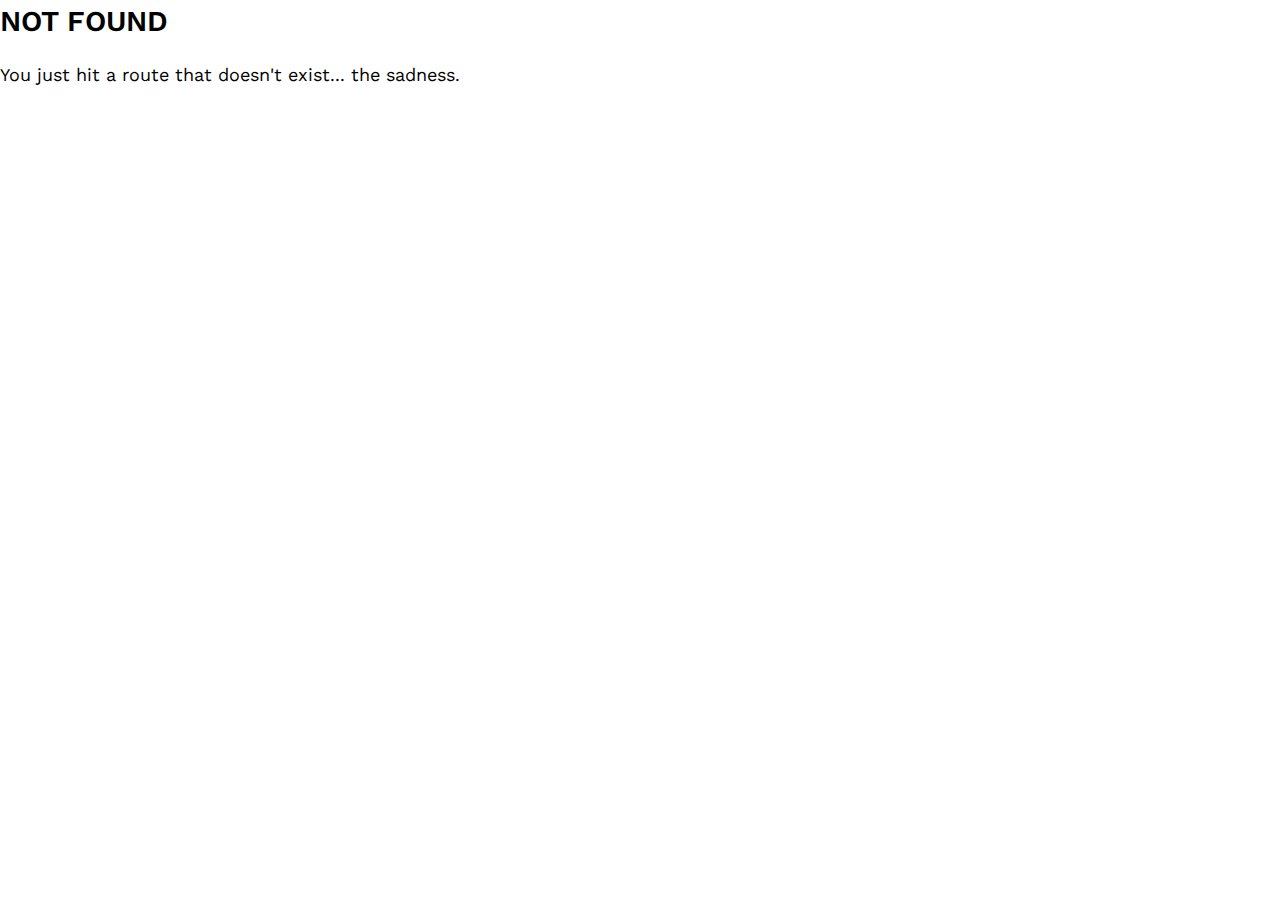
<file: nextbus/index.html>
<!DOCTYPE html><html><head><meta charset="utf-8"/><meta http-equiv="x-ua-compatible" content="ie=edge"/><meta name="viewport" content="width=device-width, initial-scale=1, shrink-to-fit=no"/><link rel="preload" href="/component---src-layouts-index-js-3010fd3db16922624ec7.js" as="script"/><link rel="preload" href="/component---src-templates-blog-post-js-f1beb0857e05bb9208d1.js" as="script"/><link rel="preload" href="/path---nextbus-29c1a8a36579698ec200.js" as="script"/><link rel="preload" href="/app-72fbdc803cc58650a008.js" as="script"/><link rel="preload" href="/commons-c9201d6f19c634d0f23b.js" as="script"/><title data-react-helmet="true">Project - Nextbus.to</title><link data-react-helmet="true" rel="icon" type="image/ico" href="/static/favicon.921bebd7.ico"/><link data-react-helmet="true" href="https://fonts.googleapis.com/css?family=Work+Sans:400,500,600,700" rel="stylesheet"/><meta data-react-helmet="true" name="description" content="Designer and technologist with a just a tad too much energy."/><style id="gatsby-inlined-css">*,:after,:before{box-sizing:border-box}html{font-family:sans-serif;line-height:1.15;-webkit-text-size-adjust:100%;-ms-text-size-adjust:100%;-ms-overflow-style:scrollbar;-webkit-tap-highlight-color:transparent}@-ms-viewport{width:device-width}article,aside,dialog,figcaption,figure,footer,header,hgroup,main,nav,section{display:block}body{margin:0;font-family:Work Sans,sans-serif;font-size:1rem;font-weight:400;line-height:1.5;color:#000;text-align:left;background-color:#fff}[tabindex="-1"]:focus{outline:none!important}hr{box-sizing:content-box;height:0;overflow:visible}h1,h2,h3,h4,h5,h6{margin-top:0;margin-bottom:.5rem}p{margin-top:0;margin-bottom:1rem}abbr[data-original-title],abbr[title]{text-decoration:underline;text-decoration:underline dotted;cursor:help;border-bottom:0}address{font-style:normal;line-height:inherit}address,dl,ol,ul{margin-bottom:1rem}dl,ol,ul{margin-top:0}ol ol,ol ul,ul ol,ul ul{margin-bottom:0}dt{font-weight:700}dd{margin-bottom:.5rem;margin-left:0}blockquote{margin:0 0 1rem}dfn{font-style:italic}b,strong{font-weight:bolder}small{font-size:80%}sub,sup{position:relative;font-size:75%;line-height:0;vertical-align:baseline}sub{bottom:-.25em}sup{top:-.5em}a{color:#007bff;text-decoration:none;background-color:transparent;-webkit-text-decoration-skip:objects}a:hover{color:#0056b3;text-decoration:underline}a:not([href]):not([tabindex]),a:not([href]):not([tabindex]):focus,a:not([href]):not([tabindex]):hover{color:inherit;text-decoration:none}a:not([href]):not([tabindex]):focus{outline:0}code,kbd,pre,samp{font-family:monospace,monospace;font-size:1em}pre{margin-top:0;margin-bottom:1rem;overflow:auto}figure{margin:0 0 1rem}img{vertical-align:middle;border-style:none}svg:not(:root){overflow:hidden}[role=button],a,area,button,input,label,select,summary,textarea{touch-action:manipulation}table{border-collapse:collapse}caption{padding-top:.75rem;padding-bottom:.75rem;color:#868e96;text-align:left;caption-side:bottom}th{text-align:inherit}label{display:inline-block;margin-bottom:.5rem}button:focus{outline:1px dotted;outline:5px auto -webkit-focus-ring-color}button,input,optgroup,select,textarea{margin:0;font-family:inherit;font-size:inherit;line-height:inherit}button,input{overflow:visible}button,select{text-transform:none}[type=reset],[type=submit],button,html [type=button]{-webkit-appearance:button}[type=button]::-moz-focus-inner,[type=reset]::-moz-focus-inner,[type=submit]::-moz-focus-inner,button::-moz-focus-inner{padding:0;border-style:none}input[type=checkbox],input[type=radio]{box-sizing:border-box;padding:0}input[type=date],input[type=datetime-local],input[type=month],input[type=time]{-webkit-appearance:listbox}textarea{overflow:auto;resize:vertical}fieldset{min-width:0;padding:0;margin:0;border:0}legend{display:block;width:100%;max-width:100%;padding:0;margin-bottom:.5rem;font-size:1.5rem;line-height:inherit;color:inherit;white-space:normal}progress{vertical-align:baseline}[type=number]::-webkit-inner-spin-button,[type=number]::-webkit-outer-spin-button{height:auto}[type=search]{outline-offset:-2px;-webkit-appearance:none}[type=search]::-webkit-search-cancel-button,[type=search]::-webkit-search-decoration{-webkit-appearance:none}::-webkit-file-upload-button{font:inherit;-webkit-appearance:button}output{display:inline-block}summary{display:list-item}template{display:none}[hidden]{display:none!important}.container{margin-right:auto;margin-left:auto;padding-right:16px;padding-left:16px;width:100%}@media (min-width:576px){.container{max-width:540px}}@media (min-width:768px){.container{max-width:720px}}@media (min-width:992px){.container{max-width:960px}}@media (min-width:1200px){.container{max-width:1140px}}.container-fluid{margin-right:auto;margin-left:auto;padding-right:16px;padding-left:16px;width:100%}.row{display:flex;flex-wrap:wrap;margin-right:-16px;margin-left:-16px}.no-gutters{margin-right:0;margin-left:0}.no-gutters>.col,.no-gutters>[class*=col-]{padding-right:0;padding-left:0}.col,.col-1,.col-2,.col-3,.col-4,.col-5,.col-6,.col-7,.col-8,.col-9,.col-10,.col-11,.col-12,.col-auto,.col-lg,.col-lg-1,.col-lg-2,.col-lg-3,.col-lg-4,.col-lg-5,.col-lg-6,.col-lg-7,.col-lg-8,.col-lg-9,.col-lg-10,.col-lg-11,.col-lg-12,.col-lg-auto,.col-md,.col-md-1,.col-md-2,.col-md-3,.col-md-4,.col-md-5,.col-md-6,.col-md-7,.col-md-8,.col-md-9,.col-md-10,.col-md-11,.col-md-12,.col-md-auto,.col-sm,.col-sm-1,.col-sm-2,.col-sm-3,.col-sm-4,.col-sm-5,.col-sm-6,.col-sm-7,.col-sm-8,.col-sm-9,.col-sm-10,.col-sm-11,.col-sm-12,.col-sm-auto,.col-xl,.col-xl-1,.col-xl-2,.col-xl-3,.col-xl-4,.col-xl-5,.col-xl-6,.col-xl-7,.col-xl-8,.col-xl-9,.col-xl-10,.col-xl-11,.col-xl-12,.col-xl-auto{position:relative;width:100%;min-height:1px;padding-right:16px;padding-left:16px}.col{flex-basis:0;flex-grow:1;max-width:100%}.col-auto{flex:0 0 auto;width:auto;max-width:none}.col-1{flex:0 0 8.33333333%;max-width:8.33333333%}.col-2{flex:0 0 16.66666667%;max-width:16.66666667%}.col-3{flex:0 0 25%;max-width:25%}.col-4{flex:0 0 33.33333333%;max-width:33.33333333%}.col-5{flex:0 0 41.66666667%;max-width:41.66666667%}.col-6{flex:0 0 50%;max-width:50%}.col-7{flex:0 0 58.33333333%;max-width:58.33333333%}.col-8{flex:0 0 66.66666667%;max-width:66.66666667%}.col-9{flex:0 0 75%;max-width:75%}.col-10{flex:0 0 83.33333333%;max-width:83.33333333%}.col-11{flex:0 0 91.66666667%;max-width:91.66666667%}.col-12{flex:0 0 100%;max-width:100%}.order-1{order:1}.order-2{order:2}.order-3{order:3}.order-4{order:4}.order-5{order:5}.order-6{order:6}.order-7{order:7}.order-8{order:8}.order-9{order:9}.order-10{order:10}.order-11{order:11}.order-12{order:12}@media (min-width:576px){.col-sm{flex-basis:0;flex-grow:1;max-width:100%}.col-sm-auto{flex:0 0 auto;width:auto;max-width:none}.col-sm-1{flex:0 0 8.33333333%;max-width:8.33333333%}.col-sm-2{flex:0 0 16.66666667%;max-width:16.66666667%}.col-sm-3{flex:0 0 25%;max-width:25%}.col-sm-4{flex:0 0 33.33333333%;max-width:33.33333333%}.col-sm-5{flex:0 0 41.66666667%;max-width:41.66666667%}.col-sm-6{flex:0 0 50%;max-width:50%}.col-sm-7{flex:0 0 58.33333333%;max-width:58.33333333%}.col-sm-8{flex:0 0 66.66666667%;max-width:66.66666667%}.col-sm-9{flex:0 0 75%;max-width:75%}.col-sm-10{flex:0 0 83.33333333%;max-width:83.33333333%}.col-sm-11{flex:0 0 91.66666667%;max-width:91.66666667%}.col-sm-12{flex:0 0 100%;max-width:100%}.order-sm-1{order:1}.order-sm-2{order:2}.order-sm-3{order:3}.order-sm-4{order:4}.order-sm-5{order:5}.order-sm-6{order:6}.order-sm-7{order:7}.order-sm-8{order:8}.order-sm-9{order:9}.order-sm-10{order:10}.order-sm-11{order:11}.order-sm-12{order:12}}@media (min-width:768px){.col-md{flex-basis:0;flex-grow:1;max-width:100%}.col-md-auto{flex:0 0 auto;width:auto;max-width:none}.col-md-1{flex:0 0 8.33333333%;max-width:8.33333333%}.col-md-2{flex:0 0 16.66666667%;max-width:16.66666667%}.col-md-3{flex:0 0 25%;max-width:25%}.col-md-4{flex:0 0 33.33333333%;max-width:33.33333333%}.col-md-5{flex:0 0 41.66666667%;max-width:41.66666667%}.col-md-6{flex:0 0 50%;max-width:50%}.col-md-7{flex:0 0 58.33333333%;max-width:58.33333333%}.col-md-8{flex:0 0 66.66666667%;max-width:66.66666667%}.col-md-9{flex:0 0 75%;max-width:75%}.col-md-10{flex:0 0 83.33333333%;max-width:83.33333333%}.col-md-11{flex:0 0 91.66666667%;max-width:91.66666667%}.col-md-12{flex:0 0 100%;max-width:100%}.order-md-1{order:1}.order-md-2{order:2}.order-md-3{order:3}.order-md-4{order:4}.order-md-5{order:5}.order-md-6{order:6}.order-md-7{order:7}.order-md-8{order:8}.order-md-9{order:9}.order-md-10{order:10}.order-md-11{order:11}.order-md-12{order:12}}@media (min-width:992px){.col-lg{flex-basis:0;flex-grow:1;max-width:100%}.col-lg-auto{flex:0 0 auto;width:auto;max-width:none}.col-lg-1{flex:0 0 8.33333333%;max-width:8.33333333%}.col-lg-2{flex:0 0 16.66666667%;max-width:16.66666667%}.col-lg-3{flex:0 0 25%;max-width:25%}.col-lg-4{flex:0 0 33.33333333%;max-width:33.33333333%}.col-lg-5{flex:0 0 41.66666667%;max-width:41.66666667%}.col-lg-6{flex:0 0 50%;max-width:50%}.col-lg-7{flex:0 0 58.33333333%;max-width:58.33333333%}.col-lg-8{flex:0 0 66.66666667%;max-width:66.66666667%}.col-lg-9{flex:0 0 75%;max-width:75%}.col-lg-10{flex:0 0 83.33333333%;max-width:83.33333333%}.col-lg-11{flex:0 0 91.66666667%;max-width:91.66666667%}.col-lg-12{flex:0 0 100%;max-width:100%}.order-lg-1{order:1}.order-lg-2{order:2}.order-lg-3{order:3}.order-lg-4{order:4}.order-lg-5{order:5}.order-lg-6{order:6}.order-lg-7{order:7}.order-lg-8{order:8}.order-lg-9{order:9}.order-lg-10{order:10}.order-lg-11{order:11}.order-lg-12{order:12}}@media (min-width:1200px){.col-xl{flex-basis:0;flex-grow:1;max-width:100%}.col-xl-auto{flex:0 0 auto;width:auto;max-width:none}.col-xl-1{flex:0 0 8.33333333%;max-width:8.33333333%}.col-xl-2{flex:0 0 16.66666667%;max-width:16.66666667%}.col-xl-3{flex:0 0 25%;max-width:25%}.col-xl-4{flex:0 0 33.33333333%;max-width:33.33333333%}.col-xl-5{flex:0 0 41.66666667%;max-width:41.66666667%}.col-xl-6{flex:0 0 50%;max-width:50%}.col-xl-7{flex:0 0 58.33333333%;max-width:58.33333333%}.col-xl-8{flex:0 0 66.66666667%;max-width:66.66666667%}.col-xl-9{flex:0 0 75%;max-width:75%}.col-xl-10{flex:0 0 83.33333333%;max-width:83.33333333%}.col-xl-11{flex:0 0 91.66666667%;max-width:91.66666667%}.col-xl-12{flex:0 0 100%;max-width:100%}.order-xl-1{order:1}.order-xl-2{order:2}.order-xl-3{order:3}.order-xl-4{order:4}.order-xl-5{order:5}.order-xl-6{order:6}.order-xl-7{order:7}.order-xl-8{order:8}.order-xl-9{order:9}.order-xl-10{order:10}.order-xl-11{order:11}.order-xl-12{order:12}}.btn{display:inline-block;font-weight:400;text-align:center;white-space:nowrap;vertical-align:middle;user-select:none;border:1px solid transparent;padding:.75rem 1rem;font-size:1rem;line-height:1.25;border-radius:.25rem;transition:background-color .15s ease-in-out,border-color .15s ease-in-out,box-shadow .15s ease-in-out}.btn:focus,.btn:hover{text-decoration:none}.btn.focus,.btn:focus{outline:0;box-shadow:none}.btn.disabled,.btn:disabled{opacity:.65;box-shadow:none}.btn.active,.btn:active{background-image:none;box-shadow:none,none}a.btn.disabled,fieldset[disabled] a.btn{pointer-events:none}.btn-primary{color:#fff;background-color:#007bff;border-color:#007bff;box-shadow:none}.btn-primary:hover{color:#fff;background-color:#0069d9;border-color:#0062cc}.btn-primary.focus,.btn-primary:focus{box-shadow:none,0 0 0 3px rgba(0,123,255,.5)}.btn-primary.disabled,.btn-primary:disabled{background-color:#007bff;border-color:#007bff}.btn-primary.active,.btn-primary:active,.show>.btn-primary.dropdown-toggle{background-color:#0069d9;background-image:none;border-color:#0062cc;box-shadow:none}.btn-secondary{color:#fff;background-color:#868e96;border-color:#868e96;box-shadow:none}.btn-secondary:hover{color:#fff;background-color:#727b84;border-color:#6c757d}.btn-secondary.focus,.btn-secondary:focus{box-shadow:none,0 0 0 3px hsla(210,7%,56%,.5)}.btn-secondary.disabled,.btn-secondary:disabled{background-color:#868e96;border-color:#868e96}.btn-secondary.active,.btn-secondary:active,.show>.btn-secondary.dropdown-toggle{background-color:#727b84;background-image:none;border-color:#6c757d;box-shadow:none}.btn-success{color:#fff;background-color:#28a745;border-color:#28a745;box-shadow:none}.btn-success:hover{color:#fff;background-color:#218838;border-color:#1e7e34}.btn-success.focus,.btn-success:focus{box-shadow:none,0 0 0 3px rgba(40,167,69,.5)}.btn-success.disabled,.btn-success:disabled{background-color:#28a745;border-color:#28a745}.btn-success.active,.btn-success:active,.show>.btn-success.dropdown-toggle{background-color:#218838;background-image:none;border-color:#1e7e34;box-shadow:none}.btn-info{color:#fff;background-color:#17a2b8;border-color:#17a2b8;box-shadow:none}.btn-info:hover{color:#fff;background-color:#138496;border-color:#117a8b}.btn-info.focus,.btn-info:focus{box-shadow:none,0 0 0 3px rgba(23,162,184,.5)}.btn-info.disabled,.btn-info:disabled{background-color:#17a2b8;border-color:#17a2b8}.btn-info.active,.btn-info:active,.show>.btn-info.dropdown-toggle{background-color:#138496;background-image:none;border-color:#117a8b;box-shadow:none}.btn-warning{color:#111;background-color:#ffc107;border-color:#ffc107;box-shadow:none}.btn-warning:hover{color:#111;background-color:#e0a800;border-color:#d39e00}.btn-warning.focus,.btn-warning:focus{box-shadow:none,0 0 0 3px rgba(255,193,7,.5)}.btn-warning.disabled,.btn-warning:disabled{background-color:#ffc107;border-color:#ffc107}.btn-warning.active,.btn-warning:active,.show>.btn-warning.dropdown-toggle{background-color:#e0a800;background-image:none;border-color:#d39e00;box-shadow:none}.btn-danger{color:#fff;background-color:#dc3545;border-color:#dc3545;box-shadow:none}.btn-danger:hover{color:#fff;background-color:#c82333;border-color:#bd2130}.btn-danger.focus,.btn-danger:focus{box-shadow:none,0 0 0 3px rgba(220,53,69,.5)}.btn-danger.disabled,.btn-danger:disabled{background-color:#dc3545;border-color:#dc3545}.btn-danger.active,.btn-danger:active,.show>.btn-danger.dropdown-toggle{background-color:#c82333;background-image:none;border-color:#bd2130;box-shadow:none}.btn-light{color:#111;background-color:#f7f7f7;border-color:#f7f7f7;box-shadow:none}.btn-light:hover{color:#111;background-color:#e4e4e4;border-color:#dedddd}.btn-light.focus,.btn-light:focus{box-shadow:none,0 0 0 3px hsla(0,0%,97%,.5)}.btn-light.disabled,.btn-light:disabled{background-color:#f7f7f7;border-color:#f7f7f7}.btn-light.active,.btn-light:active,.show>.btn-light.dropdown-toggle{background-color:#e4e4e4;background-image:none;border-color:#dedddd;box-shadow:none}.btn-dark{box-shadow:none}.btn-dark,.btn-dark:hover{color:#fff;background-color:#000;border-color:#000}.btn-dark.focus,.btn-dark:focus{box-shadow:none,0 0 0 3px rgba(0,0,0,.5)}.btn-dark.disabled,.btn-dark:disabled{background-color:#000;border-color:#000}.btn-dark.active,.btn-dark:active,.show>.btn-dark.dropdown-toggle{background-color:#000;background-image:none;border-color:#000;box-shadow:none}.btn-white{color:#111;background-color:#fff;border-color:#fff;box-shadow:none}.btn-white:hover{color:#111;background-color:#ececec;border-color:#e6e5e5}.btn-white.focus,.btn-white:focus{box-shadow:none,0 0 0 3px hsla(0,0%,100%,.5)}.btn-white.disabled,.btn-white:disabled{background-color:#fff;border-color:#fff}.btn-white.active,.btn-white:active,.show>.btn-white.dropdown-toggle{background-color:#ececec;background-image:none;border-color:#e6e5e5;box-shadow:none}.btn-outline-primary{color:#007bff;background-color:transparent;background-image:none;border-color:#007bff}.btn-outline-primary:hover{color:#fff;background-color:#007bff;border-color:#007bff}.btn-outline-primary.focus,.btn-outline-primary:focus{box-shadow:0 0 0 3px rgba(0,123,255,.5)}.btn-outline-primary.disabled,.btn-outline-primary:disabled{color:#007bff;background-color:transparent}.btn-outline-primary.active,.btn-outline-primary:active,.show>.btn-outline-primary.dropdown-toggle{color:#fff;background-color:#007bff;border-color:#007bff}.btn-outline-secondary{color:#868e96;background-color:transparent;background-image:none;border-color:#868e96}.btn-outline-secondary:hover{color:#fff;background-color:#868e96;border-color:#868e96}.btn-outline-secondary.focus,.btn-outline-secondary:focus{box-shadow:0 0 0 3px hsla(210,7%,56%,.5)}.btn-outline-secondary.disabled,.btn-outline-secondary:disabled{color:#868e96;background-color:transparent}.btn-outline-secondary.active,.btn-outline-secondary:active,.show>.btn-outline-secondary.dropdown-toggle{color:#fff;background-color:#868e96;border-color:#868e96}.btn-outline-success{color:#28a745;background-color:transparent;background-image:none;border-color:#28a745}.btn-outline-success:hover{color:#fff;background-color:#28a745;border-color:#28a745}.btn-outline-success.focus,.btn-outline-success:focus{box-shadow:0 0 0 3px rgba(40,167,69,.5)}.btn-outline-success.disabled,.btn-outline-success:disabled{color:#28a745;background-color:transparent}.btn-outline-success.active,.btn-outline-success:active,.show>.btn-outline-success.dropdown-toggle{color:#fff;background-color:#28a745;border-color:#28a745}.btn-outline-info{color:#17a2b8;background-color:transparent;background-image:none;border-color:#17a2b8}.btn-outline-info:hover{color:#fff;background-color:#17a2b8;border-color:#17a2b8}.btn-outline-info.focus,.btn-outline-info:focus{box-shadow:0 0 0 3px rgba(23,162,184,.5)}.btn-outline-info.disabled,.btn-outline-info:disabled{color:#17a2b8;background-color:transparent}.btn-outline-info.active,.btn-outline-info:active,.show>.btn-outline-info.dropdown-toggle{color:#fff;background-color:#17a2b8;border-color:#17a2b8}.btn-outline-warning{color:#ffc107;background-color:transparent;background-image:none;border-color:#ffc107}.btn-outline-warning:hover{color:#fff;background-color:#ffc107;border-color:#ffc107}.btn-outline-warning.focus,.btn-outline-warning:focus{box-shadow:0 0 0 3px rgba(255,193,7,.5)}.btn-outline-warning.disabled,.btn-outline-warning:disabled{color:#ffc107;background-color:transparent}.btn-outline-warning.active,.btn-outline-warning:active,.show>.btn-outline-warning.dropdown-toggle{color:#fff;background-color:#ffc107;border-color:#ffc107}.btn-outline-danger{color:#dc3545;background-color:transparent;background-image:none;border-color:#dc3545}.btn-outline-danger:hover{color:#fff;background-color:#dc3545;border-color:#dc3545}.btn-outline-danger.focus,.btn-outline-danger:focus{box-shadow:0 0 0 3px rgba(220,53,69,.5)}.btn-outline-danger.disabled,.btn-outline-danger:disabled{color:#dc3545;background-color:transparent}.btn-outline-danger.active,.btn-outline-danger:active,.show>.btn-outline-danger.dropdown-toggle{color:#fff;background-color:#dc3545;border-color:#dc3545}.btn-outline-light{color:#f7f7f7;background-color:transparent;background-image:none;border-color:#f7f7f7}.btn-outline-light:hover{color:#fff;background-color:#f7f7f7;border-color:#f7f7f7}.btn-outline-light.focus,.btn-outline-light:focus{box-shadow:0 0 0 3px hsla(0,0%,97%,.5)}.btn-outline-light.disabled,.btn-outline-light:disabled{color:#f7f7f7;background-color:transparent}.btn-outline-light.active,.btn-outline-light:active,.show>.btn-outline-light.dropdown-toggle{color:#fff;background-color:#f7f7f7;border-color:#f7f7f7}.btn-outline-dark{color:#000;background-color:transparent;background-image:none;border-color:#000}.btn-outline-dark:hover{color:#fff;background-color:#000;border-color:#000}.btn-outline-dark.focus,.btn-outline-dark:focus{box-shadow:0 0 0 3px rgba(0,0,0,.5)}.btn-outline-dark.disabled,.btn-outline-dark:disabled{color:#000;background-color:transparent}.btn-outline-dark.active,.btn-outline-dark:active,.show>.btn-outline-dark.dropdown-toggle{color:#fff;background-color:#000;border-color:#000}.btn-outline-white{color:#fff;background-color:transparent;background-image:none;border-color:#fff}.btn-outline-white:hover{color:#fff;background-color:#fff;border-color:#fff}.btn-outline-white.focus,.btn-outline-white:focus{box-shadow:0 0 0 3px hsla(0,0%,100%,.5)}.btn-outline-white.disabled,.btn-outline-white:disabled{color:#fff;background-color:transparent}.btn-outline-white.active,.btn-outline-white:active,.show>.btn-outline-white.dropdown-toggle{color:#fff;background-color:#fff;border-color:#fff}.btn-link{font-weight:400;color:#007bff;border-radius:0}.btn-link,.btn-link.active,.btn-link:active,.btn-link:disabled{background-color:transparent;box-shadow:none}.btn-link,.btn-link:active,.btn-link:focus{border-color:transparent;box-shadow:none}.btn-link:hover{border-color:transparent}.btn-link:focus,.btn-link:hover{color:#0056b3;text-decoration:underline;background-color:transparent}.btn-link:disabled{color:#868e96}.btn-link:disabled:focus,.btn-link:disabled:hover{text-decoration:none}.btn-lg{padding:.5rem 1rem;font-size:1.125rem;line-height:1.5;border-radius:.5rem}.btn-sm{padding:.25rem .5rem;font-size:.875rem;line-height:1.5;border-radius:0 .125rem}.btn-block{display:block;width:100%}.btn-block+.btn-block{margin-top:.5rem}input[type=button].btn-block,input[type=reset].btn-block,input[type=submit].btn-block{width:100%}.fade{opacity:0;transition:opacity .15s linear}.fade.show{opacity:1}.collapse{display:none}.collapse.show{display:block}tr.collapse.show{display:table-row}tbody.collapse.show{display:table-row-group}.collapsing{position:relative;height:0;overflow:hidden;transition:height .35s ease}.align-baseline{vertical-align:baseline!important}.align-top{vertical-align:top!important}.align-middle{vertical-align:middle!important}.align-bottom{vertical-align:bottom!important}.align-text-bottom{vertical-align:text-bottom!important}.align-text-top{vertical-align:text-top!important}.bg-primary{background-color:#007bff!important}a.bg-primary:focus,a.bg-primary:hover{background-color:#0062cc!important}.bg-secondary{background-color:#868e96!important}a.bg-secondary:focus,a.bg-secondary:hover{background-color:#6c757d!important}.bg-success{background-color:#28a745!important}a.bg-success:focus,a.bg-success:hover{background-color:#1e7e34!important}.bg-info{background-color:#17a2b8!important}a.bg-info:focus,a.bg-info:hover{background-color:#117a8b!important}.bg-warning{background-color:#ffc107!important}a.bg-warning:focus,a.bg-warning:hover{background-color:#d39e00!important}.bg-danger{background-color:#dc3545!important}a.bg-danger:focus,a.bg-danger:hover{background-color:#bd2130!important}.bg-light{background-color:#f7f7f7!important}a.bg-light:focus,a.bg-light:hover{background-color:#dedddd!important}.bg-dark,a.bg-dark:focus,a.bg-dark:hover{background-color:#000!important}a.bg-white:focus,a.bg-white:hover{background-color:#e6e5e5!important}.bg-white{background-color:#fff!important}.bg-transparent{background-color:transparent!important}.border{border:1px solid #e9ecef!important}.border-0{border:0!important}.border-top-0{border-top:0!important}.border-right-0{border-right:0!important}.border-bottom-0{border-bottom:0!important}.border-left-0{border-left:0!important}.border-primary{border-color:#007bff!important}.border-secondary{border-color:#868e96!important}.border-success{border-color:#28a745!important}.border-info{border-color:#17a2b8!important}.border-warning{border-color:#ffc107!important}.border-danger{border-color:#dc3545!important}.border-light{border-color:#f7f7f7!important}.border-dark{border-color:#000!important}.border-white{border-color:#fff!important}.rounded{border-radius:.25rem!important}.rounded-top{border-top-left-radius:.25rem!important}.rounded-right,.rounded-top{border-top-right-radius:.25rem!important}.rounded-bottom,.rounded-right{border-bottom-right-radius:.25rem!important}.rounded-bottom,.rounded-left{border-bottom-left-radius:.25rem!important}.rounded-left{border-top-left-radius:.25rem!important}.rounded-circle{border-radius:50%}.rounded-0{border-radius:0}.clearfix:after{display:block;clear:both;content:""}.d-none{display:none!important}.d-inline{display:inline!important}.d-inline-block{display:inline-block!important}.d-block{display:block!important}.d-table{display:table!important}.d-table-cell{display:table-cell!important}.d-flex{display:flex!important}.d-inline-flex{display:inline-flex!important}@media (min-width:576px){.d-sm-none{display:none!important}.d-sm-inline{display:inline!important}.d-sm-inline-block{display:inline-block!important}.d-sm-block{display:block!important}.d-sm-table{display:table!important}.d-sm-table-cell{display:table-cell!important}.d-sm-flex{display:flex!important}.d-sm-inline-flex{display:inline-flex!important}}@media (min-width:768px){.d-md-none{display:none!important}.d-md-inline{display:inline!important}.d-md-inline-block{display:inline-block!important}.d-md-block{display:block!important}.d-md-table{display:table!important}.d-md-table-cell{display:table-cell!important}.d-md-flex{display:flex!important}.d-md-inline-flex{display:inline-flex!important}}@media (min-width:992px){.d-lg-none{display:none!important}.d-lg-inline{display:inline!important}.d-lg-inline-block{display:inline-block!important}.d-lg-block{display:block!important}.d-lg-table{display:table!important}.d-lg-table-cell{display:table-cell!important}.d-lg-flex{display:flex!important}.d-lg-inline-flex{display:inline-flex!important}}@media (min-width:1200px){.d-xl-none{display:none!important}.d-xl-inline{display:inline!important}.d-xl-inline-block{display:inline-block!important}.d-xl-block{display:block!important}.d-xl-table{display:table!important}.d-xl-table-cell{display:table-cell!important}.d-xl-flex{display:flex!important}.d-xl-inline-flex{display:inline-flex!important}}.d-print-block{display:none!important}@media print{.d-print-block{display:block!important}}.d-print-inline{display:none!important}@media print{.d-print-inline{display:inline!important}}.d-print-inline-block{display:none!important}@media print{.d-print-inline-block{display:inline-block!important}}@media print{.d-print-none{display:none!important}}.embed-responsive{position:relative;display:block;width:100%;padding:0;overflow:hidden}.embed-responsive:before{display:block;content:""}.embed-responsive .embed-responsive-item,.embed-responsive embed,.embed-responsive iframe,.embed-responsive object,.embed-responsive video{position:absolute;top:0;bottom:0;left:0;width:100%;height:100%;border:0}.embed-responsive-21by9:before{padding-top:42.85714286%}.embed-responsive-16by9:before{padding-top:56.25%}.embed-responsive-4by3:before{padding-top:75%}.embed-responsive-1by1:before{padding-top:100%}.flex-row{flex-direction:row!important}.flex-column{flex-direction:column!important}.flex-row-reverse{flex-direction:row-reverse!important}.flex-column-reverse{flex-direction:column-reverse!important}.flex-wrap{flex-wrap:wrap!important}.flex-nowrap{flex-wrap:nowrap!important}.flex-wrap-reverse{flex-wrap:wrap-reverse!important}.justify-content-start{justify-content:flex-start!important}.justify-content-end{justify-content:flex-end!important}.justify-content-center{justify-content:center!important}.justify-content-between{justify-content:space-between!important}.justify-content-around{justify-content:space-around!important}.align-items-start{align-items:flex-start!important}.align-items-end{align-items:flex-end!important}.align-items-center{align-items:center!important}.align-items-baseline{align-items:baseline!important}.align-items-stretch{align-items:stretch!important}.align-content-start{align-content:flex-start!important}.align-content-end{align-content:flex-end!important}.align-content-center{align-content:center!important}.align-content-between{align-content:space-between!important}.align-content-around{align-content:space-around!important}.align-content-stretch{align-content:stretch!important}.align-self-auto{align-self:auto!important}.align-self-start{align-self:flex-start!important}.align-self-end{align-self:flex-end!important}.align-self-center{align-self:center!important}.align-self-baseline{align-self:baseline!important}.align-self-stretch{align-self:stretch!important}@media (min-width:576px){.flex-sm-row{flex-direction:row!important}.flex-sm-column{flex-direction:column!important}.flex-sm-row-reverse{flex-direction:row-reverse!important}.flex-sm-column-reverse{flex-direction:column-reverse!important}.flex-sm-wrap{flex-wrap:wrap!important}.flex-sm-nowrap{flex-wrap:nowrap!important}.flex-sm-wrap-reverse{flex-wrap:wrap-reverse!important}.justify-content-sm-start{justify-content:flex-start!important}.justify-content-sm-end{justify-content:flex-end!important}.justify-content-sm-center{justify-content:center!important}.justify-content-sm-between{justify-content:space-between!important}.justify-content-sm-around{justify-content:space-around!important}.align-items-sm-start{align-items:flex-start!important}.align-items-sm-end{align-items:flex-end!important}.align-items-sm-center{align-items:center!important}.align-items-sm-baseline{align-items:baseline!important}.align-items-sm-stretch{align-items:stretch!important}.align-content-sm-start{align-content:flex-start!important}.align-content-sm-end{align-content:flex-end!important}.align-content-sm-center{align-content:center!important}.align-content-sm-between{align-content:space-between!important}.align-content-sm-around{align-content:space-around!important}.align-content-sm-stretch{align-content:stretch!important}.align-self-sm-auto{align-self:auto!important}.align-self-sm-start{align-self:flex-start!important}.align-self-sm-end{align-self:flex-end!important}.align-self-sm-center{align-self:center!important}.align-self-sm-baseline{align-self:baseline!important}.align-self-sm-stretch{align-self:stretch!important}}@media (min-width:768px){.flex-md-row{flex-direction:row!important}.flex-md-column{flex-direction:column!important}.flex-md-row-reverse{flex-direction:row-reverse!important}.flex-md-column-reverse{flex-direction:column-reverse!important}.flex-md-wrap{flex-wrap:wrap!important}.flex-md-nowrap{flex-wrap:nowrap!important}.flex-md-wrap-reverse{flex-wrap:wrap-reverse!important}.justify-content-md-start{justify-content:flex-start!important}.justify-content-md-end{justify-content:flex-end!important}.justify-content-md-center{justify-content:center!important}.justify-content-md-between{justify-content:space-between!important}.justify-content-md-around{justify-content:space-around!important}.align-items-md-start{align-items:flex-start!important}.align-items-md-end{align-items:flex-end!important}.align-items-md-center{align-items:center!important}.align-items-md-baseline{align-items:baseline!important}.align-items-md-stretch{align-items:stretch!important}.align-content-md-start{align-content:flex-start!important}.align-content-md-end{align-content:flex-end!important}.align-content-md-center{align-content:center!important}.align-content-md-between{align-content:space-between!important}.align-content-md-around{align-content:space-around!important}.align-content-md-stretch{align-content:stretch!important}.align-self-md-auto{align-self:auto!important}.align-self-md-start{align-self:flex-start!important}.align-self-md-end{align-self:flex-end!important}.align-self-md-center{align-self:center!important}.align-self-md-baseline{align-self:baseline!important}.align-self-md-stretch{align-self:stretch!important}}@media (min-width:992px){.flex-lg-row{flex-direction:row!important}.flex-lg-column{flex-direction:column!important}.flex-lg-row-reverse{flex-direction:row-reverse!important}.flex-lg-column-reverse{flex-direction:column-reverse!important}.flex-lg-wrap{flex-wrap:wrap!important}.flex-lg-nowrap{flex-wrap:nowrap!important}.flex-lg-wrap-reverse{flex-wrap:wrap-reverse!important}.justify-content-lg-start{justify-content:flex-start!important}.justify-content-lg-end{justify-content:flex-end!important}.justify-content-lg-center{justify-content:center!important}.justify-content-lg-between{justify-content:space-between!important}.justify-content-lg-around{justify-content:space-around!important}.align-items-lg-start{align-items:flex-start!important}.align-items-lg-end{align-items:flex-end!important}.align-items-lg-center{align-items:center!important}.align-items-lg-baseline{align-items:baseline!important}.align-items-lg-stretch{align-items:stretch!important}.align-content-lg-start{align-content:flex-start!important}.align-content-lg-end{align-content:flex-end!important}.align-content-lg-center{align-content:center!important}.align-content-lg-between{align-content:space-between!important}.align-content-lg-around{align-content:space-around!important}.align-content-lg-stretch{align-content:stretch!important}.align-self-lg-auto{align-self:auto!important}.align-self-lg-start{align-self:flex-start!important}.align-self-lg-end{align-self:flex-end!important}.align-self-lg-center{align-self:center!important}.align-self-lg-baseline{align-self:baseline!important}.align-self-lg-stretch{align-self:stretch!important}}@media (min-width:1200px){.flex-xl-row{flex-direction:row!important}.flex-xl-column{flex-direction:column!important}.flex-xl-row-reverse{flex-direction:row-reverse!important}.flex-xl-column-reverse{flex-direction:column-reverse!important}.flex-xl-wrap{flex-wrap:wrap!important}.flex-xl-nowrap{flex-wrap:nowrap!important}.flex-xl-wrap-reverse{flex-wrap:wrap-reverse!important}.justify-content-xl-start{justify-content:flex-start!important}.justify-content-xl-end{justify-content:flex-end!important}.justify-content-xl-center{justify-content:center!important}.justify-content-xl-between{justify-content:space-between!important}.justify-content-xl-around{justify-content:space-around!important}.align-items-xl-start{align-items:flex-start!important}.align-items-xl-end{align-items:flex-end!important}.align-items-xl-center{align-items:center!important}.align-items-xl-baseline{align-items:baseline!important}.align-items-xl-stretch{align-items:stretch!important}.align-content-xl-start{align-content:flex-start!important}.align-content-xl-end{align-content:flex-end!important}.align-content-xl-center{align-content:center!important}.align-content-xl-between{align-content:space-between!important}.align-content-xl-around{align-content:space-around!important}.align-content-xl-stretch{align-content:stretch!important}.align-self-xl-auto{align-self:auto!important}.align-self-xl-start{align-self:flex-start!important}.align-self-xl-end{align-self:flex-end!important}.align-self-xl-center{align-self:center!important}.align-self-xl-baseline{align-self:baseline!important}.align-self-xl-stretch{align-self:stretch!important}}.float-left{float:left!important}.float-right{float:right!important}.float-none{float:none!important}@media (min-width:576px){.float-sm-left{float:left!important}.float-sm-right{float:right!important}.float-sm-none{float:none!important}}@media (min-width:768px){.float-md-left{float:left!important}.float-md-right{float:right!important}.float-md-none{float:none!important}}@media (min-width:992px){.float-lg-left{float:left!important}.float-lg-right{float:right!important}.float-lg-none{float:none!important}}@media (min-width:1200px){.float-xl-left{float:left!important}.float-xl-right{float:right!important}.float-xl-none{float:none!important}}.position-static{position:static!important}.position-relative{position:relative!important}.position-absolute{position:absolute!important}.position-fixed{position:fixed!important}.position-sticky{position:sticky!important}.fixed-top{top:0}.fixed-bottom,.fixed-top{position:fixed;right:0;left:0;z-index:1030}.fixed-bottom{bottom:0}@supports (position:sticky){.sticky-top{position:sticky;top:0;z-index:1020}}.sr-only{position:absolute;width:1px;height:1px;padding:0;overflow:hidden;clip:rect(0,0,0,0);white-space:nowrap;clip-path:inset(50%);border:0}.sr-only-focusable:active,.sr-only-focusable:focus{position:static;width:auto;height:auto;overflow:visible;clip:auto;white-space:normal;clip-path:none}.w-25{width:25%!important}.w-50{width:50%!important}.w-75{width:75%!important}.w-100{width:100%!important}.h-25{height:25%!important}.h-50{height:50%!important}.h-75{height:75%!important}.h-100{height:100%!important}.mw-100{max-width:100%!important}.mh-100{max-height:100%!important}.m-0{margin:0!important}.mt-0,.my-0{margin-top:0!important}.mr-0,.mx-0{margin-right:0!important}.mb-0,.my-0{margin-bottom:0!important}.ml-0,.mx-0{margin-left:0!important}.m-1{margin:.25rem!important}.mt-1,.my-1{margin-top:.25rem!important}.mr-1,.mx-1{margin-right:.25rem!important}.mb-1,.my-1{margin-bottom:.25rem!important}.ml-1,.mx-1{margin-left:.25rem!important}.m-2{margin:.5rem!important}.mt-2,.my-2{margin-top:.5rem!important}.mr-2,.mx-2{margin-right:.5rem!important}.mb-2,.my-2{margin-bottom:.5rem!important}.ml-2,.mx-2{margin-left:.5rem!important}.m-3{margin:.75rem!important}.mt-3,.my-3{margin-top:.75rem!important}.mr-3,.mx-3{margin-right:.75rem!important}.mb-3,.my-3{margin-bottom:.75rem!important}.ml-3,.mx-3{margin-left:.75rem!important}.m-4{margin:1rem!important}.mt-4,.my-4{margin-top:1rem!important}.mr-4,.mx-4{margin-right:1rem!important}.mb-4,.my-4{margin-bottom:1rem!important}.ml-4,.mx-4{margin-left:1rem!important}.m-5{margin:1.25rem!important}.mt-5,.my-5{margin-top:1.25rem!important}.mr-5,.mx-5{margin-right:1.25rem!important}.mb-5,.my-5{margin-bottom:1.25rem!important}.ml-5,.mx-5{margin-left:1.25rem!important}.m-6{margin:1.5rem!important}.mt-6,.my-6{margin-top:1.5rem!important}.mr-6,.mx-6{margin-right:1.5rem!important}.mb-6,.my-6{margin-bottom:1.5rem!important}.ml-6,.mx-6{margin-left:1.5rem!important}.m-7{margin:3rem!important}.mt-7,.my-7{margin-top:3rem!important}.mr-7,.mx-7{margin-right:3rem!important}.mb-7,.my-7{margin-bottom:3rem!important}.ml-7,.mx-7{margin-left:3rem!important}.p-0{padding:0!important}.pt-0,.py-0{padding-top:0!important}.pr-0,.px-0{padding-right:0!important}.pb-0,.py-0{padding-bottom:0!important}.pl-0,.px-0{padding-left:0!important}.p-1{padding:.25rem!important}.pt-1,.py-1{padding-top:.25rem!important}.pr-1,.px-1{padding-right:.25rem!important}.pb-1,.py-1{padding-bottom:.25rem!important}.pl-1,.px-1{padding-left:.25rem!important}.p-2{padding:.5rem!important}.pt-2,.py-2{padding-top:.5rem!important}.pr-2,.px-2{padding-right:.5rem!important}.pb-2,.py-2{padding-bottom:.5rem!important}.pl-2,.px-2{padding-left:.5rem!important}.p-3{padding:.75rem!important}.pt-3,.py-3{padding-top:.75rem!important}.pr-3,.px-3{padding-right:.75rem!important}.pb-3,.py-3{padding-bottom:.75rem!important}.pl-3,.px-3{padding-left:.75rem!important}.p-4{padding:1rem!important}.pt-4,.py-4{padding-top:1rem!important}.pr-4,.px-4{padding-right:1rem!important}.pb-4,.py-4{padding-bottom:1rem!important}.pl-4,.px-4{padding-left:1rem!important}.p-5{padding:1.25rem!important}.pt-5,.py-5{padding-top:1.25rem!important}.pr-5,.px-5{padding-right:1.25rem!important}.pb-5,.py-5{padding-bottom:1.25rem!important}.pl-5,.px-5{padding-left:1.25rem!important}.p-6{padding:1.5rem!important}.pt-6,.py-6{padding-top:1.5rem!important}.pr-6,.px-6{padding-right:1.5rem!important}.pb-6,.py-6{padding-bottom:1.5rem!important}.pl-6,.px-6{padding-left:1.5rem!important}.p-7{padding:3rem!important}.pt-7,.py-7{padding-top:3rem!important}.pr-7,.px-7{padding-right:3rem!important}.pb-7,.py-7{padding-bottom:3rem!important}.pl-7,.px-7{padding-left:3rem!important}.m-auto{margin:auto!important}.mt-auto,.my-auto{margin-top:auto!important}.mr-auto,.mx-auto{margin-right:auto!important}.mb-auto,.my-auto{margin-bottom:auto!important}.ml-auto,.mx-auto{margin-left:auto!important}@media (min-width:576px){.m-sm-0{margin:0!important}.mt-sm-0,.my-sm-0{margin-top:0!important}.mr-sm-0,.mx-sm-0{margin-right:0!important}.mb-sm-0,.my-sm-0{margin-bottom:0!important}.ml-sm-0,.mx-sm-0{margin-left:0!important}.m-sm-1{margin:.25rem!important}.mt-sm-1,.my-sm-1{margin-top:.25rem!important}.mr-sm-1,.mx-sm-1{margin-right:.25rem!important}.mb-sm-1,.my-sm-1{margin-bottom:.25rem!important}.ml-sm-1,.mx-sm-1{margin-left:.25rem!important}.m-sm-2{margin:.5rem!important}.mt-sm-2,.my-sm-2{margin-top:.5rem!important}.mr-sm-2,.mx-sm-2{margin-right:.5rem!important}.mb-sm-2,.my-sm-2{margin-bottom:.5rem!important}.ml-sm-2,.mx-sm-2{margin-left:.5rem!important}.m-sm-3{margin:.75rem!important}.mt-sm-3,.my-sm-3{margin-top:.75rem!important}.mr-sm-3,.mx-sm-3{margin-right:.75rem!important}.mb-sm-3,.my-sm-3{margin-bottom:.75rem!important}.ml-sm-3,.mx-sm-3{margin-left:.75rem!important}.m-sm-4{margin:1rem!important}.mt-sm-4,.my-sm-4{margin-top:1rem!important}.mr-sm-4,.mx-sm-4{margin-right:1rem!important}.mb-sm-4,.my-sm-4{margin-bottom:1rem!important}.ml-sm-4,.mx-sm-4{margin-left:1rem!important}.m-sm-5{margin:1.25rem!important}.mt-sm-5,.my-sm-5{margin-top:1.25rem!important}.mr-sm-5,.mx-sm-5{margin-right:1.25rem!important}.mb-sm-5,.my-sm-5{margin-bottom:1.25rem!important}.ml-sm-5,.mx-sm-5{margin-left:1.25rem!important}.m-sm-6{margin:1.5rem!important}.mt-sm-6,.my-sm-6{margin-top:1.5rem!important}.mr-sm-6,.mx-sm-6{margin-right:1.5rem!important}.mb-sm-6,.my-sm-6{margin-bottom:1.5rem!important}.ml-sm-6,.mx-sm-6{margin-left:1.5rem!important}.m-sm-7{margin:3rem!important}.mt-sm-7,.my-sm-7{margin-top:3rem!important}.mr-sm-7,.mx-sm-7{margin-right:3rem!important}.mb-sm-7,.my-sm-7{margin-bottom:3rem!important}.ml-sm-7,.mx-sm-7{margin-left:3rem!important}.p-sm-0{padding:0!important}.pt-sm-0,.py-sm-0{padding-top:0!important}.pr-sm-0,.px-sm-0{padding-right:0!important}.pb-sm-0,.py-sm-0{padding-bottom:0!important}.pl-sm-0,.px-sm-0{padding-left:0!important}.p-sm-1{padding:.25rem!important}.pt-sm-1,.py-sm-1{padding-top:.25rem!important}.pr-sm-1,.px-sm-1{padding-right:.25rem!important}.pb-sm-1,.py-sm-1{padding-bottom:.25rem!important}.pl-sm-1,.px-sm-1{padding-left:.25rem!important}.p-sm-2{padding:.5rem!important}.pt-sm-2,.py-sm-2{padding-top:.5rem!important}.pr-sm-2,.px-sm-2{padding-right:.5rem!important}.pb-sm-2,.py-sm-2{padding-bottom:.5rem!important}.pl-sm-2,.px-sm-2{padding-left:.5rem!important}.p-sm-3{padding:.75rem!important}.pt-sm-3,.py-sm-3{padding-top:.75rem!important}.pr-sm-3,.px-sm-3{padding-right:.75rem!important}.pb-sm-3,.py-sm-3{padding-bottom:.75rem!important}.pl-sm-3,.px-sm-3{padding-left:.75rem!important}.p-sm-4{padding:1rem!important}.pt-sm-4,.py-sm-4{padding-top:1rem!important}.pr-sm-4,.px-sm-4{padding-right:1rem!important}.pb-sm-4,.py-sm-4{padding-bottom:1rem!important}.pl-sm-4,.px-sm-4{padding-left:1rem!important}.p-sm-5{padding:1.25rem!important}.pt-sm-5,.py-sm-5{padding-top:1.25rem!important}.pr-sm-5,.px-sm-5{padding-right:1.25rem!important}.pb-sm-5,.py-sm-5{padding-bottom:1.25rem!important}.pl-sm-5,.px-sm-5{padding-left:1.25rem!important}.p-sm-6{padding:1.5rem!important}.pt-sm-6,.py-sm-6{padding-top:1.5rem!important}.pr-sm-6,.px-sm-6{padding-right:1.5rem!important}.pb-sm-6,.py-sm-6{padding-bottom:1.5rem!important}.pl-sm-6,.px-sm-6{padding-left:1.5rem!important}.p-sm-7{padding:3rem!important}.pt-sm-7,.py-sm-7{padding-top:3rem!important}.pr-sm-7,.px-sm-7{padding-right:3rem!important}.pb-sm-7,.py-sm-7{padding-bottom:3rem!important}.pl-sm-7,.px-sm-7{padding-left:3rem!important}.m-sm-auto{margin:auto!important}.mt-sm-auto,.my-sm-auto{margin-top:auto!important}.mr-sm-auto,.mx-sm-auto{margin-right:auto!important}.mb-sm-auto,.my-sm-auto{margin-bottom:auto!important}.ml-sm-auto,.mx-sm-auto{margin-left:auto!important}}@media (min-width:768px){.m-md-0{margin:0!important}.mt-md-0,.my-md-0{margin-top:0!important}.mr-md-0,.mx-md-0{margin-right:0!important}.mb-md-0,.my-md-0{margin-bottom:0!important}.ml-md-0,.mx-md-0{margin-left:0!important}.m-md-1{margin:.25rem!important}.mt-md-1,.my-md-1{margin-top:.25rem!important}.mr-md-1,.mx-md-1{margin-right:.25rem!important}.mb-md-1,.my-md-1{margin-bottom:.25rem!important}.ml-md-1,.mx-md-1{margin-left:.25rem!important}.m-md-2{margin:.5rem!important}.mt-md-2,.my-md-2{margin-top:.5rem!important}.mr-md-2,.mx-md-2{margin-right:.5rem!important}.mb-md-2,.my-md-2{margin-bottom:.5rem!important}.ml-md-2,.mx-md-2{margin-left:.5rem!important}.m-md-3{margin:.75rem!important}.mt-md-3,.my-md-3{margin-top:.75rem!important}.mr-md-3,.mx-md-3{margin-right:.75rem!important}.mb-md-3,.my-md-3{margin-bottom:.75rem!important}.ml-md-3,.mx-md-3{margin-left:.75rem!important}.m-md-4{margin:1rem!important}.mt-md-4,.my-md-4{margin-top:1rem!important}.mr-md-4,.mx-md-4{margin-right:1rem!important}.mb-md-4,.my-md-4{margin-bottom:1rem!important}.ml-md-4,.mx-md-4{margin-left:1rem!important}.m-md-5{margin:1.25rem!important}.mt-md-5,.my-md-5{margin-top:1.25rem!important}.mr-md-5,.mx-md-5{margin-right:1.25rem!important}.mb-md-5,.my-md-5{margin-bottom:1.25rem!important}.ml-md-5,.mx-md-5{margin-left:1.25rem!important}.m-md-6{margin:1.5rem!important}.mt-md-6,.my-md-6{margin-top:1.5rem!important}.mr-md-6,.mx-md-6{margin-right:1.5rem!important}.mb-md-6,.my-md-6{margin-bottom:1.5rem!important}.ml-md-6,.mx-md-6{margin-left:1.5rem!important}.m-md-7{margin:3rem!important}.mt-md-7,.my-md-7{margin-top:3rem!important}.mr-md-7,.mx-md-7{margin-right:3rem!important}.mb-md-7,.my-md-7{margin-bottom:3rem!important}.ml-md-7,.mx-md-7{margin-left:3rem!important}.p-md-0{padding:0!important}.pt-md-0,.py-md-0{padding-top:0!important}.pr-md-0,.px-md-0{padding-right:0!important}.pb-md-0,.py-md-0{padding-bottom:0!important}.pl-md-0,.px-md-0{padding-left:0!important}.p-md-1{padding:.25rem!important}.pt-md-1,.py-md-1{padding-top:.25rem!important}.pr-md-1,.px-md-1{padding-right:.25rem!important}.pb-md-1,.py-md-1{padding-bottom:.25rem!important}.pl-md-1,.px-md-1{padding-left:.25rem!important}.p-md-2{padding:.5rem!important}.pt-md-2,.py-md-2{padding-top:.5rem!important}.pr-md-2,.px-md-2{padding-right:.5rem!important}.pb-md-2,.py-md-2{padding-bottom:.5rem!important}.pl-md-2,.px-md-2{padding-left:.5rem!important}.p-md-3{padding:.75rem!important}.pt-md-3,.py-md-3{padding-top:.75rem!important}.pr-md-3,.px-md-3{padding-right:.75rem!important}.pb-md-3,.py-md-3{padding-bottom:.75rem!important}.pl-md-3,.px-md-3{padding-left:.75rem!important}.p-md-4{padding:1rem!important}.pt-md-4,.py-md-4{padding-top:1rem!important}.pr-md-4,.px-md-4{padding-right:1rem!important}.pb-md-4,.py-md-4{padding-bottom:1rem!important}.pl-md-4,.px-md-4{padding-left:1rem!important}.p-md-5{padding:1.25rem!important}.pt-md-5,.py-md-5{padding-top:1.25rem!important}.pr-md-5,.px-md-5{padding-right:1.25rem!important}.pb-md-5,.py-md-5{padding-bottom:1.25rem!important}.pl-md-5,.px-md-5{padding-left:1.25rem!important}.p-md-6{padding:1.5rem!important}.pt-md-6,.py-md-6{padding-top:1.5rem!important}.pr-md-6,.px-md-6{padding-right:1.5rem!important}.pb-md-6,.py-md-6{padding-bottom:1.5rem!important}.pl-md-6,.px-md-6{padding-left:1.5rem!important}.p-md-7{padding:3rem!important}.pt-md-7,.py-md-7{padding-top:3rem!important}.pr-md-7,.px-md-7{padding-right:3rem!important}.pb-md-7,.py-md-7{padding-bottom:3rem!important}.pl-md-7,.px-md-7{padding-left:3rem!important}.m-md-auto{margin:auto!important}.mt-md-auto,.my-md-auto{margin-top:auto!important}.mr-md-auto,.mx-md-auto{margin-right:auto!important}.mb-md-auto,.my-md-auto{margin-bottom:auto!important}.ml-md-auto,.mx-md-auto{margin-left:auto!important}}@media (min-width:992px){.m-lg-0{margin:0!important}.mt-lg-0,.my-lg-0{margin-top:0!important}.mr-lg-0,.mx-lg-0{margin-right:0!important}.mb-lg-0,.my-lg-0{margin-bottom:0!important}.ml-lg-0,.mx-lg-0{margin-left:0!important}.m-lg-1{margin:.25rem!important}.mt-lg-1,.my-lg-1{margin-top:.25rem!important}.mr-lg-1,.mx-lg-1{margin-right:.25rem!important}.mb-lg-1,.my-lg-1{margin-bottom:.25rem!important}.ml-lg-1,.mx-lg-1{margin-left:.25rem!important}.m-lg-2{margin:.5rem!important}.mt-lg-2,.my-lg-2{margin-top:.5rem!important}.mr-lg-2,.mx-lg-2{margin-right:.5rem!important}.mb-lg-2,.my-lg-2{margin-bottom:.5rem!important}.ml-lg-2,.mx-lg-2{margin-left:.5rem!important}.m-lg-3{margin:.75rem!important}.mt-lg-3,.my-lg-3{margin-top:.75rem!important}.mr-lg-3,.mx-lg-3{margin-right:.75rem!important}.mb-lg-3,.my-lg-3{margin-bottom:.75rem!important}.ml-lg-3,.mx-lg-3{margin-left:.75rem!important}.m-lg-4{margin:1rem!important}.mt-lg-4,.my-lg-4{margin-top:1rem!important}.mr-lg-4,.mx-lg-4{margin-right:1rem!important}.mb-lg-4,.my-lg-4{margin-bottom:1rem!important}.ml-lg-4,.mx-lg-4{margin-left:1rem!important}.m-lg-5{margin:1.25rem!important}.mt-lg-5,.my-lg-5{margin-top:1.25rem!important}.mr-lg-5,.mx-lg-5{margin-right:1.25rem!important}.mb-lg-5,.my-lg-5{margin-bottom:1.25rem!important}.ml-lg-5,.mx-lg-5{margin-left:1.25rem!important}.m-lg-6{margin:1.5rem!important}.mt-lg-6,.my-lg-6{margin-top:1.5rem!important}.mr-lg-6,.mx-lg-6{margin-right:1.5rem!important}.mb-lg-6,.my-lg-6{margin-bottom:1.5rem!important}.ml-lg-6,.mx-lg-6{margin-left:1.5rem!important}.m-lg-7{margin:3rem!important}.mt-lg-7,.my-lg-7{margin-top:3rem!important}.mr-lg-7,.mx-lg-7{margin-right:3rem!important}.mb-lg-7,.my-lg-7{margin-bottom:3rem!important}.ml-lg-7,.mx-lg-7{margin-left:3rem!important}.p-lg-0{padding:0!important}.pt-lg-0,.py-lg-0{padding-top:0!important}.pr-lg-0,.px-lg-0{padding-right:0!important}.pb-lg-0,.py-lg-0{padding-bottom:0!important}.pl-lg-0,.px-lg-0{padding-left:0!important}.p-lg-1{padding:.25rem!important}.pt-lg-1,.py-lg-1{padding-top:.25rem!important}.pr-lg-1,.px-lg-1{padding-right:.25rem!important}.pb-lg-1,.py-lg-1{padding-bottom:.25rem!important}.pl-lg-1,.px-lg-1{padding-left:.25rem!important}.p-lg-2{padding:.5rem!important}.pt-lg-2,.py-lg-2{padding-top:.5rem!important}.pr-lg-2,.px-lg-2{padding-right:.5rem!important}.pb-lg-2,.py-lg-2{padding-bottom:.5rem!important}.pl-lg-2,.px-lg-2{padding-left:.5rem!important}.p-lg-3{padding:.75rem!important}.pt-lg-3,.py-lg-3{padding-top:.75rem!important}.pr-lg-3,.px-lg-3{padding-right:.75rem!important}.pb-lg-3,.py-lg-3{padding-bottom:.75rem!important}.pl-lg-3,.px-lg-3{padding-left:.75rem!important}.p-lg-4{padding:1rem!important}.pt-lg-4,.py-lg-4{padding-top:1rem!important}.pr-lg-4,.px-lg-4{padding-right:1rem!important}.pb-lg-4,.py-lg-4{padding-bottom:1rem!important}.pl-lg-4,.px-lg-4{padding-left:1rem!important}.p-lg-5{padding:1.25rem!important}.pt-lg-5,.py-lg-5{padding-top:1.25rem!important}.pr-lg-5,.px-lg-5{padding-right:1.25rem!important}.pb-lg-5,.py-lg-5{padding-bottom:1.25rem!important}.pl-lg-5,.px-lg-5{padding-left:1.25rem!important}.p-lg-6{padding:1.5rem!important}.pt-lg-6,.py-lg-6{padding-top:1.5rem!important}.pr-lg-6,.px-lg-6{padding-right:1.5rem!important}.pb-lg-6,.py-lg-6{padding-bottom:1.5rem!important}.pl-lg-6,.px-lg-6{padding-left:1.5rem!important}.p-lg-7{padding:3rem!important}.pt-lg-7,.py-lg-7{padding-top:3rem!important}.pr-lg-7,.px-lg-7{padding-right:3rem!important}.pb-lg-7,.py-lg-7{padding-bottom:3rem!important}.pl-lg-7,.px-lg-7{padding-left:3rem!important}.m-lg-auto{margin:auto!important}.mt-lg-auto,.my-lg-auto{margin-top:auto!important}.mr-lg-auto,.mx-lg-auto{margin-right:auto!important}.mb-lg-auto,.my-lg-auto{margin-bottom:auto!important}.ml-lg-auto,.mx-lg-auto{margin-left:auto!important}}@media (min-width:1200px){.m-xl-0{margin:0!important}.mt-xl-0,.my-xl-0{margin-top:0!important}.mr-xl-0,.mx-xl-0{margin-right:0!important}.mb-xl-0,.my-xl-0{margin-bottom:0!important}.ml-xl-0,.mx-xl-0{margin-left:0!important}.m-xl-1{margin:.25rem!important}.mt-xl-1,.my-xl-1{margin-top:.25rem!important}.mr-xl-1,.mx-xl-1{margin-right:.25rem!important}.mb-xl-1,.my-xl-1{margin-bottom:.25rem!important}.ml-xl-1,.mx-xl-1{margin-left:.25rem!important}.m-xl-2{margin:.5rem!important}.mt-xl-2,.my-xl-2{margin-top:.5rem!important}.mr-xl-2,.mx-xl-2{margin-right:.5rem!important}.mb-xl-2,.my-xl-2{margin-bottom:.5rem!important}.ml-xl-2,.mx-xl-2{margin-left:.5rem!important}.m-xl-3{margin:.75rem!important}.mt-xl-3,.my-xl-3{margin-top:.75rem!important}.mr-xl-3,.mx-xl-3{margin-right:.75rem!important}.mb-xl-3,.my-xl-3{margin-bottom:.75rem!important}.ml-xl-3,.mx-xl-3{margin-left:.75rem!important}.m-xl-4{margin:1rem!important}.mt-xl-4,.my-xl-4{margin-top:1rem!important}.mr-xl-4,.mx-xl-4{margin-right:1rem!important}.mb-xl-4,.my-xl-4{margin-bottom:1rem!important}.ml-xl-4,.mx-xl-4{margin-left:1rem!important}.m-xl-5{margin:1.25rem!important}.mt-xl-5,.my-xl-5{margin-top:1.25rem!important}.mr-xl-5,.mx-xl-5{margin-right:1.25rem!important}.mb-xl-5,.my-xl-5{margin-bottom:1.25rem!important}.ml-xl-5,.mx-xl-5{margin-left:1.25rem!important}.m-xl-6{margin:1.5rem!important}.mt-xl-6,.my-xl-6{margin-top:1.5rem!important}.mr-xl-6,.mx-xl-6{margin-right:1.5rem!important}.mb-xl-6,.my-xl-6{margin-bottom:1.5rem!important}.ml-xl-6,.mx-xl-6{margin-left:1.5rem!important}.m-xl-7{margin:3rem!important}.mt-xl-7,.my-xl-7{margin-top:3rem!important}.mr-xl-7,.mx-xl-7{margin-right:3rem!important}.mb-xl-7,.my-xl-7{margin-bottom:3rem!important}.ml-xl-7,.mx-xl-7{margin-left:3rem!important}.p-xl-0{padding:0!important}.pt-xl-0,.py-xl-0{padding-top:0!important}.pr-xl-0,.px-xl-0{padding-right:0!important}.pb-xl-0,.py-xl-0{padding-bottom:0!important}.pl-xl-0,.px-xl-0{padding-left:0!important}.p-xl-1{padding:.25rem!important}.pt-xl-1,.py-xl-1{padding-top:.25rem!important}.pr-xl-1,.px-xl-1{padding-right:.25rem!important}.pb-xl-1,.py-xl-1{padding-bottom:.25rem!important}.pl-xl-1,.px-xl-1{padding-left:.25rem!important}.p-xl-2{padding:.5rem!important}.pt-xl-2,.py-xl-2{padding-top:.5rem!important}.pr-xl-2,.px-xl-2{padding-right:.5rem!important}.pb-xl-2,.py-xl-2{padding-bottom:.5rem!important}.pl-xl-2,.px-xl-2{padding-left:.5rem!important}.p-xl-3{padding:.75rem!important}.pt-xl-3,.py-xl-3{padding-top:.75rem!important}.pr-xl-3,.px-xl-3{padding-right:.75rem!important}.pb-xl-3,.py-xl-3{padding-bottom:.75rem!important}.pl-xl-3,.px-xl-3{padding-left:.75rem!important}.p-xl-4{padding:1rem!important}.pt-xl-4,.py-xl-4{padding-top:1rem!important}.pr-xl-4,.px-xl-4{padding-right:1rem!important}.pb-xl-4,.py-xl-4{padding-bottom:1rem!important}.pl-xl-4,.px-xl-4{padding-left:1rem!important}.p-xl-5{padding:1.25rem!important}.pt-xl-5,.py-xl-5{padding-top:1.25rem!important}.pr-xl-5,.px-xl-5{padding-right:1.25rem!important}.pb-xl-5,.py-xl-5{padding-bottom:1.25rem!important}.pl-xl-5,.px-xl-5{padding-left:1.25rem!important}.p-xl-6{padding:1.5rem!important}.pt-xl-6,.py-xl-6{padding-top:1.5rem!important}.pr-xl-6,.px-xl-6{padding-right:1.5rem!important}.pb-xl-6,.py-xl-6{padding-bottom:1.5rem!important}.pl-xl-6,.px-xl-6{padding-left:1.5rem!important}.p-xl-7{padding:3rem!important}.pt-xl-7,.py-xl-7{padding-top:3rem!important}.pr-xl-7,.px-xl-7{padding-right:3rem!important}.pb-xl-7,.py-xl-7{padding-bottom:3rem!important}.pl-xl-7,.px-xl-7{padding-left:3rem!important}.m-xl-auto{margin:auto!important}.mt-xl-auto,.my-xl-auto{margin-top:auto!important}.mr-xl-auto,.mx-xl-auto{margin-right:auto!important}.mb-xl-auto,.my-xl-auto{margin-bottom:auto!important}.ml-xl-auto,.mx-xl-auto{margin-left:auto!important}}.text-justify{text-align:justify!important}.text-nowrap{white-space:nowrap!important}.text-truncate{overflow:hidden;text-overflow:ellipsis;white-space:nowrap}.text-left{text-align:left!important}.text-right{text-align:right!important}.text-center{text-align:center!important}@media (min-width:576px){.text-sm-left{text-align:left!important}.text-sm-right{text-align:right!important}.text-sm-center{text-align:center!important}}@media (min-width:768px){.text-md-left{text-align:left!important}.text-md-right{text-align:right!important}.text-md-center{text-align:center!important}}@media (min-width:992px){.text-lg-left{text-align:left!important}.text-lg-right{text-align:right!important}.text-lg-center{text-align:center!important}}@media (min-width:1200px){.text-xl-left{text-align:left!important}.text-xl-right{text-align:right!important}.text-xl-center{text-align:center!important}}.text-lowercase{text-transform:lowercase!important}.text-uppercase{text-transform:uppercase!important}.text-capitalize{text-transform:capitalize!important}.font-weight-light{font-weight:300!important}.font-weight-normal{font-weight:400!important}.font-weight-bold{font-weight:700!important}.font-italic{font-style:italic!important}.text-primary{color:#007bff!important}a.text-primary:focus,a.text-primary:hover{color:#0062cc!important}.text-secondary{color:#868e96!important}a.text-secondary:focus,a.text-secondary:hover{color:#6c757d!important}.text-success{color:#28a745!important}a.text-success:focus,a.text-success:hover{color:#1e7e34!important}.text-info{color:#17a2b8!important}a.text-info:focus,a.text-info:hover{color:#117a8b!important}.text-warning{color:#ffc107!important}a.text-warning:focus,a.text-warning:hover{color:#d39e00!important}.text-danger{color:#dc3545!important}a.text-danger:focus,a.text-danger:hover{color:#bd2130!important}.text-light{color:#f7f7f7!important}a.text-light:focus,a.text-light:hover{color:#dedddd!important}.text-dark,a.text-dark:focus,a.text-dark:hover{color:#000!important}.text-white{color:#fff!important}a.text-white:focus,a.text-white:hover{color:#e6e5e5!important}.text-muted{color:#868e96!important}.text-hide{font:0/0 a;color:transparent;text-shadow:none;background-color:transparent;border:0}.visible{visibility:visible!important}.invisible{visibility:hidden!important}.form-control{display:block;width:100%;padding:.75rem 1rem;font-size:1rem;line-height:1.25;color:#495057;background-color:#fff;background-image:none;background-clip:padding-box;border:1px solid #dbdbdb;border-radius:.25rem;box-shadow:none;transition:border-color .15s ease-in-out,box-shadow .15s ease-in-out}.form-control::-ms-expand{background-color:transparent;border:0}.form-control:focus{color:#495057;background-color:#fff;border-color:#007bff;outline:none;box-shadow:none,none}.form-control::placeholder{color:#868e96;opacity:1}.form-control:disabled,.form-control[readonly]{background-color:#e9ecef;opacity:1}select.form-control:not([size]):not([multiple]){height:calc(2.75rem + 2px)}select.form-control:focus::-ms-value{color:#495057;background-color:#fff}.form-control-file,.form-control-range{display:block}.col-form-label{padding-top:calc(.75rem - 1px * 2);padding-bottom:calc(.75rem - 1px * 2);margin-bottom:0}.col-form-label-lg{padding-top:calc(.5rem - 1px * 2);padding-bottom:calc(.5rem - 1px * 2);font-size:1.125rem}.col-form-label-sm{padding-top:calc(.25rem - 1px * 2);padding-bottom:calc(.25rem - 1px * 2);font-size:.875rem}.col-form-legend{font-size:1rem}.col-form-legend,.form-control-plaintext{padding-top:.75rem;padding-bottom:.75rem;margin-bottom:0}.form-control-plaintext{line-height:1.25;border:solid transparent;border-width:1px 0}.form-control-plaintext.form-control-lg,.form-control-plaintext.form-control-sm{padding-right:0;padding-left:0}.form-control-sm{padding:.25rem .5rem;font-size:.875rem;line-height:1.5;border-radius:0 .125rem}select.form-control-sm:not([size]):not([multiple]){height:calc(1.8125rem + 2px)}.form-control-lg{padding:.5rem 1rem;font-size:1.125rem;line-height:1.5;border-radius:.5rem}select.form-control-lg:not([size]):not([multiple]){height:calc(2.6875rem + 2px)}.form-group{margin-bottom:1rem}.form-text{display:block;margin-top:.25rem}.form-row{display:flex;flex-wrap:wrap;margin-right:-5px;margin-left:-5px}.form-row>.col,.form-row>[class*=col-]{padding-right:5px;padding-left:5px}.form-check{position:relative;display:block;margin-bottom:.5rem}.form-check.disabled .form-check-label{color:#868e96}.form-check-label{padding-left:1.25rem;margin-bottom:0}.form-check-input{position:absolute;margin-top:.25rem;margin-left:-1.25rem}.form-check-inline{display:inline-block}.form-check-inline .form-check-label{vertical-align:middle}.form-check-inline+.form-check-inline{margin-left:.75rem}.invalid-feedback{display:none;margin-top:.25rem;font-size:.875rem;color:#dc3545}.invalid-tooltip{position:absolute;top:100%;z-index:5;display:none;width:250px;padding:.5rem;margin-top:.1rem;font-size:.875rem;line-height:1;color:#fff;background-color:rgba(220,53,69,.8);border-radius:.2rem}.custom-select.is-valid,.form-control.is-valid,.was-validated .custom-select:valid,.was-validated .form-control:valid{border-color:#28a745}.custom-select.is-valid:focus,.form-control.is-valid:focus,.was-validated .custom-select:valid:focus,.was-validated .form-control:valid:focus{box-shadow:0 0 0 .2rem rgba(40,167,69,.25)}.custom-select.is-valid~.invalid-feedback,.custom-select.is-valid~.invalid-tooltip,.form-control.is-valid~.invalid-feedback,.form-control.is-valid~.invalid-tooltip,.was-validated .custom-select:valid~.invalid-feedback,.was-validated .custom-select:valid~.invalid-tooltip,.was-validated .form-control:valid~.invalid-feedback,.was-validated .form-control:valid~.invalid-tooltip{display:block}.form-check-input.is-valid+.form-check-label,.was-validated .form-check-input:valid+.form-check-label{color:#28a745}.custom-control-input.is-valid~.custom-control-indicator,.was-validated .custom-control-input:valid~.custom-control-indicator{background-color:rgba(40,167,69,.25)}.custom-control-input.is-valid~.custom-control-description,.was-validated .custom-control-input:valid~.custom-control-description{color:#28a745}.custom-file-input.is-valid~.custom-file-control,.was-validated .custom-file-input:valid~.custom-file-control{border-color:#28a745}.custom-file-input.is-valid~.custom-file-control:before,.was-validated .custom-file-input:valid~.custom-file-control:before{border-color:inherit}.custom-file-input.is-valid:focus,.was-validated .custom-file-input:valid:focus{box-shadow:0 0 0 .2rem rgba(40,167,69,.25)}.custom-select.is-invalid,.form-control.is-invalid,.was-validated .custom-select:invalid,.was-validated .form-control:invalid{border-color:#dc3545}.custom-select.is-invalid:focus,.form-control.is-invalid:focus,.was-validated .custom-select:invalid:focus,.was-validated .form-control:invalid:focus{box-shadow:0 0 0 .2rem rgba(220,53,69,.25)}.custom-select.is-invalid~.invalid-feedback,.custom-select.is-invalid~.invalid-tooltip,.form-control.is-invalid~.invalid-feedback,.form-control.is-invalid~.invalid-tooltip,.was-validated .custom-select:invalid~.invalid-feedback,.was-validated .custom-select:invalid~.invalid-tooltip,.was-validated .form-control:invalid~.invalid-feedback,.was-validated .form-control:invalid~.invalid-tooltip{display:block}.form-check-input.is-invalid+.form-check-label,.was-validated .form-check-input:invalid+.form-check-label{color:#dc3545}.custom-control-input.is-invalid~.custom-control-indicator,.was-validated .custom-control-input:invalid~.custom-control-indicator{background-color:rgba(220,53,69,.25)}.custom-control-input.is-invalid~.custom-control-description,.was-validated .custom-control-input:invalid~.custom-control-description{color:#dc3545}.custom-file-input.is-invalid~.custom-file-control,.was-validated .custom-file-input:invalid~.custom-file-control{border-color:#dc3545}.custom-file-input.is-invalid~.custom-file-control:before,.was-validated .custom-file-input:invalid~.custom-file-control:before{border-color:inherit}.custom-file-input.is-invalid:focus,.was-validated .custom-file-input:invalid:focus{box-shadow:0 0 0 .2rem rgba(220,53,69,.25)}.form-inline{display:flex;flex-flow:row wrap;align-items:center}.form-inline .form-check{width:100%}@media (min-width:576px){.form-inline label{justify-content:center}.form-inline .form-group,.form-inline label{display:flex;align-items:center;margin-bottom:0}.form-inline .form-group{flex:0 0 auto;flex-flow:row wrap}.form-inline .form-control{display:inline-block;width:auto;vertical-align:middle}.form-inline .form-control-plaintext{display:inline-block}.form-inline .input-group{width:auto}.form-inline .form-control-label{margin-bottom:0;vertical-align:middle}.form-inline .form-check{display:flex;align-items:center;justify-content:center;width:auto;margin-top:0;margin-bottom:0}.form-inline .form-check-label{padding-left:0}.form-inline .form-check-input{position:relative;margin-top:0;margin-right:.25rem;margin-left:0}.form-inline .custom-control{display:flex;align-items:center;justify-content:center;padding-left:0}.form-inline .custom-control-indicator{position:static;display:inline-block;margin-right:.25rem;vertical-align:text-bottom}.form-inline .has-feedback .form-control-feedback{top:0}}.img-fluid,.img-thumbnail{max-width:100%;height:auto}.img-thumbnail{padding:.25rem;background-color:#fff;border:1px solid #ddd;border-radius:.25rem;transition:all .2s ease-in-out;box-shadow:0 1px 2px rgba(0,0,0,.075)}.figure{display:inline-block}.figure-img{margin-bottom:.5rem;line-height:1}.figure-caption{font-size:90%;color:#868e96}*{font-size:18px}@media (max-width:575px){*{font-size:16px}}p{line-height:1.58}h1{font-weight:400;font-size:1.6rem;margin-bottom:4px;margin-bottom:1rem}h1,h1 a{font-weight:600}h1 a{font-size:1.6rem!important}h1 a,h1 a:hover{color:unset}.title{font-weight:400;font-size:2rem;margin-bottom:0}h2{font-size:1.2rem;margin-top:2rem;margin-bottom:1rem}h2,h3{font-weight:500}h3{font-size:1rem}h4{font-size:.8rem;font-weight:400;color:#495057}p,p a{font-size:1rem}a{font-size:16px}a.text-dark,a.text-dark:hover{color:unset}.container{max-width:820px}@media (max-width:575px){.section-header.container{padding:0}}.text-small{font-size:14px}.left-column{flex-basis:64px}.nav a{color:#000;opacity:.25}.nav a:hover{opacity:.7}.blog-post .section{margin-top:1rem;margin-bottom:1rem}.blog-post-content img{margin:2rem}.intro{margin-top:120px;margin-bottom:120px;max-width:300px}.profile-picture{border-radius:50%;width:80px;height:80px;align-self:center}.section{margin-top:64px;margin-bottom:192px}.container-fluid{padding:0}.section-header img{max-width:360px;max-height:550px;margin:32px;width:auto;height:auto;box-shadow:0 4px 20px rgba(0,0,0,.16);border-radius:8px}</style></head><body><div id="___gatsby"><div data-reactroot="" data-reactid="1" data-react-checksum="201481173"><!-- react-empty: 2 --><div data-reactid="3"><div class="blog-post my-7" data-reactid="4"><!-- react-empty: 5 --><div class="container d-flex align-items-center" data-reactid="6"><svg fill="#000000" height="16" viewBox="0 0 24 24" width="24" xmlns="http://www.w3.org/2000/svg" data-reactid="7"><path d="M0 0h24v24H0z" fill="none" data-reactid="8"></path><path d="M20 11H7.83l5.59-5.59L12 4l-8 8 8 8 1.41-1.41L7.83 13H20v-2z" data-reactid="9"></path></svg><a class="text-dark" href="/" data-reactid="10">All projects</a></div><div class="section" data-reactid="11"><div class="container text-center" data-reactid="12"><span class="text-muted text-small" data-reactid="13">Jun - Jun 2016</span><h1 class="mt-0" data-reactid="14">Nextbus.to</h1><div class="mb-5" data-reactid="15"><span data-reactid="16"></span></div></div><div class="container section-header mb-5" data-reactid="17"><div class="gradient d-flex justify-content-center flex-wrap" style="background:linear-gradient(135deg, #73f2b5 15%, #73f2d5 85% );" data-reactid="18"><img src="/static/nextbus-1.8825fcf6.png" data-reactid="19"/><img src="/static/nextbus-2.174c3a9d.png" data-reactid="20"/></div></div></div><div class="container" data-reactid="21"><div class="blog-post-content" data-reactid="22"><p>Append whichever city you want to visit after <a href="nextbus.to/">nextbus.to/</a> (ex: nextbus.to/toronto) to get the next departing bus and price. Booking is a couple of clicks away.</p>
<h1 class="w-100 text-center my-7">
  Sure you usually plan your trips, but spontaneity is exciting. 
</h1>
<h2>A hackathon project with a goal</h2>
<p>Nextbus was a 3 days hackathon project at Busbud. We wanted to simplify to the maximum the process on jumping on the next bus by intuitively delivering the very next bus leaving from your current location. A select group of Busbud users were consistently travelling on short notice, so could we make that experience better for them?</p>
<p>Nextbus was well received with 100+ up votes on <a href="https://www.producthunt.com/posts/nextbus-to">Product Hunt</a> and thousands of visits from launch.</p>

  <a class="gatsby-resp-image-link" href="/static/nextbus-banner-a2ff47a5ce638a037ec1b4d9ae01a9a3-a9dd8.jpg" style="display: block" target="_blank" rel="noopener">
  
  <span class="gatsby-resp-image-wrapper" style="position: relative; display: block; ; max-width: 788px; margin-left: auto; margin-right: auto;">
    <span class="gatsby-resp-image-background-image" style="padding-bottom: 66.63366336633663%; position: relative; bottom: 0; left: 0; background-image: url(&apos;[data-uri]&apos;); background-size: cover; display: block;">
      <img class="gatsby-resp-image-image" style="width: 100%; height: 100%; margin: 0; vertical-align: middle; position: absolute; top: 0; left: 0; box-shadow: inset 0px 0px 0px 400px white;" alt="nextbus banner" title="" src="/static/nextbus-banner-a2ff47a5ce638a037ec1b4d9ae01a9a3-28af6.jpg" srcset="/static/nextbus-banner-a2ff47a5ce638a037ec1b4d9ae01a9a3-6ab74.jpg 197w,
/static/nextbus-banner-a2ff47a5ce638a037ec1b4d9ae01a9a3-68503.jpg 394w,
/static/nextbus-banner-a2ff47a5ce638a037ec1b4d9ae01a9a3-28af6.jpg 788w,
/static/nextbus-banner-a2ff47a5ce638a037ec1b4d9ae01a9a3-a9dd8.jpg 1010w" sizes="(max-width: 788px) 100vw, 788px">
    </span>
  </span>
  
  </a>
    </div></div></div></div></div></div><script id="webpack-manifest">/*<![CDATA[*/window.webpackManifest={"231608221292675":"app-72fbdc803cc58650a008.js","107818501498521":"component---src-templates-blog-post-js-f1beb0857e05bb9208d1.js","162898551421021":"component---src-pages-404-js-4503918ea3a16cfcdb75.js","35783957827783":"component---src-pages-index-js-6cd1b7dcdf58fcb80ff3.js","60335399758886":"path----557518bd178906f8d58a.js","40251647462364":"path---rachel-style-profile-f04c593240db375dabdc.js","99759139122568":"path---busbud-redesign-5b2dad9d8ad67be3fc19.js","254326727457701":"path---busbud-emails-76012a9fcb84c7cd08ce.js","78548045760841":"path---nextbus-29c1a8a36579698ec200.js","254022195166212":"path---404-a0e39f21c11f6a62c5ab.js","142629428675168":"path---index-302b79157335b092a5ad.js","178698757827068":"path---404-html-a0e39f21c11f6a62c5ab.js","114276838955818":"component---src-layouts-index-js-3010fd3db16922624ec7.js"}/*]]>*/</script><script>/*<![CDATA[*/!function(e,t,r){function n(){for(;d[0]&&"loaded"==d[0][f];)c=d.shift(),c[o]=!i.parentNode.insertBefore(c,i)}for(var s,a,c,d=[],i=e.scripts[0],o="onreadystatechange",f="readyState";s=r.shift();)a=e.createElement(t),"async"in i?(a.async=!1,e.head.appendChild(a)):i[f]?(d.push(a),a[o]=n):e.write("<"+t+' src="'+s+'" defer></'+t+">"),a.src=s}(document,"script",["/commons-c9201d6f19c634d0f23b.js","/app-72fbdc803cc58650a008.js","/path---nextbus-29c1a8a36579698ec200.js","/component---src-templates-blog-post-js-f1beb0857e05bb9208d1.js","/component---src-layouts-index-js-3010fd3db16922624ec7.js"])/*]]>*/</script><script async="" src="https://www.googletagmanager.com/gtag/js?id=UA-113547881-1"></script><script>
              window.dataLayer = window.dataLayer || [];
              function gtag(){dataLayer.push(arguments);}
              gtag('js', new Date());
            
              gtag('config', 'UA-113547881-1');
            </script></body></html>
</file>
